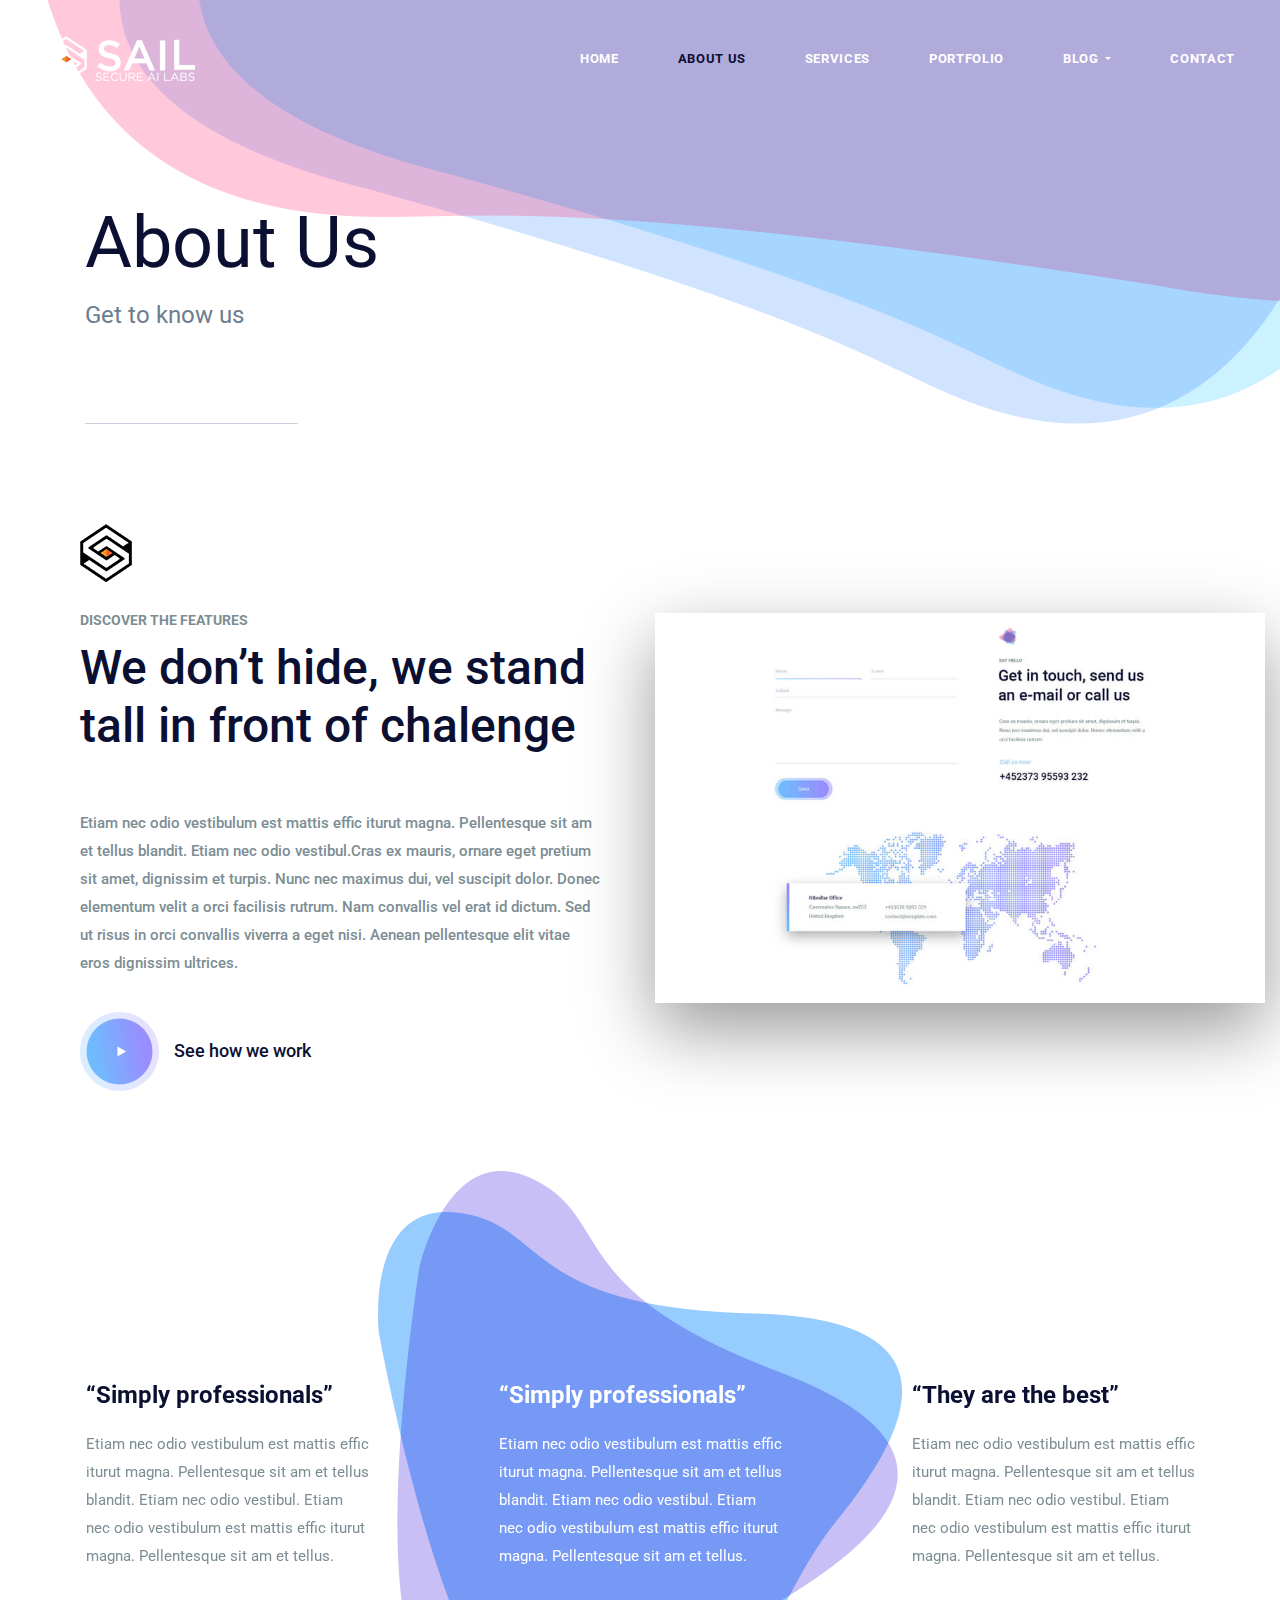
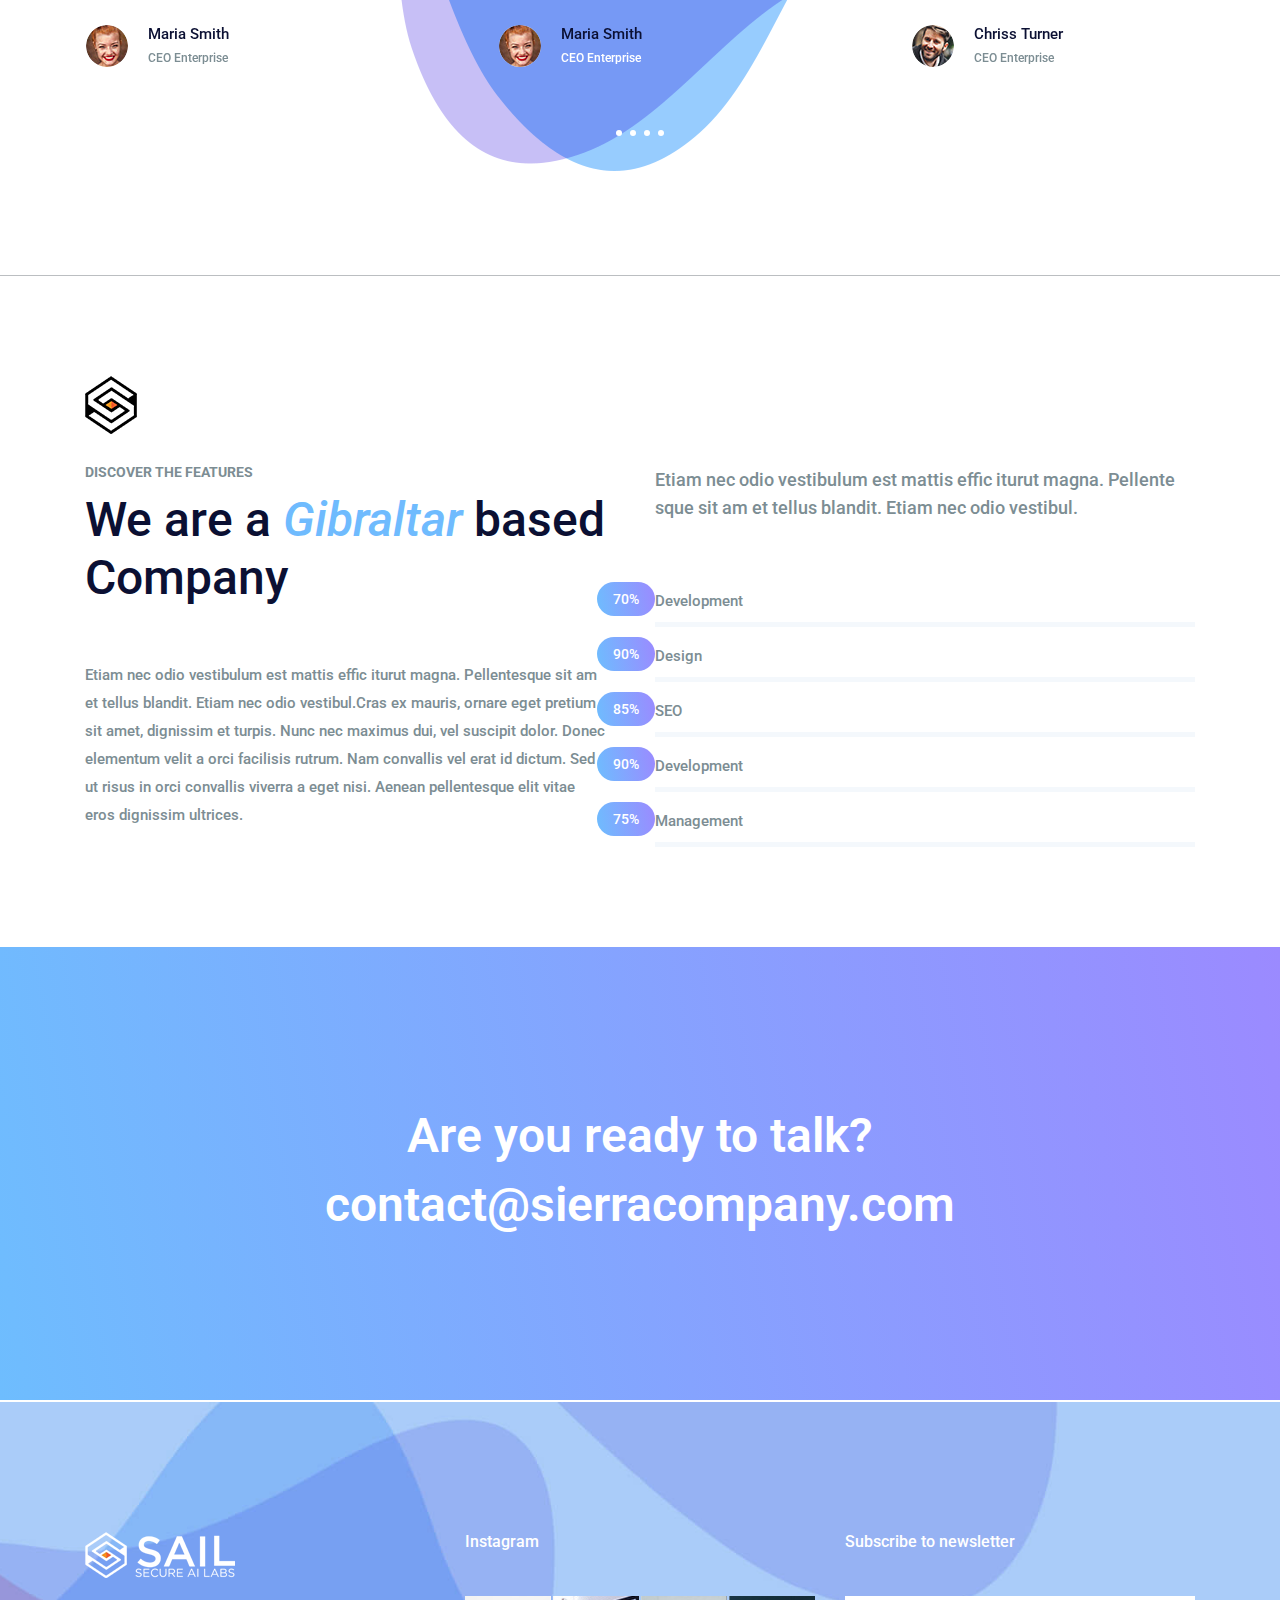
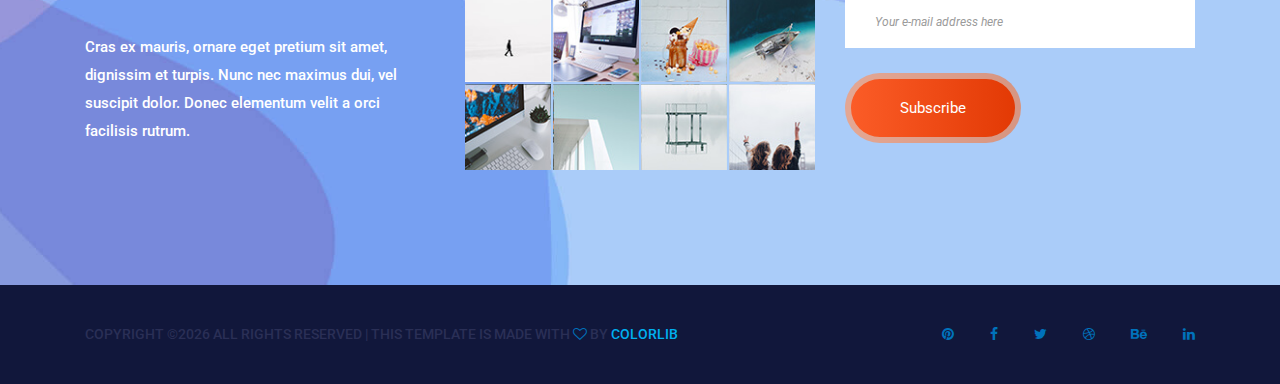
<file: about-us.html>
<!DOCTYPE html>
<html lang="en">
    <head>
        <meta charset="utf-8">
        <meta http-equiv="X-UA-Compatible" content="IE=edge">
        <meta name="viewport" content="width=device-width, initial-scale=1">
        
        <link rel="icon" href="img/fav-icon.png" type="image/x-icon" />
        <!-- The above 3 meta tags *must* come first in the head; any other head content must come *after* these tags -->
        <title>Sierra</title>

        <!-- Icon css link -->
        <link href="css/font-awesome.min.css" rel="stylesheet">
        <!-- Bootstrap -->
        <link href="css/bootstrap.min.css" rel="stylesheet">
        
        <!-- Rev slider css -->
        <link href="vendors/revolution/css/settings.css" rel="stylesheet">
        <link href="vendors/revolution/css/layers.css" rel="stylesheet">
        <link href="vendors/revolution/css/navigation.css" rel="stylesheet">
        
        <!-- Extra plugin css -->
        <link href="vendors/owl-carousel/owl.carousel.min.css" rel="stylesheet">
        <link href="vendors/magnify-popup/magnific-popup.css" rel="stylesheet">
        
        <link href="css/style.css" rel="stylesheet">
        <link href="css/responsive.css" rel="stylesheet">

        <!-- HTML5 shim and Respond.js for IE8 support of HTML5 elements and media queries -->
        <!-- WARNING: Respond.js doesn't work if you view the page via file:// -->
        <!--[if lt IE 9]>
        <script src="https://oss.maxcdn.com/html5shiv/3.7.3/html5shiv.min.js"></script>
        <script src="https://oss.maxcdn.com/respond/1.4.2/respond.min.js"></script>
        <![endif]-->
    </head>
    <body>
        
        <!--================Header Menu Area =================-->
        <header class="main_menu_area">
            <nav class="navbar navbar-expand-lg navbar-light bg-light">
                <a class="navbar-brand" href="#"><img src="img/logo.png" alt=""></a>
                <button class="navbar-toggler" type="button" data-toggle="collapse" data-target="#navbarSupportedContent" aria-controls="navbarSupportedContent" aria-expanded="false" aria-label="Toggle navigation">
                    <span></span>
                    <span></span>
                    <span></span>
                </button>

                <div class="collapse navbar-collapse" id="navbarSupportedContent">
                    <ul class="navbar-nav">
                        <li class="nav-item"><a class="nav-link" href="index.html">Home</a></li>
                        <li class="nav-item active"><a class="nav-link" href="about-us.html">About Us</a></li>
                        <li class="nav-item"><a class="nav-link" href="service.html">Services</a></li>
                        <li class="nav-item"><a class="nav-link" href="portfolio.html">Portfolio</a></li>
                        <li class="nav-item dropdown submenu">
                            <a class="nav-link dropdown-toggle" href="#" id="navbarDropdown" role="button" data-toggle="dropdown" aria-haspopup="true" aria-expanded="false">
                            Blog
                            </a>
                            <ul class="dropdown-menu" aria-labelledby="navbarDropdown">
                                <li class="nav-item"><a class="nav-link" href="blog.html">Blog</a></li>
                                <li class="nav-item"><a class="nav-link" href="single-blog.html">Blog Details</a></li>
                                <li class="nav-item"><a class="nav-link" href="elements.html">Elements</a></li>
                            </ul>
                        </li>
                        <li class="nav-item"><a class="nav-link" href="contact.html">Contact</a></li>
                    </ul>
                </div>
            </nav>
        </header>
        <!--================End Header Menu Area =================-->
        
        <!--================Banner Area =================-->
        <section class="banner_area">
            <div class="container">
                <div class="banner_inner_text">
                    <h2>About Us</h2>
                    <p>Get to know us</p>
                </div>
            </div>
        </section>
        <!--================End Banner Area =================-->
        
        <!--================Challange Area =================-->
        <section class="challange_area p_100">
            <div class="container-fluid">
                <div class="row">
                    <div class="col-lg-6">
                        <div class="challange_text_inner">
                            <div class="l_title">
                                <img src="img/icon/title-icon.png" alt="">
                                <h6>Discover the features</h6>
                                <h2>We don’t hide, we stand tall in front of chalenge</h2>
                            </div>
                            <p>Etiam nec odio vestibulum est mattis effic iturut magna. Pellentesque sit am et tellus blandit. Etiam nec odio vestibul.Cras ex mauris, ornare eget pretium sit amet, dignissim et turpis. Nunc nec maximus dui, vel suscipit dolor. Donec elementum velit a orci facilisis rutrum. Nam convallis vel erat id dictum. Sed ut risus in orci convallis viverra a eget nisi. Aenean pellentesque elit vitae eros dignissim ultrices. </p>
                            <div class="c_video">
                                <a class="popup-youtube" href="https://www.youtube.com/watch?v=62QYQE6k7tg"><img src="img/icon/video-icon.png" alt="">See how we work </a>
                            </div>
                        </div>
                    </div>
                    <div class="col-lg-6 challange_img">
                        <div class="challange_img_inner">
                            <img class="img-fluid" src="img/popup-photo.jpg" alt="">
                        </div>
                    </div>
                </div>
            </div>
        </section>
        <!--================End Challange Area =================-->
        
        <!--================Testimonials Slider Area =================-->
        <section class="testimonials_area">
            <div class="container">
                <div class="testimonials_slider owl-carousel">
                    <div class="item">
                        <div class="testi_item">
                            <h3>“Simply professionals”</h3>
                            <p>Etiam nec odio vestibulum est mattis effic iturut magna. Pellentesque sit am et tellus blandit. Etiam nec odio vestibul. Etiam nec odio vestibulum est mattis effic iturut magna. Pellentesque sit am et tellus.</p>
                            <div class="media">
                                <div class="d-flex">
                                    <img class="rounded-circle" src="img/testimonials/testi-1.jpg" alt="">
                                </div>
                                <div class="media-body">
                                    <h4>Maria Smith</h4>
                                    <h5>CEO Enterprise</h5>
                                </div>
                            </div>
                        </div>
                    </div>
                    <div class="item">
                        <div class="testi_item">
                            <h3>“They are the best”</h3>
                            <p>Etiam nec odio vestibulum est mattis effic iturut magna. Pellentesque sit am et tellus blandit. Etiam nec odio vestibul. Etiam nec odio vestibulum est mattis effic iturut magna. Pellentesque sit am et tellus.</p>
                            <div class="media">
                                <div class="d-flex">
                                    <img class="rounded-circle" src="img/testimonials/testi-2.jpg" alt="">
                                </div>
                                <div class="media-body">
                                    <h4>Chriss Turner</h4>
                                    <h5>CEO Enterprise</h5>
                                </div>
                            </div>
                        </div>
                    </div>
                    <div class="item">
                        <div class="testi_item">
                            <h3>“We just love them”</h3>
                            <p>Etiam nec odio vestibulum est mattis effic iturut magna. Pellentesque sit am et tellus blandit. Etiam nec odio vestibul. Etiam nec odio vestibulum est mattis effic iturut magna. Pellentesque sit am et tellus.</p>
                            <div class="media">
                                <div class="d-flex">
                                    <img class="rounded-circle" src="img/testimonials/testi-3.jpg" alt="">
                                </div>
                                <div class="media-body">
                                    <h4>Julie Smart</h4>
                                    <h5>CEO Enterprise</h5>
                                </div>
                            </div>
                        </div>
                    </div>
                    <div class="item">
                        <div class="testi_item">
                            <h3>“Simply professionals”</h3>
                            <p>Etiam nec odio vestibulum est mattis effic iturut magna. Pellentesque sit am et tellus blandit. Etiam nec odio vestibul. Etiam nec odio vestibulum est mattis effic iturut magna. Pellentesque sit am et tellus.</p>
                            <div class="media">
                                <div class="d-flex">
                                    <img class="rounded-circle" src="img/testimonials/testi-1.jpg" alt="">
                                </div>
                                <div class="media-body">
                                    <h4>Maria Smith</h4>
                                    <h5>CEO Enterprise</h5>
                                </div>
                            </div>
                        </div>
                    </div>
                </div>
            </div>
        </section>
        <!--================End Testimonials Slider Area =================-->
        
        <!--================We Are Company Area =================-->
        <section class="we_company_area p_100">
            <div class="container">
                <div class="row company_inner">
                    <div class="col-lg-6">
                        <div class="left_company_text">
                            <div class="l_title">
                                <img src="img/icon/title-icon.png" alt="">
                                <h6>Discover the features</h6>
                                <h2>We are a <span>Gibraltar</span> based Company</h2>
                            </div>
                            <p>Etiam nec odio vestibulum est mattis effic iturut magna. Pellentesque sit am et tellus blandit. Etiam nec odio vestibul.Cras ex mauris, ornare eget pretium sit amet, dignissim et turpis. Nunc nec maximus dui, vel suscipit dolor. Donec elementum velit a orci facilisis rutrum. Nam convallis vel erat id dictum. Sed ut risus in orci convallis viverra a eget nisi. Aenean pellentesque elit vitae eros dignissim ultrices. </p>
                        </div>
                    </div>
                    <div class="col-lg-6">
                        <div class="company_skill">
                            <p>Etiam nec odio vestibulum est mattis effic iturut magna. Pellente sque sit am et tellus blandit. Etiam nec odio vestibul.</p>
                            <div class="our_skill_inner">
                                <div class="single_skill">
                                    <h3>Development</h3>
                                    <div class="progress" data-value="70">
                                        <div class="progress-bar">
                                            <div class="progress_parcent"><span class="counter">70</span>%</div>
                                        </div>
                                    </div>
                                </div>
                                <div class="single_skill">
                                    <h3>Design</h3>
                                    <div class="progress" data-value="90">
                                        <div class="progress-bar">
                                            <div class="progress_parcent"><span class="counter">90</span>%</div>
                                        </div>
                                    </div>
                                </div>
                                <div class="single_skill">
                                    <h3>SEO</h3>
                                    <div class="progress" data-value="85">
                                        <div class="progress-bar">
                                            <div class="progress_parcent"><span class="counter">85</span>%</div>
                                        </div>
                                    </div>
                                </div>
                                <div class="single_skill">
                                    <h3>Development</h3>
                                    <div class="progress" data-value="90">
                                        <div class="progress-bar">
                                            <div class="progress_parcent"><span class="counter">90</span>%</div>
                                        </div>
                                    </div>
                                </div>
                                <div class="single_skill">
                                    <h3>Management</h3>
                                    <div class="progress" data-value="75">
                                        <div class="progress-bar">
                                            <div class="progress_parcent"><span class="counter">75</span>%</div>
                                        </div>
                                    </div>
                                </div>
                            </div>
                        </div>
                    </div>
                </div>
            </div>
        </section>
        <!--================End We Are Company Area =================-->
        
        <!--================End We Are Company Area =================-->
        <section class="talk_area">
            <div class="container">
                <div class="talk_text">
                    <h4>Are you ready to talk?</h4>
                    <a href="mailto:contact@sierracompany.com">contact@sierracompany.com</a>
                </div>
            </div>
        </section>
        <!--================End We Are Company Area =================-->
        
        <!--================Footer Area =================-->
        <footer class="footr_area">
            <div class="footer_widget_area">
                <div class="container">
                    <div class="row footer_widget_inner">
                        <div class="col-lg-4 col-sm-6">
                            <aside class="f_widget f_about_widget">
                                <img src="img/footer-logo.png" alt="">
                                <p>Cras ex mauris, ornare eget pretium sit amet, dignissim et turpis. Nunc nec maximus dui, vel suscipit dolor. Donec elementum velit a orci facilisis rutrum.</p>
                            </aside>
                        </div>
                        <div class="col-lg-4 col-sm-6">
                            <aside class="f_widget f_insta_widget">
                                <div class="f_title">
                                    <h3>Instagram</h3>
                                </div>
                                <ul>
                                    <li><a href="#"><img src="img/instagram/ins-1.jpg" alt=""></a></li>
                                    <li><a href="#"><img src="img/instagram/ins-2.jpg" alt=""></a></li>
                                    <li><a href="#"><img src="img/instagram/ins-3.jpg" alt=""></a></li>
                                    <li><a href="#"><img src="img/instagram/ins-4.jpg" alt=""></a></li>
                                    <li><a href="#"><img src="img/instagram/ins-5.jpg" alt=""></a></li>
                                    <li><a href="#"><img src="img/instagram/ins-6.jpg" alt=""></a></li>
                                    <li><a href="#"><img src="img/instagram/ins-7.jpg" alt=""></a></li>
                                    <li><a href="#"><img src="img/instagram/ins-8.jpg" alt=""></a></li>
                                </ul>
                            </aside>
                        </div>
                        <div class="col-lg-4 col-sm-6">
                            <aside class="f_widget f_subs_widget">
                                <div class="f_title">
                                    <h3>Subscribe to newsletter</h3>
                                </div>
                                <div class="input-group">
                                    <input type="text" class="form-control" placeholder="Your e-mail address here" aria-label="Your e-mail address here">
                                    <span class="input-group-btn">
                                        <button class="btn btn-secondary submit_btn" type="button">Subscribe</button>
                                    </span>
                                </div>
                            </aside>
                        </div>
                    </div>
                </div>
            </div>
            <div class="footer_copyright">
                <div class="container">
                    <div class="float-sm-left">
                        <h5><!-- Link back to Colorlib can't be removed. Template is licensed under CC BY 3.0. -->
Copyright &copy;<script>document.write(new Date().getFullYear());</script> All rights reserved | This template is made with <i class="fa fa-heart-o" aria-hidden="true"></i> by <a href="https://colorlib.com" target="_blank">Colorlib</a>
<!-- Link back to Colorlib can't be removed. Template is licensed under CC BY 3.0. --></h5>
                    </div>
                    <div class="float-sm-right">
                        <ul>
                            <li><a href="#"><i class="fa fa-pinterest"></i></a></li>
                            <li><a href="#"><i class="fa fa-facebook"></i></a></li>
                            <li><a href="#"><i class="fa fa-twitter"></i></a></li>
                            <li><a href="#"><i class="fa fa-dribbble"></i></a></li>
                            <li><a href="#"><i class="fa fa-behance"></i></a></li>
                            <li><a href="#"><i class="fa fa-linkedin"></i></a></li>
                        </ul>
                    </div>
                </div>
            </div>
        </footer>
        <!--================End Footer Area =================-->
        
        
        
        
        <!-- jQuery (necessary for Bootstrap's JavaScript plugins) -->
        <script src="js/jquery-3.2.1.min.js"></script>
        <!-- Include all compiled plugins (below), or include individual files as needed -->
        <script src="js/popper.min.js"></script>
        <script src="js/bootstrap.min.js"></script>
        <!-- Rev slider js -->
        <script src="vendors/revolution/js/jquery.themepunch.tools.min.js"></script>
        <script src="vendors/revolution/js/jquery.themepunch.revolution.min.js"></script>
        <script src="vendors/revolution/js/extensions/revolution.extension.actions.min.js"></script>
        <script src="vendors/revolution/js/extensions/revolution.extension.video.min.js"></script>
        <script src="vendors/revolution/js/extensions/revolution.extension.slideanims.min.js"></script>
        <script src="vendors/revolution/js/extensions/revolution.extension.layeranimation.min.js"></script>
        <script src="vendors/revolution/js/extensions/revolution.extension.navigation.min.js"></script>
        <script src="vendors/revolution/js/extensions/revolution.extension.slideanims.min.js"></script>
        <!-- Extra plugin css -->
        <script src="vendors/counterup/jquery.waypoints.min.js"></script>
        <script src="vendors/counterup/jquery.counterup.min.js"></script> 
        <script src="vendors/counterup/apear.js"></script>
        <script src="vendors/counterup/countto.js"></script>
        <script src="vendors/owl-carousel/owl.carousel.min.js"></script>
        <script src="vendors/magnify-popup/jquery.magnific-popup.min.js"></script>
        <script src="js/smoothscroll.js"></script>
        
        <script src="js/theme.js"></script>
    </body>
</html>
</file>
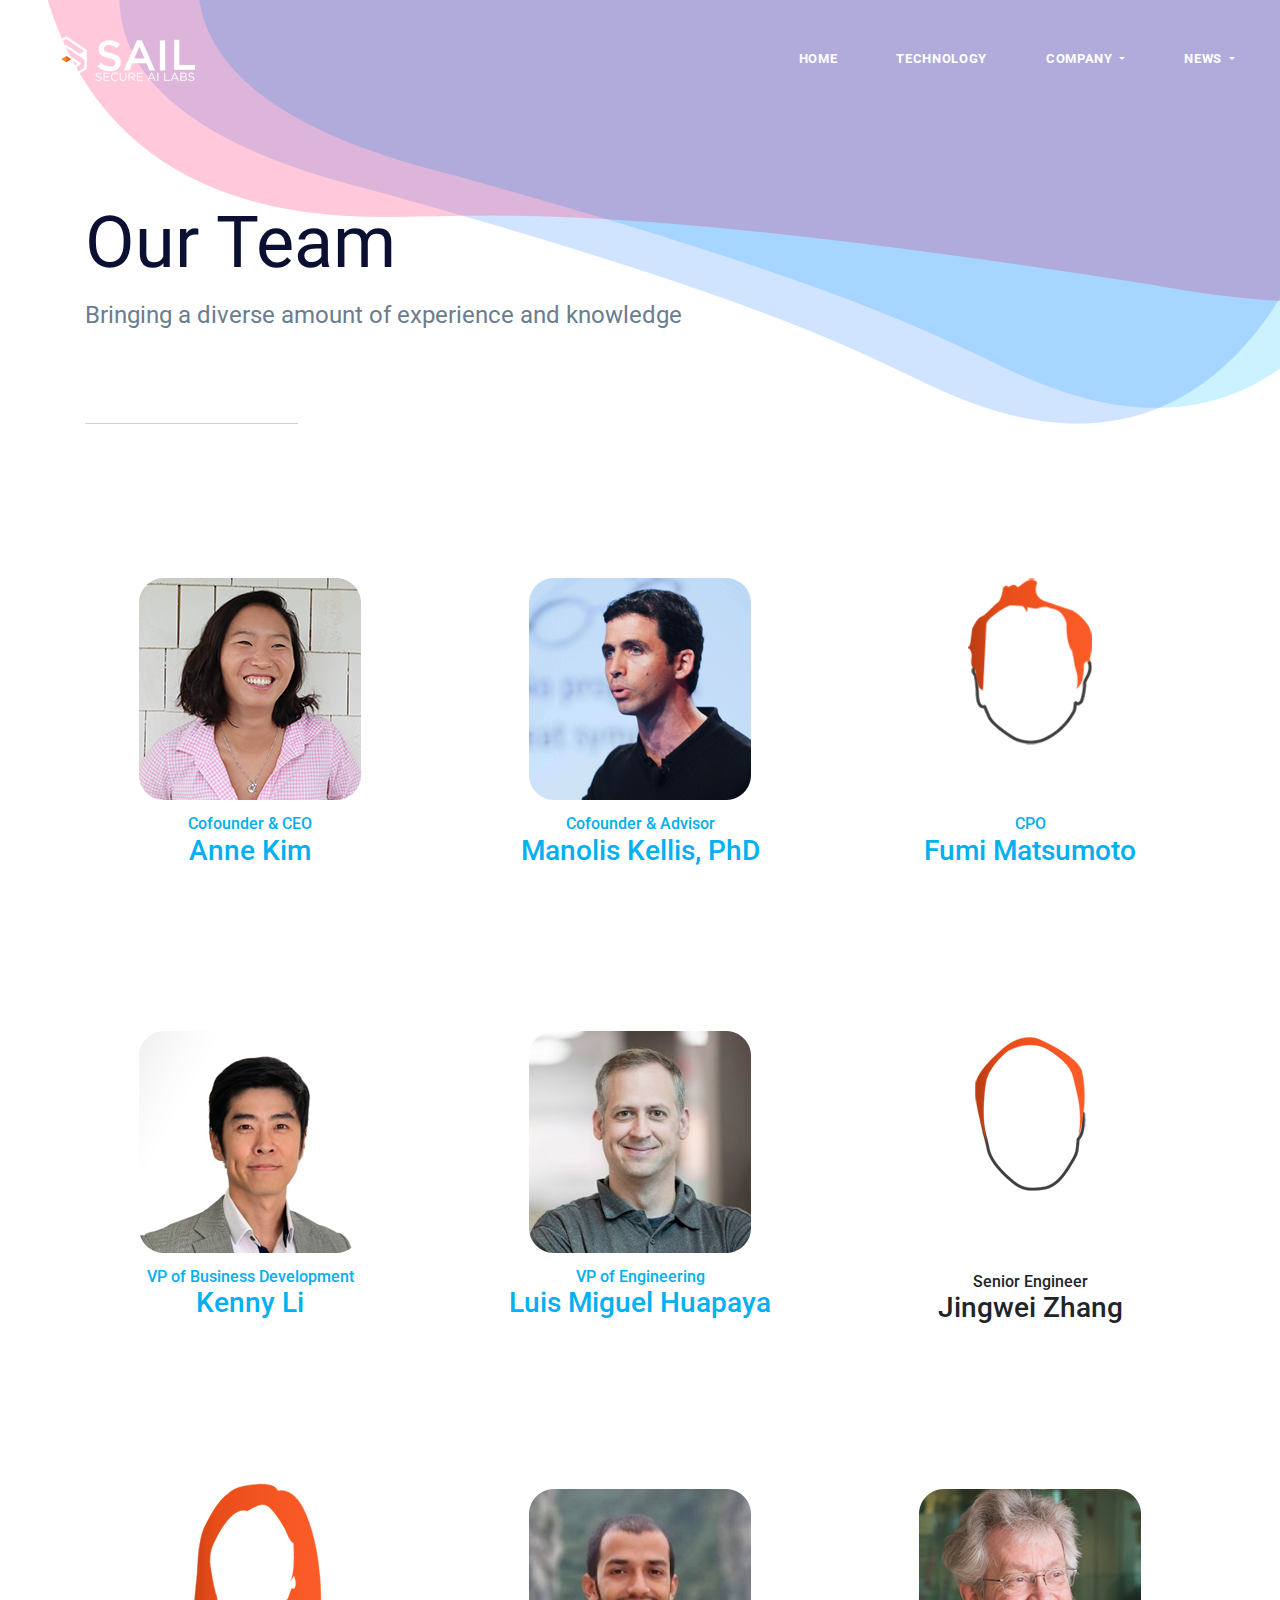
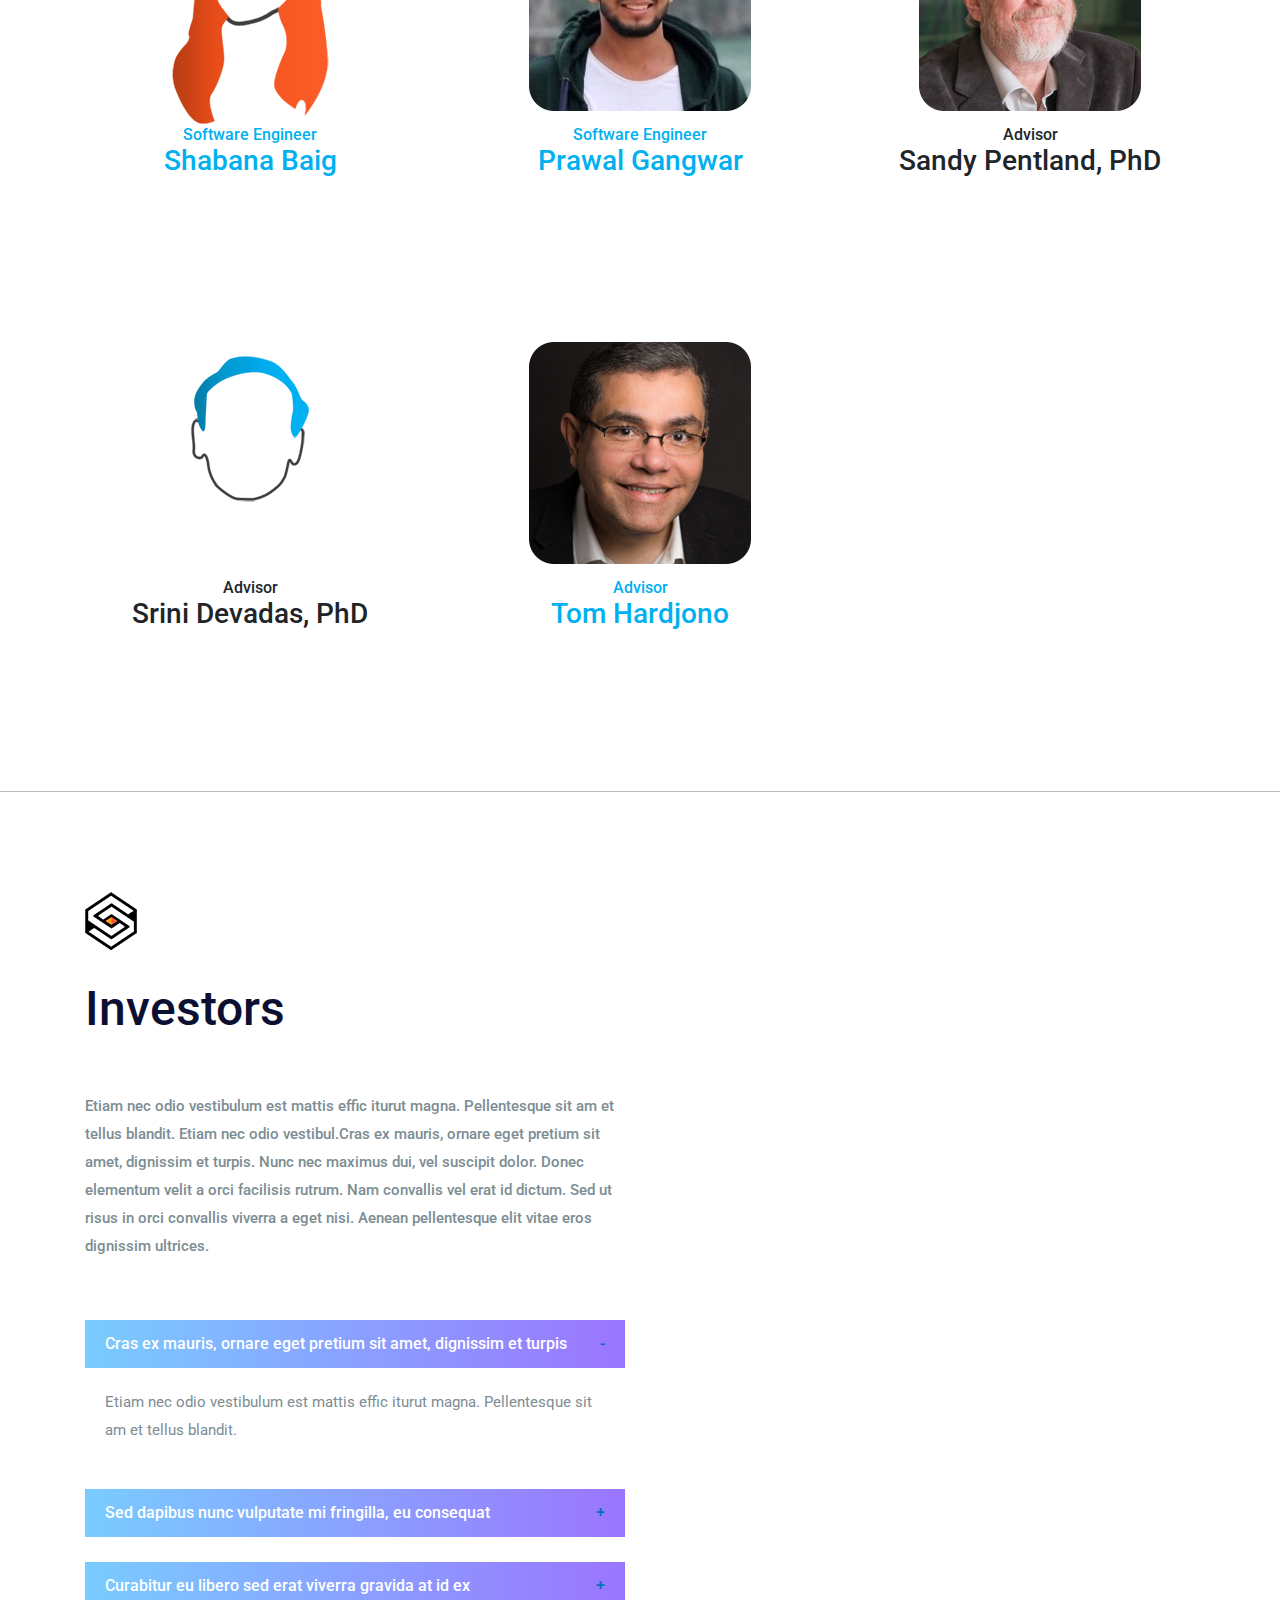
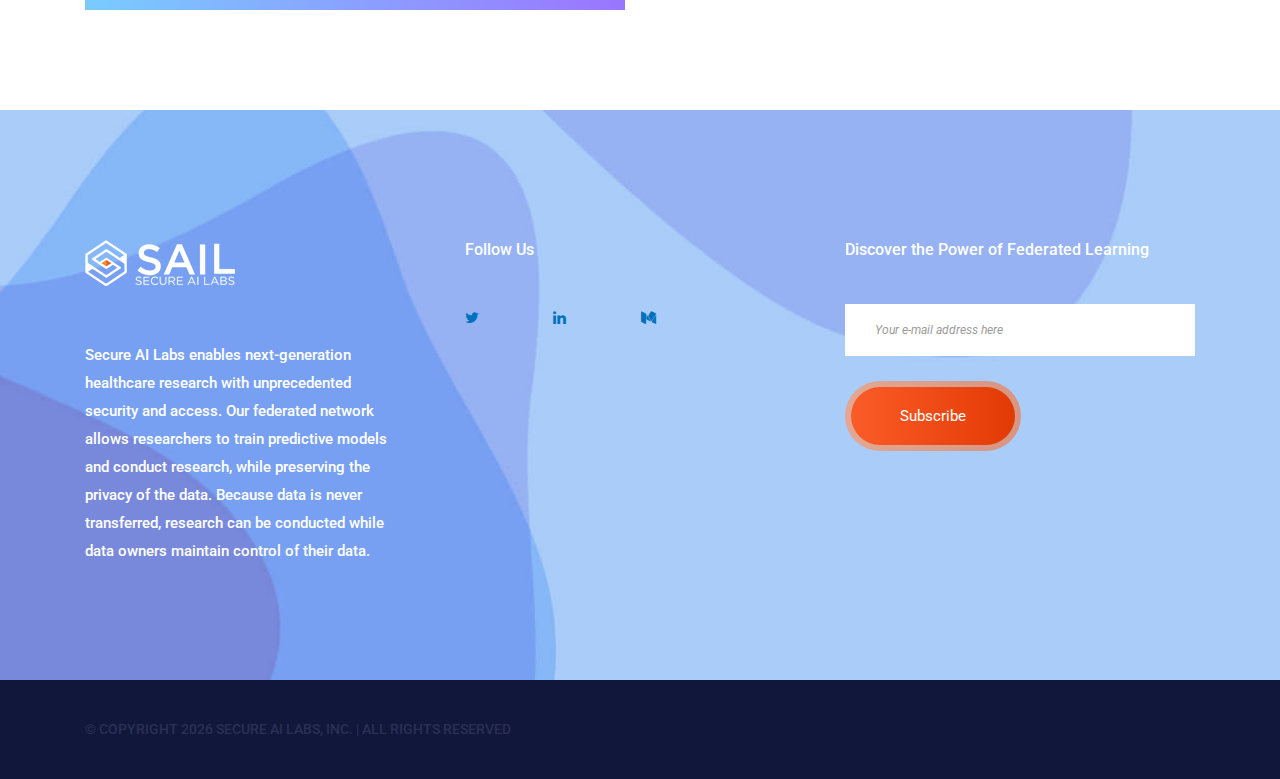
<file: about.html>
<!DOCTYPE html>
<html lang="en">
    <head>
        <meta charset="utf-8">
        <meta http-equiv="X-UA-Compatible" content="IE=edge">
        <meta name="viewport" content="width=device-width, initial-scale=1">
        
        <link rel="icon" href="img/favicon.ico" type="image/x-icon" />
        <!-- The above 3 meta tags *must* come first in the head; any other head content must come *after* these tags -->
        <title>Secure AI Labs | The Secure Healthcare Data Network</title>

        <!-- Icon css link -->
        <link href="css/font-awesome.min.css" rel="stylesheet">
        <!-- Bootstrap -->
        <link href="css/bootstrap.min.css" rel="stylesheet">
        
        <!-- Rev slider css -->
        <link href="vendors/revolution/css/settings.css" rel="stylesheet">
        <link href="vendors/revolution/css/layers.css" rel="stylesheet">
        <link href="vendors/revolution/css/navigation.css" rel="stylesheet">
        
        <!-- Extra plugin css -->
        <link href="vendors/owl-carousel/owl.carousel.min.css" rel="stylesheet">
        
        <link href="css/style.css" rel="stylesheet">
        <link href="css/responsive.css" rel="stylesheet">

        <!-- HTML5 shim and Respond.js for IE8 support of HTML5 elements and media queries -->
        <!-- WARNING: Respond.js doesn't work if you view the page via file:// -->
        <!--[if lt IE 9]>
        <script src="https://oss.maxcdn.com/html5shiv/3.7.3/html5shiv.min.js"></script>
        <script src="https://oss.maxcdn.com/respond/1.4.2/respond.min.js"></script>
        <![endif]-->
    </head>
    <body>
        
        <!--================Header Menu Area =================-->
        <header class="main_menu_area">
            <nav class="navbar navbar-expand-lg navbar-light bg-light">
                <a class="navbar-brand" href="index.html"><img src="img/logo.png" alt=""></a>
                <button class="navbar-toggler" type="button" data-toggle="collapse" data-target="#navbarSupportedContent" aria-controls="navbarSupportedContent" aria-expanded="false" aria-label="Toggle navigation">
                    <span></span>
                    <span></span>
                    <span></span>
                </button>

                <div class="collapse navbar-collapse" id="navbarSupportedContent">
                    <ul class="navbar-nav">
                        <li class="nav-item"><a class="nav-link" href="index.html">Home</a></li>
                        <li class="nav-item"><a class="nav-link" href="technology.html">Technology</a></li>
                        <!--<li class="nav-item"><a class="nav-link" href="portfolio.html">Solutions</a></li>-->
                        <li class="nav-item dropdown submenu">
                            <a class="nav-link dropdown-toggle" href="#" id="navbarDropdown" role="button" data-toggle="dropdown" aria-haspopup="true" aria-expanded="false">
                            Company
                            </a>
                            <ul class="dropdown-menu" aria-labelledby="navbarDropdown">
                                <li class="nav-item active"><a class="nav-link" href="about.html">About</a></li>
                                <li class="nav-item"><a class="nav-link" href="https://angel.co/company/secure-ai-labs/jobs" target="_blank">Careers</a></li>
                                <li class="nav-item"><a class="nav-link" href="index.html#contact">Contact</a></li>
                            </ul>
                        </li>
                        <li class="nav-item dropdown submenu">
                            <a class="nav-link dropdown-toggle" href="#" id="navbarDropdown" role="button" data-toggle="dropdown" aria-haspopup="true" aria-expanded="false">
                            News
                            </a>
                            <ul class="dropdown-menu" aria-labelledby="navbarDropdown">
                                <li class="nav-item"><a class="nav-link" href="https://medium.com/secure-ai-labs" target="_blank">Blog</a></li>
                                <!--<li class="nav-item"><a class="nav-link" href="elements.html">Recent News</a></li>-->
                            </ul>
                        </li>
                    </ul>
                </div>
            </nav>
        </header>
        <!--================End Header Menu Area =================-->
        
        <!--================Banner Area =================-->
        <section class="banner_area">
            <div class="container">
                <div class="banner_inner_text">
                    <h2>Our Team</h2>
                    <p>Bringing a diverse amount of experience and knowledge</p>
                </div>
            </div>
        </section>
        <!--================End Banner Area =================-->
        
        <!--================End Banner Area =================-->
        <section class="service_feature">
            <div class="container padded-bottom">
                <div class="row feature_inner">
                    <div class="col-lg-4 col-sm-6">
                        <a href="https://www.linkedin.com/in/herroannekim/" target="_blank" class="profile" >
                            <div class="feature_item">
                                <img src="img/team/people/anne.png">
                                <h6>Cofounder & CEO</h6>
                                <h3>Anne Kim</h3>
                            </div>
                        </a>
                    </div>
                    <div class="col-lg-4 col-sm-6">
                        <a href="https://www.linkedin.com/in/manolis-kellis-11495622/" target="_blank" class="profile" >
                            <div class="feature_item">
                                    <img src="img/team/people/manolis.png">
                                    <h6>Cofounder & Advisor</h6>
                                    <h3>Manolis Kellis, PhD</h3>
                            </div>
                        </a>
                    </div>
                    <div class="col-lg-4 col-sm-6">
                        <a href="https://www.linkedin.com/in/fumimatsumoto/" target="_blank" class="profile" >
                            <div class="feature_item">
                                <img src="img/team/people/fumi.png">
                                <h6>CPO</h6>
                                <h3>Fumi Matsumoto</h3>
                            </div>
                        </a>
                    </div>
                    <div class="col-lg-4 col-sm-6">
                        <a href="https://www.linkedin.com/in/kennymuli/" target="_blank" class="profile" >
                            <div class="feature_item">
                                <img src="img/team/people/kenny.png">
                                <h6>VP of Business Development</h6>
                                <h3>Kenny Li</h3>
                            </div>
                        </a>
                    </div>
                    <div class="col-lg-4 col-sm-6">
                        <a href="https://www.linkedin.com/in/luis-miguel-huapaya-2ab18a1/" target="_blank" class="profile" >
                            <div class="feature_item">
                                <img src="img/team/people/luis.png">
                                <h6>VP of Engineering</h6>
                                <h3>Luis Miguel Huapaya</h3>
                            </div>
                        </a>
                    </div>
                    <div class="col-lg-4 col-sm-6">
                        <div class="feature_item">
                            <img src="img/team/people/jingwei.png">
                            <h6>Senior Engineer</h6>
                            <h3>Jingwei Zhang</h3>
                        </div>
                    </div>
                    <div class="col-lg-4 col-sm-6">
                        <a href="https://www.linkedin.com/in/shabana-akhtar-baig-518036111/" target="_blank" class="profile" >
                            <div class="feature_item">
                                <img src="img/team/people/shabana.png">
                                <h6>Software Engineer</h6>
                                <h3>Shabana Baig</h3>
                            </div>
                        </a>
                    </div>
                    <div class="col-lg-4 col-sm-6">
                        <a href="https://www.linkedin.com/in/prawalgangwar/" target="_blank" class="profile" >
                            <div class="feature_item">
                                <img src="img/team/people/prawal.png">
                                <h6>Software Engineer</h6>
                                <h3>Prawal Gangwar</h3>
                            </div>
                        </a>
                    </div>
                    <div class="col-lg-4 col-sm-6">
                        <div class="feature_item">
                            <img src="img/team/people/sandy.png">
                            <h6>Advisor</h6>
                            <h3>Sandy Pentland, PhD</h3>
                        </div>
                    </div>
                    <div class="col-lg-4 col-sm-6">
                        <div class="feature_item">
                            <img src="img/team/people/srini.png">
                            <h6>Advisor</h6>
                            <h3>Srini Devadas, PhD</h3>
                        </div>
                    </div>
                    <div class="col-lg-4 col-sm-6">
                        <a href="https://www.linkedin.com/in/hardjono/" target="_blank" class="profile" >
                            <div class="feature_item">
                                <img src="img/team/people/tom.png">
                                <h6>Advisor</h6>
                                <h3>Tom Hardjono</h3>
                            </div>
                        </a>
                    </div>
                </div>
            </div>
        </section>
        <!--================End Banner Area =================-->
        
        <!--================Service Solution Area =================-->
        <section class="service_solution_area p_100">
            <div class="container">
                <div class="row s_solution_inner">
                    <div class="col-lg-6">
                        <div class="s_solution_item">
                            <div class="l_title">
                                <img src="img/icon/title-icon.png" alt="">
                                <h2>Investors</h2>
                            </div>
                            <p>Etiam nec odio vestibulum est mattis effic iturut magna. Pellentesque sit am et tellus blandit. Etiam nec odio vestibul.Cras ex mauris, ornare eget pretium sit amet, dignissim et turpis. Nunc nec maximus dui, vel suscipit dolor. Donec elementum velit a orci facilisis rutrum. Nam convallis vel erat id dictum. Sed ut risus in orci convallis viverra a eget nisi. Aenean pellentesque elit vitae eros dignissim ultrices. </p>
                            <div id="accordion" role="tablist" class="solution_collaps">
                                <div class="card">
                                    <div class="card-header" role="tab" id="headingOne">
                                        <h5 class="mb-0">
                                            <a data-toggle="collapse" href="#collapseOne" aria-expanded="true" aria-controls="collapseOne">
                                            Cras ex mauris, ornare eget pretium sit amet, dignissim et turpis
                                            <i class="minus">-</i>
                                            <i class="plus">+</i>
                                            </a>
                                        </h5>
                                    </div>

                                    <div id="collapseOne" class="collapse show" role="tabpanel" aria-labelledby="headingOne" data-parent="#accordion">
                                        <div class="card-body">
                                            <p>Etiam nec odio vestibulum est mattis effic iturut magna. Pellentesque sit am et tellus blandit. </p>
                                        </div>
                                    </div>
                                </div>
                                <div class="card">
                                    <div class="card-header" role="tab" id="headingTwo">
                                        <h5 class="mb-0">
                                            <a class="collapsed" data-toggle="collapse" href="#collapseTwo" aria-expanded="false" aria-controls="collapseTwo">
                                            Sed dapibus nunc vulputate mi fringilla, eu consequat
                                            <i class="minus">-</i>
                                            <i class="plus">+</i>
                                            </a>
                                        </h5>
                                    </div>
                                    <div id="collapseTwo" class="collapse" role="tabpanel" aria-labelledby="headingTwo" data-parent="#accordion">
                                        <div class="card-body">
                                            <p>Etiam nec odio vestibulum est mattis effic iturut magna. Pellentesque sit am et tellus blandit. </p>
                                        </div>
                                    </div>
                                </div>
                                <div class="card">
                                    <div class="card-header" role="tab" id="headingThree">
                                        <h5 class="mb-0">
                                            <a class="collapsed" data-toggle="collapse" href="#collapseThree" aria-expanded="false" aria-controls="collapseThree">
                                            Curabitur eu libero sed erat viverra gravida at id ex
                                            <i class="minus">-</i>
                                            <i class="plus">+</i>
                                            </a>
                                        </h5>
                                    </div>
                                    <div id="collapseThree" class="collapse" role="tabpanel" aria-labelledby="headingThree" data-parent="#accordion">
                                        <div class="card-body">
                                            <p>Etiam nec odio vestibulum est mattis effic iturut magna. Pellentesque sit am et tellus blandit. </p>
                                        </div>
                                    </div>
                                </div>
                            </div>
                        </div>
                    </div>
                </div>
            </div>
        </section>
        <!--================End Service Solution Area =================-->
        
        <!--================Footer Area =================-->
        <footer class="footr_area">
            <div class="footer_widget_area">
                <div class="container">
                    <div class="row footer_widget_inner">
                        <div class="col-lg-4 col-sm-6">
                            <aside class="f_widget f_about_widget">
                                <img src="img/footer-logo.png" alt="">
                                <p>Secure AI Labs enables next-generation healthcare research with unprecedented security and access. Our federated network allows researchers to train predictive models and conduct research, while preserving the privacy of the data. Because data is never transferred, research can be conducted while data owners maintain control of their data.</p>
                            </aside>
                        </div>
                        <div class="col-lg-4 col-sm-6">
                            <aside class="f_widget f_insta_widget">
                                <div class="f_title">
                                    <h3>Follow Us</h3>
                                </div>
                                
                        <ul>
                            <li><a href="#"><i class="fa fa-twitter"></i></a></li>
                            <li><a href="#"><i class="fa fa-linkedin"></i></a></li>
                            <li><a href="#"><i class="fa fa-medium"></i></a></li>
                        </ul>
                            </aside>
                        </div>
                        <div class="col-lg-4 col-sm-6">
                            <aside class="f_widget f_subs_widget">
                                <div class="f_title">
                                    <h3>Discover the Power of Federated Learning</h3>
                                </div>
                                <div class="input-group">
                                    <input type="text" class="form-control" placeholder="Your e-mail address here" aria-label="Your e-mail address here">
                                    <span class="input-group-btn">
                                        <button class="btn btn-secondary submit_btn" type="button">Subscribe</button>
                                    </span>
                                </div>
                            </aside>
                        </div>
                    </div>
                </div>
            </div>
            <div class="footer_copyright">
                <div class="container">
                    <div class="float-sm-left">
                        <h5>&copy; Copyright <script>document.write(new Date().getFullYear());</script> Secure AI Labs, Inc. | All rights reserved </h5>
                    </div>
                </div>
            </div>
        </footer>
        <!--================End Footer Area =================-->
        
        
        
        
        <!-- jQuery (necessary for Bootstrap's JavaScript plugins) -->
        <script src="js/jquery-3.2.1.min.js"></script>
        <!-- Include all compiled plugins (below), or include individual files as needed -->
        <script src="js/popper.min.js"></script>
        <script src="js/bootstrap.min.js"></script>
        <!-- Rev slider js -->
        <script src="vendors/revolution/js/jquery.themepunch.tools.min.js"></script>
        <script src="vendors/revolution/js/jquery.themepunch.revolution.min.js"></script>
        <script src="vendors/revolution/js/extensions/revolution.extension.actions.min.js"></script>
        <script src="vendors/revolution/js/extensions/revolution.extension.video.min.js"></script>
        <script src="vendors/revolution/js/extensions/revolution.extension.slideanims.min.js"></script>
        <script src="vendors/revolution/js/extensions/revolution.extension.layeranimation.min.js"></script>
        <script src="vendors/revolution/js/extensions/revolution.extension.navigation.min.js"></script>
        <script src="vendors/revolution/js/extensions/revolution.extension.slideanims.min.js"></script>
        <!-- Extra plugin css -->
        <script src="vendors/counterup/jquery.waypoints.min.js"></script>
        <script src="vendors/counterup/jquery.counterup.min.js"></script> 
        <script src="vendors/counterup/apear.js"></script>
        <script src="vendors/counterup/countto.js"></script>
        <script src="vendors/owl-carousel/owl.carousel.min.js"></script>
        <script src="vendors/magnify-popup/jquery.magnific-popup.min.js"></script>
        <script src="js/smoothscroll.js"></script>
        
        <script src="js/theme.js"></script>
    </body>
</html>
</file>
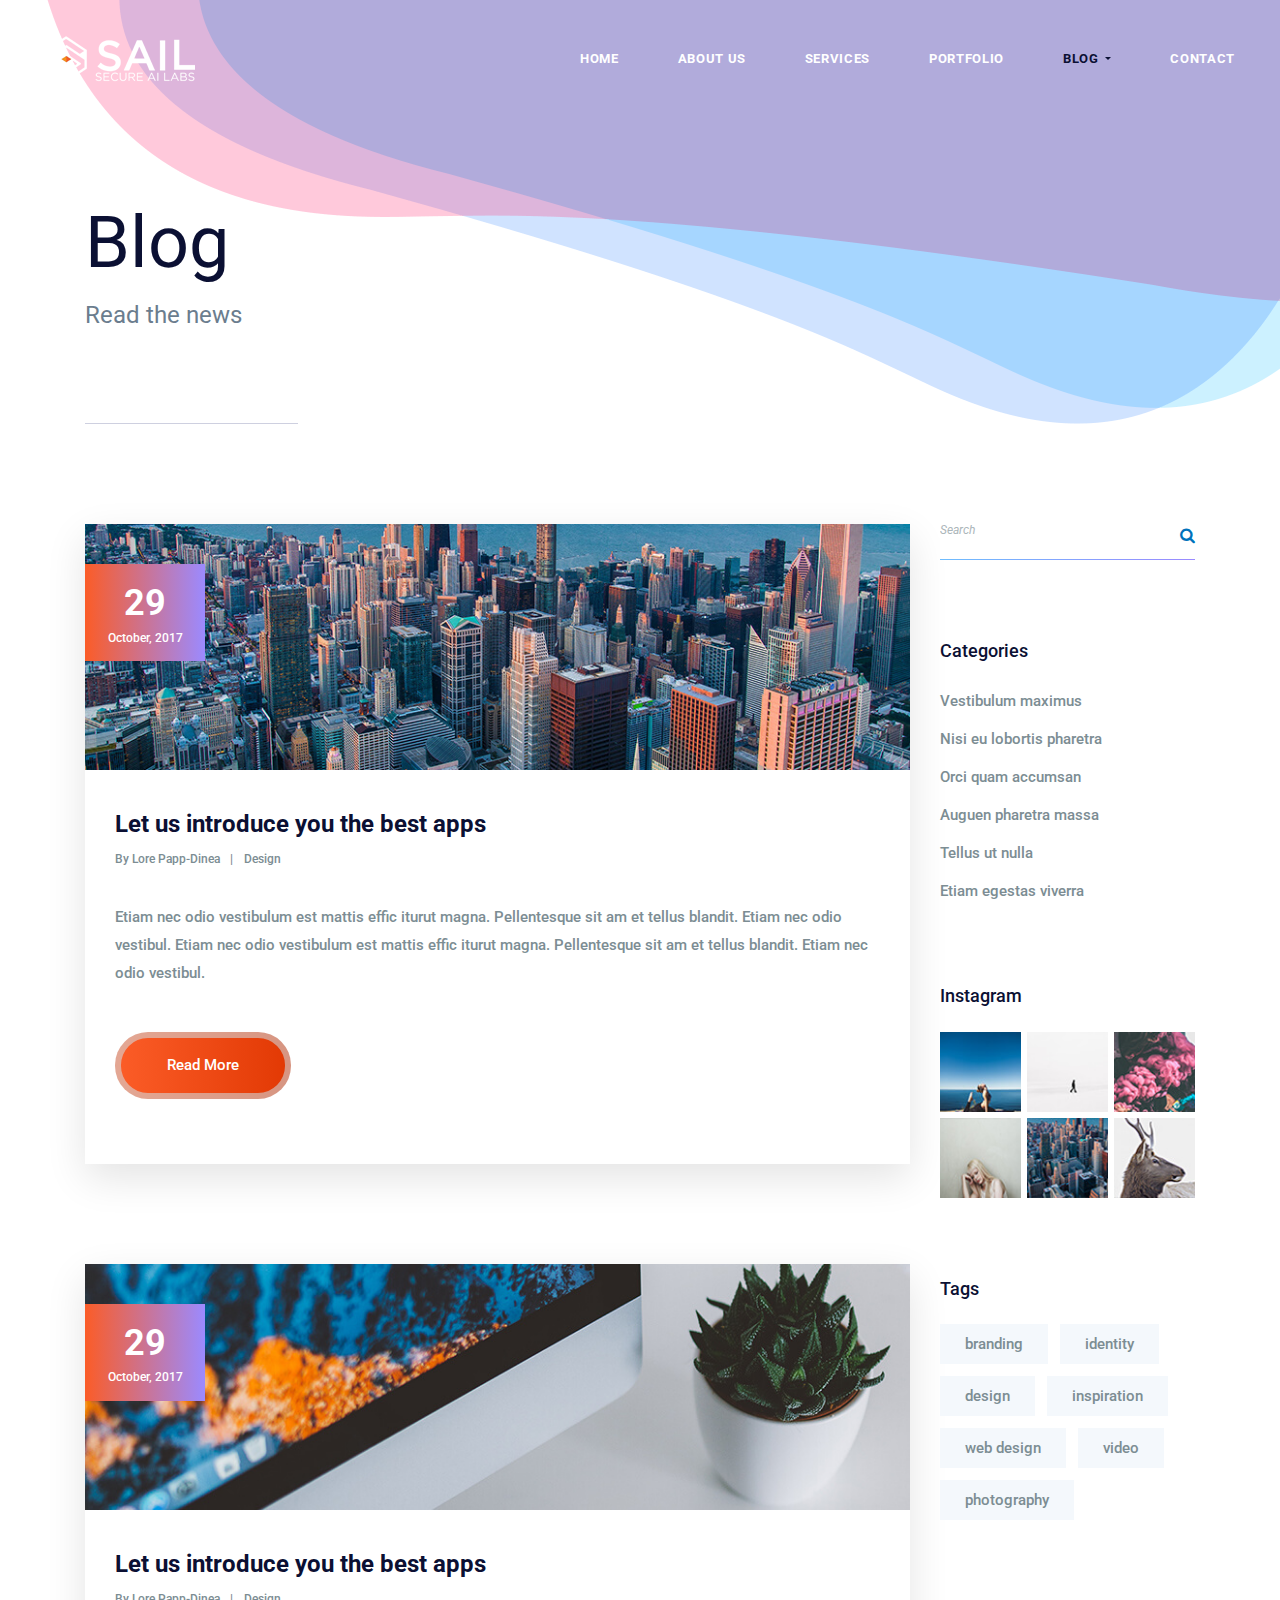
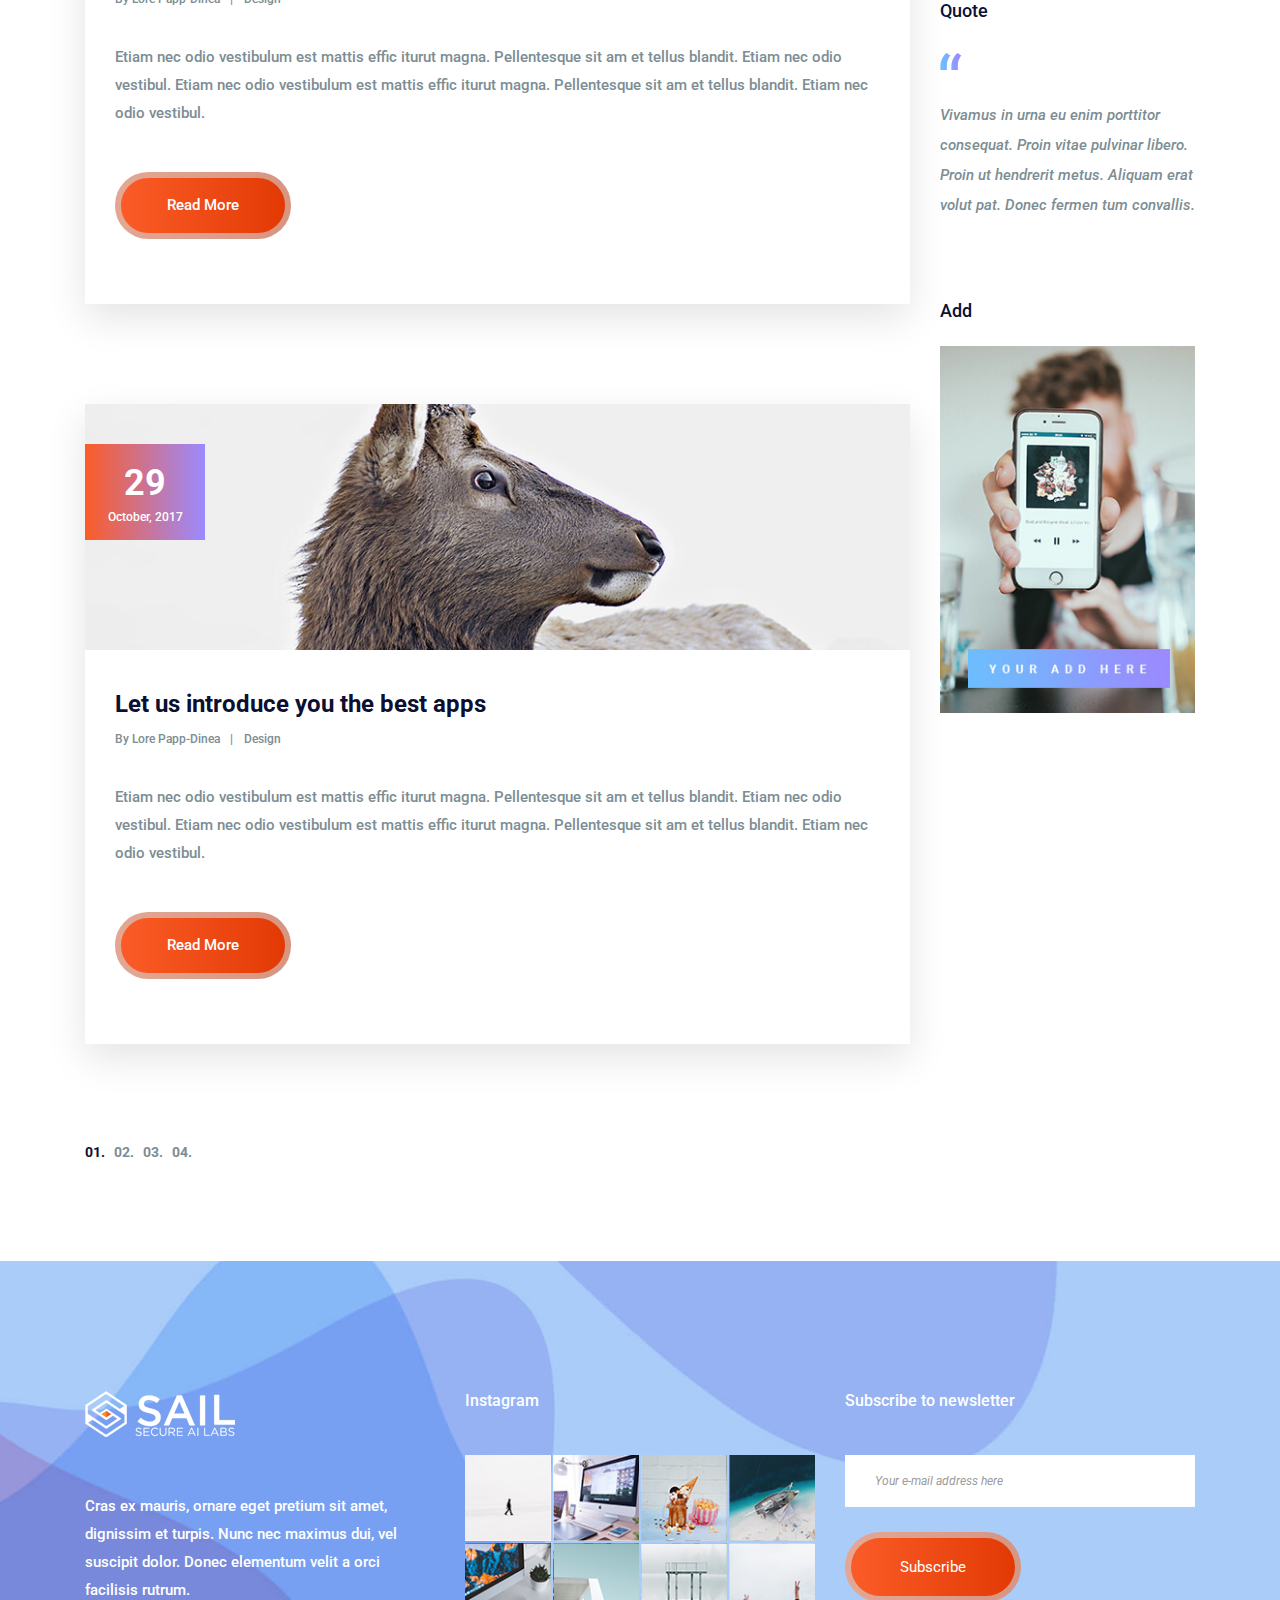
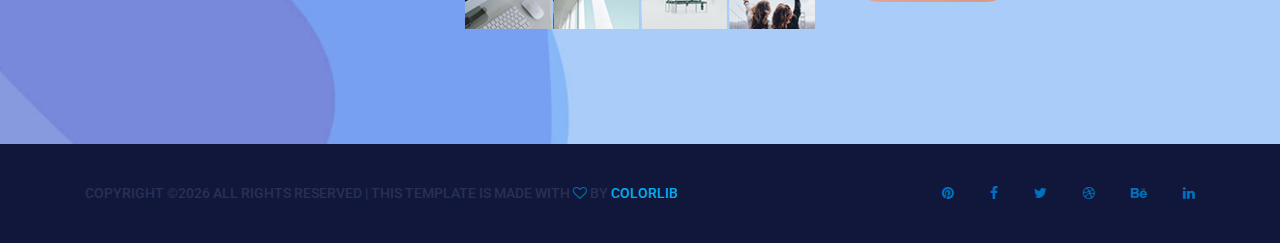
<file: blog.html>
<!DOCTYPE html>
<html lang="en">
    <head>
        <meta charset="utf-8">
        <meta http-equiv="X-UA-Compatible" content="IE=edge">
        <meta name="viewport" content="width=device-width, initial-scale=1">
        
        <link rel="icon" href="img/fav-icon.png" type="image/x-icon" />
        <!-- The above 3 meta tags *must* come first in the head; any other head content must come *after* these tags -->
        <title>Sierra</title>

        <!-- Icon css link -->
        <link href="css/font-awesome.min.css" rel="stylesheet">
        <!-- Bootstrap -->
        <link href="css/bootstrap.min.css" rel="stylesheet">
        
        <!-- Rev slider css -->
        <link href="vendors/revolution/css/settings.css" rel="stylesheet">
        <link href="vendors/revolution/css/layers.css" rel="stylesheet">
        <link href="vendors/revolution/css/navigation.css" rel="stylesheet">
        
        <!-- Extra plugin css -->
        <link href="vendors/owl-carousel/owl.carousel.min.css" rel="stylesheet">
        <link href="vendors/magnify-popup/magnific-popup.css" rel="stylesheet">
        
        
        <link href="css/style.css" rel="stylesheet">
        <link href="css/responsive.css" rel="stylesheet">

        <!-- HTML5 shim and Respond.js for IE8 support of HTML5 elements and media queries -->
        <!-- WARNING: Respond.js doesn't work if you view the page via file:// -->
        <!--[if lt IE 9]>
        <script src="https://oss.maxcdn.com/html5shiv/3.7.3/html5shiv.min.js"></script>
        <script src="https://oss.maxcdn.com/respond/1.4.2/respond.min.js"></script>
        <![endif]-->
    </head>
    <body>
        
        <!--================Header Menu Area =================-->
        <header class="main_menu_area">
            <nav class="navbar navbar-expand-lg navbar-light bg-light">
                <a class="navbar-brand" href="#"><img src="img/logo.png" alt=""></a>
                <button class="navbar-toggler" type="button" data-toggle="collapse" data-target="#navbarSupportedContent" aria-controls="navbarSupportedContent" aria-expanded="false" aria-label="Toggle navigation">
                    <span></span>
                    <span></span>
                    <span></span>
                </button>

                <div class="collapse navbar-collapse" id="navbarSupportedContent">
                    <ul class="navbar-nav">
                        <li class="nav-item"><a class="nav-link" href="index.html">Home</a></li>
                        <li class="nav-item"><a class="nav-link" href="about-us.html">About Us</a></li>
                        <li class="nav-item"><a class="nav-link" href="service.html">Services</a></li>
                        <li class="nav-item"><a class="nav-link" href="portfolio.html">Portfolio</a></li>
                        <li class="nav-item dropdown submenu active">
                            <a class="nav-link dropdown-toggle" href="#" id="navbarDropdown" role="button" data-toggle="dropdown" aria-haspopup="true" aria-expanded="false">
                            Blog
                            </a>
                            <ul class="dropdown-menu" aria-labelledby="navbarDropdown">
                                <li class="nav-item"><a class="nav-link" href="blog.html">Blog</a></li>
                                <li class="nav-item"><a class="nav-link" href="single-blog.html">Blog Details</a></li>
                                <li class="nav-item"><a class="nav-link" href="elements.html">Elements</a></li>
                            </ul>
                        </li>
                        <li class="nav-item"><a class="nav-link" href="contact.html">Contact</a></li>
                    </ul>
                </div>
            </nav>
        </header>
        <!--================End Header Menu Area =================-->
        
        <!--================Banner Area =================-->
        <section class="banner_area">
            <div class="container">
                <div class="banner_inner_text">
                    <h2>Blog</h2>
                    <p>Read the news</p>
                </div>
            </div>
        </section>
        <!--================End Banner Area =================-->
        
        <!--================Blog Main Area =================-->
        <section class="blog_main_area p_100">
            <div class="container">
                <div class="row">
                    <div class="col-lg-9">
                        <div class="blog_main_inner">
                            <div class="blog_main_item">
                                <div class="blog_img">
                                    <img class="img-fluid" src="img/blog/blog-1.jpg" alt="">
                                    <div class="blog_date">
                                        <h4>29</h4>
                                        <h5>October, 2017</h5>
                                    </div>
                                </div>
                                <div class="blog_text">
                                    <a href="#"><h4>Let us introduce you the best apps</h4></a>
                                    <div class="blog_author">
                                        <a href="#">By Lore Papp-Dinea</a>
                                        <a href="#">Design</a>
                                    </div>
                                    <p>Etiam nec odio vestibulum est mattis effic iturut magna. Pellentesque sit am et tellus blandit. Etiam nec odio vestibul. Etiam nec odio vestibulum est mattis effic iturut magna. Pellentesque sit am et tellus blandit. Etiam nec odio vestibul. </p>
                                    <a class="more_btn" href="#">Read More</a>
                                </div>
                            </div>
                            <div class="blog_main_item">
                                <div class="blog_img">
                                    <img class="img-fluid" src="img/blog/blog-2.jpg" alt="">
                                    <div class="blog_date">
                                        <h4>29</h4>
                                        <h5>October, 2017</h5>
                                    </div>
                                </div>
                                <div class="blog_text">
                                    <a href="#"><h4>Let us introduce you the best apps</h4></a>
                                    <div class="blog_author">
                                        <a href="#">By Lore Papp-Dinea</a>
                                        <a href="#">Design</a>
                                    </div>
                                    <p>Etiam nec odio vestibulum est mattis effic iturut magna. Pellentesque sit am et tellus blandit. Etiam nec odio vestibul. Etiam nec odio vestibulum est mattis effic iturut magna. Pellentesque sit am et tellus blandit. Etiam nec odio vestibul. </p>
                                    <a class="more_btn" href="#">Read More</a>
                                </div>
                            </div>
                            <div class="blog_main_item">
                                <div class="blog_img">
                                    <img class="img-fluid" src="img/blog/blog-3.jpg" alt="">
                                    <div class="blog_date">
                                        <h4>29</h4>
                                        <h5>October, 2017</h5>
                                    </div>
                                </div>
                                <div class="blog_text">
                                    <a href="#"><h4>Let us introduce you the best apps</h4></a>
                                    <div class="blog_author">
                                        <a href="#">By Lore Papp-Dinea</a>
                                        <a href="#">Design</a>
                                    </div>
                                    <p>Etiam nec odio vestibulum est mattis effic iturut magna. Pellentesque sit am et tellus blandit. Etiam nec odio vestibul. Etiam nec odio vestibulum est mattis effic iturut magna. Pellentesque sit am et tellus blandit. Etiam nec odio vestibul. </p>
                                    <a class="more_btn" href="#">Read More</a>
                                </div>
                            </div>
                        </div>
                    </div>
                    <div class="col-lg-3">
                        <div class="blog_right_sidebar">
                            <aside class="r_widget search_widget">
                                <div class="input-group">
                                    <input type="text" class="form-control" placeholder="Search" aria-label="Search">
                                    <span class="input-group-btn">
                                        <button class="btn btn-secondary" type="button"><i class="fa fa-search"></i></button>
                                    </span>
                                </div>
                            </aside>
                            <aside class="r_widget categories_widget">
                                <div class="r_w_title">
                                    <h3>Categories</h3>
                                </div>
                                <ul>
                                    <li><a href="#">Vestibulum maximus</a></li>
                                    <li><a href="#">Nisi eu lobortis pharetra</a></li>
                                    <li><a href="#">Orci quam accumsan</a></li>
                                    <li><a href="#">Auguen pharetra massa</a></li>
                                    <li><a href="#">Tellus ut nulla</a></li>
                                    <li><a href="#"> Etiam egestas viverra </a></li>
                                </ul>
                            </aside>
                            <aside class="r_widget insta_widget">
                                <div class="r_w_title">
                                    <h3>Instagram</h3>
                                </div>
                                <ul>
                                    <li><a href="https://www.instagram.com/?hl=en">
                                        <img class="img-fluid" src="img/instagram/right-instagram/r-in-1.jpg" alt="">
                                    </a></li>
                                    <li><a href="https://www.instagram.com/?hl=en">
                                        <img class="img-fluid" src="img/instagram/right-instagram/r-in-2.jpg" alt="">
                                    </a></li>
                                    <li><a href="https://www.instagram.com/?hl=en">
                                        <img class="img-fluid" src="img/instagram/right-instagram/r-in-3.jpg" alt="">
                                    </a></li>
                                    <li><a href="https://www.instagram.com/?hl=en">
                                        <img class="img-fluid" src="img/instagram/right-instagram/r-in-4.jpg" alt="">
                                    </a></li>
                                    <li><a href="https://www.instagram.com/?hl=en">
                                        <img class="img-fluid" src="img/instagram/right-instagram/r-in-5.jpg" alt="">
                                    </a></li>
                                    <li><a href="https://www.instagram.com/?hl=en">
                                        <img class="img-fluid" src="img/instagram/right-instagram/r-in-6.jpg" alt="">
                                    </a></li>
                                </ul>
                            </aside>
                            <aside class="r_widget tag_widget">
                                <div class="r_w_title">
                                    <h3>Tags</h3>
                                </div>
                                <ul>
                                    <li><a href="#">branding</a></li>
                                    <li><a href="#">identity</a></li>
                                    <li><a href="#">design</a></li>
                                    <li><a href="#">inspiration</a></li>
                                    <li><a href="#">web design</a></li>
                                    <li><a href="#">video</a></li>
                                    <li><a href="#">photography</a></li>
                                </ul>
                            </aside>
                            <aside class="r_widget quote_widget">
                                <div class="r_w_title">
                                    <h3>Quote</h3>
                                </div>
                                <img src="img/icon/quote-icon.png" alt="">
                                <p>Vivamus in urna eu enim porttitor consequat. Proin vitae pulvinar libero. Proin ut hendrerit metus. Aliquam erat volut pat. Donec fermen tum convallis.</p>
                            </aside>
                            <aside class="r_widget add_widget">
                                <div class="r_w_title">
                                    <h3>Add</h3>
                                </div>
                                <img class="img-fluid" src="img/add.jpg" alt="">
                            </aside>
                        </div>
                    </div>
                </div>
                <nav aria-label="Page navigation example" class="pagination_area">
                    <ul class="pagination">
                        <li class="page-item active"><a class="page-link" href="#">01.</a></li>
                        <li class="page-item"><a class="page-link" href="#">02.</a></li>
                        <li class="page-item"><a class="page-link" href="#">03.</a></li>
                        <li class="page-item"><a class="page-link" href="#">04.</a></li>
                    </ul>
                </nav>
            </div>
        </section>
        <!--================End Blog Main Area =================-->
        
        <!--================Footer Area =================-->
        <footer class="footr_area">
            <div class="footer_widget_area">
                <div class="container">
                    <div class="row footer_widget_inner">
                        <div class="col-lg-4 col-sm-6">
                            <aside class="f_widget f_about_widget">
                                <img src="img/footer-logo.png" alt="">
                                <p>Cras ex mauris, ornare eget pretium sit amet, dignissim et turpis. Nunc nec maximus dui, vel suscipit dolor. Donec elementum velit a orci facilisis rutrum.</p>
                            </aside>
                        </div>
                        <div class="col-lg-4 col-sm-6">
                            <aside class="f_widget f_insta_widget">
                                <div class="f_title">
                                    <h3>Instagram</h3>
                                </div>
                                <ul>
                                    <li><a href="#"><img src="img/instagram/ins-1.jpg" alt=""></a></li>
                                    <li><a href="#"><img src="img/instagram/ins-2.jpg" alt=""></a></li>
                                    <li><a href="#"><img src="img/instagram/ins-3.jpg" alt=""></a></li>
                                    <li><a href="#"><img src="img/instagram/ins-4.jpg" alt=""></a></li>
                                    <li><a href="#"><img src="img/instagram/ins-5.jpg" alt=""></a></li>
                                    <li><a href="#"><img src="img/instagram/ins-6.jpg" alt=""></a></li>
                                    <li><a href="#"><img src="img/instagram/ins-7.jpg" alt=""></a></li>
                                    <li><a href="#"><img src="img/instagram/ins-8.jpg" alt=""></a></li>
                                </ul>
                            </aside>
                        </div>
                        <div class="col-lg-4 col-sm-6">
                            <aside class="f_widget f_subs_widget">
                                <div class="f_title">
                                    <h3>Subscribe to newsletter</h3>
                                </div>
                                <div class="input-group">
                                    <input type="text" class="form-control" placeholder="Your e-mail address here" aria-label="Your e-mail address here">
                                    <span class="input-group-btn">
                                        <button class="btn btn-secondary submit_btn" type="button">Subscribe</button>
                                    </span>
                                </div>
                            </aside>
                        </div>
                    </div>
                </div>
            </div>
            <div class="footer_copyright">
                <div class="container">
                    <div class="float-sm-left">
                        <h5><!-- Link back to Colorlib can't be removed. Template is licensed under CC BY 3.0. -->
Copyright &copy;<script>document.write(new Date().getFullYear());</script> All rights reserved | This template is made with <i class="fa fa-heart-o" aria-hidden="true"></i> by <a href="https://colorlib.com" target="_blank">Colorlib</a>
<!-- Link back to Colorlib can't be removed. Template is licensed under CC BY 3.0. --></h5>
                    </div>
                    <div class="float-sm-right">
                        <ul>
                            <li><a href="#"><i class="fa fa-pinterest"></i></a></li>
                            <li><a href="#"><i class="fa fa-facebook"></i></a></li>
                            <li><a href="#"><i class="fa fa-twitter"></i></a></li>
                            <li><a href="#"><i class="fa fa-dribbble"></i></a></li>
                            <li><a href="#"><i class="fa fa-behance"></i></a></li>
                            <li><a href="#"><i class="fa fa-linkedin"></i></a></li>
                        </ul>
                    </div>
                </div>
            </div>
        </footer>
        <!--================End Footer Area =================-->
        
        
        
        
        <!-- jQuery (necessary for Bootstrap's JavaScript plugins) -->
        <script src="js/jquery-3.2.1.min.js"></script>
        <!-- Include all compiled plugins (below), or include individual files as needed -->
        <script src="js/popper.min.js"></script>
        <script src="js/bootstrap.min.js"></script>
        <!-- Rev slider js -->
        <script src="vendors/revolution/js/jquery.themepunch.tools.min.js"></script>
        <script src="vendors/revolution/js/jquery.themepunch.revolution.min.js"></script>
        <script src="vendors/revolution/js/extensions/revolution.extension.actions.min.js"></script>
        <script src="vendors/revolution/js/extensions/revolution.extension.video.min.js"></script>
        <script src="vendors/revolution/js/extensions/revolution.extension.slideanims.min.js"></script>
        <script src="vendors/revolution/js/extensions/revolution.extension.layeranimation.min.js"></script>
        <script src="vendors/revolution/js/extensions/revolution.extension.navigation.min.js"></script>
        <script src="vendors/revolution/js/extensions/revolution.extension.slideanims.min.js"></script>
        <!-- Extra plugin css -->
        <script src="vendors/counterup/jquery.waypoints.min.js"></script>
        <script src="vendors/counterup/jquery.counterup.min.js"></script> 
        <script src="vendors/counterup/apear.js"></script>
        <script src="vendors/counterup/countto.js"></script>
        <script src="vendors/owl-carousel/owl.carousel.min.js"></script>
        <script src="vendors/magnify-popup/jquery.magnific-popup.min.js"></script>
        <script src="js/smoothscroll.js"></script>
        <script src="vendors/circle-bar/circle-progress.min.js"></script>
        <script src="vendors/circle-bar/plugins.js"></script>
        <script src="vendors/isotope/imagesloaded.pkgd.min.js"></script>
        <script src="vendors/isotope/isotope.pkgd.min.js"></script>
        
        <script src="js/circle-active.js"></script>
        <script src="js/theme.js"></script>
    </body>
</html>
</file>
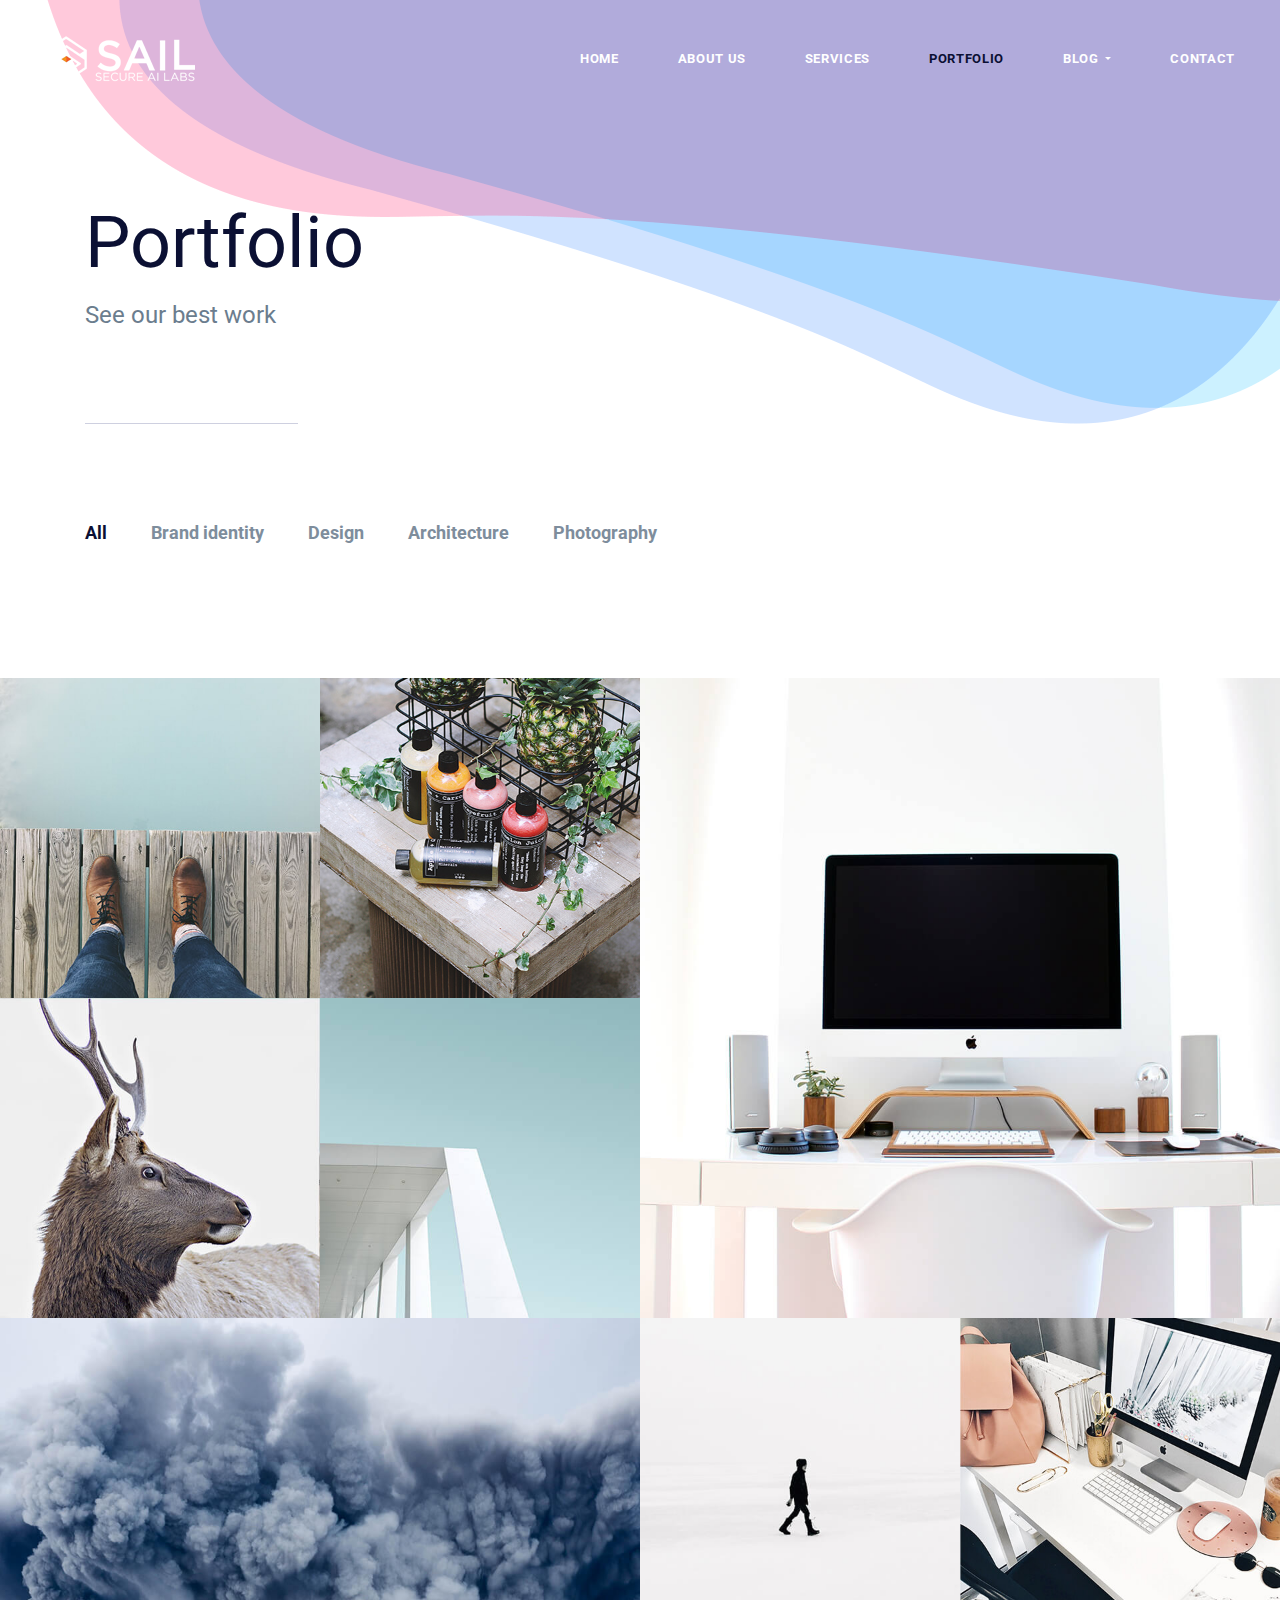
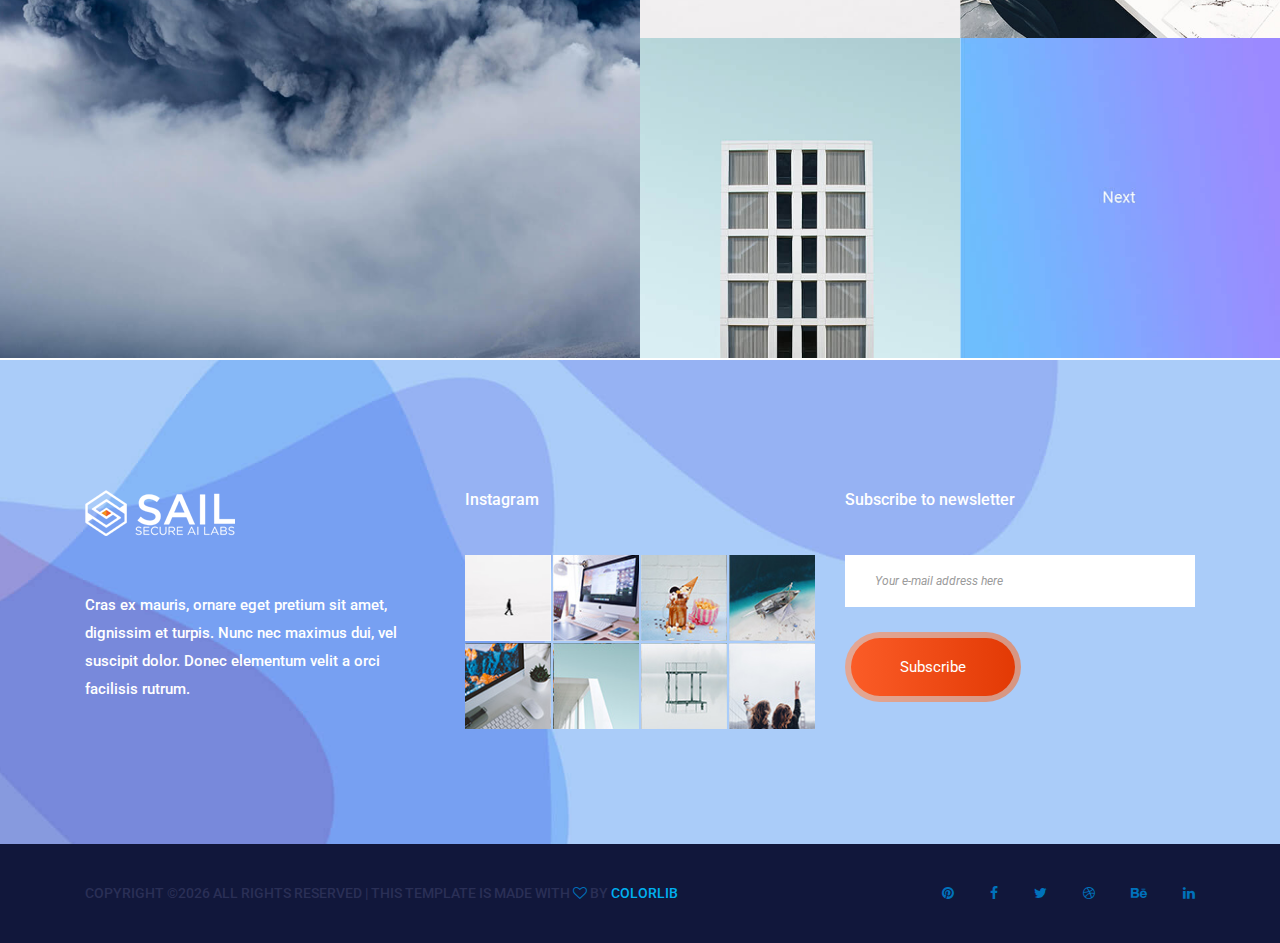
<file: portfolio.html>
<!DOCTYPE html>
<html lang="en">
    <head>
        <meta charset="utf-8">
        <meta http-equiv="X-UA-Compatible" content="IE=edge">
        <meta name="viewport" content="width=device-width, initial-scale=1">
        
        <link rel="icon" href="img/fav-icon.png" type="image/x-icon" />
        <!-- The above 3 meta tags *must* come first in the head; any other head content must come *after* these tags -->
        <title>Sierra</title>

        <!-- Icon css link -->
        <link href="css/font-awesome.min.css" rel="stylesheet">
        <!-- Bootstrap -->
        <link href="css/bootstrap.min.css" rel="stylesheet">
        
        <!-- Rev slider css -->
        <link href="vendors/revolution/css/settings.css" rel="stylesheet">
        <link href="vendors/revolution/css/layers.css" rel="stylesheet">
        <link href="vendors/revolution/css/navigation.css" rel="stylesheet">
        
        <!-- Extra plugin css -->
        <link href="vendors/owl-carousel/owl.carousel.min.css" rel="stylesheet">
        <link href="vendors/magnify-popup/magnific-popup.css" rel="stylesheet">
        
        
        <link href="css/style.css" rel="stylesheet">
        <link href="css/responsive.css" rel="stylesheet">

        <!-- HTML5 shim and Respond.js for IE8 support of HTML5 elements and media queries -->
        <!-- WARNING: Respond.js doesn't work if you view the page via file:// -->
        <!--[if lt IE 9]>
        <script src="https://oss.maxcdn.com/html5shiv/3.7.3/html5shiv.min.js"></script>
        <script src="https://oss.maxcdn.com/respond/1.4.2/respond.min.js"></script>
        <![endif]-->
    </head>
    <body>
        
        <!--================Header Menu Area =================-->
        <header class="main_menu_area">
            <nav class="navbar navbar-expand-lg navbar-light bg-light">
                <a class="navbar-brand" href="#"><img src="img/logo.png" alt=""></a>
                <button class="navbar-toggler" type="button" data-toggle="collapse" data-target="#navbarSupportedContent" aria-controls="navbarSupportedContent" aria-expanded="false" aria-label="Toggle navigation">
                    <span></span>
                    <span></span>
                    <span></span>
                </button>

                <div class="collapse navbar-collapse" id="navbarSupportedContent">
                    <ul class="navbar-nav">
                        <li class="nav-item"><a class="nav-link" href="index.html">Home</a></li>
                        <li class="nav-item"><a class="nav-link" href="about-us.html">About Us</a></li>
                        <li class="nav-item"><a class="nav-link" href="service.html">Services</a></li>
                        <li class="nav-item active"><a class="nav-link" href="portfolio.html">Portfolio</a></li>
                        <li class="nav-item dropdown submenu">
                            <a class="nav-link dropdown-toggle" href="#" id="navbarDropdown" role="button" data-toggle="dropdown" aria-haspopup="true" aria-expanded="false">
                            Blog
                            </a>
                            <ul class="dropdown-menu" aria-labelledby="navbarDropdown">
                                <li class="nav-item"><a class="nav-link" href="blog.html">Blog</a></li>
                                <li class="nav-item"><a class="nav-link" href="single-blog.html">Blog Details</a></li>
                                <li class="nav-item"><a class="nav-link" href="elements.html">Elements</a></li>
                            </ul>
                        </li>
                        <li class="nav-item"><a class="nav-link" href="contact.html">Contact</a></li>
                    </ul>
                </div>
            </nav>
        </header>
        <!--================End Header Menu Area =================-->
        
        <!--================Banner Area =================-->
        <section class="banner_area">
            <div class="container">
                <div class="banner_inner_text">
                    <h2>Portfolio</h2>
                    <p>See our best work</p>
                </div>
            </div>
        </section>
        <!--================End Banner Area =================-->
        
        <!--================Portfolio Area =================-->
        <section class="portfolio_area">
            <div class="container">
                <div class="portfolio_filter">
                    <ul>
                        <li class="active" data-filter="*"><a href="#">All</a></li>
                        <li data-filter=".brand"><a href="#">Brand identity</a></li>
                        <li data-filter=".design"><a href="#">Design</a></li>
                        <li data-filter=".arc"><a href="#">Architecture</a></li>
                        <li data-filter=".photo"><a href="#">Photography</a></li>
                    </ul>
                </div>
            </div>
            <div class="ms_portfolio_inner">
                <div class="ms_p_item wd_25 brand arc photo">
                    <img src="img/portfolio/ms-portfolio/ms-p-1.jpg" alt="">
                </div>
                <div class="ms_p_item wd_25 brand arc photo">
                    <img src="img/portfolio/ms-portfolio/ms-p-2.jpg" alt="">
                </div>
                <div class="ms_p_item wd_50 brand">
                    <img src="img/portfolio/ms-portfolio/ms-p-3.jpg" alt="">
                </div>
                <div class="ms_p_item wd_25 brand arc photo">
                    <img src="img/portfolio/ms-portfolio/ms-p-4.jpg" alt="">
                </div>
                <div class="ms_p_item wd_25 brand arc photo">
                    <img src="img/portfolio/ms-portfolio/ms-p-5.jpg" alt="">
                </div>
                <div class="ms_p_item wd_50">
                    <img src="img/portfolio/ms-portfolio/ms-p-6.jpg" alt="">
                </div>
                <div class="ms_p_item wd_25 design arc">
                    <img src="img/portfolio/ms-portfolio/ms-p-7.jpg" alt="">
                </div>
                <div class="ms_p_item wd_25 design arc">
                    <img src="img/portfolio/ms-portfolio/ms-p-8.jpg" alt="">
                </div>
                <div class="ms_p_item wd_25 design arc">
                    <img src="img/portfolio/ms-portfolio/ms-p-9.jpg" alt="">
                </div>
                <div class="ms_p_item wd_25 design arc">
                    <img src="img/portfolio/ms-portfolio/ms-p-10.jpg" alt="">
                </div>
            </div>
        </section>
        <!--================End Portfolio Area =================-->
        
        <!--================Footer Area =================-->
        <footer class="footr_area">
            <div class="footer_widget_area">
                <div class="container">
                    <div class="row footer_widget_inner">
                        <div class="col-lg-4 col-sm-6">
                            <aside class="f_widget f_about_widget">
                                <img src="img/footer-logo.png" alt="">
                                <p>Cras ex mauris, ornare eget pretium sit amet, dignissim et turpis. Nunc nec maximus dui, vel suscipit dolor. Donec elementum velit a orci facilisis rutrum.</p>
                            </aside>
                        </div>
                        <div class="col-lg-4 col-sm-6">
                            <aside class="f_widget f_insta_widget">
                                <div class="f_title">
                                    <h3>Instagram</h3>
                                </div>
                                <ul>
                                    <li><a href="#"><img src="img/instagram/ins-1.jpg" alt=""></a></li>
                                    <li><a href="#"><img src="img/instagram/ins-2.jpg" alt=""></a></li>
                                    <li><a href="#"><img src="img/instagram/ins-3.jpg" alt=""></a></li>
                                    <li><a href="#"><img src="img/instagram/ins-4.jpg" alt=""></a></li>
                                    <li><a href="#"><img src="img/instagram/ins-5.jpg" alt=""></a></li>
                                    <li><a href="#"><img src="img/instagram/ins-6.jpg" alt=""></a></li>
                                    <li><a href="#"><img src="img/instagram/ins-7.jpg" alt=""></a></li>
                                    <li><a href="#"><img src="img/instagram/ins-8.jpg" alt=""></a></li>
                                </ul>
                            </aside>
                        </div>
                        <div class="col-lg-4 col-sm-6">
                            <aside class="f_widget f_subs_widget">
                                <div class="f_title">
                                    <h3>Subscribe to newsletter</h3>
                                </div>
                                <div class="input-group">
                                    <input type="text" class="form-control" placeholder="Your e-mail address here" aria-label="Your e-mail address here">
                                    <span class="input-group-btn">
                                        <button class="btn btn-secondary submit_btn" type="button">Subscribe</button>
                                    </span>
                                </div>
                            </aside>
                        </div>
                    </div>
                </div>
            </div>
            <div class="footer_copyright">
                <div class="container">
                    <div class="float-sm-left">
                        <h5><!-- Link back to Colorlib can't be removed. Template is licensed under CC BY 3.0. -->
Copyright &copy;<script>document.write(new Date().getFullYear());</script> All rights reserved | This template is made with <i class="fa fa-heart-o" aria-hidden="true"></i> by <a href="https://colorlib.com" target="_blank">Colorlib</a>
<!-- Link back to Colorlib can't be removed. Template is licensed under CC BY 3.0. --></h5>
                    </div>
                    <div class="float-sm-right">
                        <ul>
                            <li><a href="#"><i class="fa fa-pinterest"></i></a></li>
                            <li><a href="#"><i class="fa fa-facebook"></i></a></li>
                            <li><a href="#"><i class="fa fa-twitter"></i></a></li>
                            <li><a href="#"><i class="fa fa-dribbble"></i></a></li>
                            <li><a href="#"><i class="fa fa-behance"></i></a></li>
                            <li><a href="#"><i class="fa fa-linkedin"></i></a></li>
                        </ul>
                    </div>
                </div>
            </div>
        </footer>
        <!--================End Footer Area =================-->
        
        
        
        
        <!-- jQuery (necessary for Bootstrap's JavaScript plugins) -->
        <script src="js/jquery-3.2.1.min.js"></script>
        <!-- Include all compiled plugins (below), or include individual files as needed -->
        <script src="js/popper.min.js"></script>
        <script src="js/bootstrap.min.js"></script>
        <!-- Rev slider js -->
        <script src="vendors/revolution/js/jquery.themepunch.tools.min.js"></script>
        <script src="vendors/revolution/js/jquery.themepunch.revolution.min.js"></script>
        <script src="vendors/revolution/js/extensions/revolution.extension.actions.min.js"></script>
        <script src="vendors/revolution/js/extensions/revolution.extension.video.min.js"></script>
        <script src="vendors/revolution/js/extensions/revolution.extension.slideanims.min.js"></script>
        <script src="vendors/revolution/js/extensions/revolution.extension.layeranimation.min.js"></script>
        <script src="vendors/revolution/js/extensions/revolution.extension.navigation.min.js"></script>
        <script src="vendors/revolution/js/extensions/revolution.extension.slideanims.min.js"></script>
        <!-- Extra plugin css -->
        <script src="vendors/counterup/jquery.waypoints.min.js"></script>
        <script src="vendors/counterup/jquery.counterup.min.js"></script> 
        <script src="vendors/counterup/apear.js"></script>
        <script src="vendors/counterup/countto.js"></script>
        <script src="vendors/owl-carousel/owl.carousel.min.js"></script>
        <script src="vendors/magnify-popup/jquery.magnific-popup.min.js"></script>
        <script src="js/smoothscroll.js"></script>
        <script src="vendors/circle-bar/circle-progress.min.js"></script>
        <script src="vendors/circle-bar/plugins.js"></script>
        <script src="vendors/isotope/imagesloaded.pkgd.min.js"></script>
        <script src="vendors/isotope/isotope.pkgd.min.js"></script>
        
        <script src="js/circle-active.js"></script>
        <script src="js/theme.js"></script>
    </body>
</html>
</file>
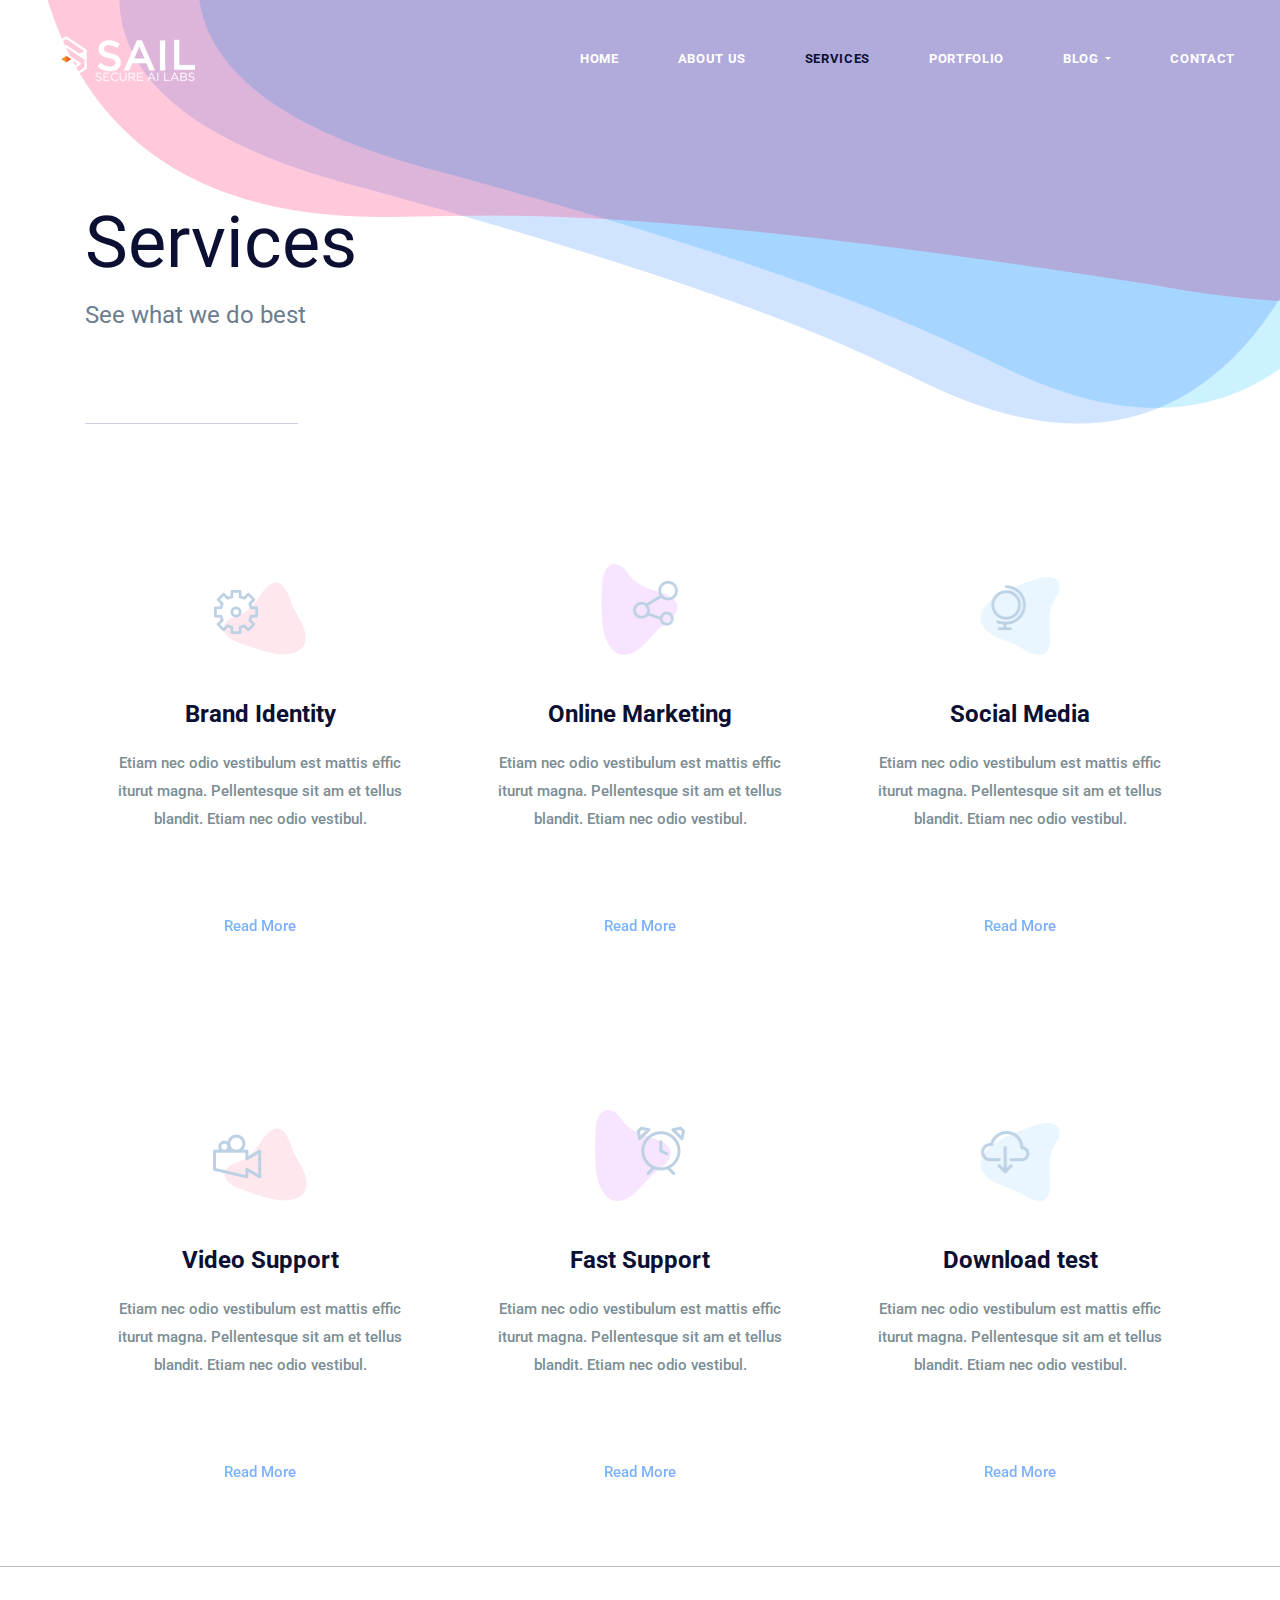
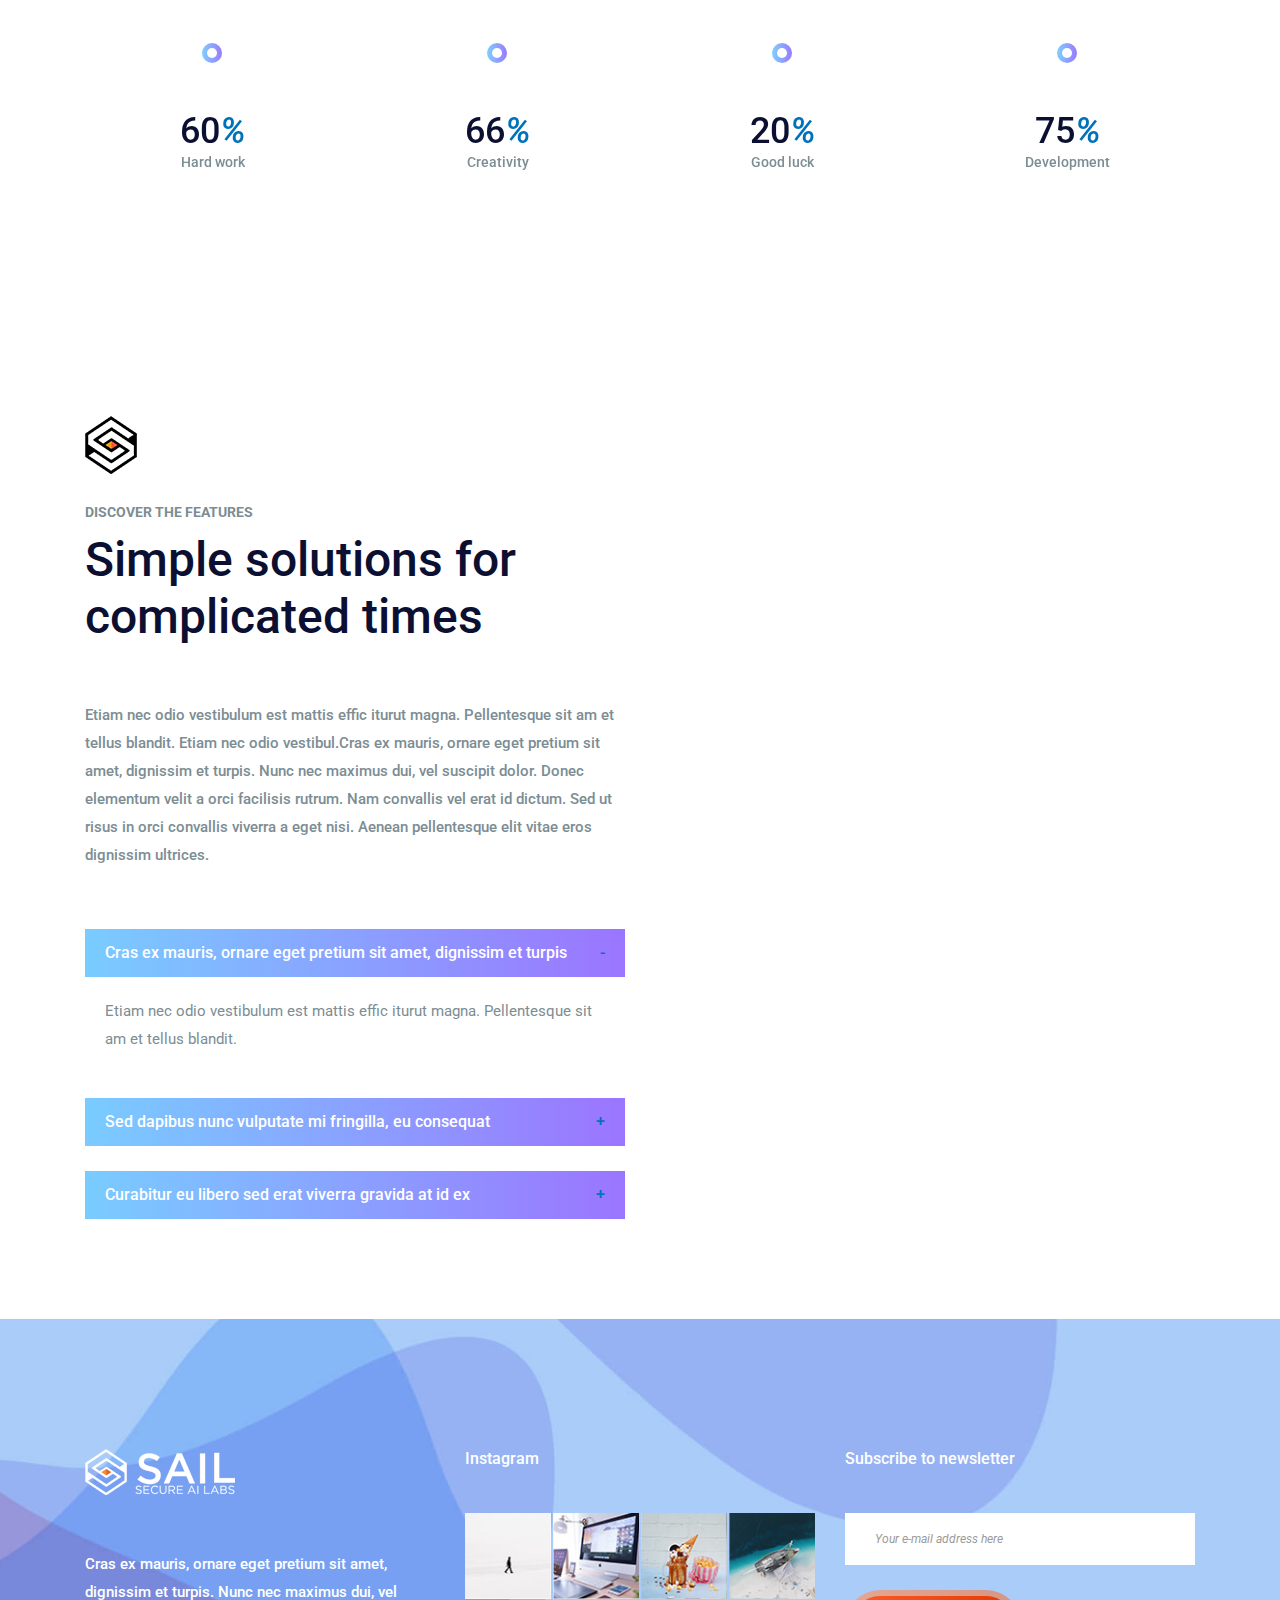
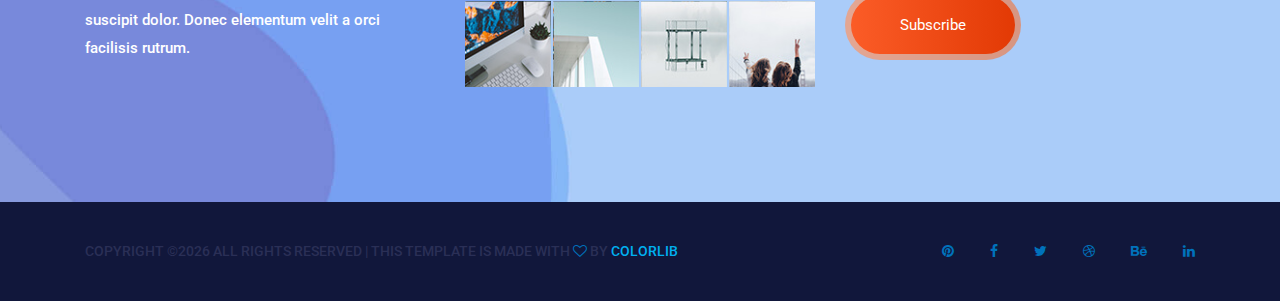
<file: service.html>
<!DOCTYPE html>
<html lang="en">
    <head>
        <meta charset="utf-8">
        <meta http-equiv="X-UA-Compatible" content="IE=edge">
        <meta name="viewport" content="width=device-width, initial-scale=1">
        
        <link rel="icon" href="img/fav-icon.png" type="image/x-icon" />
        <!-- The above 3 meta tags *must* come first in the head; any other head content must come *after* these tags -->
        <title>Sierra</title>

        <!-- Icon css link -->
        <link href="css/font-awesome.min.css" rel="stylesheet">
        <!-- Bootstrap -->
        <link href="css/bootstrap.min.css" rel="stylesheet">
        
        <!-- Rev slider css -->
        <link href="vendors/revolution/css/settings.css" rel="stylesheet">
        <link href="vendors/revolution/css/layers.css" rel="stylesheet">
        <link href="vendors/revolution/css/navigation.css" rel="stylesheet">
        
        <!-- Extra plugin css -->
        <link href="vendors/owl-carousel/owl.carousel.min.css" rel="stylesheet">
        <link href="vendors/magnify-popup/magnific-popup.css" rel="stylesheet">
        
        
        <link href="css/style.css" rel="stylesheet">
        <link href="css/responsive.css" rel="stylesheet">

        <!-- HTML5 shim and Respond.js for IE8 support of HTML5 elements and media queries -->
        <!-- WARNING: Respond.js doesn't work if you view the page via file:// -->
        <!--[if lt IE 9]>
        <script src="https://oss.maxcdn.com/html5shiv/3.7.3/html5shiv.min.js"></script>
        <script src="https://oss.maxcdn.com/respond/1.4.2/respond.min.js"></script>
        <![endif]-->
    </head>
    <body>
        
        <!--================Header Menu Area =================-->
        <header class="main_menu_area">
            <nav class="navbar navbar-expand-lg navbar-light bg-light">
                <a class="navbar-brand" href="#"><img src="img/logo.png" alt=""></a>
                <button class="navbar-toggler" type="button" data-toggle="collapse" data-target="#navbarSupportedContent" aria-controls="navbarSupportedContent" aria-expanded="false" aria-label="Toggle navigation">
                    <span></span>
                    <span></span>
                    <span></span>
                </button>

                <div class="collapse navbar-collapse" id="navbarSupportedContent">
                    <ul class="navbar-nav">
                        <li class="nav-item"><a class="nav-link" href="index.html">Home</a></li>
                        <li class="nav-item"><a class="nav-link" href="about-us.html">About Us</a></li>
                        <li class="nav-item active"><a class="nav-link" href="service.html">Services</a></li>
                        <li class="nav-item"><a class="nav-link" href="portfolio.html">Portfolio</a></li>
                        <li class="nav-item dropdown submenu">
                            <a class="nav-link dropdown-toggle" href="#" id="navbarDropdown" role="button" data-toggle="dropdown" aria-haspopup="true" aria-expanded="false">
                            Blog
                            </a>
                            <ul class="dropdown-menu" aria-labelledby="navbarDropdown">
                                <li class="nav-item"><a class="nav-link" href="blog.html">Blog</a></li>
                                <li class="nav-item"><a class="nav-link" href="single-blog.html">Blog Details</a></li>
                                <li class="nav-item"><a class="nav-link" href="elements.html">Elements</a></li>
                            </ul>
                        </li>
                        <li class="nav-item"><a class="nav-link" href="contact.html">Contact</a></li>
                    </ul>
                </div>
            </nav>
        </header>
        <!--================End Header Menu Area =================-->
        
        <!--================Banner Area =================-->
        <section class="banner_area">
            <div class="container">
                <div class="banner_inner_text">
                    <h2>Services</h2>
                    <p>See what we do best</p>
                </div>
            </div>
        </section>
        <!--================End Banner Area =================-->
        
        <!--================End Banner Area =================-->
        <section class="service_feature">
            <div class="container">
                <div class="row feature_inner">
                    <div class="col-lg-4 col-sm-6">
                        <div class="feature_item">
                            <div class="f_icon">
                                <img src="img/icon/f-icon-1.png" alt="">
                            </div>
                            <h4>Brand Identity</h4>
                            <p>Etiam nec odio vestibulum est mattis effic iturut magna. Pellentesque sit am et tellus blandit. Etiam nec odio vestibul. </p>
                            <a class="more_btn" href="#">Read More</a>
                        </div>
                    </div>
                    <div class="col-lg-4 col-sm-6">
                        <div class="feature_item">
                            <div class="f_icon">
                                <img src="img/icon/f-icon-2.png" alt="">
                            </div>
                            <h4>Online Marketing</h4>
                            <p>Etiam nec odio vestibulum est mattis effic iturut magna. Pellentesque sit am et tellus blandit. Etiam nec odio vestibul. </p>
                            <a class="more_btn" href="#">Read More</a>
                        </div>
                    </div>
                    <div class="col-lg-4 col-sm-6">
                        <div class="feature_item">
                            <div class="f_icon">
                                <img src="img/icon/f-icon-3.png" alt="">
                            </div>
                            <h4>Social Media</h4>
                            <p>Etiam nec odio vestibulum est mattis effic iturut magna. Pellentesque sit am et tellus blandit. Etiam nec odio vestibul. </p>
                            <a class="more_btn" href="#">Read More</a>
                        </div>
                    </div>
                    <div class="col-lg-4 col-sm-6">
                        <div class="feature_item">
                            <div class="f_icon">
                                <img src="img/icon/f-icon-4.png" alt="">
                            </div>
                            <h4>Video Support</h4>
                            <p>Etiam nec odio vestibulum est mattis effic iturut magna. Pellentesque sit am et tellus blandit. Etiam nec odio vestibul. </p>
                            <a class="more_btn" href="#">Read More</a>
                        </div>
                    </div>
                    <div class="col-lg-4 col-sm-6">
                        <div class="feature_item">
                            <div class="f_icon">
                                <img src="img/icon/f-icon-5.png" alt="">
                            </div>
                            <h4>Fast Support</h4>
                            <p>Etiam nec odio vestibulum est mattis effic iturut magna. Pellentesque sit am et tellus blandit. Etiam nec odio vestibul. </p>
                            <a class="more_btn" href="#">Read More</a>
                        </div>
                    </div>
                    <div class="col-lg-4 col-sm-6">
                        <div class="feature_item">
                            <div class="f_icon">
                                <img src="img/icon/f-icon-6.png" alt="">
                            </div>
                            <h4>Download test</h4>
                            <p>Etiam nec odio vestibulum est mattis effic iturut magna. Pellentesque sit am et tellus blandit. Etiam nec odio vestibul. </p>
                            <a class="more_btn" href="#">Read More</a>
                        </div>
                    </div>
                </div>
            </div>
        </section>
        <!--================End Banner Area =================-->
        
        <!--================Circle Chart Area =================-->
        <section class="circle_chart_area">
            <div class="container">
                <div class="row">
                    <div class="col-lg-3 col-sm-6">
                        <div class="circle_progress circular style-polygon" data-percentage="75" data-thickness="3" data-reverse="true" data-empty-fill="transparent" data-start-color="#987dff" data-end-color="#7acaff">
                            <div class="circle_progress_inner">
                                <strong></strong>
                                <span class="percentage"></span>
                                <h4>Hard work</h4>
                            </div> 
                        </div>
                    </div>
                    <div class="col-lg-3 col-sm-6">
                        <div class="circle_progress circular style-polygon" data-percentage="83" data-thickness="3" data-reverse="true" data-empty-fill="transparent" data-start-color="#987dff" data-end-color="#7acaff">
                            <div class="circle_progress_inner">
                                <strong></strong>
                                <span class="percentage"></span>
                                <h4>Creativity</h4>
                            </div> 
                        </div>
                    </div>
                    <div class="col-lg-3 col-sm-6">
                        <div class="circle_progress circular style-polygon" data-percentage="25" data-thickness="3" data-reverse="true" data-empty-fill="transparent" data-start-color="#987dff" data-end-color="#7acaff">
                            <div class="circle_progress_inner">
                                <strong></strong>
                                <span class="percentage"></span>
                                <h4>Good luck</h4>
                            </div> 
                        </div>
                    </div>
                    <div class="col-lg-3 col-sm-6">
                        <div class="circle_progress circular style-polygon" data-percentage="95" data-thickness="3" data-reverse="true" data-empty-fill="transparent" data-start-color="#987dff" data-end-color="#7acaff">
                            <div class="circle_progress_inner">
                                <strong></strong>
                                <span class="percentage"></span>
                                <h4>Development</h4>
                            </div> 
                        </div>
                    </div>
                </div>
            </div>
        </section>
        <!--================End Circle Chart Area =================-->
        
        <!--================Service Solution Area =================-->
        <section class="service_solution_area p_100">
            <div class="container">
                <div class="row s_solution_inner">
                    <div class="col-lg-6">
                        <div class="s_solution_item">
                            <div class="l_title">
                                <img src="img/icon/title-icon.png" alt="">
                                <h6>Discover the features</h6>
                                <h2>Simple solutions for complicated times</h2>
                            </div>
                            <p>Etiam nec odio vestibulum est mattis effic iturut magna. Pellentesque sit am et tellus blandit. Etiam nec odio vestibul.Cras ex mauris, ornare eget pretium sit amet, dignissim et turpis. Nunc nec maximus dui, vel suscipit dolor. Donec elementum velit a orci facilisis rutrum. Nam convallis vel erat id dictum. Sed ut risus in orci convallis viverra a eget nisi. Aenean pellentesque elit vitae eros dignissim ultrices. </p>
                            <div id="accordion" role="tablist" class="solution_collaps">
                                <div class="card">
                                    <div class="card-header" role="tab" id="headingOne">
                                        <h5 class="mb-0">
                                            <a data-toggle="collapse" href="#collapseOne" aria-expanded="true" aria-controls="collapseOne">
                                            Cras ex mauris, ornare eget pretium sit amet, dignissim et turpis
                                            <i class="minus">-</i>
                                            <i class="plus">+</i>
                                            </a>
                                        </h5>
                                    </div>

                                    <div id="collapseOne" class="collapse show" role="tabpanel" aria-labelledby="headingOne" data-parent="#accordion">
                                        <div class="card-body">
                                            <p>Etiam nec odio vestibulum est mattis effic iturut magna. Pellentesque sit am et tellus blandit. </p>
                                        </div>
                                    </div>
                                </div>
                                <div class="card">
                                    <div class="card-header" role="tab" id="headingTwo">
                                        <h5 class="mb-0">
                                            <a class="collapsed" data-toggle="collapse" href="#collapseTwo" aria-expanded="false" aria-controls="collapseTwo">
                                            Sed dapibus nunc vulputate mi fringilla, eu consequat
                                            <i class="minus">-</i>
                                            <i class="plus">+</i>
                                            </a>
                                        </h5>
                                    </div>
                                    <div id="collapseTwo" class="collapse" role="tabpanel" aria-labelledby="headingTwo" data-parent="#accordion">
                                        <div class="card-body">
                                            <p>Etiam nec odio vestibulum est mattis effic iturut magna. Pellentesque sit am et tellus blandit. </p>
                                        </div>
                                    </div>
                                </div>
                                <div class="card">
                                    <div class="card-header" role="tab" id="headingThree">
                                        <h5 class="mb-0">
                                            <a class="collapsed" data-toggle="collapse" href="#collapseThree" aria-expanded="false" aria-controls="collapseThree">
                                            Curabitur eu libero sed erat viverra gravida at id ex
                                            <i class="minus">-</i>
                                            <i class="plus">+</i>
                                            </a>
                                        </h5>
                                    </div>
                                    <div id="collapseThree" class="collapse" role="tabpanel" aria-labelledby="headingThree" data-parent="#accordion">
                                        <div class="card-body">
                                            <p>Etiam nec odio vestibulum est mattis effic iturut magna. Pellentesque sit am et tellus blandit. </p>
                                        </div>
                                    </div>
                                </div>
                            </div>
                        </div>
                    </div>
                </div>
            </div>
        </section>
        <!--================End Service Solution Area =================-->
        
        <!--================Footer Area =================-->
        <footer class="footr_area">
            <div class="footer_widget_area">
                <div class="container">
                    <div class="row footer_widget_inner">
                        <div class="col-lg-4 col-sm-6">
                            <aside class="f_widget f_about_widget">
                                <img src="img/footer-logo.png" alt="">
                                <p>Cras ex mauris, ornare eget pretium sit amet, dignissim et turpis. Nunc nec maximus dui, vel suscipit dolor. Donec elementum velit a orci facilisis rutrum.</p>
                            </aside>
                        </div>
                        <div class="col-lg-4 col-sm-6">
                            <aside class="f_widget f_insta_widget">
                                <div class="f_title">
                                    <h3>Instagram</h3>
                                </div>
                                <ul>
                                    <li><a href="#"><img src="img/instagram/ins-1.jpg" alt=""></a></li>
                                    <li><a href="#"><img src="img/instagram/ins-2.jpg" alt=""></a></li>
                                    <li><a href="#"><img src="img/instagram/ins-3.jpg" alt=""></a></li>
                                    <li><a href="#"><img src="img/instagram/ins-4.jpg" alt=""></a></li>
                                    <li><a href="#"><img src="img/instagram/ins-5.jpg" alt=""></a></li>
                                    <li><a href="#"><img src="img/instagram/ins-6.jpg" alt=""></a></li>
                                    <li><a href="#"><img src="img/instagram/ins-7.jpg" alt=""></a></li>
                                    <li><a href="#"><img src="img/instagram/ins-8.jpg" alt=""></a></li>
                                </ul>
                            </aside>
                        </div>
                        <div class="col-lg-4 col-sm-6">
                            <aside class="f_widget f_subs_widget">
                                <div class="f_title">
                                    <h3>Subscribe to newsletter</h3>
                                </div>
                                <div class="input-group">
                                    <input type="text" class="form-control" placeholder="Your e-mail address here" aria-label="Your e-mail address here">
                                    <span class="input-group-btn">
                                        <button class="btn btn-secondary submit_btn" type="button">Subscribe</button>
                                    </span>
                                </div>
                            </aside>
                        </div>
                    </div>
                </div>
            </div>
            <div class="footer_copyright">
                <div class="container">
                    <div class="float-sm-left">
                        <h5><!-- Link back to Colorlib can't be removed. Template is licensed under CC BY 3.0. -->
Copyright &copy;<script>document.write(new Date().getFullYear());</script> All rights reserved | This template is made with <i class="fa fa-heart-o" aria-hidden="true"></i> by <a href="https://colorlib.com" target="_blank">Colorlib</a>
<!-- Link back to Colorlib can't be removed. Template is licensed under CC BY 3.0. --></h5>
                    </div>
                    <div class="float-sm-right">
                        <ul>
                            <li><a href="#"><i class="fa fa-pinterest"></i></a></li>
                            <li><a href="#"><i class="fa fa-facebook"></i></a></li>
                            <li><a href="#"><i class="fa fa-twitter"></i></a></li>
                            <li><a href="#"><i class="fa fa-dribbble"></i></a></li>
                            <li><a href="#"><i class="fa fa-behance"></i></a></li>
                            <li><a href="#"><i class="fa fa-linkedin"></i></a></li>
                        </ul>
                    </div>
                </div>
            </div>
        </footer>
        <!--================End Footer Area =================-->
        
        
        
        
        <!-- jQuery (necessary for Bootstrap's JavaScript plugins) -->
        <script src="js/jquery-3.2.1.min.js"></script>
        <!-- Include all compiled plugins (below), or include individual files as needed -->
        <script src="js/popper.min.js"></script>
        <script src="js/bootstrap.min.js"></script>
        <!-- Rev slider js -->
        <script src="vendors/revolution/js/jquery.themepunch.tools.min.js"></script>
        <script src="vendors/revolution/js/jquery.themepunch.revolution.min.js"></script>
        <script src="vendors/revolution/js/extensions/revolution.extension.actions.min.js"></script>
        <script src="vendors/revolution/js/extensions/revolution.extension.video.min.js"></script>
        <script src="vendors/revolution/js/extensions/revolution.extension.slideanims.min.js"></script>
        <script src="vendors/revolution/js/extensions/revolution.extension.layeranimation.min.js"></script>
        <script src="vendors/revolution/js/extensions/revolution.extension.navigation.min.js"></script>
        <script src="vendors/revolution/js/extensions/revolution.extension.slideanims.min.js"></script>
        <!-- Extra plugin css -->
        <script src="vendors/counterup/jquery.waypoints.min.js"></script>
        <script src="vendors/counterup/jquery.counterup.min.js"></script> 
        <script src="vendors/counterup/apear.js"></script>
        <script src="vendors/counterup/countto.js"></script>
        <script src="vendors/owl-carousel/owl.carousel.min.js"></script>
        <script src="vendors/magnify-popup/jquery.magnific-popup.min.js"></script>
        <script src="js/smoothscroll.js"></script>
        <script src="vendors/circle-bar/circle-progress.min.js"></script>
        <script src="vendors/circle-bar/plugins.js"></script>
        
        <script src="js/circle-active.js"></script>
        <script src="js/theme.js"></script>
    </body>
</html>
</file>
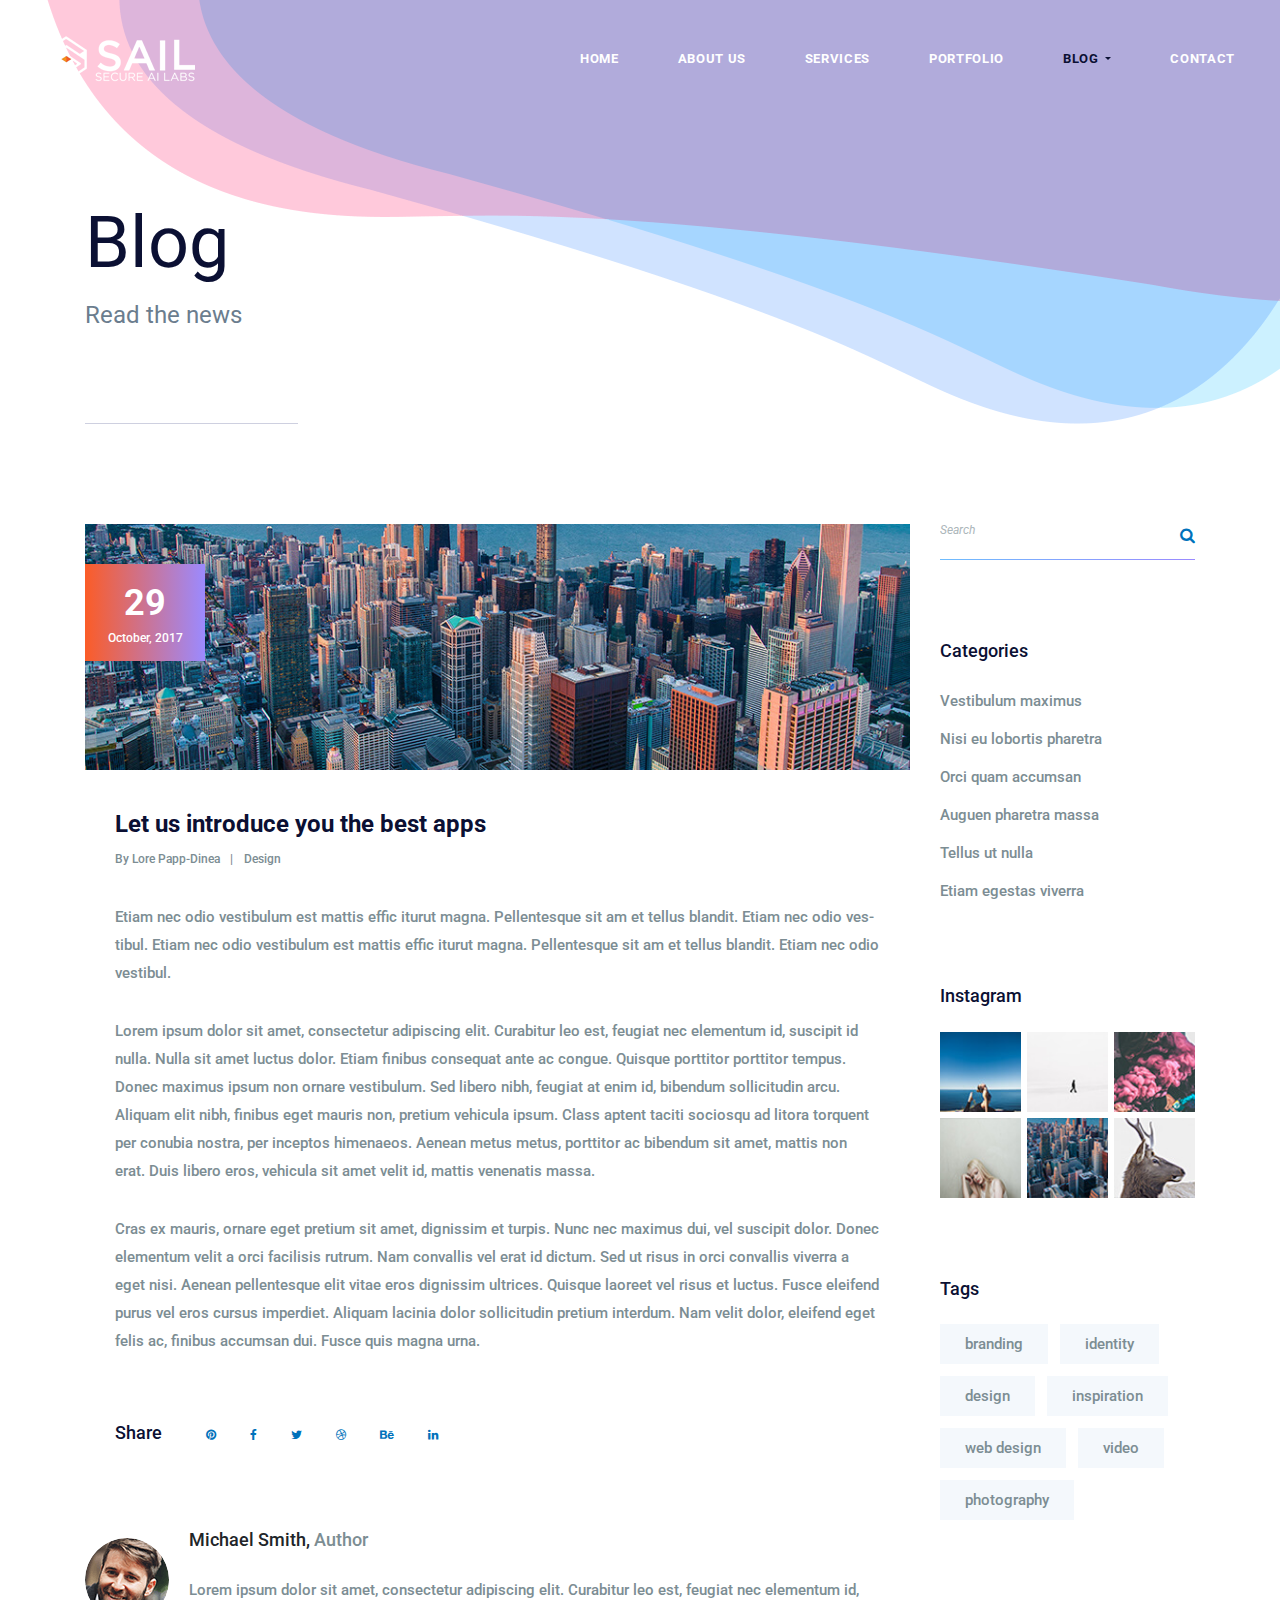
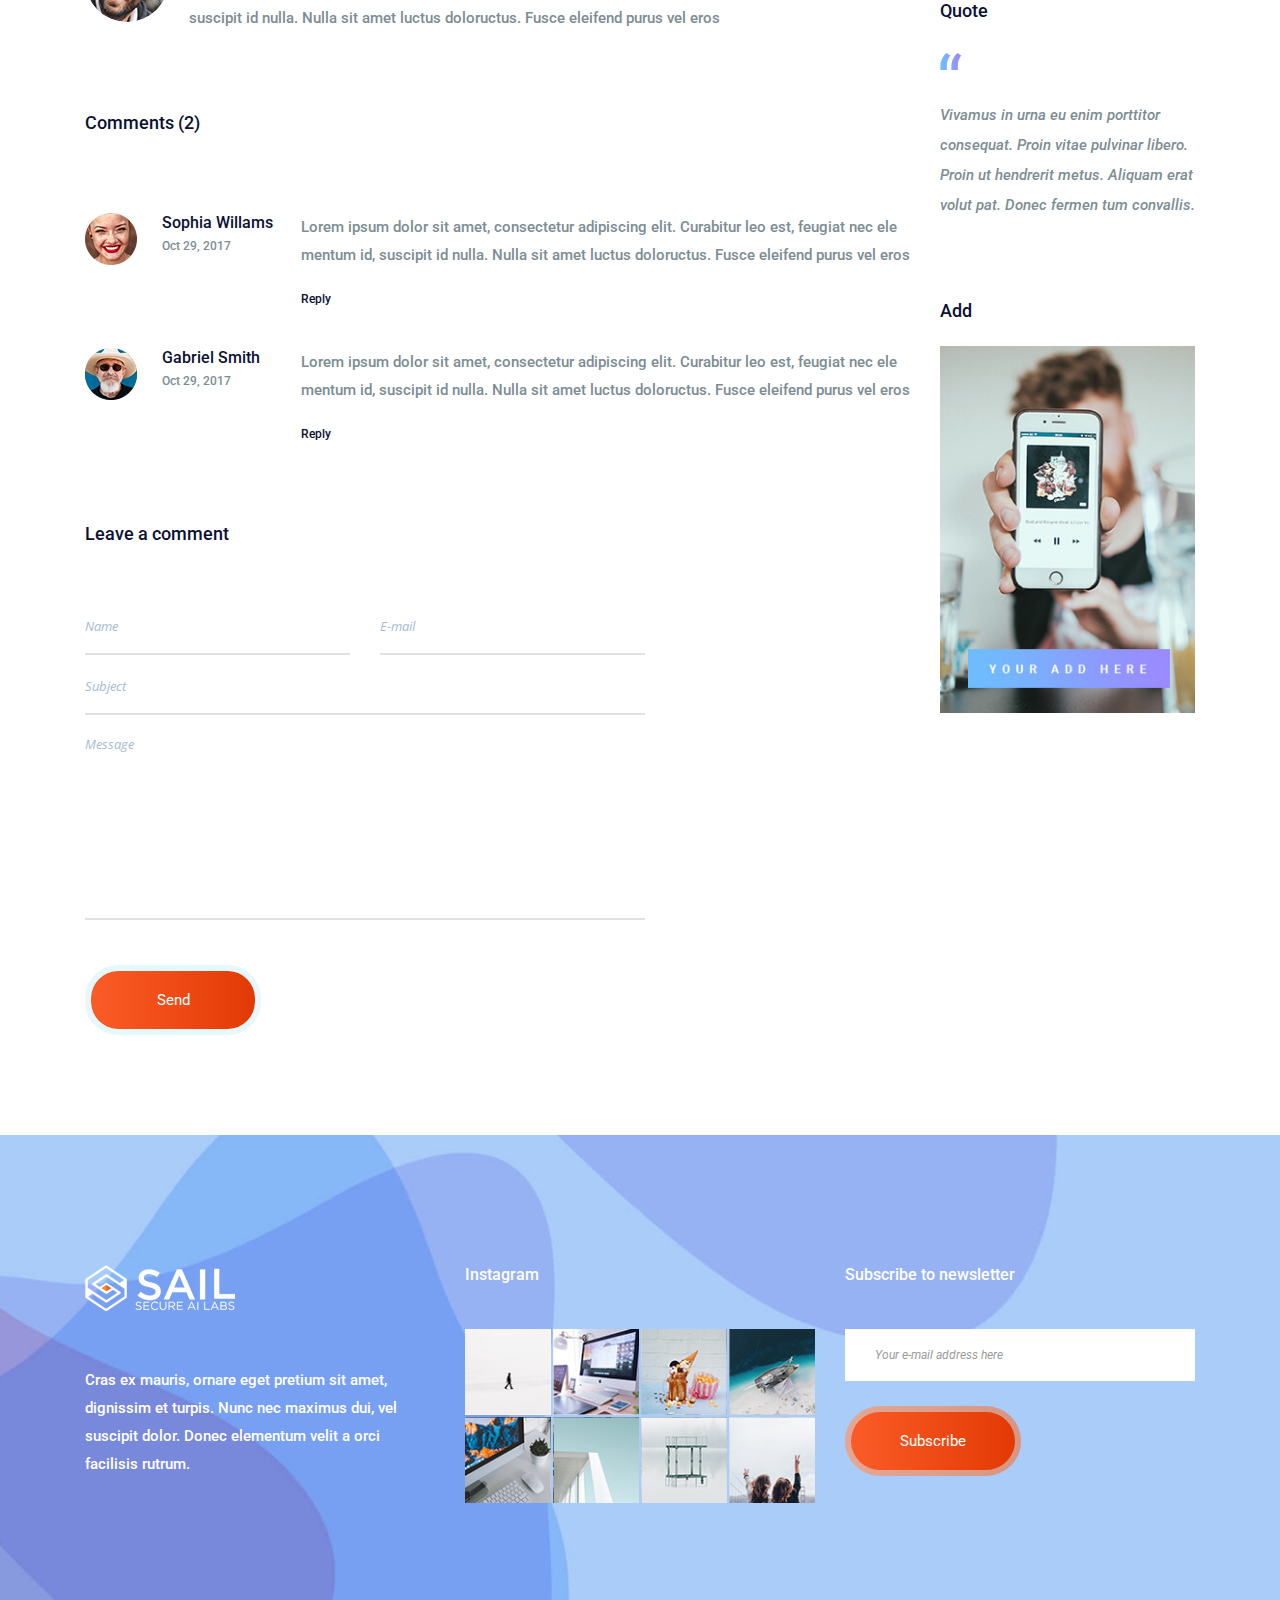
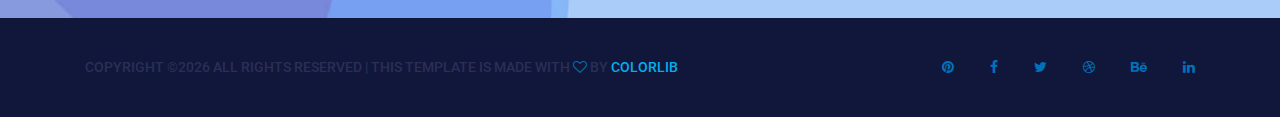
<file: single-blog.html>
<!DOCTYPE html>
<html lang="en">
    <head>
        <meta charset="utf-8">
        <meta http-equiv="X-UA-Compatible" content="IE=edge">
        <meta name="viewport" content="width=device-width, initial-scale=1">
        
        <link rel="icon" href="img/fav-icon.png" type="image/x-icon" />
        <!-- The above 3 meta tags *must* come first in the head; any other head content must come *after* these tags -->
        <title>Sierra</title>

        <!-- Icon css link -->
        <link href="css/font-awesome.min.css" rel="stylesheet">
        <!-- Bootstrap -->
        <link href="css/bootstrap.min.css" rel="stylesheet">
        
        <!-- Rev slider css -->
        <link href="vendors/revolution/css/settings.css" rel="stylesheet">
        <link href="vendors/revolution/css/layers.css" rel="stylesheet">
        <link href="vendors/revolution/css/navigation.css" rel="stylesheet">
        
        <!-- Extra plugin css -->
        <link href="vendors/owl-carousel/owl.carousel.min.css" rel="stylesheet">
        <link href="vendors/magnify-popup/magnific-popup.css" rel="stylesheet">
        
        
        <link href="css/style.css" rel="stylesheet">
        <link href="css/responsive.css" rel="stylesheet">

        <!-- HTML5 shim and Respond.js for IE8 support of HTML5 elements and media queries -->
        <!-- WARNING: Respond.js doesn't work if you view the page via file:// -->
        <!--[if lt IE 9]>
        <script src="https://oss.maxcdn.com/html5shiv/3.7.3/html5shiv.min.js"></script>
        <script src="https://oss.maxcdn.com/respond/1.4.2/respond.min.js"></script>
        <![endif]-->
    </head>
    <body>
        
        <!--================Header Menu Area =================-->
        <header class="main_menu_area">
            <nav class="navbar navbar-expand-lg navbar-light bg-light">
                <a class="navbar-brand" href="#"><img src="img/logo.png" alt=""></a>
                <button class="navbar-toggler" type="button" data-toggle="collapse" data-target="#navbarSupportedContent" aria-controls="navbarSupportedContent" aria-expanded="false" aria-label="Toggle navigation">
                    <span></span>
                    <span></span>
                    <span></span>
                </button>

                <div class="collapse navbar-collapse" id="navbarSupportedContent">
                    <ul class="navbar-nav">
                        <li class="nav-item"><a class="nav-link" href="index.html">Home</a></li>
                        <li class="nav-item"><a class="nav-link" href="about-us.html">About Us</a></li>
                        <li class="nav-item"><a class="nav-link" href="service.html">Services</a></li>
                        <li class="nav-item"><a class="nav-link" href="portfolio.html">Portfolio</a></li>
                        <li class="nav-item dropdown submenu active">
                            <a class="nav-link dropdown-toggle" href="#" id="navbarDropdown" role="button" data-toggle="dropdown" aria-haspopup="true" aria-expanded="false">
                            Blog
                            </a>
                            <ul class="dropdown-menu" aria-labelledby="navbarDropdown">
                                <li class="nav-item"><a class="nav-link" href="blog.html">Blog</a></li>
                                <li class="nav-item"><a class="nav-link" href="single-blog.html">Blog Details</a></li>
                                <li class="nav-item"><a class="nav-link" href="elements.html">Elements</a></li>
                            </ul>
                        </li>
                        <li class="nav-item"><a class="nav-link" href="contact.html">Contact</a></li>
                    </ul>
                </div>
            </nav>
        </header>
        <!--================End Header Menu Area =================-->
        
        <!--================Banner Area =================-->
        <section class="banner_area">
            <div class="container">
                <div class="banner_inner_text">
                    <h2>Blog</h2>
                    <p>Read the news</p>
                </div>
            </div>
        </section>
        <!--================End Banner Area =================-->
        
        <!--================Blog Main Area =================-->
        <section class="blog_main_area p_100">
            <div class="container">
                <div class="row">
                    <div class="col-lg-9">
                        <div class="single_blog_inner">
                            <div class="s_blog_main">
                                <div class="blog_img">
                                    <img class="img-fluid" src="img/blog/blog-1.jpg" alt="">
                                    <div class="blog_date">
                                        <h4>29</h4>
                                        <h5>October, 2017</h5>
                                    </div>
                                </div>
                                <div class="blog_text">
                                    <a href="#"><h4>Let us introduce you the best apps</h4></a>
                                    <div class="blog_author">
                                        <a href="#">By Lore Papp-Dinea</a>
                                        <a href="#">Design</a>
                                    </div>
                                    <p>Etiam nec odio vestibulum est mattis effic iturut magna. Pellentesque sit am et tellus blandit. Etiam nec odio ves-tibul. Etiam nec odio vestibulum est mattis effic iturut magna. Pellentesque sit am et tellus blandit. Etiam nec odio vestibul. </p>
                                    <p> Lorem ipsum dolor sit amet, consectetur adipiscing elit. Curabitur leo est, feugiat nec elementum id, suscipit id nulla. Nulla sit amet luctus dolor. Etiam finibus consequat ante ac congue. Quisque porttitor porttitor tempus. Donec maximus ipsum non ornare vestibulum. Sed libero nibh, feugiat at enim id, bibendum sollicitudin arcu. Aliquam elit nibh, finibus eget mauris non, pretium vehicula ipsum. Class aptent taciti sociosqu ad litora torquent per conubia nostra, per inceptos himenaeos. Aenean metus metus, porttitor ac bibendum sit amet, mattis non erat. Duis libero eros, vehicula sit amet velit id, mattis venenatis massa.</p>
                                    <p>Cras ex mauris, ornare eget pretium sit amet, dignissim et turpis. Nunc nec maximus dui, vel suscipit dolor. Donec elementum velit a orci facilisis rutrum. Nam convallis vel erat id dictum. Sed ut risus in orci convallis viverra a eget nisi. Aenean pellentesque elit vitae eros dignissim ultrices. Quisque laoreet vel risus et luctus. Fusce eleifend purus vel eros cursus imperdiet. Aliquam lacinia dolor sollicitudin pretium interdum. Nam velit dolor, eleifend eget felis ac, finibus accumsan dui. Fusce quis magna urna. </p>
                                </div>
                            </div>
                            <div class="s_blog_social">
                                <h3>Share</h3>
                                <ul>
                                    <li><a href="#"><i class="fa fa-pinterest" aria-hidden="true"></i></a></li>
                                    <li><a href="#"><i class="fa fa-facebook" aria-hidden="true"></i></a></li>
                                    <li><a href="#"><i class="fa fa-twitter" aria-hidden="true"></i></a></li>
                                    <li><a href="#"><i class="fa fa-dribbble" aria-hidden="true"></i></a></li>
                                    <li><a href="#"><i class="fa fa-behance" aria-hidden="true"></i></a></li>
                                    <li><a href="#"><i class="fa fa-linkedin" aria-hidden="true"></i></a></li>
                                </ul>
                            </div>
                            <div class="blog_author">
                                <div class="media">
                                    <div class="d-flex">
                                        <img class="rounded-circle" src="img/blog/blog-author.png" alt="">
                                    </div>
                                    <div class="media-body">
                                        <h4>Michael Smith, <span>Author</span></h4>
                                        <p> Lorem ipsum dolor sit amet, consectetur adipiscing elit. Curabitur leo est, feugiat nec elementum id, suscipit id nulla. Nulla sit amet luctus doloructus. Fusce eleifend purus vel eros </p>
                                    </div>
                                </div>
                            </div>
                            <div class="blog_comment">
                                <h3>Comments (2)</h3>
                                <div class="media">
                                    <img src="img/comment/comment-1.png" alt="">
                                    <div class="d-flex">
                                        <h4>Sophia Willams</h4>
                                        <h5>Oct 29, 2017</h5>
                                    </div>
                                    <div class="media-body">
                                        <p>Lorem ipsum dolor sit amet, consectetur adipiscing elit. Curabitur leo est, feugiat nec ele mentum id, suscipit id nulla. Nulla sit amet luctus doloructus. Fusce eleifend purus vel eros</p>
                                        <a href="#">Reply</a>
                                    </div>
                                </div>
                                <div class="media">
                                    <img src="img/comment/comment-2.png" alt="">
                                    <div class="d-flex">
                                        <h4>Gabriel Smith</h4>
                                        <h5>Oct 29, 2017</h5>
                                    </div>
                                    <div class="media-body">
                                        <p>Lorem ipsum dolor sit amet, consectetur adipiscing elit. Curabitur leo est, feugiat nec ele mentum id, suscipit id nulla. Nulla sit amet luctus doloructus. Fusce eleifend purus vel eros</p>
                                        <a href="#">Reply</a>
                                    </div>
                                </div>
                            </div>
                            <div class="blog_comment_form">
                                <h3>Leave a comment</h3>
                                <form class="row contact_us_form" action="contact_process.php" method="post" id="contactForm" novalidate="novalidate">
                                    <div class="form-group col-sm-6">
                                        <input type="text" class="form-control" id="name" name="name" placeholder="Name">
                                    </div>
                                    <div class="form-group col-sm-6">
                                        <input type="email" class="form-control" id="email" name="email" placeholder="E-mail">
                                    </div>
                                    <div class="form-group col-sm-12">
                                        <input type="text" class="form-control" id="subject" name="subject" placeholder="Subject">
                                    </div>
                                    <div class="form-group col-sm-12">
                                        <textarea class="form-control" name="message" id="message" rows="1" placeholder="Message"></textarea>
                                    </div>
                                    <div class="form-group col-sm-12">
                                        <button type="submit" value="submit" class="btn submit_btn form-control">Send</button>
                                    </div>
                                </form>
                            </div>
                        </div>
                    </div>
                    <div class="col-lg-3">
                        <div class="blog_right_sidebar">
                            <aside class="r_widget search_widget">
                                <div class="input-group">
                                    <input type="text" class="form-control" placeholder="Search" aria-label="Search">
                                    <span class="input-group-btn">
                                        <button class="btn btn-secondary" type="button"><i class="fa fa-search"></i></button>
                                    </span>
                                </div>
                            </aside>
                            <aside class="r_widget categories_widget">
                                <div class="r_w_title">
                                    <h3>Categories</h3>
                                </div>
                                <ul>
                                    <li><a href="#">Vestibulum maximus</a></li>
                                    <li><a href="#">Nisi eu lobortis pharetra</a></li>
                                    <li><a href="#">Orci quam accumsan</a></li>
                                    <li><a href="#">Auguen pharetra massa</a></li>
                                    <li><a href="#">Tellus ut nulla</a></li>
                                    <li><a href="#"> Etiam egestas viverra </a></li>
                                </ul>
                            </aside>
                            <aside class="r_widget insta_widget">
                                <div class="r_w_title">
                                    <h3>Instagram</h3>
                                </div>
                                <ul>
                                    <li><a href="https://www.instagram.com/?hl=en">
                                        <img class="img-fluid" src="img/instagram/right-instagram/r-in-1.jpg" alt="">
                                    </a></li>
                                    <li><a href="https://www.instagram.com/?hl=en">
                                        <img class="img-fluid" src="img/instagram/right-instagram/r-in-2.jpg" alt="">
                                    </a></li>
                                    <li><a href="https://www.instagram.com/?hl=en">
                                        <img class="img-fluid" src="img/instagram/right-instagram/r-in-3.jpg" alt="">
                                    </a></li>
                                    <li><a href="https://www.instagram.com/?hl=en">
                                        <img class="img-fluid" src="img/instagram/right-instagram/r-in-4.jpg" alt="">
                                    </a></li>
                                    <li><a href="https://www.instagram.com/?hl=en">
                                        <img class="img-fluid" src="img/instagram/right-instagram/r-in-5.jpg" alt="">
                                    </a></li>
                                    <li><a href="https://www.instagram.com/?hl=en">
                                        <img class="img-fluid" src="img/instagram/right-instagram/r-in-6.jpg" alt="">
                                    </a></li>
                                </ul>
                            </aside>
                            <aside class="r_widget tag_widget">
                                <div class="r_w_title">
                                    <h3>Tags</h3>
                                </div>
                                <ul>
                                    <li><a href="#">branding</a></li>
                                    <li><a href="#">identity</a></li>
                                    <li><a href="#">design</a></li>
                                    <li><a href="#">inspiration</a></li>
                                    <li><a href="#">web design</a></li>
                                    <li><a href="#">video</a></li>
                                    <li><a href="#">photography</a></li>
                                </ul>
                            </aside>
                            <aside class="r_widget quote_widget">
                                <div class="r_w_title">
                                    <h3>Quote</h3>
                                </div>
                                <img src="img/icon/quote-icon.png" alt="">
                                <p>Vivamus in urna eu enim porttitor consequat. Proin vitae pulvinar libero. Proin ut hendrerit metus. Aliquam erat volut pat. Donec fermen tum convallis.</p>
                            </aside>
                            <aside class="r_widget add_widget">
                                <div class="r_w_title">
                                    <h3>Add</h3>
                                </div>
                                <img class="img-fluid" src="img/add.jpg" alt="">
                            </aside>
                        </div>
                    </div>
                </div>
            </div>
        </section>
        <!--================End Blog Main Area =================-->
        
        <!--================Footer Area =================-->
        <footer class="footr_area">
            <div class="footer_widget_area">
                <div class="container">
                    <div class="row footer_widget_inner">
                        <div class="col-lg-4 col-sm-6">
                            <aside class="f_widget f_about_widget">
                                <img src="img/footer-logo.png" alt="">
                                <p>Cras ex mauris, ornare eget pretium sit amet, dignissim et turpis. Nunc nec maximus dui, vel suscipit dolor. Donec elementum velit a orci facilisis rutrum.</p>
                            </aside>
                        </div>
                        <div class="col-lg-4 col-sm-6">
                            <aside class="f_widget f_insta_widget">
                                <div class="f_title">
                                    <h3>Instagram</h3>
                                </div>
                                <ul>
                                    <li><a href="#"><img src="img/instagram/ins-1.jpg" alt=""></a></li>
                                    <li><a href="#"><img src="img/instagram/ins-2.jpg" alt=""></a></li>
                                    <li><a href="#"><img src="img/instagram/ins-3.jpg" alt=""></a></li>
                                    <li><a href="#"><img src="img/instagram/ins-4.jpg" alt=""></a></li>
                                    <li><a href="#"><img src="img/instagram/ins-5.jpg" alt=""></a></li>
                                    <li><a href="#"><img src="img/instagram/ins-6.jpg" alt=""></a></li>
                                    <li><a href="#"><img src="img/instagram/ins-7.jpg" alt=""></a></li>
                                    <li><a href="#"><img src="img/instagram/ins-8.jpg" alt=""></a></li>
                                </ul>
                            </aside>
                        </div>
                        <div class="col-lg-4 col-sm-6">
                            <aside class="f_widget f_subs_widget">
                                <div class="f_title">
                                    <h3>Subscribe to newsletter</h3>
                                </div>
                                <div class="input-group">
                                    <input type="text" class="form-control" placeholder="Your e-mail address here" aria-label="Your e-mail address here">
                                    <span class="input-group-btn">
                                        <button class="btn btn-secondary submit_btn" type="button">Subscribe</button>
                                    </span>
                                </div>
                            </aside>
                        </div>
                    </div>
                </div>
            </div>
            <div class="footer_copyright">
                <div class="container">
                    <div class="float-sm-left">
                        <h5><!-- Link back to Colorlib can't be removed. Template is licensed under CC BY 3.0. -->
Copyright &copy;<script>document.write(new Date().getFullYear());</script> All rights reserved | This template is made with <i class="fa fa-heart-o" aria-hidden="true"></i> by <a href="https://colorlib.com" target="_blank">Colorlib</a>
<!-- Link back to Colorlib can't be removed. Template is licensed under CC BY 3.0. --></h5>
                    </div>
                    <div class="float-sm-right">
                        <ul>
                            <li><a href="#"><i class="fa fa-pinterest"></i></a></li>
                            <li><a href="#"><i class="fa fa-facebook"></i></a></li>
                            <li><a href="#"><i class="fa fa-twitter"></i></a></li>
                            <li><a href="#"><i class="fa fa-dribbble"></i></a></li>
                            <li><a href="#"><i class="fa fa-behance"></i></a></li>
                            <li><a href="#"><i class="fa fa-linkedin"></i></a></li>
                        </ul>
                    </div>
                </div>
            </div>
        </footer>
        <!--================End Footer Area =================-->
        
        
        
        
        <!-- jQuery (necessary for Bootstrap's JavaScript plugins) -->
        <script src="js/jquery-3.2.1.min.js"></script>
        <!-- Include all compiled plugins (below), or include individual files as needed -->
        <script src="js/popper.min.js"></script>
        <script src="js/bootstrap.min.js"></script>
        <!-- Rev slider js -->
        <script src="vendors/revolution/js/jquery.themepunch.tools.min.js"></script>
        <script src="vendors/revolution/js/jquery.themepunch.revolution.min.js"></script>
        <script src="vendors/revolution/js/extensions/revolution.extension.actions.min.js"></script>
        <script src="vendors/revolution/js/extensions/revolution.extension.video.min.js"></script>
        <script src="vendors/revolution/js/extensions/revolution.extension.slideanims.min.js"></script>
        <script src="vendors/revolution/js/extensions/revolution.extension.layeranimation.min.js"></script>
        <script src="vendors/revolution/js/extensions/revolution.extension.navigation.min.js"></script>
        <script src="vendors/revolution/js/extensions/revolution.extension.slideanims.min.js"></script>
        <!-- Extra plugin css -->
        <script src="vendors/counterup/jquery.waypoints.min.js"></script>
        <script src="vendors/counterup/jquery.counterup.min.js"></script> 
        <script src="vendors/counterup/apear.js"></script>
        <script src="vendors/counterup/countto.js"></script>
        <script src="vendors/owl-carousel/owl.carousel.min.js"></script>
        <script src="vendors/magnify-popup/jquery.magnific-popup.min.js"></script>
        <script src="js/smoothscroll.js"></script>
        <script src="vendors/circle-bar/circle-progress.min.js"></script>
        <script src="vendors/circle-bar/plugins.js"></script>
        <script src="vendors/isotope/imagesloaded.pkgd.min.js"></script>
        <script src="vendors/isotope/isotope.pkgd.min.js"></script>
        
        <script src="js/circle-active.js"></script>
        <script src="js/theme.js"></script>
    </body>
</html>
</file>
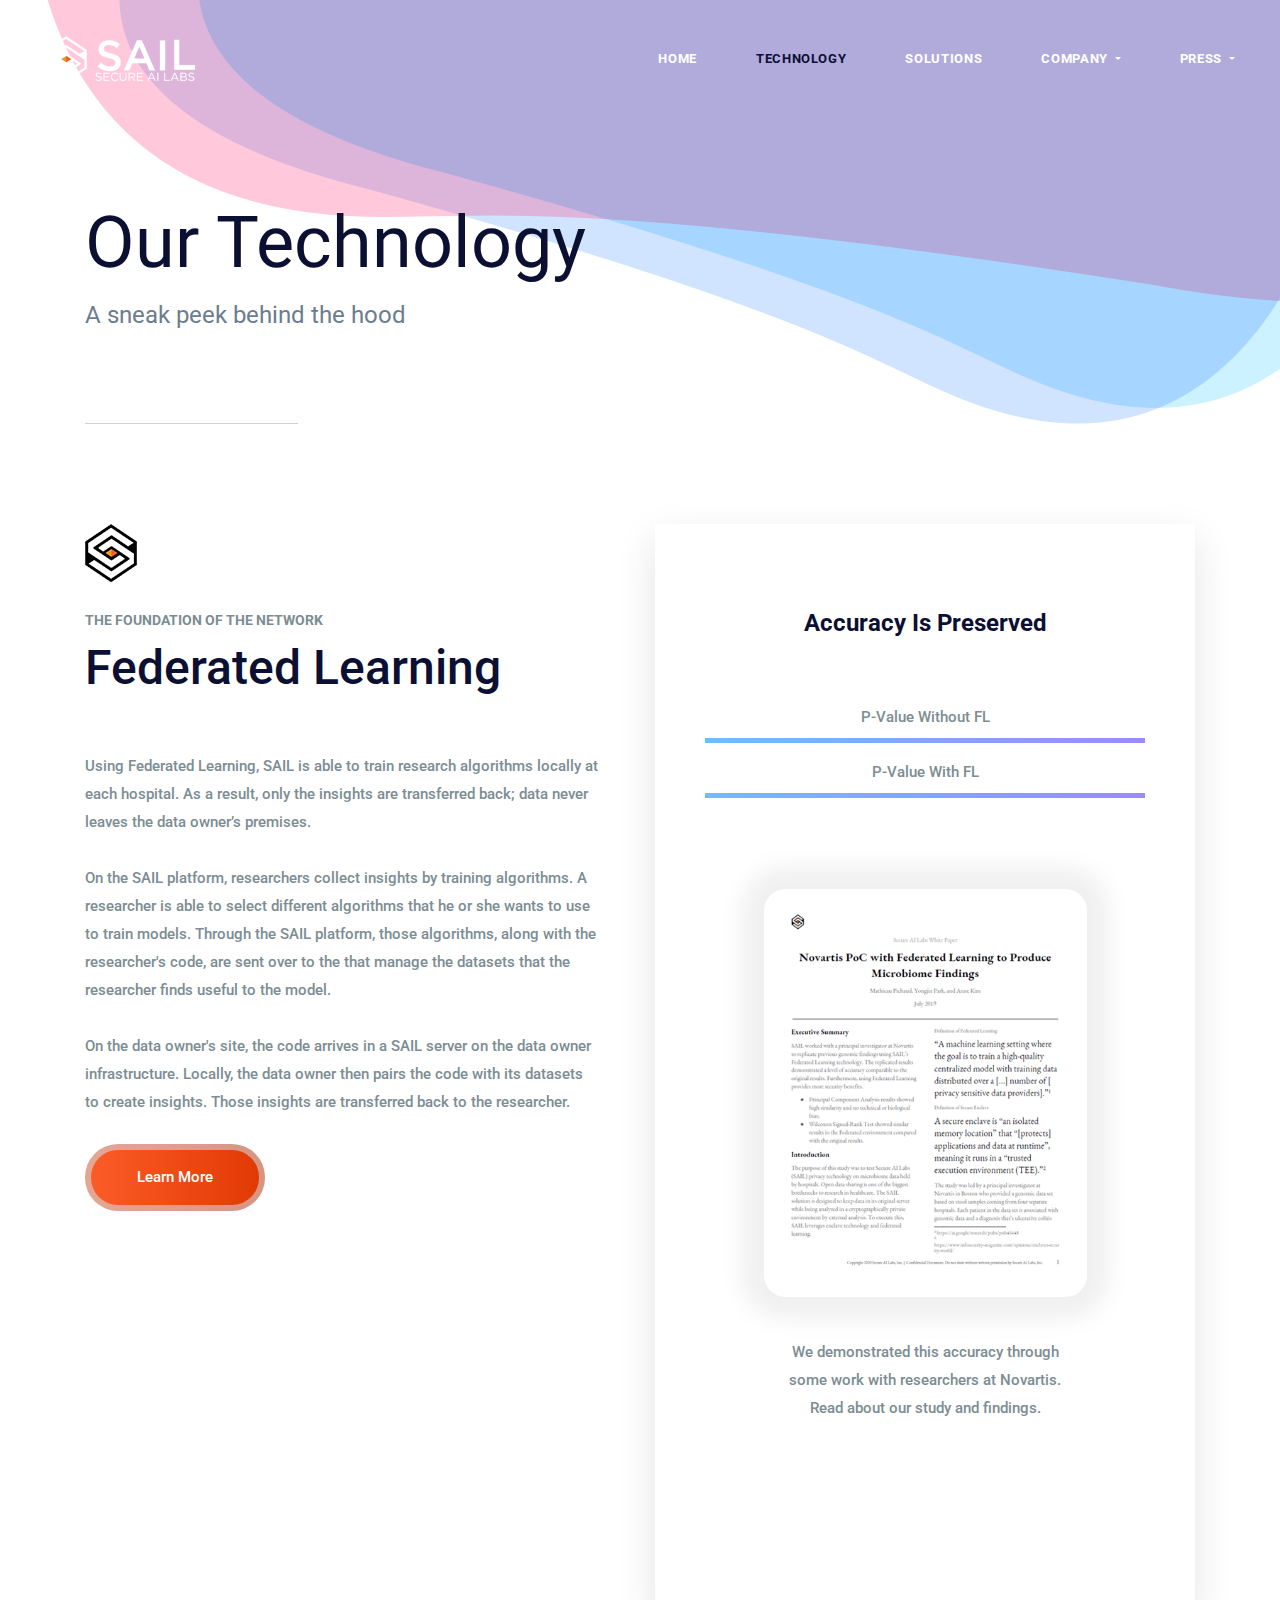
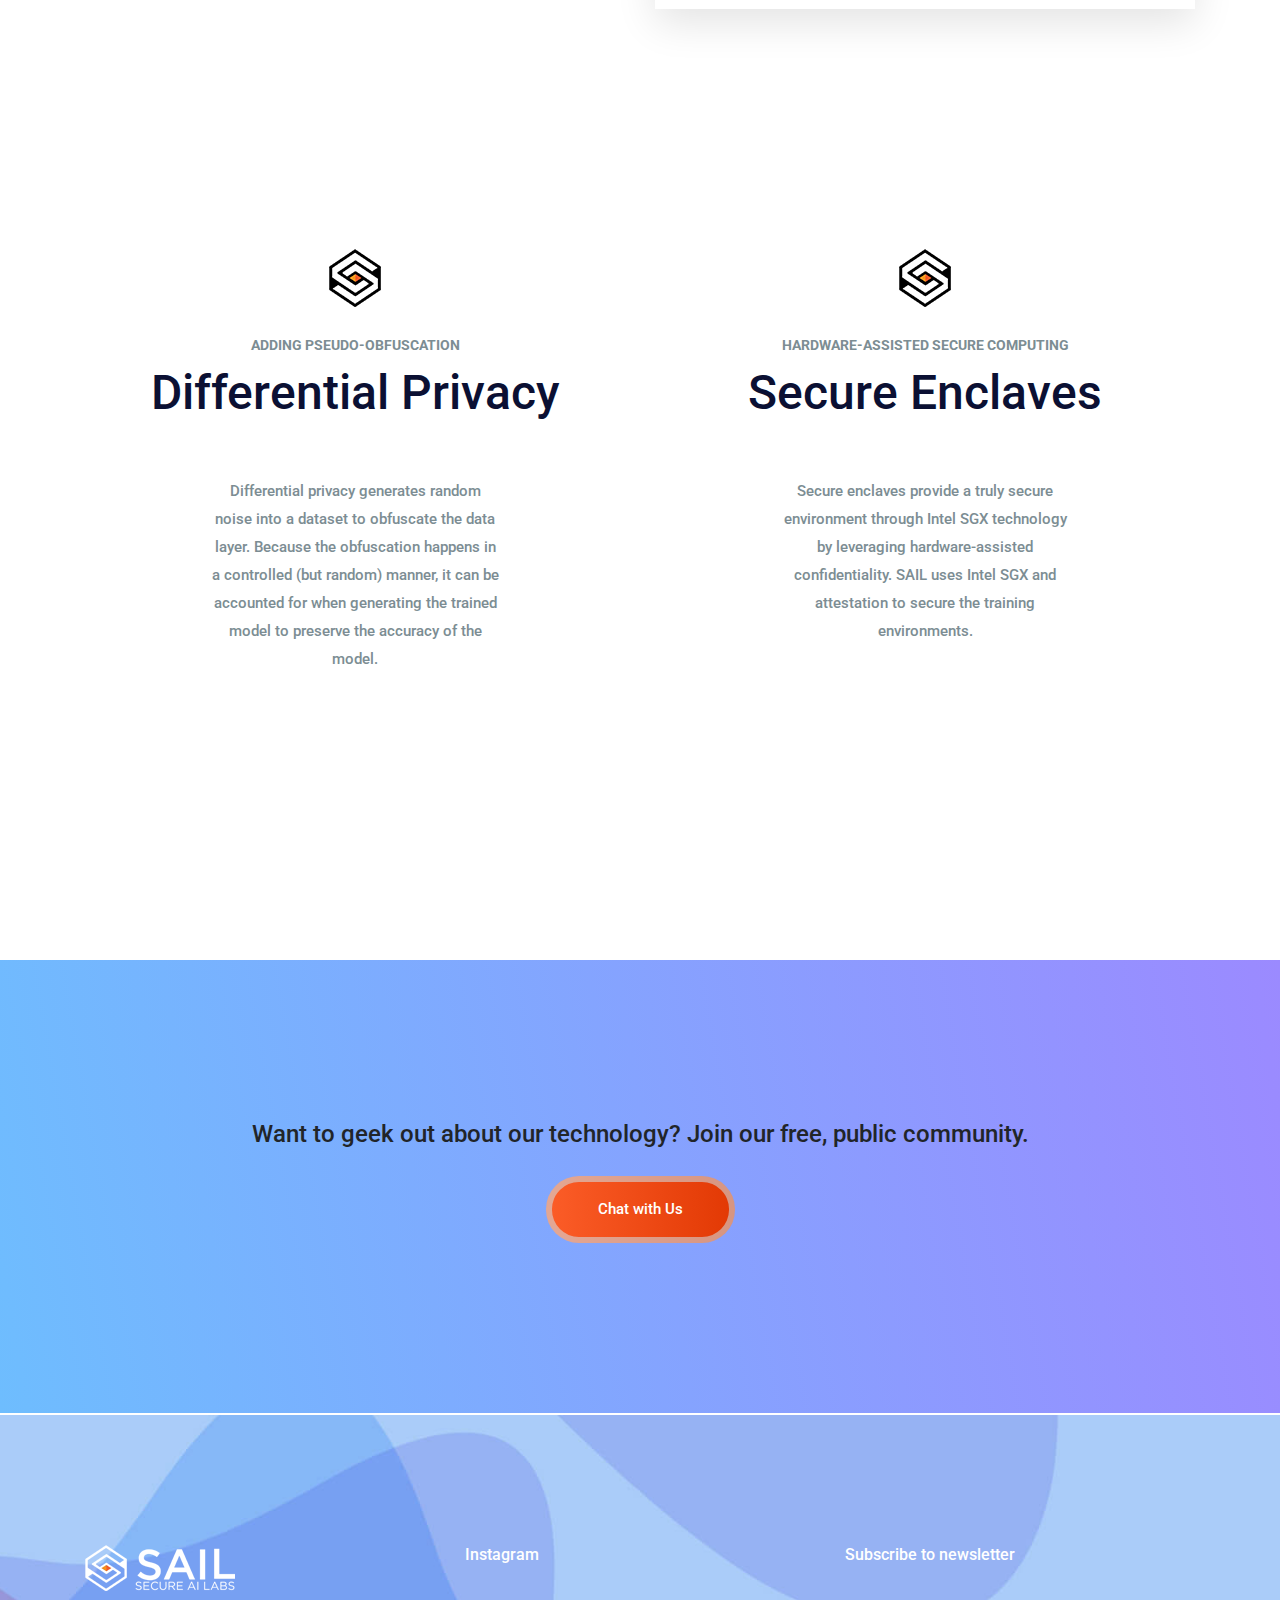
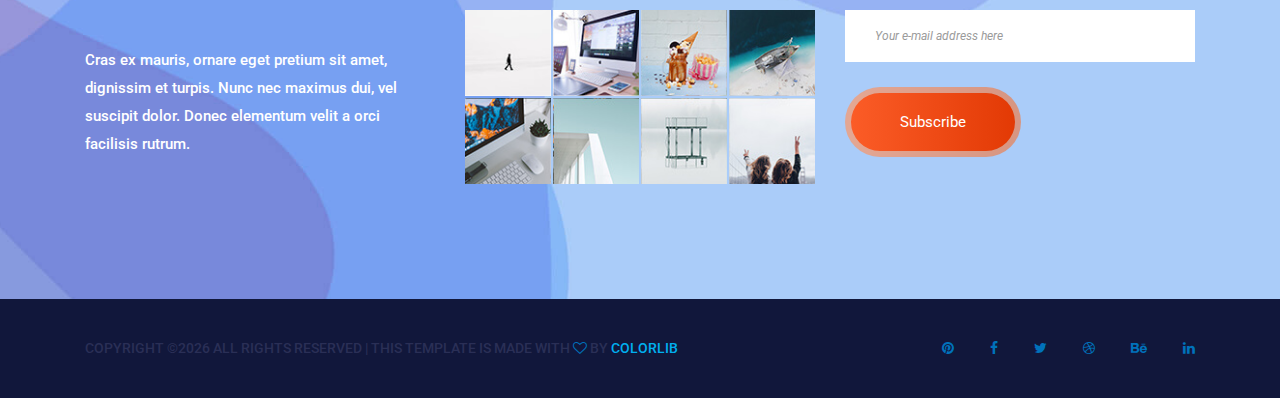
<file: technology.html>
<!DOCTYPE html>
<html lang="en">
    <head>
        <meta charset="utf-8">
        <meta http-equiv="X-UA-Compatible" content="IE=edge">
        <meta name="viewport" content="width=device-width, initial-scale=1">
        
        <link rel="icon" href="img/favicon.ico" type="image/x-icon" />
        <!-- The above 3 meta tags *must* come first in the head; any other head content must come *after* these tags -->
        <title>Secure AI Labs | The Secure Healthcare Data Network</title>

        <!-- Icon css link -->
        <link href="css/font-awesome.min.css" rel="stylesheet">
        <!-- Bootstrap -->
        <link href="css/bootstrap.min.css" rel="stylesheet">
        
        <!-- Rev slider css -->
        <link href="vendors/revolution/css/settings.css" rel="stylesheet">
        <link href="vendors/revolution/css/layers.css" rel="stylesheet">
        <link href="vendors/revolution/css/navigation.css" rel="stylesheet">
        
        <!-- Extra plugin css -->
        <link href="vendors/owl-carousel/owl.carousel.min.css" rel="stylesheet">
        
        <link href="css/style.css" rel="stylesheet">
        <link href="css/responsive.css" rel="stylesheet">

        <!-- HTML5 shim and Respond.js for IE8 support of HTML5 elements and media queries -->
        <!-- WARNING: Respond.js doesn't work if you view the page via file:// -->
        <!--[if lt IE 9]>
        <script src="https://oss.maxcdn.com/html5shiv/3.7.3/html5shiv.min.js"></script>
        <script src="https://oss.maxcdn.com/respond/1.4.2/respond.min.js"></script>
        <![endif]-->
    </head>
    <body>
        
        <!--================Header Menu Area =================-->
        <header class="main_menu_area">
            <nav class="navbar navbar-expand-lg navbar-light bg-light">
                <a class="navbar-brand" href="#"><img src="img/logo.png" alt=""></a>
                <button class="navbar-toggler" type="button" data-toggle="collapse" data-target="#navbarSupportedContent" aria-controls="navbarSupportedContent" aria-expanded="false" aria-label="Toggle navigation">
                    <span></span>
                    <span></span>
                    <span></span>
                </button>

                <div class="collapse navbar-collapse" id="navbarSupportedContent">
                    <ul class="navbar-nav">
                        <li class="nav-item"><a class="nav-link" href="index.html">Home</a></li>
                        <li class="nav-item active"><a class="nav-link" href="technology.html">Technology</a></li>
                        <li class="nav-item"><a class="nav-link" href="portfolio.html">Solutions</a></li>
                        <li class="nav-item dropdown submenu">
                            <a class="nav-link dropdown-toggle" href="#" id="navbarDropdown" role="button" data-toggle="dropdown" aria-haspopup="true" aria-expanded="false">
                            Company
                            </a>
                            <ul class="dropdown-menu" aria-labelledby="navbarDropdown">
                                <li class="nav-item"><a class="nav-link" href="medium.com/secure-ai-labs">About</a></li>
                                <li class="nav-item"><a class="nav-link" href="https://angel.co/company/secure-ai-labs/jobs" target="_blank">Careers</a></li>
                                <li class="nav-item"><a class="nav-link" href="#contact">Contact</a></li>
                            </ul>
                        </li>
                        <li class="nav-item dropdown submenu">
                            <a class="nav-link dropdown-toggle" href="#" id="navbarDropdown" role="button" data-toggle="dropdown" aria-haspopup="true" aria-expanded="false">
                            Press
                            </a>
                            <ul class="dropdown-menu" aria-labelledby="navbarDropdown">
                                <li class="nav-item"><a class="nav-link" href="medium.com/secure-ai-labs">Blog</a></li>
                                <li class="nav-item"><a class="nav-link" href="elements.html">Recent News</a></li>
                            </ul>
                        </li>
                    </ul>
                </div>
            </nav>
        </header>
        <!--================End Header Menu Area =================-->
        
        <!--================Banner Area =================-->
        <section class="banner_area">
            <div class="container">
                <div class="banner_inner_text">
                    <h2>Our Technology</h2>
                    <p>A sneak peek behind the hood</p>
                </div>
            </div>
        </section>
        <!--================End Banner Area =================-->
        
        <!--================Challange Area =================-->
        <section class="challange_area p_100">
            <div class="container">
                <div class="row">
                    <div class="col-lg-6">
                        <div class="challange_text_inner">
                            <div class="l_title">
                                <img src="img/icon/title-icon.png" alt="">
                                <h6>The Foundation of the Network</h6>
                                <h2>Federated Learning</h2>
                            </div>
                            <p>Using Federated Learning, SAIL is able to train research algorithms locally at each hospital. As a result, only the insights are transferred back; data never leaves the data owner’s premises.</p>
                            <br>

                            <p>On the SAIL platform, researchers collect insights by training algorithms. A researcher is able to select different algorithms that he or she wants to use to train models. Through the SAIL platform, those algorithms, along with the researcher's code, are sent over to the that manage the datasets that the researcher finds useful to the model. </p>
                            <br>

                            <p>On the data owner's site, the code arrives in a SAIL server on the data owner infrastructure. Locally, the data owner then pairs the code with its datasets to create insights. Those insights are transferred back to the researcher.</p>
                            <br>
                            <a class="more_btn" href="#">Learn More</a>
                        </div>
                    </div>
                    <div class="col-lg-6 col-sm-6">
                        <div class="feature_item feature_item_on">
                            <h4>Accuracy Is Preserved</h4>
                            <div class="padded-sides">
                                <div class="our_skill_inner">
                                    <div class="single_skill">
                                        <h3>P-Value Without FL</h3>
                                        <div class="progress" data-value="90">
                                            <div class="progress-bar" style="width: 80%;">
                                                <div class="progress_parcent"><span class="counter">0.88</span></div>
                                            </div>
                                        </div>
                                    </div>
                                    <div class="single_skill">
                                        <h3>P-Value With FL</h3>
                                        <div class="progress" data-value="90">
                                            <div class="progress-bar" style="width: 80%;">
                                                <div class="progress_parcent"><span class="counter">0.88</span></div>
                                            </div>
                                        </div>
                                    </div>
                                </div>
                            </div>
                            <div>
                                <center><img src="img/whitepaper.png" width="75%"></center>
                                <p>We demonstrated this accuracy through some work with researchers at Novartis. Read about our study and findings.</p>
                                <a class="more_btn on" href="#">Read the White Paper</a>
                            </div>
                        </div>
                    </div>
                </div>
            </div>
        </section>

        <section class="challange_area p_100">
            <div class="container">
                <div class="row">
                    <div class="col-lg-6 col-sm-6">
                        <div class="feature_item">
                            <div class="l_title">
                                <img src="img/icon/title-icon.png" alt="">
                                <h6>Adding Pseudo-Obfuscation</h6>
                                <h2>Differential Privacy</h2>
                            </div>
                            <p>Differential privacy generates random noise into a dataset to obfuscate the data layer. Because the obfuscation happens in a controlled (but random) manner, it can be accounted for when generating the trained model to preserve the accuracy of the model. </p>
                            <a class="more_btn" href="#">Learn More</a>
                        </div>
                    </div>
                    <div class="col-lg-6 col-sm-6">
                        <div class="feature_item">
                            <div class="l_title">
                                <img src="img/icon/title-icon.png" alt="">
                                <h6>Hardware-Assisted Secure Computing</h6>
                                <h2>Secure Enclaves</h2>
                            </div>
                            <p>Secure enclaves provide a truly secure environment through Intel SGX technology by leveraging hardware-assisted confidentiality. SAIL uses Intel SGX and attestation to secure the training environments.</p>
                            <a class="more_btn" href="#">Learn More</a>
                        </div>
                    </div>
                </div>
            </div>
        </section>
        <!--================End Challange Area =================-->
        
        <!--================End We Are Company Area =================-->
        <section class="talk_area">
            <div class="container">
                <div class="">
                    <center>
                    <h4>Want to geek out about our technology? Join our free, public community.</h4>
                    <br><a class="more_btn" href="#">Chat with Us</a>
                    </center>
                </div>
            </div>
        </section>
        <!--================End We Are Company Area =================-->
        
        <!--================Footer Area =================-->
        <footer class="footr_area">
            <div class="footer_widget_area">
                <div class="container">
                    <div class="row footer_widget_inner">
                        <div class="col-lg-4 col-sm-6">
                            <aside class="f_widget f_about_widget">
                                <img src="img/footer-logo.png" alt="">
                                <p>Cras ex mauris, ornare eget pretium sit amet, dignissim et turpis. Nunc nec maximus dui, vel suscipit dolor. Donec elementum velit a orci facilisis rutrum.</p>
                            </aside>
                        </div>
                        <div class="col-lg-4 col-sm-6">
                            <aside class="f_widget f_insta_widget">
                                <div class="f_title">
                                    <h3>Instagram</h3>
                                </div>
                                <ul>
                                    <li><a href="#"><img src="img/instagram/ins-1.jpg" alt=""></a></li>
                                    <li><a href="#"><img src="img/instagram/ins-2.jpg" alt=""></a></li>
                                    <li><a href="#"><img src="img/instagram/ins-3.jpg" alt=""></a></li>
                                    <li><a href="#"><img src="img/instagram/ins-4.jpg" alt=""></a></li>
                                    <li><a href="#"><img src="img/instagram/ins-5.jpg" alt=""></a></li>
                                    <li><a href="#"><img src="img/instagram/ins-6.jpg" alt=""></a></li>
                                    <li><a href="#"><img src="img/instagram/ins-7.jpg" alt=""></a></li>
                                    <li><a href="#"><img src="img/instagram/ins-8.jpg" alt=""></a></li>
                                </ul>
                            </aside>
                        </div>
                        <div class="col-lg-4 col-sm-6">
                            <aside class="f_widget f_subs_widget">
                                <div class="f_title">
                                    <h3>Subscribe to newsletter</h3>
                                </div>
                                <div class="input-group">
                                    <input type="text" class="form-control" placeholder="Your e-mail address here" aria-label="Your e-mail address here">
                                    <span class="input-group-btn">
                                        <button class="btn btn-secondary submit_btn" type="button">Subscribe</button>
                                    </span>
                                </div>
                            </aside>
                        </div>
                    </div>
                </div>
            </div>
            <div class="footer_copyright">
                <div class="container">
                    <div class="float-sm-left">
                        <h5><!-- Link back to Colorlib can't be removed. Template is licensed under CC BY 3.0. -->
Copyright &copy;<script>document.write(new Date().getFullYear());</script> All rights reserved | This template is made with <i class="fa fa-heart-o" aria-hidden="true"></i> by <a href="https://colorlib.com" target="_blank">Colorlib</a>
<!-- Link back to Colorlib can't be removed. Template is licensed under CC BY 3.0. --></h5>
                    </div>
                    <div class="float-sm-right">
                        <ul>
                            <li><a href="#"><i class="fa fa-pinterest"></i></a></li>
                            <li><a href="#"><i class="fa fa-facebook"></i></a></li>
                            <li><a href="#"><i class="fa fa-twitter"></i></a></li>
                            <li><a href="#"><i class="fa fa-dribbble"></i></a></li>
                            <li><a href="#"><i class="fa fa-behance"></i></a></li>
                            <li><a href="#"><i class="fa fa-linkedin"></i></a></li>
                        </ul>
                    </div>
                </div>
            </div>
        </footer>
        <!--================End Footer Area =================-->
        
        
        
        
        <!-- jQuery (necessary for Bootstrap's JavaScript plugins) -->
        <script src="js/jquery-3.2.1.min.js"></script>
        <!-- Include all compiled plugins (below), or include individual files as needed -->
        <script src="js/popper.min.js"></script>
        <script src="js/bootstrap.min.js"></script>
        <!-- Rev slider js -->
        <script src="vendors/revolution/js/jquery.themepunch.tools.min.js"></script>
        <script src="vendors/revolution/js/jquery.themepunch.revolution.min.js"></script>
        <script src="vendors/revolution/js/extensions/revolution.extension.actions.min.js"></script>
        <script src="vendors/revolution/js/extensions/revolution.extension.video.min.js"></script>
        <script src="vendors/revolution/js/extensions/revolution.extension.slideanims.min.js"></script>
        <script src="vendors/revolution/js/extensions/revolution.extension.layeranimation.min.js"></script>
        <script src="vendors/revolution/js/extensions/revolution.extension.navigation.min.js"></script>
        <script src="vendors/revolution/js/extensions/revolution.extension.slideanims.min.js"></script>
        <!-- Extra plugin css -->
        <script src="vendors/counterup/jquery.waypoints.min.js"></script>
        <script src="vendors/counterup/jquery.counterup.min.js"></script> 
        <script src="vendors/counterup/apear.js"></script>
        <script src="vendors/counterup/countto.js"></script>
        <script src="vendors/owl-carousel/owl.carousel.min.js"></script>
        <script src="vendors/magnify-popup/jquery.magnific-popup.min.js"></script>
        <script src="js/smoothscroll.js"></script>
        
        <script src="js/theme.js"></script>
    </body>
</html>
</file>
<file: vendors/revolution/css/settings.css>
/*-----------------------------------------------------------------------------

-	Revolution Slider 5.0 Default Style Settings -

Screen Stylesheet

version:   	5.3.1
date:      	07/12/15
author:		themepunch
email:     	info@themepunch.com
website:   	http://www.themepunch.com
-----------------------------------------------------------------------------*/

#debungcontrolls,.debugtimeline{width:100%;box-sizing:border-box}.rev_column,.rev_column .tp-parallax-wrap,.tp-svg-layer svg{vertical-align:top}#debungcontrolls{z-index:100000;position:fixed;bottom:0;height:auto;background:rgba(0,0,0,.6);padding:10px}.debugtimeline{height:10px;position:relative;margin-bottom:3px;display:none;white-space:nowrap}.debugtimeline:hover{height:15px}.the_timeline_tester{background:#e74c3c;position:absolute;top:0;left:0;height:100%;width:0}.debugtimeline.tl_slide .the_timeline_tester{background:#f39c12}.debugtimeline.tl_frame .the_timeline_tester{background:#3498db}.debugtimline_txt{color:#fff;font-weight:400;font-size:7px;position:absolute;left:10px;top:0;white-space:nowrap;line-height:10px}.rtl{direction:rtl}@font-face{font-family:revicons;src:url(../fonts/revicons/revicons.eot?5510888);src:url(../fonts/revicons/revicons.eot?5510888#iefix) format('embedded-opentype'),url(../fonts/revicons/revicons.woff?5510888) format('woff'),url(../fonts/revicons/revicons.ttf?5510888) format('truetype'),url(../fonts/revicons/revicons.svg?5510888#revicons) format('svg');font-weight:400;font-style:normal}[class*=" revicon-"]:before,[class^=revicon-]:before{font-family:revicons;font-style:normal;font-weight:400;speak:none;display:inline-block;text-decoration:inherit;width:1em;margin-right:.2em;text-align:center;font-variant:normal;text-transform:none;line-height:1em;margin-left:.2em}.revicon-search-1:before{content:'\e802'}.revicon-pencil-1:before{content:'\e831'}.revicon-picture-1:before{content:'\e803'}.revicon-cancel:before{content:'\e80a'}.revicon-info-circled:before{content:'\e80f'}.revicon-trash:before{content:'\e801'}.revicon-left-dir:before{content:'\e817'}.revicon-right-dir:before{content:'\e818'}.revicon-down-open:before{content:'\e83b'}.revicon-left-open:before{content:'\e819'}.revicon-right-open:before{content:'\e81a'}.revicon-angle-left:before{content:'\e820'}.revicon-angle-right:before{content:'\e81d'}.revicon-left-big:before{content:'\e81f'}.revicon-right-big:before{content:'\e81e'}.revicon-magic:before{content:'\e807'}.revicon-picture:before{content:'\e800'}.revicon-export:before{content:'\e80b'}.revicon-cog:before{content:'\e832'}.revicon-login:before{content:'\e833'}.revicon-logout:before{content:'\e834'}.revicon-video:before{content:'\e805'}.revicon-arrow-combo:before{content:'\e827'}.revicon-left-open-1:before{content:'\e82a'}.revicon-right-open-1:before{content:'\e82b'}.revicon-left-open-mini:before{content:'\e822'}.revicon-right-open-mini:before{content:'\e823'}.revicon-left-open-big:before{content:'\e824'}.revicon-right-open-big:before{content:'\e825'}.revicon-left:before{content:'\e836'}.revicon-right:before{content:'\e826'}.revicon-ccw:before{content:'\e808'}.revicon-arrows-ccw:before{content:'\e806'}.revicon-palette:before{content:'\e829'}.revicon-list-add:before{content:'\e80c'}.revicon-doc:before{content:'\e809'}.revicon-left-open-outline:before{content:'\e82e'}.revicon-left-open-2:before{content:'\e82c'}.revicon-right-open-outline:before{content:'\e82f'}.revicon-right-open-2:before{content:'\e82d'}.revicon-equalizer:before{content:'\e83a'}.revicon-layers-alt:before{content:'\e804'}.revicon-popup:before{content:'\e828'}.rev_slider_wrapper{position:relative;z-index:0;width:100%}.rev_slider{position:relative;overflow:visible}.entry-content .rev_slider a,.rev_slider a{box-shadow:none}.tp-overflow-hidden{overflow:hidden!important}.group_ov_hidden{overflow:hidden}.rev_slider img,.tp-simpleresponsive img{max-width:none!important;transition:none;margin:0;padding:0;border:none}.rev_slider .no-slides-text{font-weight:700;text-align:center;padding-top:80px}.rev_slider>ul,.rev_slider>ul>li,.rev_slider>ul>li:before,.rev_slider_wrapper>ul,.tp-revslider-mainul>li,.tp-revslider-mainul>li:before,.tp-simpleresponsive>ul,.tp-simpleresponsive>ul>li,.tp-simpleresponsive>ul>li:before{list-style:none!important;position:absolute;margin:0!important;padding:0!important;overflow-x:visible;overflow-y:visible;background-image:none;background-position:0 0;text-indent:0;top:0;left:0}.rev_slider>ul>li,.rev_slider>ul>li:before,.tp-revslider-mainul>li,.tp-revslider-mainul>li:before,.tp-simpleresponsive>ul>li,.tp-simpleresponsive>ul>li:before{visibility:hidden}.tp-revslider-mainul,.tp-revslider-slidesli{padding:0!important;margin:0!important;list-style:none!important}.fullscreen-container,.fullwidthbanner-container{padding:0;position:relative}.rev_slider li.tp-revslider-slidesli{position:absolute!important}.tp-caption .rs-untoggled-content{display:block}.tp-caption .rs-toggled-content{display:none}.rs-toggle-content-active.tp-caption .rs-toggled-content{display:block}.rs-toggle-content-active.tp-caption .rs-untoggled-content{display:none}.rev_slider .caption,.rev_slider .tp-caption{position:relative;visibility:hidden;white-space:nowrap;display:block;-webkit-font-smoothing:antialiased!important;z-index:1}.rev_slider .caption,.rev_slider .tp-caption,.tp-simpleresponsive img{-moz-user-select:none;-khtml-user-select:none;-webkit-user-select:none;-o-user-select:none}.rev_slider .tp-mask-wrap .tp-caption,.rev_slider .tp-mask-wrap :last-child,.wpb_text_column .rev_slider .tp-mask-wrap .tp-caption,.wpb_text_column .rev_slider .tp-mask-wrap :last-child{margin-bottom:0}.tp-svg-layer svg{width:100%;height:100%;position:relative}.tp-carousel-wrapper{cursor:url(openhand.cur),move}.tp-carousel-wrapper.dragged{cursor:url(closedhand.cur),move}.tp_inner_padding{box-sizing:border-box;max-height:none!important}.tp-caption.tp-layer-selectable{-moz-user-select:all;-khtml-user-select:all;-webkit-user-select:all;-o-user-select:all}.tp-caption.tp-hidden-caption,.tp-forcenotvisible,.tp-hide-revslider,.tp-parallax-wrap.tp-hidden-caption{visibility:hidden!important;display:none!important}.rev_slider audio,.rev_slider embed,.rev_slider iframe,.rev_slider object,.rev_slider video{max-width:none!important}.tp-element-background{position:absolute;top:0;left:0;width:100%;height:100%;z-index:0}.rev_row_zone{position:absolute;width:100%;left:0;box-sizing:border-box;min-height:50px;font-size:0}.rev_column_inner,.rev_slider .tp-caption.rev_row{position:relative;width:100%!important;box-sizing:border-box}.rev_row_zone_top{top:0}.rev_row_zone_middle{top:50%;transform:translateY(-50%)}.rev_row_zone_bottom{bottom:0}.rev_slider .tp-caption.rev_row{display:table;table-layout:fixed;vertical-align:top;height:auto!important;font-size:0}.rev_column{display:table-cell;position:relative;height:auto;box-sizing:border-box;font-size:0}.rev_column_inner{display:block;height:auto!important;white-space:normal!important}.rev_column_bg{width:100%;height:100%;position:absolute;top:0;left:0;z-index:0;box-sizing:border-box;background-clip:content-box;border:0 solid transparent}.tp-caption .backcorner,.tp-caption .backcornertop,.tp-caption .frontcorner,.tp-caption .frontcornertop{height:0;top:0;width:0;position:absolute}.rev_column_inner .tp-loop-wrap,.rev_column_inner .tp-mask-wrap,.rev_column_inner .tp-parallax-wrap{text-align:inherit}.rev_column_inner .tp-mask-wrap{display:inline-block}.rev_column_inner .tp-parallax-wrap,.rev_column_inner .tp-parallax-wrap .tp-loop-wrap,.rev_column_inner .tp-parallax-wrap .tp-mask-wrap{position:relative!important;left:auto!important;top:auto!important;line-height:0}.tp-video-play-button,.tp-video-play-button i{line-height:50px!important;vertical-align:top;text-align:center}.rev_column_inner .rev_layer_in_column,.rev_column_inner .tp-parallax-wrap,.rev_column_inner .tp-parallax-wrap .tp-loop-wrap,.rev_column_inner .tp-parallax-wrap .tp-mask-wrap{vertical-align:top}.rev_break_columns{display:block!important}.rev_break_columns .tp-parallax-wrap.rev_column{display:block!important;width:100%!important}.fullwidthbanner-container{overflow:hidden}.fullwidthbanner-container .fullwidthabanner{width:100%;position:relative}.tp-static-layers{position:absolute;z-index:101;top:0;left:0}.tp-caption .frontcorner{border-left:40px solid transparent;border-right:0 solid transparent;border-top:40px solid #00A8FF;left:-40px}.tp-caption .backcorner{border-left:0 solid transparent;border-right:40px solid transparent;border-bottom:40px solid #00A8FF;right:0}.tp-caption .frontcornertop{border-left:40px solid transparent;border-right:0 solid transparent;border-bottom:40px solid #00A8FF;left:-40px}.tp-caption .backcornertop{border-left:0 solid transparent;border-right:40px solid transparent;border-top:40px solid #00A8FF;right:0}.tp-layer-inner-rotation{position:relative!important}img.tp-slider-alternative-image{width:100%;height:auto}.caption.fullscreenvideo,.rs-background-video-layer,.tp-caption.coverscreenvideo,.tp-caption.fullscreenvideo{width:100%;height:100%;top:0;left:0;position:absolute}.noFilterClass{filter:none!important}.rs-background-video-layer{visibility:hidden;z-index:0}.caption.fullscreenvideo audio,.caption.fullscreenvideo iframe,.caption.fullscreenvideo video,.tp-caption.fullscreenvideo iframe,.tp-caption.fullscreenvideo iframe audio,.tp-caption.fullscreenvideo iframe video{width:100%!important;height:100%!important;display:none}.fullcoveredvideo audio,.fullscreenvideo audio .fullcoveredvideo video,.fullscreenvideo video{background:#000}.fullcoveredvideo .tp-poster{background-position:center center;background-size:cover;width:100%;height:100%;top:0;left:0}.videoisplaying .html5vid .tp-poster{display:none}.tp-video-play-button{background:#000;background:rgba(0,0,0,.3);border-radius:5px;position:absolute;top:50%;left:50%;color:#FFF;margin-top:-25px;margin-left:-25px;cursor:pointer;width:50px;height:50px;box-sizing:border-box;display:inline-block;z-index:4;opacity:0;transition:opacity .3s ease-out!important}.tp-audio-html5 .tp-video-play-button,.tp-hiddenaudio{display:none!important}.tp-caption .html5vid{width:100%!important;height:100%!important}.tp-video-play-button i{width:50px;height:50px;display:inline-block;font-size:40px!important}.rs-fullvideo-cover,.tp-dottedoverlay,.tp-shadowcover{height:100%;top:0;left:0;position:absolute}.tp-caption:hover .tp-video-play-button{opacity:1;display:block}.tp-caption .tp-revstop{display:none;border-left:5px solid #fff!important;border-right:5px solid #fff!important;margin-top:15px!important;line-height:20px!important;vertical-align:top;font-size:25px!important}.tp-seek-bar,.tp-video-button,.tp-volume-bar{outline:0;line-height:12px;margin:0;cursor:pointer}.videoisplaying .revicon-right-dir{display:none}.videoisplaying .tp-revstop{display:inline-block}.videoisplaying .tp-video-play-button{display:none}.fullcoveredvideo .tp-video-play-button{display:none!important}.fullscreenvideo .fullscreenvideo audio,.fullscreenvideo .fullscreenvideo video{object-fit:contain!important}.fullscreenvideo .fullcoveredvideo audio,.fullscreenvideo .fullcoveredvideo video{object-fit:cover!important}.tp-video-controls{position:absolute;bottom:0;left:0;right:0;padding:5px;opacity:0;transition:opacity .3s;background-image:linear-gradient(to bottom,#000 13%,#323232 100%);display:table;max-width:100%;overflow:hidden;box-sizing:border-box}.rev-btn.rev-hiddenicon i,.rev-btn.rev-withicon i{transition:all .2s ease-out!important;font-size:15px}.tp-caption:hover .tp-video-controls{opacity:.9}.tp-video-button{background:rgba(0,0,0,.5);border:0;border-radius:3px;font-size:12px;color:#fff;padding:0}.tp-video-button:hover{cursor:pointer}.tp-video-button-wrap,.tp-video-seek-bar-wrap,.tp-video-vol-bar-wrap{padding:0 5px;display:table-cell;vertical-align:middle}.tp-video-seek-bar-wrap{width:80%}.tp-video-vol-bar-wrap{width:20%}.tp-seek-bar,.tp-volume-bar{width:100%;padding:0}.rs-fullvideo-cover{width:100%;background:0 0;z-index:5}.disabled_lc .tp-video-play-button,.rs-background-video-layer audio::-webkit-media-controls,.rs-background-video-layer video::-webkit-media-controls,.rs-background-video-layer video::-webkit-media-controls-start-playback-button{display:none!important}.tp-audio-html5 .tp-video-controls{opacity:1!important;visibility:visible!important}.tp-dottedoverlay{background-repeat:repeat;width:100%;z-index:3}.tp-dottedoverlay.twoxtwo{background:url(../assets/gridtile.png)}.tp-dottedoverlay.twoxtwowhite{background:url(../assets/gridtile_white.png)}.tp-dottedoverlay.threexthree{background:url(../assets/gridtile_3x3.png)}.tp-dottedoverlay.threexthreewhite{background:url(../assets/gridtile_3x3_white.png)}.tp-shadowcover{width:100%;background:#fff;z-index:-1}.tp-shadow1{box-shadow:0 10px 6px -6px rgba(0,0,0,.8)}.tp-shadow2:after,.tp-shadow2:before,.tp-shadow3:before,.tp-shadow4:after{z-index:-2;position:absolute;content:"";bottom:10px;left:10px;width:50%;top:85%;max-width:300px;background:0 0;box-shadow:0 15px 10px rgba(0,0,0,.8);transform:rotate(-3deg)}.tp-shadow2:after,.tp-shadow4:after{transform:rotate(3deg);right:10px;left:auto}.tp-shadow5{position:relative;box-shadow:0 1px 4px rgba(0,0,0,.3),0 0 40px rgba(0,0,0,.1) inset}.tp-shadow5:after,.tp-shadow5:before{content:"";position:absolute;z-index:-2;box-shadow:0 0 25px 0 rgba(0,0,0,.6);top:30%;bottom:0;left:20px;right:20px;border-radius:100px/20px}.tp-button{padding:6px 13px 5px;border-radius:3px;height:30px;cursor:pointer;color:#fff!important;text-shadow:0 1px 1px rgba(0,0,0,.6)!important;font-size:15px;line-height:45px!important;font-family:arial,sans-serif;font-weight:700;letter-spacing:-1px;text-decoration:none}.tp-button.big{color:#fff;text-shadow:0 1px 1px rgba(0,0,0,.6);font-weight:700;padding:9px 20px;font-size:19px;line-height:57px!important}.purchase:hover,.tp-button.big:hover,.tp-button:hover{background-position:bottom,15px 11px}.purchase.green,.purchase:hover.green,.tp-button.green,.tp-button:hover.green{background-color:#21a117;box-shadow:0 3px 0 0 #104d0b}.purchase.blue,.purchase:hover.blue,.tp-button.blue,.tp-button:hover.blue{background-color:#1d78cb;box-shadow:0 3px 0 0 #0f3e68}.purchase.red,.purchase:hover.red,.tp-button.red,.tp-button:hover.red{background-color:#cb1d1d;box-shadow:0 3px 0 0 #7c1212}.purchase.orange,.purchase:hover.orange,.tp-button.orange,.tp-button:hover.orange{background-color:#f70;box-shadow:0 3px 0 0 #a34c00}.purchase.darkgrey,.purchase:hover.darkgrey,.tp-button.darkgrey,.tp-button.grey,.tp-button:hover.darkgrey,.tp-button:hover.grey{background-color:#555;box-shadow:0 3px 0 0 #222}.purchase.lightgrey,.purchase:hover.lightgrey,.tp-button.lightgrey,.tp-button:hover.lightgrey{background-color:#888;box-shadow:0 3px 0 0 #555}.rev-btn,.rev-btn:visited{outline:0!important;box-shadow:none!important;text-decoration:none!important;line-height:44px;font-size:17px;font-weight:500;padding:12px 35px;box-sizing:border-box;font-family:Roboto,sans-serif;cursor:pointer}.rev-btn.rev-uppercase,.rev-btn.rev-uppercase:visited{text-transform:uppercase;letter-spacing:1px;font-size:15px;font-weight:900}.rev-btn.rev-withicon i{font-weight:400;position:relative;top:0;margin-left:10px!important}.rev-btn.rev-hiddenicon i{font-weight:400;position:relative;top:0;opacity:0;margin-left:0!important;width:0!important}.rev-btn.rev-hiddenicon:hover i{opacity:1!important;margin-left:10px!important;width:auto!important}.rev-btn.rev-medium,.rev-btn.rev-medium:visited{line-height:36px;font-size:14px;padding:10px 30px}.rev-btn.rev-medium.rev-hiddenicon i,.rev-btn.rev-medium.rev-withicon i{font-size:14px;top:0}.rev-btn.rev-small,.rev-btn.rev-small:visited{line-height:28px;font-size:12px;padding:7px 20px}.rev-btn.rev-small.rev-hiddenicon i,.rev-btn.rev-small.rev-withicon i{font-size:12px;top:0}.rev-maxround{border-radius:30px}.rev-minround{border-radius:3px}.rev-burger{position:relative;width:60px;height:60px;box-sizing:border-box;padding:22px 0 0 14px;border-radius:50%;border:1px solid rgba(51,51,51,.25);-webkit-tap-highlight-color:transparent;cursor:pointer}.rev-burger span{display:block;width:30px;height:3px;background:#333;transition:.7s;pointer-events:none;transform-style:flat!important}.rev-burger.revb-white span,.rev-burger.revb-whitenoborder span{background:#fff}.rev-burger span:nth-child(2){margin:3px 0}#dialog_addbutton .rev-burger:hover :first-child,.open .rev-burger :first-child,.open.rev-burger :first-child{transform:translateY(6px) rotate(-45deg)}#dialog_addbutton .rev-burger:hover :nth-child(2),.open .rev-burger :nth-child(2),.open.rev-burger :nth-child(2){transform:rotate(-45deg);opacity:0}#dialog_addbutton .rev-burger:hover :last-child,.open .rev-burger :last-child,.open.rev-burger :last-child{transform:translateY(-6px) rotate(-135deg)}.rev-burger.revb-white{border:2px solid rgba(255,255,255,.2)}.rev-burger.revb-darknoborder,.rev-burger.revb-whitenoborder{border:0}.rev-burger.revb-darknoborder span{background:#333}.rev-burger.revb-whitefull{background:#fff;border:none}.rev-burger.revb-whitefull span{background:#333}.rev-burger.revb-darkfull{background:#333;border:none}.rev-burger.revb-darkfull span,.rev-scroll-btn.revs-fullwhite{background:#fff}@keyframes rev-ani-mouse{0%{opacity:1;top:29%}15%{opacity:1;top:50%}50%{opacity:0;top:50%}100%{opacity:0;top:29%}}.rev-scroll-btn{display:inline-block;position:relative;left:0;right:0;text-align:center;cursor:pointer;width:35px;height:55px;box-sizing:border-box;border:3px solid #fff;border-radius:23px}.rev-scroll-btn>*{display:inline-block;line-height:18px;font-size:13px;font-weight:400;color:#fff;font-family:proxima-nova,"Helvetica Neue",Helvetica,Arial,sans-serif;letter-spacing:2px}.rev-scroll-btn>.active,.rev-scroll-btn>:focus,.rev-scroll-btn>:hover{color:#fff}.rev-scroll-btn>.active,.rev-scroll-btn>:active,.rev-scroll-btn>:focus,.rev-scroll-btn>:hover{opacity:.8}.rev-scroll-btn.revs-fullwhite span{background:#333}.rev-scroll-btn.revs-fulldark{background:#333;border:none}.rev-scroll-btn.revs-fulldark span,.tp-bullet{background:#fff}.rev-scroll-btn span{position:absolute;display:block;top:29%;left:50%;width:8px;height:8px;margin:-4px 0 0 -4px;background:#fff;border-radius:50%;animation:rev-ani-mouse 2.5s linear infinite}.rev-scroll-btn.revs-dark{border-color:#333}.rev-scroll-btn.revs-dark span{background:#333}.rev-control-btn{position:relative;display:inline-block;z-index:5;color:#FFF;font-size:20px;line-height:60px;font-weight:400;font-style:normal;font-family:Raleway;text-decoration:none;text-align:center;background-color:#000;border-radius:50px;text-shadow:none;background-color:rgba(0,0,0,.5);width:60px;height:60px;box-sizing:border-box;cursor:pointer}.rev-cbutton-dark-sr,.rev-cbutton-light-sr{border-radius:3px}.rev-cbutton-light,.rev-cbutton-light-sr{color:#333;background-color:rgba(255,255,255,.75)}.rev-sbutton{line-height:37px;width:37px;height:37px}.rev-sbutton-blue{background-color:#3B5998}.rev-sbutton-lightblue{background-color:#00A0D1}.rev-sbutton-red{background-color:#DD4B39}.tp-bannertimer{visibility:hidden;width:100%;height:5px;background:#000;background:rgba(0,0,0,.15);position:absolute;z-index:200;top:0}.tp-bannertimer.tp-bottom{top:auto;bottom:0!important;height:5px}.tp-caption img{background:0 0;-ms-filter:"progid:DXImageTransform.Microsoft.gradient(startColorstr=#00FFFFFF,endColorstr=#00FFFFFF)";filter:progid:DXImageTransform.Microsoft.gradient(startColorstr=#00FFFFFF, endColorstr=#00FFFFFF);zoom:1}.caption.slidelink a div,.tp-caption.slidelink a div{width:3000px;height:1500px;background:url(../assets/coloredbg.png)}.tp-caption.slidelink a span{background:url(../assets/coloredbg.png)}.tp-loader.spinner0,.tp-loader.spinner5{background-image:url(../assets/loader.gif);background-repeat:no-repeat}.tp-shape{width:100%;height:100%}.tp-caption .rs-starring{display:inline-block}.tp-caption .rs-starring .star-rating{float:none;display:inline-block;vertical-align:top;color:#FFC321!important}.tp-caption .rs-starring .star-rating,.tp-caption .rs-starring-page .star-rating{position:relative;height:1em;width:5.4em;font-family:star;font-size:1em!important}.tp-loader.spinner0,.tp-loader.spinner1{width:40px;height:40px;margin-top:-20px;margin-left:-20px;animation:tp-rotateplane 1.2s infinite ease-in-out;background-color:#fff;border-radius:3px;box-shadow:0 0 20px 0 rgba(0,0,0,.15)}.tp-caption .rs-starring .star-rating:before,.tp-caption .rs-starring-page .star-rating:before{content:"\73\73\73\73\73";color:#E0DADF;float:left;top:0;left:0;position:absolute}.tp-caption .rs-starring .star-rating span{overflow:hidden;float:left;top:0;left:0;position:absolute;padding-top:1.5em;font-size:1em!important}.tp-caption .rs-starring .star-rating span:before{content:"\53\53\53\53\53";top:0;position:absolute;left:0}.tp-loader{top:50%;left:50%;z-index:10000;position:absolute}.tp-loader.spinner0{background-position:center center}.tp-loader.spinner5{background-position:10px 10px;background-color:#fff;margin:-22px;width:44px;height:44px;border-radius:3px}@keyframes tp-rotateplane{0%{transform:perspective(120px) rotateX(0) rotateY(0)}50%{transform:perspective(120px) rotateX(-180.1deg) rotateY(0)}100%{transform:perspective(120px) rotateX(-180deg) rotateY(-179.9deg)}}.tp-loader.spinner2{width:40px;height:40px;margin-top:-20px;margin-left:-20px;background-color:red;box-shadow:0 0 20px 0 rgba(0,0,0,.15);border-radius:100%;animation:tp-scaleout 1s infinite ease-in-out}@keyframes tp-scaleout{0%{transform:scale(0)}100%{transform:scale(1);opacity:0}}.tp-loader.spinner3{margin:-9px 0 0 -35px;width:70px;text-align:center}.tp-loader.spinner3 .bounce1,.tp-loader.spinner3 .bounce2,.tp-loader.spinner3 .bounce3{width:18px;height:18px;background-color:#fff;box-shadow:0 0 20px 0 rgba(0,0,0,.15);border-radius:100%;display:inline-block;animation:tp-bouncedelay 1.4s infinite ease-in-out;animation-fill-mode:both}.tp-loader.spinner3 .bounce1{animation-delay:-.32s}.tp-loader.spinner3 .bounce2{animation-delay:-.16s}@keyframes tp-bouncedelay{0%,100%,80%{transform:scale(0)}40%{transform:scale(1)}}.tp-loader.spinner4{margin:-20px 0 0 -20px;width:40px;height:40px;text-align:center;animation:tp-rotate 2s infinite linear}.tp-loader.spinner4 .dot1,.tp-loader.spinner4 .dot2{width:60%;height:60%;display:inline-block;position:absolute;top:0;background-color:#fff;border-radius:100%;animation:tp-bounce 2s infinite ease-in-out;box-shadow:0 0 20px 0 rgba(0,0,0,.15)}.tp-loader.spinner4 .dot2{top:auto;bottom:0;animation-delay:-1s}@keyframes tp-rotate{100%{transform:rotate(360deg)}}@keyframes tp-bounce{0%,100%{transform:scale(0)}50%{transform:scale(1)}}.tp-bullets.navbar,.tp-tabs.navbar,.tp-thumbs.navbar{border:none;min-height:0;margin:0;border-radius:0}.tp-bullets,.tp-tabs,.tp-thumbs{position:absolute;display:block;z-index:1000;top:0;left:0}.tp-tab,.tp-thumb{cursor:pointer;position:absolute;opacity:.5;box-sizing:border-box}.tp-arr-imgholder,.tp-tab-image,.tp-thumb-image,.tp-videoposter{background-position:center center;background-size:cover;width:100%;height:100%;display:block;position:absolute;top:0;left:0}.tp-tab.selected,.tp-tab:hover,.tp-thumb.selected,.tp-thumb:hover{opacity:1}.tp-tab-mask,.tp-thumb-mask{box-sizing:border-box!important}.tp-tabs,.tp-thumbs{box-sizing:content-box!important}.tp-bullet{width:15px;height:15px;position:absolute;background:rgba(255,255,255,.3);cursor:pointer}.tp-bullet.selected,.tp-bullet:hover{background:#fff}.tparrows{cursor:pointer;background:#000;background:rgba(0,0,0,.5);width:40px;height:40px;position:absolute;display:block;z-index:1000}.tparrows:hover{background:#000}.tparrows:before{font-family:revicons;font-size:15px;color:#fff;display:block;line-height:40px;text-align:center}.hginfo,.hglayerinfo{font-size:12px;font-weight:600}.tparrows.tp-leftarrow:before{content:'\e824'}.tparrows.tp-rightarrow:before{content:'\e825'}body.rtl .tp-kbimg{left:0!important}.dddwrappershadow{box-shadow:0 45px 100px rgba(0,0,0,.4)}.hglayerinfo{position:fixed;bottom:0;left:0;color:#FFF;line-height:20px;background:rgba(0,0,0,.75);padding:5px 10px;z-index:2000;white-space:normal}.helpgrid,.hginfo{position:absolute}.hginfo{top:-2px;left:-2px;color:#e74c3c;background:#000;padding:2px 5px}.indebugmode .tp-caption:hover{border:1px dashed #c0392b!important}.helpgrid{border:2px dashed #c0392b;top:0;left:0;z-index:0}#revsliderlogloglog{padding:15px;color:#fff;position:fixed;top:0;left:0;width:200px;height:150px;background:rgba(0,0,0,.7);z-index:100000;font-size:10px;overflow:scroll}.aden{filter:hue-rotate(-20deg) contrast(.9) saturate(.85) brightness(1.2)}.aden::after{background:linear-gradient(to right,rgba(66,10,14,.2),transparent);mix-blend-mode:darken}.perpetua::after,.reyes::after{mix-blend-mode:soft-light;opacity:.5}.inkwell{filter:sepia(.3) contrast(1.1) brightness(1.1) grayscale(1)}.perpetua::after{background:linear-gradient(to bottom,#005b9a,#e6c13d)}.reyes{filter:sepia(.22) brightness(1.1) contrast(.85) saturate(.75)}.reyes::after{background:#efcdad}.gingham{filter:brightness(1.05) hue-rotate(-10deg)}.gingham::after{background:linear-gradient(to right,rgba(66,10,14,.2),transparent);mix-blend-mode:darken}.toaster{filter:contrast(1.5) brightness(.9)}.toaster::after{background:radial-gradient(circle,#804e0f,#3b003b);mix-blend-mode:screen}.walden{filter:brightness(1.1) hue-rotate(-10deg) sepia(.3) saturate(1.6)}.walden::after{background:#04c;mix-blend-mode:screen;opacity:.3}.hudson{filter:brightness(1.2) contrast(.9) saturate(1.1)}.hudson::after{background:radial-gradient(circle,#a6b1ff 50%,#342134);mix-blend-mode:multiply;opacity:.5}.earlybird{filter:contrast(.9) sepia(.2)}.earlybird::after{background:radial-gradient(circle,#d0ba8e 20%,#360309 85%,#1d0210 100%);mix-blend-mode:overlay}.mayfair{filter:contrast(1.1) saturate(1.1)}.mayfair::after{background:radial-gradient(circle at 40% 40%,rgba(255,255,255,.8),rgba(255,200,200,.6),#111 60%);mix-blend-mode:overlay;opacity:.4}.lofi{filter:saturate(1.1) contrast(1.5)}.lofi::after{background:radial-gradient(circle,transparent 70%,#222 150%);mix-blend-mode:multiply}._1977{filter:contrast(1.1) brightness(1.1) saturate(1.3)}._1977:after{background:rgba(243,106,188,.3);mix-blend-mode:screen}.brooklyn{filter:contrast(.9) brightness(1.1)}.brooklyn::after{background:radial-gradient(circle,rgba(168,223,193,.4) 70%,#c4b7c8);mix-blend-mode:overlay}.xpro2{filter:sepia(.3)}.xpro2::after{background:radial-gradient(circle,#e6e7e0 40%,rgba(43,42,161,.6) 110%);mix-blend-mode:color-burn}.nashville{filter:sepia(.2) contrast(1.2) brightness(1.05) saturate(1.2)}.nashville::after{background:rgba(0,70,150,.4);mix-blend-mode:lighten}.nashville::before{background:rgba(247,176,153,.56);mix-blend-mode:darken}.lark{filter:contrast(.9)}.lark::after{background:rgba(242,242,242,.8);mix-blend-mode:darken}.lark::before{background:#22253f;mix-blend-mode:color-dodge}.moon{filter:grayscale(1) contrast(1.1) brightness(1.1)}.moon::before{background:#a0a0a0;mix-blend-mode:soft-light}.moon::after{background:#383838;mix-blend-mode:lighten}.clarendon{filter:contrast(1.2) saturate(1.35)}.clarendon:before{background:rgba(127,187,227,.2);mix-blend-mode:overlay}.willow{filter:grayscale(.5) contrast(.95) brightness(.9)}.willow::before{background-color:radial-gradient(40%,circle,#d4a9af 55%,#000 150%);mix-blend-mode:overlay}.willow::after{background-color:#d8cdcb;mix-blend-mode:color}.rise{filter:brightness(1.05) sepia(.2) contrast(.9) saturate(.9)}.rise::after{background:radial-gradient(circle,rgba(232,197,152,.8),transparent 90%);mix-blend-mode:overlay;opacity:.6}.rise::before{background:radial-gradient(circle,rgba(236,205,169,.15) 55%,rgba(50,30,7,.4));mix-blend-mode:multiply}._1977:after,._1977:before,.aden:after,.aden:before,.brooklyn:after,.brooklyn:before,.clarendon:after,.clarendon:before,.earlybird:after,.earlybird:before,.gingham:after,.gingham:before,.hudson:after,.hudson:before,.inkwell:after,.inkwell:before,.lark:after,.lark:before,.lofi:after,.lofi:before,.mayfair:after,.mayfair:before,.moon:after,.moon:before,.nashville:after,.nashville:before,.perpetua:after,.perpetua:before,.reyes:after,.reyes:before,.rise:after,.rise:before,.slumber:after,.slumber:before,.toaster:after,.toaster:before,.walden:after,.walden:before,.willow:after,.willow:before,.xpro2:after,.xpro2:before{content:'';display:block;height:100%;width:100%;top:0;left:0;position:absolute;pointer-events:none}._1977,.aden,.brooklyn,.clarendon,.earlybird,.gingham,.hudson,.inkwell,.lark,.lofi,.mayfair,.moon,.nashville,.perpetua,.reyes,.rise,.slumber,.toaster,.walden,.willow,.xpro2{position:relative}._1977 img,.aden img,.brooklyn img,.clarendon img,.earlybird img,.gingham img,.hudson img,.inkwell img,.lark img,.lofi img,.mayfair img,.moon img,.nashville img,.perpetua img,.reyes img,.rise img,.slumber img,.toaster img,.walden img,.willow img,.xpro2 img{width:100%;z-index:1}._1977:before,.aden:before,.brooklyn:before,.clarendon:before,.earlybird:before,.gingham:before,.hudson:before,.inkwell:before,.lark:before,.lofi:before,.mayfair:before,.moon:before,.nashville:before,.perpetua:before,.reyes:before,.rise:before,.slumber:before,.toaster:before,.walden:before,.willow:before,.xpro2:before{z-index:2}._1977:after,.aden:after,.brooklyn:after,.clarendon:after,.earlybird:after,.gingham:after,.hudson:after,.inkwell:after,.lark:after,.lofi:after,.mayfair:after,.moon:after,.nashville:after,.perpetua:after,.reyes:after,.rise:after,.slumber:after,.toaster:after,.walden:after,.willow:after,.xpro2:after{z-index:3}.slumber{filter:saturate(.66) brightness(1.05)}.slumber::after{background:rgba(125,105,24,.5);mix-blend-mode:soft-light}.slumber::before{background:rgba(69,41,12,.4);mix-blend-mode:lighten}
</file>
<file: vendors/revolution/css/layers.css>
/*-----------------------------------------------------------------------------

-	Revolution Slider 5.0 Layer Style Settings -

Screen Stylesheet

version:   	5.0.0
date:      	18/03/15
author:		themepunch
email:     	info@themepunch.com
website:   	http://www.themepunch.com
-----------------------------------------------------------------------------*/

* {
    -webkit-box-sizing: border-box;
    -moz-box-sizing: border-box;
    box-sizing: border-box;
}

.tp-caption.Twitter-Content a,.tp-caption.Twitter-Content a:visited
{
	color:#0084B4!important;
}

.tp-caption.Twitter-Content a:hover
{
	color:#0084B4!important;
	text-decoration:underline!important;
}

.tp-caption.medium_grey,.medium_grey
{
	background-color:#888;
	border-style:none;
	border-width:0;
	color:#fff;
	font-family:Arial;
	font-size:20px;
	font-weight:700;
	line-height:20px;
	margin:0;
	padding:2px 4px;
	position:absolute;
	text-shadow:0 2px 5px rgba(0,0,0,0.5);
	white-space:nowrap;
}

.tp-caption.small_text,.small_text
{
	border-style:none;
	border-width:0;
	color:#fff;
	font-family:Arial;
	font-size:14px;
	font-weight:700;
	line-height:20px;
	margin:0;
	position:absolute;
	text-shadow:0 2px 5px rgba(0,0,0,0.5);
	white-space:nowrap;
}

.tp-caption.medium_text,.medium_text
{
	border-style:none;
	border-width:0;
	color:#fff;
	font-family:Arial;
	font-size:20px;
	font-weight:700;
	line-height:20px;
	margin:0;
	position:absolute;
	text-shadow:0 2px 5px rgba(0,0,0,0.5);
	white-space:nowrap;
}

.tp-caption.large_text,.large_text
{
	border-style:none;
	border-width:0;
	color:#fff;
	font-family:Arial;
	font-size:40px;
	font-weight:700;
	line-height:40px;
	margin:0;
	position:absolute;
	text-shadow:0 2px 5px rgba(0,0,0,0.5);
	white-space:nowrap;
}

.tp-caption.very_large_text,.very_large_text
{
	border-style:none;
	border-width:0;
	color:#fff;
	font-family:Arial;
	font-size:60px;
	font-weight:700;
	letter-spacing:-2px;
	line-height:60px;
	margin:0;
	position:absolute;
	text-shadow:0 2px 5px rgba(0,0,0,0.5);
	white-space:nowrap;
}

.tp-caption.very_big_white,.very_big_white
{
	background-color:#000;
	border-style:none;
	border-width:0;
	color:#fff;
	font-family:Arial;
	font-size:60px;
	font-weight:800;
	line-height:60px;
	margin:0;
	padding:1px 4px 0;
	position:absolute;
	text-shadow:none;
	white-space:nowrap;
}

.tp-caption.very_big_black,.very_big_black
{
	background-color:#fff;
	border-style:none;
	border-width:0;
	color:#000;
	font-family:Arial;
	font-size:60px;
	font-weight:700;
	line-height:60px;
	margin:0;
	padding:1px 4px 0;
	position:absolute;
	text-shadow:none;
	white-space:nowrap;
}

.tp-caption.modern_medium_fat,.modern_medium_fat
{
	border-style:none;
	border-width:0;
	color:#000;
	font-family:"Open Sans", sans-serif;
	font-size:24px;
	font-weight:800;
	line-height:20px;
	margin:0;
	position:absolute;
	text-shadow:none;
	white-space:nowrap;
}

.tp-caption.modern_medium_fat_white,.modern_medium_fat_white
{
	border-style:none;
	border-width:0;
	color:#fff;
	font-family:"Open Sans", sans-serif;
	font-size:24px;
	font-weight:800;
	line-height:20px;
	margin:0;
	position:absolute;
	text-shadow:none;
	white-space:nowrap;
}

.tp-caption.modern_medium_light,.modern_medium_light
{
	border-style:none;
	border-width:0;
	color:#000;
	font-family:"Open Sans", sans-serif;
	font-size:24px;
	font-weight:300;
	line-height:20px;
	margin:0;
	position:absolute;
	text-shadow:none;
	white-space:nowrap;
}

.tp-caption.modern_big_bluebg,.modern_big_bluebg
{
	background-color:#4e5b6c;
	border-style:none;
	border-width:0;
	color:#fff;
	font-family:"Open Sans", sans-serif;
	font-size:30px;
	font-weight:800;
	letter-spacing:0;
	line-height:36px;
	margin:0;
	padding:3px 10px;
	position:absolute;
	text-shadow:none;
}

.tp-caption.modern_big_redbg,.modern_big_redbg
{
	background-color:#de543e;
	border-style:none;
	border-width:0;
	color:#fff;
	font-family:"Open Sans", sans-serif;
	font-size:30px;
	font-weight:300;
	letter-spacing:0;
	line-height:36px;
	margin:0;
	padding:1px 10px 3px;
	position:absolute;
	text-shadow:none;
}

.tp-caption.modern_small_text_dark,.modern_small_text_dark
{
	border-style:none;
	border-width:0;
	color:#555;
	font-family:Arial;
	font-size:14px;
	line-height:22px;
	margin:0;
	position:absolute;
	text-shadow:none;
	white-space:nowrap;
}

.tp-caption.boxshadow,.boxshadow
{		
	box-shadow:0 0 20px rgba(0,0,0,0.5);
}

.tp-caption.black,.black
{
	color:#000;
	text-shadow:none;
}

.tp-caption.noshadow,.noshadow
{
	text-shadow:none;
}

.tp-caption.thinheadline_dark,.thinheadline_dark
{
	background-color:transparent;
	color:rgba(0,0,0,0.85);
	font-family:"Open Sans";
	font-size:30px;
	font-weight:300;
	line-height:30px;
	position:absolute;
	text-shadow:none;
}

.tp-caption.thintext_dark,.thintext_dark
{
	background-color:transparent;
	color:rgba(0,0,0,0.85);
	font-family:"Open Sans";
	font-size:16px;
	font-weight:300;
	line-height:26px;
	position:absolute;
	text-shadow:none;
}

.tp-caption.largeblackbg,.largeblackbg
{
	
	
	background-color:#000;
	border-radius:0;
	color:#fff;
	font-family:"Open Sans";
	font-size:50px;
	font-weight:300;
	line-height:70px;
	padding:0 20px;
	position:absolute;
	text-shadow:none;
}

.tp-caption.largepinkbg,.largepinkbg
{
	
	
	background-color:#db4360;
	border-radius:0;
	color:#fff;
	font-family:"Open Sans";
	font-size:50px;
	font-weight:300;
	line-height:70px;
	padding:0 20px;
	position:absolute;
	text-shadow:none;
}

.tp-caption.largewhitebg,.largewhitebg
{
	
	
	background-color:#fff;
	border-radius:0;
	color:#000;
	font-family:"Open Sans";
	font-size:50px;
	font-weight:300;
	line-height:70px;
	padding:0 20px;
	position:absolute;
	text-shadow:none;
}

.tp-caption.largegreenbg,.largegreenbg
{
	
	
	background-color:#67ae73;
	border-radius:0;
	color:#fff;
	font-family:"Open Sans";
	font-size:50px;
	font-weight:300;
	line-height:70px;
	padding:0 20px;
	position:absolute;
	text-shadow:none;
}

.tp-caption.excerpt,.excerpt
{
	background-color:rgba(0,0,0,1);
	border-color:#fff;
	border-style:none;
	border-width:0;
	color:#fff;
	font-family:Arial;
	font-size:36px;
	font-weight:700;
	height:auto;
	letter-spacing:-1.5px;
	line-height:36px;
	margin:0;
	padding:1px 4px 0;
	text-decoration:none;
	text-shadow:none;
	white-space:normal!important;
	width:150px;
}

.tp-caption.large_bold_grey,.large_bold_grey
{
	background-color:transparent;
	border-color:#ffd658;
	border-style:none;
	border-width:0;
	color:#666;
	font-family:"Open Sans";
	font-size:60px;
	font-weight:800;
	line-height:60px;
	margin:0;
	padding:1px 4px 0;
	text-decoration:none;
	text-shadow:none;
}

.tp-caption.medium_thin_grey,.medium_thin_grey
{
	background-color:transparent;
	border-color:#ffd658;
	border-style:none;
	border-width:0;
	color:#666;
	font-family:"Open Sans";
	font-size:34px;
	font-weight:300;
	line-height:30px;
	margin:0;
	padding:1px 4px 0;
	text-decoration:none;
	text-shadow:none;
}

.tp-caption.small_thin_grey,.small_thin_grey
{
	background-color:transparent;
	border-color:#ffd658;
	border-style:none;
	border-width:0;
	color:#757575;
	font-family:"Open Sans";
	font-size:18px;
	font-weight:300;
	line-height:26px;
	margin:0;
	padding:1px 4px 0;
	text-decoration:none;
	text-shadow:none;
}

.tp-caption.lightgrey_divider,.lightgrey_divider
{
	background-color:rgba(235,235,235,1);
	background-position:initial;
	background-repeat:initial;
	border-color:#222;
	border-style:none;
	border-width:0;
	height:3px;
	text-decoration:none;
	width:370px;
}

.tp-caption.large_bold_darkblue,.large_bold_darkblue
{
	background-color:transparent;
	border-color:#ffd658;
	border-style:none;
	border-width:0;
	color:#34495e;
	font-family:"Open Sans";
	font-size:58px;
	font-weight:800;
	line-height:60px;
	text-decoration:none;
}

.tp-caption.medium_bg_darkblue,.medium_bg_darkblue
{
	background-color:#34495e;
	border-color:#ffd658;
	border-style:none;
	border-width:0;
	color:#fff;
	font-family:"Open Sans";
	font-size:20px;
	font-weight:800;
	line-height:20px;
	padding:10px;
	text-decoration:none;
}

.tp-caption.medium_bold_red,.medium_bold_red
{
	background-color:transparent;
	border-color:#ffd658;
	border-style:none;
	border-width:0;
	color:#e33a0c;
	font-family:"Open Sans";
	font-size:24px;
	font-weight:800;
	line-height:30px;
	padding:0;
	text-decoration:none;
}

.tp-caption.medium_light_red,.medium_light_red
{
	background-color:transparent;
	border-color:#ffd658;
	border-style:none;
	border-width:0;
	color:#e33a0c;
	font-family:"Open Sans";
	font-size:21px;
	font-weight:300;
	line-height:26px;
	padding:0;
	text-decoration:none;
}

.tp-caption.medium_bg_red,.medium_bg_red
{
	background-color:#e33a0c;
	border-color:#ffd658;
	border-style:none;
	border-width:0;
	color:#fff;
	font-family:"Open Sans";
	font-size:20px;
	font-weight:800;
	line-height:20px;
	padding:10px;
	text-decoration:none;
}

.tp-caption.medium_bold_orange,.medium_bold_orange
{
	background-color:transparent;
	border-color:#ffd658;
	border-style:none;
	border-width:0;
	color:#f39c12;
	font-family:"Open Sans";
	font-size:24px;
	font-weight:800;
	line-height:30px;
	text-decoration:none;
}

.tp-caption.medium_bg_orange,.medium_bg_orange
{
	background-color:#f39c12;
	border-color:#ffd658;
	border-style:none;
	border-width:0;
	color:#fff;
	font-family:"Open Sans";
	font-size:20px;
	font-weight:800;
	line-height:20px;
	padding:10px;
	text-decoration:none;
}

.tp-caption.grassfloor,.grassfloor
{
	background-color:rgba(160,179,151,1);
	border-color:#222;
	border-style:none;
	border-width:0;
	height:150px;
	text-decoration:none;
	width:4000px;
}

.tp-caption.large_bold_white,.large_bold_white
{
	background-color:transparent;
	border-color:#ffd658;
	border-style:none;
	border-width:0;
	color:#fff;
	font-family:"Open Sans";
	font-size:58px;
	font-weight:800;
	line-height:60px;
	text-decoration:none;
}

.tp-caption.medium_light_white,.medium_light_white
{
	background-color:transparent;
	border-color:#ffd658;
	border-style:none;
	border-width:0;
	color:#fff;
	font-family:"Open Sans";
	font-size:30px;
	font-weight:300;
	line-height:36px;
	padding:0;
	text-decoration:none;
}

.tp-caption.mediumlarge_light_white,.mediumlarge_light_white
{
	background-color:transparent;
	border-color:#ffd658;
	border-style:none;
	border-width:0;
	color:#fff;
	font-family:"Open Sans";
	font-size:34px;
	font-weight:300;
	line-height:40px;
	padding:0;
	text-decoration:none;
}

.tp-caption.mediumlarge_light_white_center,.mediumlarge_light_white_center
{
	background-color:transparent;
	border-color:#ffd658;
	border-style:none;
	border-width:0;
	color:#fff;
	font-family:"Open Sans";
	font-size:34px;
	font-weight:300;
	line-height:40px;
	padding:0;
	text-align:center;
	text-decoration:none;
}

.tp-caption.medium_bg_asbestos,.medium_bg_asbestos
{
	background-color:#7f8c8d;
	border-color:#ffd658;
	border-style:none;
	border-width:0;
	color:#fff;
	font-family:"Open Sans";
	font-size:20px;
	font-weight:800;
	line-height:20px;
	padding:10px;
	text-decoration:none;
}

.tp-caption.medium_light_black,.medium_light_black
{
	background-color:transparent;
	border-color:#ffd658;
	border-style:none;
	border-width:0;
	color:#000;
	font-family:"Open Sans";
	font-size:30px;
	font-weight:300;
	line-height:36px;
	padding:0;
	text-decoration:none;
}

.tp-caption.large_bold_black,.large_bold_black
{
	background-color:transparent;
	border-color:#ffd658;
	border-style:none;
	border-width:0;
	color:#000;
	font-family:"Open Sans";
	font-size:58px;
	font-weight:800;
	line-height:60px;
	text-decoration:none;
}

.tp-caption.mediumlarge_light_darkblue,.mediumlarge_light_darkblue
{
	background-color:transparent;
	border-color:#ffd658;
	border-style:none;
	border-width:0;
	color:#34495e;
	font-family:"Open Sans";
	font-size:34px;
	font-weight:300;
	line-height:40px;
	padding:0;
	text-decoration:none;
}

.tp-caption.small_light_white,.small_light_white
{
	background-color:transparent;
	border-color:#ffd658;
	border-style:none;
	border-width:0;
	color:#fff;
	font-family:"Open Sans";
	font-size:17px;
	font-weight:300;
	line-height:28px;
	padding:0;
	text-decoration:none;
}

.tp-caption.roundedimage,.roundedimage
{
	border-color:#222;
	border-style:none;
	border-width:0;
}

.tp-caption.large_bg_black,.large_bg_black
{
	background-color:#000;
	border-color:#ffd658;
	border-style:none;
	border-width:0;
	color:#fff;
	font-family:"Open Sans";
	font-size:40px;
	font-weight:800;
	line-height:40px;
	padding:10px 20px 15px;
	text-decoration:none;
}

.tp-caption.mediumwhitebg,.mediumwhitebg
{
	background-color:#fff;
	border-color:#000;
	border-style:none;
	border-width:0;
	color:#000;
	font-family:"Open Sans";
	font-size:30px;
	font-weight:300;
	line-height:30px;
	padding:5px 15px 10px;
	text-decoration:none;
	text-shadow:none;
}

.tp-caption.maincaption,.maincaption
{
	background-color:transparent;
	border-color:#000;
	border-style:none;
	border-width:0;
	color:#212a40;
	font-family:roboto;
	font-size:33px;
	font-weight:500;
	line-height:43px;
	text-decoration:none;
	text-shadow:none;
}

.tp-caption.miami_title_60px,.miami_title_60px
{
	background-color:transparent;
	border-color:#000;
	border-style:none;
	border-width:0;
	color:#fff;
	font-family:"Source Sans Pro";
	font-size:60px;
	font-weight:700;
	letter-spacing:1px;
	line-height:60px;
	text-decoration:none;
	text-shadow:none;
}

.tp-caption.miami_subtitle,.miami_subtitle
{
	background-color:transparent;
	border-color:#000;
	border-style:none;
	border-width:0;
	color:rgba(255,255,255,0.65);
	font-family:"Source Sans Pro";
	font-size:17px;
	font-weight:400;
	letter-spacing:2px;
	line-height:24px;
	text-decoration:none;
	text-shadow:none;
}

.tp-caption.divideline30px,.divideline30px
{
	background:#fff;
	background-color:#fff;
	border-color:#222;
	border-style:none;
	border-width:0;
	height:2px;
	min-width:30px;
	text-decoration:none;
}

.tp-caption.Miami_nostyle,.Miami_nostyle
{
	border-color:#222;
	border-style:none;
	border-width:0;
}

.tp-caption.miami_content_light,.miami_content_light
{
	background-color:transparent;
	border-color:#000;
	border-style:none;
	border-width:0;
	color:#fff;
	font-family:"Source Sans Pro";
	font-size:22px;
	font-weight:400;
	letter-spacing:0;
	line-height:28px;
	text-decoration:none;
	text-shadow:none;
}

.tp-caption.miami_title_60px_dark,.miami_title_60px_dark
{
	background-color:transparent;
	border-color:#000;
	border-style:none;
	border-width:0;
	color:#333;
	font-family:"Source Sans Pro";
	font-size:60px;
	font-weight:700;
	letter-spacing:1px;
	line-height:60px;
	text-decoration:none;
	text-shadow:none;
}

.tp-caption.miami_content_dark,.miami_content_dark
{
	background-color:transparent;
	border-color:#000;
	border-style:none;
	border-width:0;
	color:#666;
	font-family:"Source Sans Pro";
	font-size:22px;
	font-weight:400;
	letter-spacing:0;
	line-height:28px;
	text-decoration:none;
	text-shadow:none;
}

.tp-caption.divideline30px_dark,.divideline30px_dark
{
	background-color:#333;
	border-color:#222;
	border-style:none;
	border-width:0;
	height:2px;
	min-width:30px;
	text-decoration:none;
}

.tp-caption.ellipse70px,.ellipse70px
{
	background-color:rgba(0,0,0,0.14902);
	border-color:#222;
	border-radius:50px 50px 50px 50px;
	border-style:none;
	border-width:0;
	cursor:pointer;
	line-height:1px;
	min-height:70px;
	min-width:70px;
	text-decoration:none;
}

.tp-caption.arrowicon,.arrowicon
{
	border-color:#222;
	border-style:none;
	border-width:0;
	line-height:1px;
}

.tp-caption.MarkerDisplay,.MarkerDisplay
{
	background-color:transparent;
	border-color:#000;
	border-radius:0 0 0 0;
	border-style:none;
	border-width:0;
	font-family:"Permanent Marker";
	font-style:normal;
	padding:0;
	text-decoration:none;
	text-shadow:none;
}

.tp-caption.Restaurant-Display,.Restaurant-Display
{
	background-color:transparent;
	border-color:transparent;
	border-radius:0 0 0 0;
	border-style:none;
	border-width:0;
	color:#fff;
	font-family:Roboto;
	font-size:120px;
	font-style:normal;
	font-weight:700;
	line-height:120px;
	padding:0;
	text-decoration:none;
}

.tp-caption.Restaurant-Cursive,.Restaurant-Cursive
{
	background-color:transparent;
	border-color:transparent;
	border-radius:0 0 0 0;
	border-style:none;
	border-width:0;
	color:#fff;
	font-family:"Nothing you could do";
	font-size:30px;
	font-style:normal;
	font-weight:400;
	letter-spacing:2px;
	line-height:30px;
	padding:0;
	text-decoration:none;
}

.tp-caption.Restaurant-ScrollDownText,.Restaurant-ScrollDownText
{
	background-color:transparent;
	border-color:transparent;
	border-radius:0 0 0 0;
	border-style:none;
	border-width:0;
	color:#fff;
	font-family:Roboto;
	font-size:17px;
	font-style:normal;
	font-weight:400;
	letter-spacing:2px;
	line-height:17px;
	padding:0;
	text-decoration:none;
}

.tp-caption.Restaurant-Description,.Restaurant-Description
{
	background-color:transparent;
	border-color:transparent;
	border-radius:0 0 0 0;
	border-style:none;
	border-width:0;
	color:#fff;
	font-family:Roboto;
	font-size:20px;
	font-style:normal;
	font-weight:300;
	letter-spacing:3px;
	line-height:30px;
	padding:0;
	text-decoration:none;
}

.tp-caption.Restaurant-Price,.Restaurant-Price
{
	background-color:transparent;
	border-color:transparent;
	border-radius:0 0 0 0;
	border-style:none;
	border-width:0;
	color:#fff;
	font-family:Roboto;
	font-size:30px;
	font-style:normal;
	font-weight:300;
	letter-spacing:3px;
	line-height:30px;
	padding:0;
	text-decoration:none;
}

.tp-caption.Restaurant-Menuitem,.Restaurant-Menuitem
{
	background-color:rgba(0,0,0,1.00);
	border-color:transparent;
	border-radius:0 0 0 0;
	border-style:none;
	border-width:0;
	color:rgba(255,255,255,1.00);
	font-family:Roboto;
	font-size:17px;
	font-style:normal;
	font-weight:400;
	letter-spacing:2px;
	line-height:17px;
	padding:10px 30px;
	text-align:left;
	text-decoration:none;
}

.tp-caption.Furniture-LogoText,.Furniture-LogoText
{
	background-color:transparent;
	border-color:transparent;
	border-radius:0 0 0 0;
	border-style:none;
	border-width:0;
	color:rgba(230,207,163,1.00);
	font-family:Raleway;
	font-size:160px;
	font-style:normal;
	font-weight:300;
	line-height:150px;
	padding:0;
	text-decoration:none;
	text-shadow:none;
}

.tp-caption.Furniture-Plus,.Furniture-Plus
{
	background-color:rgba(255,255,255,1.00);
	border-color:transparent;
	border-radius:30px 30px 30px 30px;
	border-style:none;
	border-width:0;
	box-shadow:rgba(0,0,0,0.1) 0 1px 3px;
	color:rgba(230,207,163,1.00);
	font-family:Raleway;
	font-size:20px;
	font-style:normal;
	font-weight:400;
	line-height:20px;
	padding:6px 7px 4px;
	text-decoration:none;
	text-shadow:none;
}

.tp-caption.Furniture-Title,.Furniture-Title
{
	background-color:transparent;
	border-color:transparent;
	border-radius:0 0 0 0;
	border-style:none;
	border-width:0;
	color:rgba(0,0,0,1.00);
	font-family:Raleway;
	font-size:20px;
	font-style:normal;
	font-weight:700;
	letter-spacing:3px;
	line-height:20px;
	padding:0;
	text-decoration:none;
	text-shadow:none;
}

.tp-caption.Furniture-Subtitle,.Furniture-Subtitle
{
	background-color:transparent;
	border-color:transparent;
	border-radius:0 0 0 0;
	border-style:none;
	border-width:0;
	color:rgba(0,0,0,1.00);
	font-family:Raleway;
	font-size:17px;
	font-style:normal;
	font-weight:300;
	line-height:20px;
	padding:0;
	text-decoration:none;
	text-shadow:none;
}

.tp-caption.Gym-Display,.Gym-Display
{
	background-color:transparent;
	border-color:transparent;
	border-radius:0 0 0 0;
	border-style:none;
	border-width:0;
	color:rgba(255,255,255,1.00);
	font-family:Raleway;
	font-size:80px;
	font-style:normal;
	font-weight:900;
	line-height:70px;
	padding:0;
	text-decoration:none;
}

.tp-caption.Gym-Subline,.Gym-Subline
{
	background-color:transparent;
	border-color:transparent;
	border-radius:0 0 0 0;
	border-style:none;
	border-width:0;
	color:rgba(255,255,255,1.00);
	font-family:Raleway;
	font-size:30px;
	font-style:normal;
	font-weight:100;
	letter-spacing:5px;
	line-height:30px;
	padding:0;
	text-decoration:none;
}

.tp-caption.Gym-SmallText,.Gym-SmallText
{
	background-color:transparent;
	border-color:transparent;
	border-radius:0 0 0 0;
	border-style:none;
	border-width:0;
	color:rgba(255,255,255,1.00);
	font-family:Raleway;
	font-size:17px;
	font-style:normal;
	font-weight:300;
	line-height:22;
	padding:0;
	text-decoration:none;
	text-shadow:none;
}

.tp-caption.Fashion-SmallText,.Fashion-SmallText
{
	background-color:transparent;
	border-color:transparent;
	border-radius:0 0 0 0;
	border-style:none;
	border-width:0;
	color:rgba(255,255,255,1.00);
	font-family:Raleway;
	font-size:12px;
	font-style:normal;
	font-weight:600;
	letter-spacing:2px;
	line-height:20px;
	padding:0;
	text-decoration:none;
}

.tp-caption.Fashion-BigDisplay,.Fashion-BigDisplay
{
	background-color:transparent;
	border-color:transparent;
	border-radius:0 0 0 0;
	border-style:none;
	border-width:0;
	color:rgba(0,0,0,1.00);
	font-family:Raleway;
	font-size:60px;
	font-style:normal;
	font-weight:900;
	letter-spacing:2px;
	line-height:60px;
	padding:0;
	text-decoration:none;
}

.tp-caption.Fashion-TextBlock,.Fashion-TextBlock
{
	background-color:transparent;
	border-color:transparent;
	border-radius:0 0 0 0;
	border-style:none;
	border-width:0;
	color:rgba(0,0,0,1.00);
	font-family:Raleway;
	font-size:20px;
	font-style:normal;
	font-weight:400;
	letter-spacing:2px;
	line-height:40px;
	padding:0;
	text-decoration:none;
}

.tp-caption.Sports-Display,.Sports-Display
{
	background-color:transparent;
	border-color:transparent;
	border-radius:0 0 0 0;
	border-style:none;
	border-width:0;
	color:rgba(255,255,255,1.00);
	font-family:Raleway;
	font-size:130px;
	font-style:normal;
	font-weight:100;
	letter-spacing:13px;
	line-height:130px;
	padding:0;
	text-decoration:none;
}

.tp-caption.Sports-DisplayFat,.Sports-DisplayFat
{
	background-color:transparent;
	border-color:transparent;
	border-radius:0 0 0 0;
	border-style:none;
	border-width:0;
	color:rgba(255,255,255,1.00);
	font-family:Raleway;
	font-size:130px;
	font-style:normal;
	font-weight:900;
	line-height:130px;
	padding:0;
	text-decoration:none;
}

.tp-caption.Sports-Subline,.Sports-Subline
{
	background-color:transparent;
	border-color:transparent;
	border-radius:0 0 0 0;
	border-style:none;
	border-width:0;
	color:rgba(0,0,0,1.00);
	font-family:Raleway;
	font-size:32px;
	font-style:normal;
	font-weight:400;
	letter-spacing:4px;
	line-height:32px;
	padding:0;
	text-decoration:none;
}

.tp-caption.Instagram-Caption,.Instagram-Caption
{
	background-color:transparent;
	border-color:transparent;
	border-radius:0 0 0 0;
	border-style:none;
	border-width:0;
	color:rgba(255,255,255,1.00);
	font-family:Roboto;
	font-size:20px;
	font-style:normal;
	font-weight:900;
	line-height:20px;
	padding:0;
	text-decoration:none;
}

.tp-caption.News-Title,.News-Title
{
	background-color:transparent;
	border-color:transparent;
	border-radius:0 0 0 0;
	border-style:none;
	border-width:0;
	color:rgba(255,255,255,1.00);
	font-family:"Roboto Slab";
	font-size:70px;
	font-style:normal;
	font-weight:400;
	line-height:60px;
	padding:0;
	text-decoration:none;
}

.tp-caption.News-Subtitle,.News-Subtitle
{
	background-color:rgba(255,255,255,0);
	border-color:transparent;
	border-radius:0 0 0 0;
	border-style:none;
	border-width:0;
	color:rgba(255,255,255,1.00);
	font-family:"Roboto Slab";
	font-size:15px;
	font-style:normal;
	font-weight:300;
	line-height:24px;
	padding:0;
	text-decoration:none;
}

.tp-caption.News-Subtitle:hover,.News-Subtitle:hover
{
	background-color:rgba(255,255,255,0);
	border-color:transparent;
	border-radius:0 0 0 0;
	border-style:solid;
	border-width:0;
	color:rgba(255,255,255,0.65);
	text-decoration:none;
}

.tp-caption.Photography-Display,.Photography-Display
{
	background-color:transparent;
	border-color:transparent;
	border-radius:0 0 0 0;
	border-style:none;
	border-width:0;
	color:rgba(255,255,255,1.00);
	font-family:Raleway;
	font-size:80px;
	font-style:normal;
	font-weight:100;
	letter-spacing:5px;
	line-height:70px;
	padding:0;
	text-decoration:none;
}

.tp-caption.Photography-Subline,.Photography-Subline
{
	background-color:transparent;
	border-color:transparent;
	border-radius:0 0 0 0;
	border-style:none;
	border-width:0;
	color:rgba(119,119,119,1.00);
	font-family:Raleway;
	font-size:20px;
	font-style:normal;
	font-weight:300;
	letter-spacing:3px;
	line-height:30px;
	padding:0;
	text-decoration:none;
}

.tp-caption.Photography-ImageHover,.Photography-ImageHover
{
	background-color:transparent;
	border-color:rgba(255,255,255,0);
	border-radius:0 0 0 0;
	border-style:none;
	border-width:0;
	color:rgba(255,255,255,1.00);
	font-size:20px;
	font-style:normal;
	font-weight:400;
	line-height:22;
	padding:0;
	text-decoration:none;
}

.tp-caption.Photography-ImageHover:hover,.Photography-ImageHover:hover
{
	background-color:transparent;
	border-color:transparent;
	border-radius:0 0 0 0;
	border-style:none;
	border-width:0;
	color:rgba(255,255,255,1.00);
	text-decoration:none;
}

.tp-caption.Photography-Menuitem,.Photography-Menuitem
{
	background-color:rgba(0,0,0,0.65);
	border-color:transparent;
	border-radius:0 0 0 0;
	border-style:none;
	border-width:0;
	color:rgba(255,255,255,1.00);
	font-family:Raleway;
	font-size:20px;
	font-style:normal;
	font-weight:300;
	letter-spacing:2px;
	line-height:20px;
	padding:3px 5px 3px 8px;
	text-decoration:none;
}

.tp-caption.Photography-Menuitem:hover,.Photography-Menuitem:hover
{
	background-color:rgba(0,255,222,0.65);
	border-color:transparent;
	border-radius:0 0 0 0;
	border-style:none;
	border-width:0;
	color:rgba(255,255,255,1.00);
	text-decoration:none;
}

.tp-caption.Photography-Textblock,.Photography-Textblock
{
	background-color:transparent;
	border-color:transparent;
	border-radius:0 0 0 0;
	border-style:none;
	border-width:0;
	color:rgba(255,255,255,1.00);
	font-family:Raleway;
	font-size:17px;
	font-style:normal;
	font-weight:300;
	letter-spacing:2px;
	line-height:30px;
	padding:0;
	text-decoration:none;
}

.tp-caption.Photography-Subline-2,.Photography-Subline-2
{
	background-color:transparent;
	border-color:transparent;
	border-radius:0 0 0 0;
	border-style:none;
	border-width:0;
	color:rgba(255,255,255,0.35);
	font-family:Raleway;
	font-size:20px;
	font-style:normal;
	font-weight:300;
	letter-spacing:3px;
	line-height:30px;
	padding:0;
	text-decoration:none;
}

.tp-caption.Photography-ImageHover2,.Photography-ImageHover2
{
	background-color:transparent;
	border-color:rgba(255,255,255,0);
	border-radius:0 0 0 0;
	border-style:none;
	border-width:0;
	color:rgba(255,255,255,1.00);
	font-family:Arial;
	font-size:20px;
	font-style:normal;
	font-weight:400;
	line-height:22;
	padding:0;
	text-decoration:none;
}

.tp-caption.Photography-ImageHover2:hover,.Photography-ImageHover2:hover
{
	background-color:transparent;
	border-color:transparent;
	border-radius:0 0 0 0;
	border-style:none;
	border-width:0;
	color:rgba(255,255,255,1.00);
	text-decoration:none;
}

.tp-caption.WebProduct-Title,.WebProduct-Title
{
	background-color:transparent;
	border-color:transparent;
	border-radius:0 0 0 0;
	border-style:none;
	border-width:0;
	color:rgba(51,51,51,1.00);
	font-family:Raleway;
	font-size:90px;
	font-style:normal;
	font-weight:100;
	line-height:90px;
	padding:0;
	text-decoration:none;
}

.tp-caption.WebProduct-SubTitle,.WebProduct-SubTitle
{
	background-color:transparent;
	border-color:transparent;
	border-radius:0 0 0 0;
	border-style:none;
	border-width:0;
	color:rgba(153,153,153,1.00);
	font-family:Raleway;
	font-size:15px;
	font-style:normal;
	font-weight:400;
	line-height:20px;
	padding:0;
	text-decoration:none;
}

.tp-caption.WebProduct-Content,.WebProduct-Content
{
	background-color:transparent;
	border-color:transparent;
	border-radius:0 0 0 0;
	border-style:none;
	border-width:0;
	color:rgba(153,153,153,1.00);
	font-family:Raleway;
	font-size:16px;
	font-style:normal;
	font-weight:600;
	line-height:24px;
	padding:0;
	text-decoration:none;
}

.tp-caption.WebProduct-Menuitem,.WebProduct-Menuitem
{
	background-color:rgba(51,51,51,1.00);
	border-color:transparent;
	border-radius:0 0 0 0;
	border-style:none;
	border-width:0;
	color:rgba(255,255,255,1.00);
	font-family:Raleway;
	font-size:15px;
	font-style:normal;
	font-weight:500;
	letter-spacing:2px;
	line-height:20px;
	padding:3px 5px 3px 8px;
	text-align:left;
	text-decoration:none;
}

.tp-caption.WebProduct-Menuitem:hover,.WebProduct-Menuitem:hover
{
	background-color:rgba(255,255,255,1.00);
	border-color:transparent;
	border-radius:0 0 0 0;
	border-style:none;
	border-width:0;
	color:rgba(153,153,153,1.00);
	text-decoration:none;
}

.tp-caption.WebProduct-Title-Light,.WebProduct-Title-Light
{
	background-color:transparent;
	border-color:transparent;
	border-radius:0 0 0 0;
	border-style:none;
	border-width:0;
	color:rgba(255,255,255,1.00);
	font-family:Raleway;
	font-size:90px;
	font-style:normal;
	font-weight:100;
	line-height:90px;
	padding:0;
	text-align:left;
	text-decoration:none;
}

.tp-caption.WebProduct-SubTitle-Light,.WebProduct-SubTitle-Light
{
	background-color:transparent;
	border-color:transparent;
	border-radius:0 0 0 0;
	border-style:none;
	border-width:0;
	color:rgba(255,255,255,0.35);
	font-family:Raleway;
	font-size:15px;
	font-style:normal;
	font-weight:400;
	line-height:20px;
	padding:0;
	text-align:left;
	text-decoration:none;
}

.tp-caption.WebProduct-Content-Light,.WebProduct-Content-Light
{
	background-color:transparent;
	border-color:transparent;
	border-radius:0 0 0 0;
	border-style:none;
	border-width:0;
	color:rgba(255,255,255,0.65);
	font-family:Raleway;
	font-size:16px;
	font-style:normal;
	font-weight:600;
	line-height:24px;
	padding:0;
	text-align:left;
	text-decoration:none;
}

.tp-caption.FatRounded,.FatRounded
{
	background-color:rgba(0,0,0,0.50);
	border-color:rgba(211,211,211,1.00);
	border-radius:50px 50px 50px 50px;
	border-style:none;
	border-width:0;
	color:rgba(255,255,255,1.00);
	font-family:Raleway;
	font-size:30px;
	font-style:normal;
	font-weight:900;
	line-height:30px;
	padding:20px 22px 20px 25px;
	text-align:left;
	text-decoration:none;
	text-shadow:none;
}

.tp-caption.FatRounded:hover,.FatRounded:hover
{
	background-color:rgba(0,0,0,1.00);
	border-color:rgba(211,211,211,1.00);
	border-radius:50px 50px 50px 50px;
	border-style:none;
	border-width:0;
	color:rgba(255,255,255,1.00);
	text-decoration:none;
}

.tp-caption.NotGeneric-Title,.NotGeneric-Title
{
	background-color:transparent;
	border-color:transparent;
	border-radius:0 0 0 0;
	border-style:none;
	border-width:0;
	color:rgba(255,255,255,1.00);
	font-family:Raleway;
	font-size:70px;
	font-style:normal;
	font-weight:800;
	line-height:70px;
	padding:10px 0;
	text-decoration:none;
}

.tp-caption.NotGeneric-SubTitle,.NotGeneric-SubTitle
{
	background-color:transparent;
	border-color:transparent;
	border-radius:0 0 0 0;
	border-style:none;
	border-width:0;
	color:rgba(255,255,255,1.00);
	font-family:Raleway;
	font-size:13px;
	font-style:normal;
	font-weight:500;
	letter-spacing:4px;
	line-height:20px;
	padding:0;
	text-align:left;
	text-decoration:none;
}

.tp-caption.NotGeneric-CallToAction,.NotGeneric-CallToAction
{
	background-color:rgba(0,0,0,0);
	border-color:rgba(255,255,255,0.50);
	border-radius:0 0 0 0;
	border-style:solid;
	border-width:1px;
	color:rgba(255,255,255,1.00);
	font-family:Raleway;
	font-size:14px;
	font-style:normal;
	font-weight:500;
	letter-spacing:3px;
	line-height:14px;
	padding:10px 30px;
	text-align:left;
	text-decoration:none;
}

.tp-caption.NotGeneric-CallToAction:hover,.NotGeneric-CallToAction:hover
{
	background-color:transparent;
	border-color:rgba(255,255,255,1.00);
	border-radius:0 0 0 0;
	border-style:solid;
	border-width:1px;
	color:rgba(255,255,255,1.00);
	text-decoration:none;
}

.tp-caption.NotGeneric-Icon,.NotGeneric-Icon
{
	background-color:rgba(0,0,0,0);
	border-color:rgba(255,255,255,0);
	border-radius:0 0 0 0;
	border-style:solid;
	border-width:0;
	color:rgba(255,255,255,1.00);
	font-family:Raleway;
	font-size:30px;
	font-style:normal;
	font-weight:400;
	letter-spacing:3px;
	line-height:30px;
	padding:0;
	text-align:left;
	text-decoration:none;
}

.tp-caption.NotGeneric-Menuitem,.NotGeneric-Menuitem
{
	background-color:rgba(0,0,0,0);
	border-color:rgba(255,255,255,0.15);
	border-radius:0 0 0 0;
	border-style:solid;
	border-width:1px;
	color:rgba(255,255,255,1.00);
	font-family:Raleway;
	font-size:14px;
	font-style:normal;
	font-weight:500;
	letter-spacing:3px;
	line-height:14px;
	padding:27px 30px;
	text-align:left;
	text-decoration:none;
}

.tp-caption.NotGeneric-Menuitem:hover,.NotGeneric-Menuitem:hover
{
	background-color:rgba(0,0,0,0);
	border-color:rgba(255,255,255,1.00);
	border-radius:0 0 0 0;
	border-style:solid;
	border-width:1px;
	color:rgba(255,255,255,1.00);
	text-decoration:none;
}

.tp-caption.MarkerStyle,.MarkerStyle
{
	background-color:transparent;
	border-color:transparent;
	border-radius:0 0 0 0;
	border-style:none;
	border-width:0;
	color:rgba(255,255,255,1.00);
	font-family:"Permanent Marker";
	font-size:17px;
	font-style:normal;
	font-weight:100;
	line-height:30px;
	padding:0;
	text-align:left;
	text-decoration:none;
}

.tp-caption.Gym-Menuitem,.Gym-Menuitem
{
	background-color:rgba(0,0,0,1.00);
	border-color:rgba(255,255,255,0);
	border-radius:3px 3px 3px 3px;
	border-style:solid;
	border-width:2px;
	color:rgba(255,255,255,1.00);
	font-family:Raleway;
	font-size:20px;
	font-style:normal;
	font-weight:300;
	letter-spacing:2px;
	line-height:20px;
	padding:3px 5px 3px 8px;
	text-align:left;
	text-decoration:none;
}

.tp-caption.Gym-Menuitem:hover,.Gym-Menuitem:hover
{
	background-color:rgba(0,0,0,1.00);
	border-color:rgba(255,255,255,0.25);
	border-radius:3px 3px 3px 3px;
	border-style:solid;
	border-width:2px;
	color:rgba(255,255,255,1.00);
	text-decoration:none;
}

.tp-caption.Newspaper-Button,.Newspaper-Button
{
	background-color:rgba(255,255,255,0);
	border-color:rgba(255,255,255,0.25);
	border-radius:0 0 0 0;
	border-style:solid;
	border-width:1px;
	color:rgba(255,255,255,1.00);
	font-family:Roboto;
	font-size:13px;
	font-style:normal;
	font-weight:700;
	letter-spacing:2px;
	line-height:17px;
	padding:12px 35px;
	text-align:left;
	text-decoration:none;
}

.tp-caption.Newspaper-Button:hover,.Newspaper-Button:hover
{
	background-color:rgba(255,255,255,1.00);
	border-color:rgba(255,255,255,1.00);
	border-radius:0 0 0 0;
	border-style:solid;
	border-width:1px;
	color:rgba(0,0,0,1.00);
	text-decoration:none;
}

.tp-caption.Newspaper-Subtitle,.Newspaper-Subtitle
{
	background-color:transparent;
	border-color:transparent;
	border-radius:0 0 0 0;
	border-style:none;
	border-width:0;
	color:rgba(168,216,238,1.00);
	font-family:Roboto;
	font-size:15px;
	font-style:normal;
	font-weight:900;
	line-height:20px;
	padding:0;
	text-align:left;
	text-decoration:none;
}

.tp-caption.Newspaper-Title,.Newspaper-Title
{
	background-color:transparent;
	border-color:transparent;
	border-radius:0 0 0 0;
	border-style:none;
	border-width:0;
	color:rgba(255,255,255,1.00);
	font-family:"Roboto Slab";
	font-size:50px;
	font-style:normal;
	font-weight:400;
	line-height:55px;
	padding:0 0 10px;
	text-align:left;
	text-decoration:none;
}

.tp-caption.Newspaper-Title-Centered,.Newspaper-Title-Centered
{
	background-color:transparent;
	border-color:transparent;
	border-radius:0 0 0 0;
	border-style:none;
	border-width:0;
	color:rgba(255,255,255,1.00);
	font-family:"Roboto Slab";
	font-size:50px;
	font-style:normal;
	font-weight:400;
	line-height:55px;
	padding:0 0 10px;
	text-align:center;
	text-decoration:none;
}

.tp-caption.Hero-Button,.Hero-Button
{
	background-color:rgba(0,0,0,0);
	border-color:rgba(255,255,255,0.50);
	border-radius:0 0 0 0;
	border-style:solid;
	border-width:1px;
	color:rgba(255,255,255,1.00);
	font-family:Raleway;
	font-size:14px;
	font-style:normal;
	font-weight:500;
	letter-spacing:3px;
	line-height:14px;
	padding:10px 30px;
	text-align:left;
	text-decoration:none;
}

.tp-caption.Hero-Button:hover,.Hero-Button:hover
{
	background-color:rgba(255,255,255,1.00);
	border-color:rgba(255,255,255,1.00);
	border-radius:0 0 0 0;
	border-style:solid;
	border-width:1px;
	color:rgba(0,0,0,1.00);
	text-decoration:none;
}

.tp-caption.Video-Title,.Video-Title
{
	background-color:rgba(0,0,0,1.00);
	border-color:transparent;
	border-radius:0 0 0 0;
	border-style:none;
	border-width:0;
	color:rgba(255,255,255,1.00);
	font-family:Raleway;
	font-size:30px;
	font-style:normal;
	font-weight:900;
	line-height:30px;
	padding:5px;
	text-align:left;
	text-decoration:none;
}

.tp-caption.Video-SubTitle,.Video-SubTitle
{
	background-color:rgba(0,0,0,0.35);
	border-color:transparent;
	border-radius:0 0 0 0;
	border-style:none;
	border-width:0;
	color:rgba(255,255,255,1.00);
	font-family:Raleway;
	font-size:12px;
	font-style:normal;
	font-weight:600;
	letter-spacing:2px;
	line-height:12px;
	padding:5px;
	text-align:left;
	text-decoration:none;
}

.tp-caption.NotGeneric-Button,.NotGeneric-Button
{
	background-color:rgba(0,0,0,0);
	border-color:rgba(255,255,255,0.50);
	border-radius:0 0 0 0;
	border-style:solid;
	border-width:1px;
	color:rgba(255,255,255,1.00);
	font-family:Raleway;
	font-size:14px;
	font-style:normal;
	font-weight:500;
	letter-spacing:3px;
	line-height:14px;
	padding:10px 30px;
	text-align:left;
	text-decoration:none;
}

.tp-caption.NotGeneric-Button:hover,.NotGeneric-Button:hover
{
	background-color:transparent;
	border-color:rgba(255,255,255,1.00);
	border-radius:0 0 0 0;
	border-style:solid;
	border-width:1px;
	color:rgba(255,255,255,1.00);
	text-decoration:none;
}

.tp-caption.NotGeneric-BigButton,.NotGeneric-BigButton
{
	background-color:rgba(0,0,0,0);
	border-color:rgba(255,255,255,0.15);
	border-radius:0 0 0 0;
	border-style:solid;
	border-width:1px;
	color:rgba(255,255,255,1.00);
	font-family:Raleway;
	font-size:14px;
	font-style:normal;
	font-weight:500;
	letter-spacing:3px;
	line-height:14px;
	padding:27px 30px;
	text-align:left;
	text-decoration:none;
}

.tp-caption.NotGeneric-BigButton:hover,.NotGeneric-BigButton:hover
{
	background-color:rgba(0,0,0,0);
	border-color:rgba(255,255,255,1.00);
	border-radius:0 0 0 0;
	border-style:solid;
	border-width:1px;
	color:rgba(255,255,255,1.00);
	text-decoration:none;
}

.tp-caption.WebProduct-Button,.WebProduct-Button
{
	background-color:rgba(51,51,51,1.00);
	border-color:rgba(0,0,0,1.00);
	border-radius:0 0 0 0;
	border-style:none;
	border-width:2px;
	color:rgba(255,255,255,1.00);
	font-family:Raleway;
	font-size:16px;
	font-style:normal;
	font-weight:600;
	letter-spacing:1px;
	line-height:48px;
	padding:0 40px;
	text-align:left;
	text-decoration:none;
}

.tp-caption.WebProduct-Button:hover,.WebProduct-Button:hover
{
	background-color:rgba(255,255,255,1.00);
	border-color:rgba(0,0,0,1.00);
	border-radius:0 0 0 0;
	border-style:none;
	border-width:2px;
	color:rgba(51,51,51,1.00);
	text-decoration:none;
}

.tp-caption.Restaurant-Button,.Restaurant-Button
{
	background-color:rgba(10,10,10,0);
	border-color:rgba(255,255,255,0.50);
	border-radius:0 0 0 0;
	border-style:solid;
	border-width:2px;
	color:rgba(255,255,255,1.00);
	font-family:Roboto;
	font-size:17px;
	font-style:normal;
	font-weight:500;
	letter-spacing:3px;
	line-height:17px;
	padding:12px 35px;
	text-align:left;
	text-decoration:none;
}

.tp-caption.Restaurant-Button:hover,.Restaurant-Button:hover
{
	background-color:rgba(0,0,0,0);
	border-color:rgba(255,224,129,1.00);
	border-radius:0 0 0 0;
	border-style:solid;
	border-width:2px;
	color:rgba(255,255,255,1.00);
	text-decoration:none;
}

.tp-caption.Gym-Button,.Gym-Button
{
	background-color:rgba(139,192,39,1.00);
	border-color:rgba(0,0,0,0);
	border-radius:30px 30px 30px 30px;
	border-style:solid;
	border-width:0;
	color:rgba(255,255,255,1.00);
	font-family:Raleway;
	font-size:15px;
	font-style:normal;
	font-weight:600;
	letter-spacing:1px;
	line-height:15px;
	padding:13px 35px;
	text-align:left;
	text-decoration:none;
}

.tp-caption.Gym-Button:hover,.Gym-Button:hover
{
	background-color:rgba(114,168,0,1.00);
	border-color:rgba(0,0,0,0);
	border-radius:30px 30px 30px 30px;
	border-style:solid;
	border-width:0;
	color:rgba(255,255,255,1.00);
	text-decoration:none;
}

.tp-caption.Gym-Button-Light,.Gym-Button-Light
{
	background-color:transparent;
	border-color:rgba(255,255,255,0.25);
	border-radius:30px 30px 30px 30px;
	border-style:solid;
	border-width:2px;
	color:rgba(255,255,255,1.00);
	font-family:Raleway;
	font-size:15px;
	font-style:normal;
	font-weight:600;
	line-height:15px;
	padding:12px 35px;
	text-align:left;
	text-decoration:none;
}

.tp-caption.Gym-Button-Light:hover,.Gym-Button-Light:hover
{
	background-color:rgba(114,168,0,0);
	border-color:rgba(139,192,39,1.00);
	border-radius:30px 30px 30px 30px;
	border-style:solid;
	border-width:2px;
	color:rgba(255,255,255,1.00);
	text-decoration:none;
}

.tp-caption.Sports-Button-Light,.Sports-Button-Light
{
	background-color:rgba(0,0,0,0);
	border-color:rgba(255,255,255,0.50);
	border-radius:0 0 0 0;
	border-style:solid;
	border-width:2px;
	color:rgba(255,255,255,1.00);
	font-family:Raleway;
	font-size:17px;
	font-style:normal;
	font-weight:600;
	letter-spacing:2px;
	line-height:17px;
	padding:12px 35px;
	text-align:left;
	text-decoration:none;
}

.tp-caption.Sports-Button-Light:hover,.Sports-Button-Light:hover
{
	background-color:rgba(0,0,0,0);
	border-color:rgba(255,255,255,1.00);
	border-radius:0 0 0 0;
	border-style:solid;
	border-width:2px;
	color:rgba(255,255,255,1.00);
	text-decoration:none;
}

.tp-caption.Sports-Button-Red,.Sports-Button-Red
{
	background-color:rgba(219,28,34,1.00);
	border-color:rgba(219,28,34,0);
	border-radius:0 0 0 0;
	border-style:solid;
	border-width:2px;
	color:rgba(255,255,255,1.00);
	font-family:Raleway;
	font-size:17px;
	font-style:normal;
	font-weight:600;
	letter-spacing:2px;
	line-height:17px;
	padding:12px 35px;
	text-align:left;
	text-decoration:none;
}

.tp-caption.Sports-Button-Red:hover,.Sports-Button-Red:hover
{
	background-color:rgba(0,0,0,1.00);
	border-color:rgba(0,0,0,1.00);
	border-radius:0 0 0 0;
	border-style:solid;
	border-width:2px;
	color:rgba(255,255,255,1.00);
	text-decoration:none;
}

.tp-caption.Photography-Button,.Photography-Button
{
	background-color:rgba(0,0,0,0);
	border-color:rgba(255,255,255,0.25);
	border-radius:30px 30px 30px 30px;
	border-style:solid;
	border-width:1px;
	color:rgba(255,255,255,1.00);
	font-family:Raleway;
	font-size:15px;
	font-style:normal;
	font-weight:600;
	letter-spacing:1px;
	line-height:15px;
	padding:13px 35px;
	text-align:left;
	text-decoration:none;
}

.tp-caption.Photography-Button:hover,.Photography-Button:hover
{
	background-color:rgba(0,0,0,0);
	border-color:rgba(255,255,255,1.00);
	border-radius:30px 30px 30px 30px;
	border-style:solid;
	border-width:1px;
	color:rgba(255,255,255,1.00);
	text-decoration:none;
}

.tp-caption.Newspaper-Button-2,.Newspaper-Button-2
{
	background-color:rgba(0,0,0,0);
	border-color:rgba(255,255,255,0.50);
	border-radius:3px 3px 3px 3px;
	border-style:solid;
	border-width:2px;
	color:rgba(255,255,255,1.00);
	font-family:Roboto;
	font-size:15px;
	font-style:normal;
	font-weight:900;
	line-height:15px;
	padding:10px 30px;
	text-align:left;
	text-decoration:none;
}

.tp-caption.Newspaper-Button-2:hover,.Newspaper-Button-2:hover
{
	background-color:rgba(0,0,0,0);
	border-color:rgba(255,255,255,1.00);
	border-radius:3px 3px 3px 3px;
	border-style:solid;
	border-width:2px;
	color:rgba(255,255,255,1.00);
	text-decoration:none;
}

.tp-caption.Feature-Tour,.Feature-Tour
{
	background-color:rgba(139,192,39,1.00);
	border-color:rgba(0,0,0,0);
	border-radius:30px 30px 30px 30px;
	border-style:solid;
	border-width:0;
	color:rgba(255,255,255,1.00);
	font-family:Roboto;
	font-size:17px;
	font-style:normal;
	font-weight:700;
	line-height:17px;
	padding:17px 35px;
	text-align:left;
	text-decoration:none;
}

.tp-caption.Feature-Tour:hover,.Feature-Tour:hover
{
	background-color:rgba(114,168,0,1.00);
	border-color:rgba(0,0,0,0);
	border-radius:30px 30px 30px 30px;
	border-style:solid;
	border-width:0;
	color:rgba(255,255,255,1.00);
	text-decoration:none;
}

.tp-caption.Feature-Examples,.Feature-Examples
{
	background-color:transparent;
	border-color:rgba(33,42,64,0.15);
	border-radius:30px 30px 30px 30px;
	border-style:solid;
	border-width:2px;
	color:rgba(33,42,64,0.50);
	font-family:Roboto;
	font-size:17px;
	font-style:normal;
	font-weight:700;
	line-height:17px;
	padding:15px 35px;
	text-align:left;
	text-decoration:none;
}

.tp-caption.Feature-Examples:hover,.Feature-Examples:hover
{
	background-color:transparent;
	border-color:rgba(139,192,39,1.00);
	border-radius:30px 30px 30px 30px;
	border-style:solid;
	border-width:2px;
	color:rgba(139,192,39,1.00);
	text-decoration:none;
}

.tp-caption.subcaption,.subcaption
{
	background-color:transparent;
	border-color:rgba(0,0,0,1.00);
	border-radius:0 0 0 0;
	border-style:none;
	border-width:0;
	color:rgba(111,124,130,1.00);
	font-family:roboto;
	font-size:19px;
	font-style:normal;
	font-weight:400;
	line-height:24px;
	padding:0;
	text-align:left;
	text-decoration:none;
	text-shadow:none;
}

.tp-caption.menutab,.menutab
{
	background-color:transparent;
	border-color:rgba(0,0,0,1.00);
	border-radius:0 0 0 0;
	border-style:none;
	border-width:0;
	color:rgba(41,46,49,1.00);
	font-family:roboto;
	font-size:25px;
	font-style:normal;
	font-weight:300;
	line-height:30px;
	padding:0;
	text-align:left;
	text-decoration:none;
	text-shadow:none;
}

.tp-caption.menutab:hover,.menutab:hover
{
	background-color:transparent;
	border-color:transparent;
	border-radius:0 0 0 0;
	border-style:none;
	border-width:0;
	color:rgba(213,0,0,1.00);
	text-decoration:none;
}

.tp-caption.maincontent,.maincontent
{
	background-color:transparent;
	border-color:rgba(0,0,0,1.00);
	border-radius:0 0 0 0;
	border-style:none;
	border-width:0;
	color:rgba(41,46,49,1.00);
	font-family:roboto;
	font-size:21px;
	font-style:normal;
	font-weight:300;
	line-height:26px;
	padding:0;
	text-align:left;
	text-decoration:none;
	text-shadow:none;
}

.tp-caption.minitext,.minitext
{
	background-color:transparent;
	border-color:rgba(0,0,0,1.00);
	border-radius:0 0 0 0;
	border-style:none;
	border-width:0;
	color:rgba(185,186,187,1.00);
	font-family:roboto;
	font-size:15px;
	font-style:normal;
	font-weight:400;
	line-height:20px;
	padding:0;
	text-align:left;
	text-decoration:none;
	text-shadow:none;
}

.tp-caption.Feature-Buy,.Feature-Buy
{
	background-color:rgba(0,154,238,1.00);
	border-color:rgba(0,0,0,0);
	border-radius:30px 30px 30px 30px;
	border-style:solid;
	border-width:0;
	color:rgba(255,255,255,1.00);
	font-family:Roboto;
	font-size:17px;
	font-style:normal;
	font-weight:700;
	line-height:17px;
	padding:17px 35px;
	text-align:left;
	text-decoration:none;
}

.tp-caption.Feature-Buy:hover,.Feature-Buy:hover
{
	background-color:rgba(0,133,214,1.00);
	border-color:rgba(0,0,0,0);
	border-radius:30px 30px 30px 30px;
	border-style:solid;
	border-width:0;
	color:rgba(255,255,255,1.00);
	text-decoration:none;
}

.tp-caption.Feature-Examples-Light,.Feature-Examples-Light
{
	background-color:transparent;
	border-color:rgba(255,255,255,0.15);
	border-radius:30px 30px 30px 30px;
	border-style:solid;
	border-width:2px;
	color:rgba(255,255,255,1.00);
	font-family:Roboto;
	font-size:17px;
	font-style:normal;
	font-weight:700;
	line-height:17px;
	padding:15px 35px;
	text-align:left;
	text-decoration:none;
}

.tp-caption.Feature-Examples-Light:hover,.Feature-Examples-Light:hover
{
	background-color:transparent;
	border-color:rgba(255,255,255,1.00);
	border-radius:30px 30px 30px 30px;
	border-style:solid;
	border-width:2px;
	color:rgba(255,255,255,1.00);
	text-decoration:none;
}

.tp-caption.Facebook-Likes,.Facebook-Likes
{
	background-color:rgba(59,89,153,1.00);
	border-color:transparent;
	border-radius:0 0 0 0;
	border-style:none;
	border-width:0;
	color:rgba(255,255,255,1.00);
	font-family:Roboto;
	font-size:15px;
	font-style:normal;
	font-weight:500;
	line-height:22px;
	padding:5px 15px;
	text-align:left;
	text-decoration:none;
}

.tp-caption.Twitter-Favorites,.Twitter-Favorites
{
	background-color:rgba(255,255,255,0);
	border-color:transparent;
	border-radius:0 0 0 0;
	border-style:none;
	border-width:0;
	color:rgba(136,153,166,1.00);
	font-family:Roboto;
	font-size:15px;
	font-style:normal;
	font-weight:500;
	line-height:22px;
	padding:0;
	text-align:left;
	text-decoration:none;
}

.tp-caption.Twitter-Link,.Twitter-Link
{
	background-color:rgba(255,255,255,1.00);
	border-color:transparent;
	border-radius:30px 30px 30px 30px;
	border-style:none;
	border-width:0;
	color:rgba(135,153,165,1.00);
	font-family:Roboto;
	font-size:15px;
	font-style:normal;
	font-weight:500;
	line-height:15px;
	padding:11px 11px 9px;
	text-align:left;
	text-decoration:none;
}

.tp-caption.Twitter-Link:hover,.Twitter-Link:hover
{
	background-color:rgba(0,132,180,1.00);
	border-color:transparent;
	border-radius:30px 30px 30px 30px;
	border-style:none;
	border-width:0;
	color:rgba(255,255,255,1.00);
	text-decoration:none;
}

.tp-caption.Twitter-Retweet,.Twitter-Retweet
{
	background-color:rgba(255,255,255,0);
	border-color:transparent;
	border-radius:0 0 0 0;
	border-style:none;
	border-width:0;
	color:rgba(136,153,166,1.00);
	font-family:Roboto;
	font-size:15px;
	font-style:normal;
	font-weight:500;
	line-height:22px;
	padding:0;
	text-align:left;
	text-decoration:none;
}

.tp-caption.Twitter-Content,.Twitter-Content
{
	background-color:rgba(255,255,255,1.00);
	border-color:transparent;
	border-radius:0 0 0 0;
	border-style:none;
	border-width:0;
	color:rgba(41,47,51,1.00);
	font-family:Roboto;
	font-size:20px;
	font-style:normal;
	font-weight:500;
	line-height:28px;
	padding:30px 30px 70px;
	text-align:left;
	text-decoration:none;
}

.revtp-searchform input[type="text"],
.revtp-searchform input[type="email"],
.revtp-form input[type="text"],
.revtp-form input[type="email"]{ 	
	font-family: "Arial", sans-serif;
    font-size: 15px;
    color: #000;
    background-color: #fff;
    line-height: 46px;
    padding: 0 20px;
    cursor: text;
    border: 0;
    width: 400px;
    margin-bottom: 0px;
    -webkit-transition: background-color 0.5s;
    -moz-transition: background-color 0.5s;
    -o-transition: background-color 0.5s;
    -ms-transition: background-color 0.5s;
    transition: background-color 0.5s;
    
    
    border-radius: 0px;
}


.tp-caption.BigBold-Title,
.BigBold-Title {
    color: rgba(255, 255, 255, 1.00);
    font-size: 110px;
    line-height: 100px;
    font-weight: 800;
    font-style: normal;
    font-family: Raleway;
    padding: 10px 0px 10px 0;
    text-decoration: none;
    background-color: transparent;
    border-color: transparent;
    border-style: none;
    border-width: 0px;
    border-radius: 0 0 0 0px;
    text-align: left
}
.tp-caption.BigBold-SubTitle,
.BigBold-SubTitle {
    color: rgba(255, 255, 255, 0.50);
    font-size: 15px;
    line-height: 24px;
    font-weight: 500;
    font-style: normal;
    font-family: Raleway;
    padding: 0 0 0 0px;
    text-decoration: none;
    background-color: transparent;
    border-color: transparent;
    border-style: none;
    border-width: 0px;
    border-radius: 0 0 0 0px;
    text-align: left;
    letter-spacing: 1px
}
.tp-caption.BigBold-Button,
.BigBold-Button {
    color: rgba(255, 255, 255, 1.00);
    font-size: 13px;
    line-height: 13px;
    font-weight: 500;
    font-style: normal;
    font-family: Raleway;
    padding: 15px 50px 15px 50px;
    text-decoration: none;
    background-color: rgba(0, 0, 0, 0);
    border-color: rgba(255, 255, 255, 0.50);
    border-style: solid;
    border-width: 1px;
    border-radius: 0px 0px 0px 0px;
    text-align: left;
    letter-spacing: 1px
}
.tp-caption.BigBold-Button:hover,
.BigBold-Button:hover {
    color: rgba(255, 255, 255, 1.00);
    text-decoration: none;
    background-color: transparent;
    border-color: rgba(255, 255, 255, 1.00);
    border-style: solid;
    border-width: 1px;
    border-radius: 0px 0px 0px 0px
}
.tp-caption.FoodCarousel-Content,
.FoodCarousel-Content {
    color: rgba(41, 46, 49, 1.00);
    font-size: 17px;
    line-height: 28px;
    font-weight: 500;
    font-style: normal;
    font-family: Raleway;
    padding: 30px 30px 30px 30px;
    text-decoration: none;
    background-color: rgba(255, 255, 255, 1.00);
    border-color: rgba(41, 46, 49, 1.00);
    border-style: solid;
    border-width: 1px;
    border-radius: 0 0 0 0px;
    text-align: left
}
.tp-caption.FoodCarousel-Button,
.FoodCarousel-Button {
    color: rgba(41, 46, 49, 1.00);
    font-size: 13px;
    line-height: 13px;
    font-weight: 700;
    font-style: normal;
    font-family: Raleway;
    padding: 15px 70px 15px 50px;
    text-decoration: none;
    background-color: rgba(255, 255, 255, 1.00);
    border-color: rgba(41, 46, 49, 1.00);
    border-style: solid;
    border-width: 1px;
    border-radius: 0px 0px 0px 0px;
    text-align: left;
    letter-spacing: 1px
}
.tp-caption.FoodCarousel-Button:hover,
.FoodCarousel-Button:hover {
    color: rgba(255, 255, 255, 1.00);
    text-decoration: none;
    background-color: rgba(41, 46, 49, 1.00);
    border-color: rgba(41, 46, 49, 1.00);
    border-style: solid;
    border-width: 1px;
    border-radius: 0px 0px 0px 0px
}
.tp-caption.FoodCarousel-CloseButton,
.FoodCarousel-CloseButton {
    color: rgba(41, 46, 49, 1.00);
    font-size: 20px;
    line-height: 20px;
    font-weight: 700;
    font-style: normal;
    font-family: Raleway;
    padding: 14px 14px 14px 16px;
    text-decoration: none;
    background-color: rgba(0, 0, 0, 0);
    border-color: rgba(41, 46, 49, 0);
    border-style: solid;
    border-width: 1px;
    border-radius: 30px 30px 30px 30px;
    text-align: left;
    letter-spacing: 1px
}
.tp-caption.FoodCarousel-CloseButton:hover,
.FoodCarousel-CloseButton:hover {
    color: rgba(255, 255, 255, 1.00);
    text-decoration: none;
    background-color: rgba(41, 46, 49, 1.00);
    border-color: rgba(41, 46, 49, 0);
    border-style: solid;
    border-width: 1px;
    border-radius: 30px 30px 30px 30px
}
.tp-caption.Video-SubTitle,
.Video-SubTitle {
    color: rgba(255, 255, 255, 1.00);
    font-size: 12px;
    line-height: 12px;
    font-weight: 600;
    font-style: normal;
    font-family: Raleway;
    padding: 5px 5px 5px 5px;
    text-decoration: none;
    background-color: rgba(0, 0, 0, 0.35);
    border-color: transparent;
    border-style: none;
    border-width: 0px;
    border-radius: 0 0 0 0px;
    letter-spacing: 2px;
    text-align: left
}
.tp-caption.Video-Title,
.Video-Title {
    color: rgba(255, 255, 255, 1.00);
    font-size: 30px;
    line-height: 30px;
    font-weight: 900;
    font-style: normal;
    font-family: Raleway;
    padding: 5px 5px 5px 5px;
    text-decoration: none;
    background-color: rgba(0, 0, 0, 1.00);
    border-color: transparent;
    border-style: none;
    border-width: 0px;
    border-radius: 0 0 0 0px;
    text-align: left
}
.tp-caption.Travel-BigCaption,
.Travel-BigCaption {
    color: rgba(255, 255, 255, 1.00);
    font-size: 50px;
    line-height: 50px;
    font-weight: 400;
    font-style: normal;
    font-family: Roboto;
    padding: 0 0 0 0px;
    text-decoration: none;
    background-color: transparent;
    border-color: transparent;
    border-style: none;
    border-width: 0px;
    border-radius: 0 0 0 0px;
    text-align: left
}
.tp-caption.Travel-SmallCaption,
.Travel-SmallCaption {
    color: rgba(255, 255, 255, 1.00);
    font-size: 25px;
    line-height: 30px;
    font-weight: 300;
    font-style: normal;
    font-family: Roboto;
    padding: 0 0 0 0px;
    text-decoration: none;
    background-color: transparent;
    border-color: transparent;
    border-style: none;
    border-width: 0px;
    border-radius: 0 0 0 0px;
    text-align: left
}
.tp-caption.Travel-CallToAction,
.Travel-CallToAction {
    color: rgba(255, 255, 255, 1.00);
    font-size: 25px;
    line-height: 25px;
    font-weight: 500;
    font-style: normal;
    font-family: Roboto;
    padding: 12px 20px 12px 20px;
    text-decoration: none;
    background-color: rgba(255, 255, 255, 0.05);
    border-color: rgba(255, 255, 255, 1.00);
    border-style: solid;
    border-width: 2px;
    border-radius: 5px 5px 5px 5px;
    text-align: left;
    letter-spacing: 1px
}
.tp-caption.Travel-CallToAction:hover,
.Travel-CallToAction:hover {
    color: rgba(255, 255, 255, 1.00);
    text-decoration: none;
    background-color: rgba(255, 255, 255, 0.15);
    border-color: rgba(255, 255, 255, 1.00);
    border-style: solid;
    border-width: 2px;
    border-radius: 5px 5px 5px 5px
}


.tp-caption.RotatingWords-TitleWhite,
.RotatingWords-TitleWhite {
    color: rgba(255, 255, 255, 1.00);
    font-size: 70px;
    line-height: 70px;
    font-weight: 800;
    font-style: normal;
    font-family: Raleway;
    padding: 0px 0px 0px 0;
    text-decoration: none;
    background-color: transparent;
    border-color: transparent;
    border-style: none;
    border-width: 0px;
    border-radius: 0 0 0 0px;
    text-align: left
}
.tp-caption.RotatingWords-Button,
.RotatingWords-Button {
    color: rgba(255, 255, 255, 1.00);
    font-size: 20px;
    line-height: 20px;
    font-weight: 700;
    font-style: normal;
    font-family: Raleway;
    padding: 20px 50px 20px 50px;
    text-decoration: none;
    background-color: rgba(0, 0, 0, 0);
    border-color: rgba(255, 255, 255, 0.15);
    border-style: solid;
    border-width: 2px;
    border-radius: 0px 0px 0px 0px;
    text-align: left;
    letter-spacing: 3px
}
.tp-caption.RotatingWords-Button:hover,
.RotatingWords-Button:hover {
    color: rgba(255, 255, 255, 1.00);
    text-decoration: none;
    background-color: transparent;
    border-color: rgba(255, 255, 255, 1.00);
    border-style: solid;
    border-width: 2px;
    border-radius: 0px 0px 0px 0px
}
.tp-caption.RotatingWords-SmallText,
.RotatingWords-SmallText {
    color: rgba(255, 255, 255, 1.00);
    font-size: 14px;
    line-height: 20px;
    font-weight: 400;
    font-style: normal;
    font-family: Raleway;
    padding: 0 0 0 0px;
    text-decoration: none;
    background-color: transparent;
    border-color: transparent;
    border-style: none;
    border-width: 0px;
    border-radius: 0 0 0 0px;
    text-align: left;
    text-shadow: none
}




.tp-caption.ContentZoom-SmallTitle,
.ContentZoom-SmallTitle {
    color: rgba(41, 46, 49, 1.00);
    font-size: 33px;
    line-height: 45px;
    font-weight: 600;
    font-style: normal;
    font-family: Raleway;
    padding: 0 0 0 0px;
    text-decoration: none;
    background-color: transparent;
    border-color: transparent;
    border-style: none;
    border-width: 0px;
    border-radius: 0 0 0 0px;
    text-align: left
}
.tp-caption.ContentZoom-SmallSubtitle,
.ContentZoom-SmallSubtitle {
    color: rgba(111, 124, 130, 1.00);
    font-size: 16px;
    line-height: 24px;
    font-weight: 600;
    font-style: normal;
    font-family: Raleway;
    padding: 0 0 0 0px;
    text-decoration: none;
    background-color: transparent;
    border-color: transparent;
    border-style: none;
    border-width: 0px;
    border-radius: 0 0 0 0px;
    text-align: left
}
.tp-caption.ContentZoom-SmallIcon,
.ContentZoom-SmallIcon {
    color: rgba(41, 46, 49, 1.00);
    font-size: 20px;
    line-height: 20px;
    font-weight: 400;
    font-style: normal;
    font-family: Raleway;
    padding: 10px 10px 10px 10px;
    text-decoration: none;
    background-color: transparent;
    border-color: transparent;
    border-style: none;
    border-width: 0px;
    border-radius: 0 0 0 0px;
    text-align: left
}
.tp-caption.ContentZoom-SmallIcon:hover,
.ContentZoom-SmallIcon:hover {
    color: rgba(111, 124, 130, 1.00);
    text-decoration: none;
    background-color: transparent;
    border-color: transparent;
    border-style: none;
    border-width: 0px;
    border-radius: 0 0 0 0px
}
.tp-caption.ContentZoom-DetailTitle,
.ContentZoom-DetailTitle {
    color: rgba(41, 46, 49, 1.00);
    font-size: 70px;
    line-height: 70px;
    font-weight: 500;
    font-style: normal;
    font-family: Raleway;
    padding: 0 0 0 0px;
    text-decoration: none;
    background-color: transparent;
    border-color: transparent;
    border-style: none;
    border-width: 0px;
    border-radius: 0 0 0 0px;
    text-align: left
}
.tp-caption.ContentZoom-DetailSubTitle,
.ContentZoom-DetailSubTitle {
    color: rgba(111, 124, 130, 1.00);
    font-size: 25px;
    line-height: 25px;
    font-weight: 500;
    font-style: normal;
    font-family: Raleway;
    padding: 0 0 0 0px;
    text-decoration: none;
    background-color: transparent;
    border-color: transparent;
    border-style: none;
    border-width: 0px;
    border-radius: 0 0 0 0px;
    text-align: left
}
.tp-caption.ContentZoom-DetailContent,
.ContentZoom-DetailContent {
    color: rgba(111, 124, 130, 1.00);
    font-size: 17px;
    line-height: 28px;
    font-weight: 500;
    font-style: normal;
    font-family: Raleway;
    padding: 0 0 0 0px;
    text-decoration: none;
    background-color: transparent;
    border-color: transparent;
    border-style: none;
    border-width: 0px;
    border-radius: 0 0 0 0px;
    text-align: left
}
.tp-caption.ContentZoom-Button,
.ContentZoom-Button {
    color: rgba(41, 46, 49, 1.00);
    font-size: 13px;
    line-height: 13px;
    font-weight: 700;
    font-style: normal;
    font-family: Raleway;
    padding: 15px 50px 15px 50px;
    text-decoration: none;
    background-color: rgba(0, 0, 0, 0);
    border-color: rgba(41, 46, 49, 0.50);
    border-style: solid;
    border-width: 1px;
    border-radius: 0px 0px 0px 0px;
    text-align: left;
    letter-spacing: 1px
}
.tp-caption.ContentZoom-Button:hover,
.ContentZoom-Button:hover {
    color: rgba(255, 255, 255, 1.00);
    text-decoration: none;
    background-color: rgba(41, 46, 49, 1.00);
    border-color: rgba(41, 46, 49, 1.00);
    border-style: solid;
    border-width: 1px;
    border-radius: 0px 0px 0px 0px
}
.tp-caption.ContentZoom-ButtonClose,
.ContentZoom-ButtonClose {
    color: rgba(41, 46, 49, 1.00);
    font-size: 13px;
    line-height: 13px;
    font-weight: 700;
    font-style: normal;
    font-family: Raleway;
    padding: 14px 14px 14px 16px;
    text-decoration: none;
    background-color: rgba(0, 0, 0, 0);
    border-color: rgba(41, 46, 49, 0.50);
    border-style: solid;
    border-width: 1px;
    border-radius: 30px 30px 30px 30px;
    text-align: left;
    letter-spacing: 1px
}
.tp-caption.ContentZoom-ButtonClose:hover,
.ContentZoom-ButtonClose:hover {
    color: rgba(255, 255, 255, 1.00);
    text-decoration: none;
    background-color: rgba(41, 46, 49, 1.00);
    border-color: rgba(41, 46, 49, 1.00);
    border-style: solid;
    border-width: 1px;
    border-radius: 30px 30px 30px 30px
}
.tp-caption.Newspaper-Title,
.Newspaper-Title {
    color: rgba(255, 255, 255, 1.00);
    font-size: 50px;
    line-height: 55px;
    font-weight: 400;
    font-style: normal;
    font-family: "Roboto Slab";
    padding: 0 0 10px 0;
    text-decoration: none;
    background-color: transparent;
    border-color: transparent;
    border-style: none;
    border-width: 0px;
    border-radius: 0 0 0 0px;
    text-align: left
}
.tp-caption.Newspaper-Subtitle,
.Newspaper-Subtitle {
    color: rgba(168, 216, 238, 1.00);
    font-size: 15px;
    line-height: 20px;
    font-weight: 900;
    font-style: normal;
    font-family: Roboto;
    padding: 0 0 0 0px;
    text-decoration: none;
    background-color: transparent;
    border-color: transparent;
    border-style: none;
    border-width: 0px;
    border-radius: 0 0 0 0px;
    text-align: left
}
.tp-caption.Newspaper-Button,
.Newspaper-Button {
    color: rgba(255, 255, 255, 1.00);
    font-size: 13px;
    line-height: 17px;
    font-weight: 700;
    font-style: normal;
    font-family: Roboto;
    padding: 12px 35px 12px 35px;
    text-decoration: none;
    background-color: rgba(255, 255, 255, 0);
    border-color: rgba(255, 255, 255, 0.25);
    border-style: solid;
    border-width: 1px;
    border-radius: 0px 0px 0px 0px;
    letter-spacing: 2px;
    text-align: left
}
.tp-caption.Newspaper-Button:hover,
.Newspaper-Button:hover {
    color: rgba(0, 0, 0, 1.00);
    text-decoration: none;
    background-color: rgba(255, 255, 255, 1.00);
    border-color: rgba(255, 255, 255, 1.00);
    border-style: solid;
    border-width: 1px;
    border-radius: 0px 0px 0px 0px
}
.tp-caption.rtwhitemedium,
.rtwhitemedium {
    font-size: 22px;
    line-height: 26px;
    color: rgb(255, 255, 255);
    text-decoration: none;
    background-color: transparent;
    border-width: 0px;
    border-color: rgb(0, 0, 0);
    border-style: none;
    text-shadow: none
}

@media only screen and (max-width: 767px) {
	.revtp-searchform input[type="text"],
	.revtp-searchform input[type="email"],
	.revtp-form input[type="text"],
	.revtp-form input[type="email"] { width: 200px !important; }
}

.revtp-searchform input[type="submit"],
.revtp-form input[type="submit"] {	
	font-family: "Arial", sans-serif;
    line-height: 46px;
    letter-spacing: 1px;
    text-transform: uppercase;
    font-size: 15px;
    font-weight: 700;
    padding: 0 20px;
    border: 0;
    background: #009aee;
    color: #fff;
    
    
    border-radius: 0px;
}

.tp-caption.Twitter-Content a,
    .tp-caption.Twitter-Content a:visited {
        color: #0084B4 !important
    }
    .tp-caption.Twitter-Content a:hover {
        color: #0084B4 !important;
        text-decoration: underline !important
    }
    .tp-caption.Concept-Title,
    .Concept-Title {
        color: rgba(255, 255, 255, 1.00);
        font-size: 70px;
        line-height: 70px;
        font-weight: 700;
        font-style: normal;
        font-family: "Roboto Condensed";
        padding: 0px 0px 10px 0px;
        text-decoration: none;
        text-align: left;
        background-color: transparent;
        border-color: transparent;
        border-style: none;
        border-width: 0px;
        border-radius: 0px 0px 0px 0px;
        letter-spacing: 5px
    }
    .tp-caption.Concept-SubTitle,
    .Concept-SubTitle {
        color: rgba(255, 255, 255, 0.65);
        font-size: 25px;
        line-height: 25px;
        font-weight: 700;
        font-style: italic;
        font-family: ""Playfair Display"";
        padding: 0px 0px 10px 0px;
        text-decoration: none;
        text-align: left;
        background-color: transparent;
        border-color: transparent;
        border-style: none;
        border-width: 0px;
        border-radius: 0px 0px 0px 0px
    }
    .tp-caption.Concept-Content,
    .Concept-Content {
        color: rgba(255, 255, 255, 1.00);
        font-size: 20px;
        line-height: 30px;
        font-weight: 400;
        font-style: normal;
        font-family: "Roboto Condensed";
        padding: 0px 0px 0px 0px;
        text-decoration: none;
        text-align: center;
        background-color: rgba(0, 0, 0, 0);
        border-color: rgba(255, 255, 255, 1.00);
        border-style: none;
        border-width: 2px;
        border-radius: 0px 0px 0px 0px
    }
    .tp-caption.Concept-MoreBtn,
    .Concept-MoreBtn {
        color: rgba(255, 255, 255, 1.00);
        font-size: 30px;
        line-height: 30px;
        font-weight: 300;
        font-style: normal;
        font-family: Roboto;
        padding: 10px 8px 7px 10px;
        text-decoration: none;
        text-align: left;
        background-color: transparent;
        border-color: rgba(255, 255, 255, 0);
        border-style: solid;
        border-width: 0px;
        border-radius: 50px 50px 50px 50px;
        letter-spacing: 1px;
        text-align: left
    }
    .tp-caption.Concept-MoreBtn:hover,
    .Concept-MoreBtn:hover {
        color: rgba(255, 255, 255, 1.00);
        text-decoration: none;
        background-color: rgba(255, 255, 255, 0.15);
        border-color: rgba(255, 255, 255, 0);
        border-style: solid;
        border-width: 0px;
        border-radius: 50px 50px 50px 50px
    }
    .tp-caption.Concept-LessBtn,
    .Concept-LessBtn {
        color: rgba(255, 255, 255, 1.00);
        font-size: 30px;
        line-height: 30px;
        font-weight: 300;
        font-style: normal;
        font-family: Roboto;
        padding: 10px 8px 7px 10px;
        text-decoration: none;
        text-align: left;
        background-color: rgba(0, 0, 0, 1.00);
        border-color: rgba(255, 255, 255, 0);
        border-style: solid;
        border-width: 0px;
        border-radius: 50px 50px 50px 50px;
        letter-spacing: 1px;
        text-align: left
    }
    .tp-caption.Concept-LessBtn:hover,
    .Concept-LessBtn:hover {
        color: rgba(0, 0, 0, 1.00);
        text-decoration: none;
        background-color: rgba(255, 255, 255, 1.00);
        border-color: rgba(255, 255, 255, 0);
        border-style: solid;
        border-width: 0px;
        border-radius: 50px 50px 50px 50px
    }
    .tp-caption.Concept-SubTitle-Dark,
    .Concept-SubTitle-Dark {
        color: rgba(0, 0, 0, 0.65);
        font-size: 25px;
        line-height: 25px;
        font-weight: 700;
        font-style: italic;
        font-family: "Playfair Display";
        padding: 0px 0px 10px 0px;
        text-decoration: none;
        text-align: left;
        background-color: transparent;
        border-color: transparent;
        border-style: none;
        border-width: 0px;
        border-radius: 0px 0px 0px 0px
    }
    .tp-caption.Concept-Title-Dark,
    .Concept-Title-Dark {
        color: rgba(0, 0, 0, 1.00);
        font-size: 70px;
        line-height: 70px;
        font-weight: 700;
        font-style: normal;
        font-family: "Roboto Condensed";
        padding: 0px 0px 10px 0px;
        text-decoration: none;
        text-align: center;
        background-color: transparent;
        border-color: transparent;
        border-style: none;
        border-width: 0px;
        border-radius: 0px 0px 0px 0px;
        letter-spacing: 5px
    }
    .tp-caption.Concept-MoreBtn-Dark,
    .Concept-MoreBtn-Dark {
        color: rgba(0, 0, 0, 1.00);
        font-size: 30px;
        line-height: 30px;
        font-weight: 300;
        font-style: normal;
        font-family: Roboto;
        padding: 10px 8px 7px 10px;
        text-decoration: none;
        text-align: left;
        background-color: transparent;
        border-color: rgba(255, 255, 255, 0);
        border-style: solid;
        border-width: 0px;
        border-radius: 50px 50px 50px 50px;
        letter-spacing: 1px;
        text-align: left
    }
    .tp-caption.Concept-MoreBtn-Dark:hover,
    .Concept-MoreBtn-Dark:hover {
        color: rgba(255, 255, 255, 1.00);
        text-decoration: none;
        background-color: rgba(0, 0, 0, 1.00);
        border-color: rgba(255, 255, 255, 0);
        border-style: solid;
        border-width: 0px;
        border-radius: 50px 50px 50px 50px
    }
    .tp-caption.Concept-Content-Dark,
    .Concept-Content-Dark {
        color: rgba(0, 0, 0, 1.00);
        font-size: 20px;
        line-height: 30px;
        font-weight: 400;
        font-style: normal;
        font-family: "Roboto Condensed";
        padding: 0px 0px 0px 0px;
        text-decoration: none;
        text-align: center;
        background-color: rgba(0, 0, 0, 0);
        border-color: rgba(255, 255, 255, 1.00);
        border-style: none;
        border-width: 2px;
        border-radius: 0px 0px 0px 0px
    }
    .tp-caption.Concept-Notice,
    .Concept-Notice {
        color: rgba(255, 255, 255, 1.00);
        font-size: 15px;
        line-height: 15px;
        font-weight: 400;
        font-style: normal;
        font-family: "Roboto Condensed";
        padding: 0px 0px 0px 0px;
        text-decoration: none;
        text-align: center;
        background-color: rgba(0, 0, 0, 0);
        border-color: rgba(255, 255, 255, 1.00);
        border-style: none;
        border-width: 2px;
        border-radius: 0px 0px 0px 0px;
        letter-spacing: 2px
    }
    .tp-caption.Concept-Content a,
    .tp-caption.Concept-Content a:visited {
        color: #fff !important;
        border-bottom: 1px solid #fff !important;
        font-weight: 700 !important;
    }
    .tp-caption.Concept-Content a:hover {
        border-bottom: 1px solid transparent !important;
    }
    .tp-caption.Concept-Content-Dark a,
    .tp-caption.Concept-Content-Dark a:visited {
        color: #000 !important;
        border-bottom: 1px solid #000 !important;
        font-weight: 700 !important;
    }
    .tp-caption.Concept-Content-Dark a:hover {
        border-bottom: 1px solid transparent !important;
    }

    .tp-caption.Twitter-Content a,
    .tp-caption.Twitter-Content a:visited {
        color: #0084B4 !important
    }
    .tp-caption.Twitter-Content a:hover {
        color: #0084B4 !important;
        text-decoration: underline !important
    }
    .tp-caption.Creative-Title,
    .Creative-Title {
        color: rgba(255, 255, 255, 1.00);
        font-size: 70px;
        line-height: 70px;
        font-weight: 400;
        font-style: normal;
        font-family: "Playfair Display";
        padding: 0px 0px 0px 0px;
        text-decoration: none;
        text-align: center;
        background-color: transparent;
        border-color: transparent;
        border-style: none;
        border-width: 0px;
        border-radius: 0px 0px 0px 0px
    }
    .tp-caption.Creative-SubTitle,
    .Creative-SubTitle {
        color: rgba(205, 176, 131, 1.00);
        font-size: 14px;
        line-height: 14px;
        font-weight: 400;
        font-style: normal;
        font-family: Lato;
        padding: 0px 0px 0px 0px;
        text-decoration: none;
        text-align: center;
        background-color: transparent;
        border-color: transparent;
        border-style: none;
        border-width: 0px;
        border-radius: 0px 0px 0px 0px;
        letter-spacing: 2px
    }
    .tp-caption.Creative-Button,
    .Creative-Button {
        color: rgba(205, 176, 131, 1.00);
        font-size: 13px;
        line-height: 13px;
        font-weight: 400;
        font-style: normal;
        font-family: Lato;
        padding: 15px 50px 15px 50px;
        text-decoration: none;
        text-align: left;
        background-color: rgba(0, 0, 0, 0);
        border-color: rgba(205, 176, 131, 0.25);
        border-style: solid;
        border-width: 1px;
        border-radius: 0px 0px 0px 0px;
        letter-spacing: 2px
    }
    .tp-caption.Creative-Button:hover,
    .Creative-Button:hover {
        color: rgba(205, 176, 131, 1.00);
        text-decoration: none;
        background-color: rgba(0, 0, 0, 0);
        border-color: rgba(205, 176, 131, 1.00);
        border-style: solid;
        border-width: 1px;
        border-radius: 0px 0px 0px 0px
    }

.tp-caption.subcaption,
    .subcaption {
        color: rgba(111, 124, 130, 1.00);
        font-size: 19px;
        line-height: 24px;
        font-weight: 400;
        font-style: normal;
        font-family: roboto;
        padding: 0 0 0 0px;
        text-decoration: none;
        background-color: transparent;
        border-color: rgba(0, 0, 0, 1.00);
        border-style: none;
        border-width: 0px;
        border-radius: 0 0 0 0px;
        text-shadow: none;
        text-align: left
    }
    .tp-caption.RedDot,
    .RedDot {
        color: rgba(0, 0, 0, 1.00);        
        font-weight: 400;
        font-style: normal;        
        padding: 0px 0px 0px 0px;
        text-decoration: none;
        text-align: left;
        background-color: rgba(213, 0, 0, 1.00);
        border-color: rgba(255, 255, 255, 1.00);
        border-style: solid;
        border-width: 5px;
        border-radius: 50px 50px 50px 50px
    }
    .tp-caption.RedDot:hover,
    .RedDot:hover {
        color: rgba(0, 0, 0, 1.00);
        text-decoration: none;
        background-color: rgba(255, 255, 255, 0.75);
        border-color: rgba(213, 0, 0, 1.00);
        border-style: solid;
        border-width: 5px;
        border-radius: 50px 50px 50px 50px
    }

    .tp-caption.SlidingOverlays-Title,
    .SlidingOverlays-Title {
        color: rgba(255, 255, 255, 1.00);
        font-size: 50px;
        line-height: 50px;
        font-weight: 400;
        font-style: normal;
        font-family: "Playfair Display";
        padding: 0px 0px 0px 0px;
        text-decoration: none;
        text-align: left;
        background-color: transparent;
        border-color: transparent;
        border-style: none;
        border-width: 0px;
        border-radius: 0px 0px 0px 0px
    }
    .tp-caption.SlidingOverlays-Title,
    .SlidingOverlays-Title {
        color: rgba(255, 255, 255, 1.00);
        font-size: 50px;
        line-height: 50px;
        font-weight: 400;
        font-style: normal;
        font-family: "Playfair Display";
        padding: 0px 0px 0px 0px;
        text-decoration: none;
        text-align: left;
        background-color: transparent;
        border-color: transparent;
        border-style: none;
        border-width: 0px;
        border-radius: 0px 0px 0px 0px
    }

     .tp-caption.Woo-TitleLarge,
    .Woo-TitleLarge {
        color: rgba(0, 0, 0, 1.00);
        font-size: 40px;
        line-height: 40px;
        font-weight: 400;
        font-style: normal;
        font-family: "Playfair Display";
        padding: 0 0 0 0px;
        text-decoration: none;
        background-color: transparent;
        border-color: transparent;
        border-style: none;
        border-width: 0px;
        border-radius: 0 0 0 0px;
        text-align: center;
        
    }
    .tp-caption.Woo-Rating,
    .Woo-Rating {
        color: rgba(0, 0, 0, 1.00);
        font-size: 14px;
        line-height: 30px;
        font-weight: 300;
        font-style: normal;
        font-family: Roboto;
        padding: 0 0 0 0px;
        text-decoration: none;
        background-color: transparent;
        border-color: transparent;
        border-style: none;
        border-width: 0px;
        border-radius: 0 0 0 0px;
        text-align: left;
        
    }
    .tp-caption.Woo-SubTitle,
    .Woo-SubTitle {
        color: rgba(0, 0, 0, 1.00);
        font-size: 18px;
        line-height: 18px;
        font-weight: 300;
        font-style: normal;
        font-family: Roboto;
        padding: 0 0 0 0px;
        text-decoration: none;
        background-color: transparent;
        border-color: transparent;
        border-style: none;
        border-width: 0px;
        border-radius: 0 0 0 0px;
        text-align: center;
        letter-spacing: 2px;
        
    }
    .tp-caption.Woo-PriceLarge,
    .Woo-PriceLarge {
        color: rgba(0, 0, 0, 1.00);
        font-size: 60px;
        line-height: 60px;
        font-weight: 700;
        font-style: normal;
        font-family: Roboto;
        padding: 0 0 0 0px;
        text-decoration: none;
        background-color: transparent;
        border-color: transparent;
        border-style: none;
        border-width: 0px;
        border-radius: 0 0 0 0px;
        text-align: center;
        
    }
    .tp-caption.Woo-ProductInfo,
    .Woo-ProductInfo {
        color: rgba(0, 0, 0, 1.00);
        font-size: 15px;
        line-height: 15px;
        font-weight: 500;
        font-style: normal;
        font-family: Roboto;
        padding: 12px 75px 12px 50px;
        text-decoration: none;
        background-color: rgba(254, 207, 114, 1.00);
        border-color: rgba(0, 0, 0, 1.00);
        border-style: solid;
        border-width: 1px;
        border-radius: 4px 4px 4px 4px;
        text-align: left;
        
    }
    .tp-caption.Woo-ProductInfo:hover,
    .Woo-ProductInfo:hover {
        color: rgba(0, 0, 0, 1.00);
        text-decoration: none;
        background-color: rgba(243, 168, 71, 1.00);
        border-color: rgba(0, 0, 0, 1.00);
        border-style: solid;
        border-width: 1px;
        border-radius: 4px 4px 4px 4px
    }
    .tp-caption.Woo-AddToCart,
    .Woo-AddToCart {
        color: rgba(0, 0, 0, 1.00);
        font-size: 15px;
        line-height: 15px;
        font-weight: 500;
        font-style: normal;
        font-family: Roboto;
        padding: 12px 35px 12px 35px;
        text-decoration: none;
        background-color: rgba(254, 207, 114, 1.00);
        border-color: rgba(0, 0, 0, 1.00);
        border-style: solid;
        border-width: 1px;
        border-radius: 4px 4px 4px 4px;
        text-align: left;
        
    }
    .tp-caption.Woo-AddToCart:hover,
    .Woo-AddToCart:hover {
        color: rgba(0, 0, 0, 1.00);
        text-decoration: none;
        background-color: rgba(243, 168, 71, 1.00);
        border-color: rgba(0, 0, 0, 1.00);
        border-style: solid;
        border-width: 1px;
        border-radius: 4px 4px 4px 4px
    }
    .tp-caption.Woo-TitleLarge,
    .Woo-TitleLarge {
        color: rgba(0, 0, 0, 1.00);
        font-size: 40px;
        line-height: 40px;
        font-weight: 400;
        font-style: normal;
        font-family: "Playfair Display";
        padding: 0 0 0 0px;
        text-decoration: none;
        background-color: transparent;
        border-color: transparent;
        border-style: none;
        border-width: 0px;
        border-radius: 0 0 0 0px;
        text-align: center;
        
    }
    .tp-caption.Woo-SubTitle,
    .Woo-SubTitle {
        color: rgba(0, 0, 0, 1.00);
        font-size: 18px;
        line-height: 18px;
        font-weight: 300;
        font-style: normal;
        font-family: Roboto;
        padding: 0 0 0 0px;
        text-decoration: none;
        background-color: transparent;
        border-color: transparent;
        border-style: none;
        border-width: 0px;
        border-radius: 0 0 0 0px;
        text-align: center;
        letter-spacing: 2px;
        
    }
    .tp-caption.Woo-PriceLarge,
    .Woo-PriceLarge {
        color: rgba(0, 0, 0, 1.00);
        font-size: 60px;
        line-height: 60px;
        font-weight: 700;
        font-style: normal;
        font-family: Roboto;
        padding: 0 0 0 0px;
        text-decoration: none;
        background-color: transparent;
        border-color: transparent;
        border-style: none;
        border-width: 0px;
        border-radius: 0 0 0 0px;
        text-align: center;
        
    }
    .tp-caption.Woo-ProductInfo,
    .Woo-ProductInfo {
        color: rgba(0, 0, 0, 1.00);
        font-size: 15px;
        line-height: 15px;
        font-weight: 500;
        font-style: normal;
        font-family: Roboto;
        padding: 12px 75px 12px 50px;
        text-decoration: none;
        background-color: rgba(254, 207, 114, 1.00);
        border-color: rgba(0, 0, 0, 1.00);
        border-style: solid;
        border-width: 1px;
        border-radius: 4px 4px 4px 4px;
        text-align: left;
        
    }
    .tp-caption.Woo-ProductInfo:hover,
    .Woo-ProductInfo:hover {
        color: rgba(0, 0, 0, 1.00);
        text-decoration: none;
        background-color: rgba(243, 168, 71, 1.00);
        border-color: rgba(0, 0, 0, 1.00);
        border-style: solid;
        border-width: 1px;
        border-radius: 4px 4px 4px 4px
    }
    .tp-caption.Woo-AddToCart,
    .Woo-AddToCart {
        color: rgba(0, 0, 0, 1.00);
        font-size: 15px;
        line-height: 15px;
        font-weight: 500;
        font-style: normal;
        font-family: Roboto;
        padding: 12px 35px 12px 35px;
        text-decoration: none;
        background-color: rgba(254, 207, 114, 1.00);
        border-color: rgba(0, 0, 0, 1.00);
        border-style: solid;
        border-width: 1px;
        border-radius: 4px 4px 4px 4px;
        text-align: left;
        
    }
    .tp-caption.Woo-AddToCart:hover,
    .Woo-AddToCart:hover {
        color: rgba(0, 0, 0, 1.00);
        text-decoration: none;
        background-color: rgba(243, 168, 71, 1.00);
        border-color: rgba(0, 0, 0, 1.00);
        border-style: solid;
        border-width: 1px;
        border-radius: 4px 4px 4px 4px
    }

    .tp-caption.FullScreen-Toggle,
    .FullScreen-Toggle {
        color: rgba(255, 255, 255, 1.00);
        font-size: 20px;
        line-height: 20px;
        font-weight: 400;
        font-style: normal;
        font-family: Raleway;
        padding: 11px 8px 11px 12px;
        text-decoration: none;
        text-align: left;
        background-color: rgba(0, 0, 0, 0.50);
        border-color: rgba(255, 255, 255, 0);
        border-style: solid;
        border-width: 0px;
        border-radius: 0px 0px 0px 0px;
        letter-spacing: 3px;
        text-align: left
    }
    .tp-caption.FullScreen-Toggle:hover,
    .FullScreen-Toggle:hover {
        color: rgba(255, 255, 255, 1.00);
        text-decoration: none;
        background-color: rgba(0, 0, 0, 1.00);
        border-color: rgba(255, 255, 255, 0);
        border-style: solid;
        border-width: 0px;
        border-radius: 0px 0px 0px 0px
    }

    .tp-caption.Agency-Title,
.Agency-Title {
    color: rgba(255, 255, 255, 1.00);
    font-size: 70px;
    line-height: 70px;
    font-weight: 900;
    font-style: normal;
    font-family: lato;
    padding: 0 0 0 0px;
    text-decoration: none;
    background-color: transparent;
    border-color: transparent;
    border-style: none;
    border-width: 0px;
    border-radius: 0 0 0 0px;
    text-align: left;
    letter-spacing: 10px
}
.tp-caption.Agency-SubTitle,
.Agency-SubTitle {
    color: rgba(255, 255, 255, 1.00);
    font-size: 20px;
    line-height: 20px;
    font-weight: 400;
    font-style: italic;
    font-family: Georgia, serif;
    padding: 0 0 0 0px;
    text-decoration: none;
    background-color: transparent;
    border-color: transparent;
    border-style: none;
    border-width: 0px;
    border-radius: 0 0 0 0px;
    text-align: center
}
.tp-caption.Agency-PlayBtn,
.Agency-PlayBtn {
    color: rgba(255, 255, 255, 1.00);
    font-size: 30px;
    line-height: 71px;
    font-weight: 500;
    font-style: normal;
    font-family: Roboto;
    padding: 0px 0px 0px 0px;
    text-decoration: none;
    background-color: transparent;
    border-color: rgba(255, 255, 255, 1.00);
    border-style: solid;
    border-width: 2px;
    border-radius: 100px 100px 100px 100px;
    text-align: center
}
.tp-caption.Agency-PlayBtn:hover,
.Agency-PlayBtn:hover {
    color: rgba(255, 255, 255, 1.00);
    text-decoration: none;
    background-color: transparent;
    border-color: rgba(255, 255, 255, 1.00);
    border-style: solid;
    border-width: 2px;
    border-radius: 100px 100px 100px 100px;
    cursor: pointer
}
.tp-caption.Agency-SmallText,
.Agency-SmallText {
    color: rgba(255, 255, 255, 1.00);
    font-size: 12px;
    line-height: 12px;
    font-weight: 900;
    font-style: normal;
    font-family: lato;
    padding: 0 0 0 0px;
    text-decoration: none;
    background-color: transparent;
    border-color: transparent;
    border-style: none;
    border-width: 0px;
    border-radius: 0 0 0 0px;
    text-align: left;
    letter-spacing: 5px
}
.tp-caption.Agency-Social,
.Agency-Social {
    color: rgba(51, 51, 51, 1.00);
    font-size: 25px;
    line-height: 50px;
    font-weight: 400;
    font-style: normal;
    font-family: Georgia, serif;
    padding: 0 0 0 0px;
    text-decoration: none;
    background-color: transparent;
    border-color: rgba(51, 51, 51, 1.00);
    border-style: solid;
    border-width: 2px;
    border-radius: 30px 30px 30px 30px;
    text-align: center
}
.tp-caption.Agency-Social:hover,
.Agency-Social:hover {
    color: rgba(255, 255, 255, 1.00);
    text-decoration: none;
    background-color: rgba(51, 51, 51, 1.00);
    border-color: rgba(51, 51, 51, 1.00);
    border-style: solid;
    border-width: 2px;
    border-radius: 30px 30px 30px 30px;
    cursor: pointer
}
.tp-caption.Agency-CloseBtn,
.Agency-CloseBtn {
    color: rgba(255, 255, 255, 1.00);
    font-size: 50px;
    line-height: 50px;
    font-weight: 500;
    font-style: normal;
    font-family: Roboto;
    padding: 0px 0px 0px 0px;
    text-decoration: none;
    background-color: transparent;
    border-color: rgba(255, 255, 255, 0);
    border-style: none;
    border-width: 0px;
    border-radius: 100px 100px 100px 100px;
    text-align: center
}
.tp-caption.Agency-CloseBtn:hover,
.Agency-CloseBtn:hover {
    color: rgba(255, 255, 255, 1.00);
    text-decoration: none;
    background-color: transparent;
    border-color: rgba(255, 255, 255, 0);
    border-style: none;
    border-width: 0px;
    border-radius: 100px 100px 100px 100px;
    cursor: pointer
}

.tp-caption.Dining-Title,
.Dining-Title {
    color: rgba(255, 255, 255, 1.00);
    font-size: 70px;
    line-height: 70px;
    font-weight: 400;
    font-style: normal;
    font-family: Georgia, serif;
    padding: 0 0 0 0px;
    text-decoration: none;
    background-color: transparent;
    border-color: transparent;
    border-style: none;
    border-width: 0px;
    border-radius: 0 0 0 0px;
    text-align: left;
    letter-spacing: 10px
}
.tp-caption.Dining-SubTitle,
.Dining-SubTitle {
    color: rgba(255, 255, 255, 1.00);
    font-size: 20px;
    line-height: 20px;
    font-weight: 400;
    font-style: normal;
    font-family: Georgia, serif;
    padding: 0 0 0 0px;
    text-decoration: none;
    background-color: transparent;
    border-color: transparent;
    border-style: none;
    border-width: 0px;
    border-radius: 0 0 0 0px;
    text-align: left
}
.tp-caption.Dining-BtnLight,
.Dining-BtnLight {
    color: rgba(255, 255, 255, 0.50);
    font-size: 15px;
    line-height: 15px;
    font-weight: 700;
    font-style: normal;
    font-family: Lato;
    padding: 17px 73px 17px 50px;
    text-decoration: none;
    background-color: rgba(0, 0, 0, 0);
    border-color: rgba(255, 255, 255, 0.25);
    border-style: solid;
    border-width: 1px;
    border-radius: 0px 0px 0px 0px;
    text-align: left;
    letter-spacing: 2px
}
.tp-caption.Dining-BtnLight:hover,
.Dining-BtnLight:hover {
    color: rgba(255, 255, 255, 1.00);
    text-decoration: none;
    background-color: rgba(0, 0, 0, 0);
    border-color: rgba(255, 255, 255, 1.00);
    border-style: solid;
    border-width: 1px;
    border-radius: 0px 0px 0px 0px
}
.tp-caption.Dining-Social,
.Dining-Social {
    color: rgba(255, 255, 255, 1.00);
    font-size: 25px;
    line-height: 50px;
    font-weight: 400;
    font-style: normal;
    font-family: Georgia, serif;
    padding: 0 0 0 0px;
    text-decoration: none;
    background-color: transparent;
    border-color: rgba(255, 255, 255, 0.25);
    border-style: solid;
    border-width: 1px;
    border-radius: 30px 30px 30px 30px;
    text-align: center
}
.tp-caption.Dining-Social:hover,
.Dining-Social:hover {
    color: rgba(255, 255, 255, 1.00);
    text-decoration: none;
    background-color: transparent;
    border-color: rgba(255, 255, 255, 1.00);
    border-style: solid;
    border-width: 1px;
    border-radius: 30px 30px 30px 30px;
    cursor: pointer
}
tp-caption.Team-Thumb,
.Team-Thumb {
    color: rgba(255, 255, 255, 1.00);
    font-size: 20px;
    line-height: 22px;
    font-weight: 400;
    font-style: normal;
    font-family: Arial;
    padding: 0 0 0 0px;
    text-decoration: none;
    background-color: transparent;
    border-color: transparent;
    border-style: none;
    border-width: 0px;
    border-radius: 0 0 0 0px;
    text-align: left
}
.tp-caption.Team-Thumb:hover,
.Team-Thumb:hover {
    color: rgba(255, 255, 255, 1.00);
    text-decoration: none;
    background-color: transparent;
    border-color: transparent;
    border-style: none;
    border-width: 0px;
    border-radius: 0 0 0 0px;
    cursor: pointer
}
.tp-caption.Team-Name,
.Team-Name {
    color: rgba(255, 255, 255, 1.00);
    font-size: 70px;
    line-height: 70px;
    font-weight: 900;
    font-style: normal;
    font-family: Roboto;
    padding: 0 0 0 0px;
    text-decoration: none;
    background-color: transparent;
    border-color: transparent;
    border-style: none;
    border-width: 0px;
    border-radius: 0 0 0 0px;
    text-align: left
}
.tp-caption.Team-Position,
.Team-Position {
    color: rgba(255, 255, 255, 1.00);
    font-size: 30px;
    line-height: 30px;
    font-weight: 400;
    font-style: normal;
    font-family: Georgia, serif;
    padding: 0 0 0 0px;
    text-decoration: none;
    background-color: transparent;
    border-color: transparent;
    border-style: none;
    border-width: 0px;
    border-radius: 0 0 0 0px;
    text-align: left
}
.tp-caption.Team-Description,
.Team-Description {
    color: rgba(255, 255, 255, 1.00);
    font-size: 18px;
    line-height: 28px;
    font-weight: 400;
    font-style: normal;
    font-family: Roboto;
    padding: 0 0 0 0px;
    text-decoration: none;
    background-color: transparent;
    border-color: transparent;
    border-style: none;
    border-width: 0px;
    border-radius: 0 0 0 0px;
    text-align: left
}
.tp-caption.Team-Social,
.Team-Social {
    color: rgba(255, 255, 255, 1.00);
    font-size: 50px;
    line-height: 50px;
    font-weight: 400;
    font-style: normal;
    font-family: Arial;
    padding: 0 0 0 0px;
    text-decoration: none;
    background-color: transparent;
    border-color: transparent;
    border-style: none;
    border-width: 0px;
    border-radius: 0 0 0 0px;
    text-align: center
}
.tp-caption.Team-Social:hover,
.Team-Social:hover {
    color: rgba(255, 255, 255, 1.00);
    text-decoration: none;
    background-color: transparent;
    border-color: transparent;
    border-style: none;
    border-width: 0px;
    border-radius: 0px 0px 0px 0px;
    cursor: pointer
}

.tp-caption.VideoControls-Play,
.VideoControls-Play {
    color: rgba(0, 0, 0, 1.00);
    font-size: 50px;
    line-height: 120px;
    font-weight: 500;
    font-style: normal;
    font-family: Roboto;
    padding: 0px 0px 0px 7px;
    text-decoration: none;
    background-color: rgba(255, 255, 255, 1.00);
    border-color: rgba(0, 0, 0, 1.00);
    border-style: solid;
    border-width: 0px;
    border-radius: 100px 100px 100px 100px;
    text-align: center
}
.tp-caption.VideoControls-Play:hover,
.VideoControls-Play:hover {
    color: rgba(0, 0, 0, 1.00);
    text-decoration: none;
    background-color: rgba(255, 255, 255, 1.00);
    border-color: rgba(0, 0, 0, 1.00);
    border-style: solid;
    border-width: 0px;
    border-radius: 100px 100px 100px 100px;
    cursor: pointer
}
.tp-caption.VideoPlayer-Title,
.VideoPlayer-Title {
    color: rgba(255, 255, 255, 1.00);
    font-size: 40px;
    line-height: 40px;
    font-weight: 900;
    font-style: normal;
    font-family: Lato;
    padding: 0 0 0 0px;
    text-decoration: none;
    background-color: transparent;
    border-color: transparent;
    border-style: none;
    border-width: 0px;
    border-radius: 0 0 0 0px;
    text-align: left;
    letter-spacing: 10px
}
.tp-caption.VideoPlayer-SubTitle,
.VideoPlayer-SubTitle {
    color: rgba(255, 255, 255, 1.00);
    font-size: 20px;
    line-height: 20px;
    font-weight: 400;
    font-style: italic;
    font-family: Georgia, serif;
    padding: 0 0 0 0px;
    text-decoration: none;
    background-color: transparent;
    border-color: transparent;
    border-style: none;
    border-width: 0px;
    border-radius: 0 0 0 0px;
    text-align: center
}
.tp-caption.VideoPlayer-Social,
.VideoPlayer-Social {
    color: rgba(255, 255, 255, 1.00);
    font-size: 50px;
    line-height: 50px;
    font-weight: 400;
    font-style: normal;
    font-family: Arial;
    padding: 0 0 0 0px;
    text-decoration: none;
    background-color: transparent;
    border-color: transparent;
    border-style: none;
    border-width: 0px;
    border-radius: 0 0 0 0px;
    text-align: center
}
.tp-caption.VideoPlayer-Social:hover,
.VideoPlayer-Social:hover {
    color: rgba(255, 255, 255, 1.00);
    text-decoration: none;
    background-color: transparent;
    border-color: transparent;
    border-style: none;
    border-width: 0px;
    border-radius: 0px 0px 0px 0px;
    cursor: pointer
}
.tp-caption.VideoControls-Mute,
.VideoControls-Mute {
    color: rgba(0, 0, 0, 1.00);
    font-size: 20px;
    line-height: 50px;
    font-weight: 500;
    font-style: normal;
    font-family: Roboto;
    padding: 0px 0px 0px 0px;
    text-decoration: none;
    background-color: rgba(255, 255, 255, 1.00);
    border-color: rgba(0, 0, 0, 1.00);
    border-style: solid;
    border-width: 0px;
    border-radius: 100px 100px 100px 100px;
    text-align: center
}
.tp-caption.VideoControls-Mute:hover,
.VideoControls-Mute:hover {
    color: rgba(0, 0, 0, 1.00);
    text-decoration: none;
    background-color: rgba(255, 255, 255, 1.00);
    border-color: rgba(0, 0, 0, 1.00);
    border-style: solid;
    border-width: 0px;
    border-radius: 100px 100px 100px 100px;
    cursor: pointer
}
.tp-caption.VideoControls-Pause,
.VideoControls-Pause {
    color: rgba(0, 0, 0, 1.00);
    font-size: 20px;
    line-height: 50px;
    font-weight: 500;
    font-style: normal;
    font-family: Roboto;
    padding: 0px 0px 0px 0px;
    text-decoration: none;
    background-color: rgba(255, 255, 255, 1.00);
    border-color: rgba(0, 0, 0, 1.00);
    border-style: solid;
    border-width: 0px;
    border-radius: 100px 100px 100px 100px;
    text-align: center
}
.tp-caption.VideoControls-Pause:hover,
.VideoControls-Pause:hover {
    color: rgba(0, 0, 0, 1.00);
    text-decoration: none;
    background-color: rgba(255, 255, 255, 1.00);
    border-color: rgba(0, 0, 0, 1.00);
    border-style: solid;
    border-width: 0px;
    border-radius: 100px 100px 100px 100px;
    cursor: pointer
 }

.soundcloudwrapper iframe {
    width: 100% !important
}
.tp-caption.SleekLanding-Title,
.SleekLanding-Title {
    color: rgba(255, 255, 255, 1.00);
    font-size: 35px;
    line-height: 40px;
    font-weight: 400;
    font-style: normal;
    font-family: Lato;
    padding: 0 0 0 0px;
    text-decoration: none;
    text-align: left;
    background-color: transparent;
    border-color: transparent;
    border-style: none;
    border-width: 0px;
    border-radius: 0 0 0 0px;
    text-align: left;
    letter-spacing: 5px
}
.tp-caption.SleekLanding-ButtonBG,
.SleekLanding-ButtonBG {
    color: rgba(0, 0, 0, 1.00);
        
    font-weight: 700;
    font-style: normal;    
    padding: 0 0 0 0px;
    text-decoration: none;
    text-align: left;
    background-color: rgba(255, 255, 255, 0.10);
    border-color: rgba(0, 0, 0, 0);
    border-style: solid;
    border-width: 0px;
    border-radius: 5px 5px 5px 5px;
    text-align: left;    
    box-shadow: inset 0px 2px 0px 0px rgba(0, 0, 0, 0.15)
}
.tp-caption.SleekLanding-SmallTitle,
.SleekLanding-SmallTitle {
    color: rgba(255, 255, 255, 1.00);
    font-size: 13px;
    line-height: 50px;
    font-weight: 900;
    font-style: normal;
    font-family: Lato;
    padding: 0 0 0 0px;
    text-decoration: none;
    text-align: left;
    background-color: transparent;
    border-color: transparent;
    border-style: none;
    border-width: 0px;
    border-radius: 0 0 0 0px;
    text-align: left;
    letter-spacing: 2px
}
.tp-caption.SleekLanding-BottomText,
.SleekLanding-BottomText {
    color: rgba(255, 255, 255, 1.00);
    font-size: 15px;
    line-height: 24px;
    font-weight: 400;
    font-style: normal;
    font-family: Lato;
    padding: 0 0 0 0px;
    text-decoration: none;
    text-align: left;
    background-color: transparent;
    border-color: transparent;
    border-style: none;
    border-width: 0px;
    border-radius: 0 0 0 0px;
    text-align: left
}
.tp-caption.SleekLanding-Social,
.SleekLanding-Social {
    color: rgba(255, 255, 255, 1.00);
    font-size: 22px;
    line-height: 30px;
    font-weight: 400;
    font-style: normal;
    font-family: Arial;
    padding: 0 0 0 0px;
    text-decoration: none;
    text-align: center;
    background-color: transparent;
    border-color: transparent;
    border-style: none;
    border-width: 0px;
    border-radius: 0 0 0 0px;
    text-align: center
}
.tp-caption.SleekLanding-Social:hover,
.SleekLanding-Social:hover {
    color: rgba(0, 0, 0, 0.25);
    text-decoration: none;
    background-color: transparent;
    border-color: transparent;
    border-style: none;
    border-width: 0px;
    border-radius: 0 0 0 0px;
    cursor: pointer
}
#rev_slider_429_1_wrapper .tp-loader.spinner2 {
    background-color: #555555 !important;
}
.tp-fat {
    font-weight: 900 !important;
}

.tp-caption.PostSlider-Category,
.PostSlider-Category {
    color: rgba(0, 0, 0, 1.00);
    font-size: 15px;
    line-height: 15px;
    font-weight: 300;
    font-style: normal;
    font-family: Roboto;
    padding: 0 0 0 0px;
    text-decoration: none;
    background-color: transparent;
    border-color: transparent;
    border-style: none;
    border-width: 0px;
    border-radius: 0 0 0 0px;
    letter-spacing: 3px;
    text-align: left
}
.tp-caption.PostSlider-Title,
.PostSlider-Title {
    color: rgba(0, 0, 0, 1.00);
    font-size: 40px;
    line-height: 40px;
    font-weight: 400;
    font-style: normal;
    font-family: "Playfair Display";
    padding: 0 0 0 0px;
    text-decoration: none;
    background-color: transparent;
    border-color: transparent;
    border-style: none;
    border-width: 0px;
    border-radius: 0 0 0 0px;
    text-align: left
}
.tp-caption.PostSlider-Content,
.PostSlider-Content {
    color: rgba(119, 119, 119, 1.00);
    font-size: 15px;
    line-height: 23px;
    font-weight: 400;
    font-style: normal;
    font-family: Roboto;
    padding: 0 0 0 0px;
    text-decoration: none;
    background-color: transparent;
    border-color: transparent;
    border-style: none;
    border-width: 0px;
    border-radius: 0 0 0 0px;
    text-align: left
}
.tp-caption.PostSlider-Button,
.PostSlider-Button {
    color: rgba(0, 0, 0, 1.00);
    font-size: 15px;
    line-height: 40px;
    font-weight: 500;
    font-style: normal;
    font-family: Roboto;
    padding: 1px 56px 1px 32px;
    text-decoration: none;
    background-color: rgba(255, 255, 255, 1.00);
    border-color: rgba(0, 0, 0, 1.00);
    border-style: solid;
    border-width: 1px;
    border-radius: 0px 0px 0px 0px;
    text-align: left
}
.tp-caption.PostSlider-Button:hover,
.PostSlider-Button:hover {
    color: rgba(0, 0, 0, 1.00);
    text-decoration: none;
    background-color: rgba(238, 238, 238, 1.00);
    border-color: rgba(0, 0, 0, 1.00);
    border-style: solid;
    border-width: 1px;
    border-radius: 0px 0px 0px 0px;
    cursor: pointer
}

/* media queries */

@media only screen and (max-width: 960px) {} @media only screen and (max-width: 768px) {} .tp-caption.LandingPage-Title,
.LandingPage-Title {
    color:rgba(255,
    255,
    255,
    1.00);
    font-size:70px;
    line-height:80px;
    font-weight:900;
    font-style:normal;
    font-family:Lato;
    padding:0 0 0 0px;
    text-decoration:none;
    background-color:transparent;
    border-color:transparent;
    border-style:none;
    border-width:0px;
    border-radius:0 0 0 0px;
    text-align:left;
    letter-spacing:10px
}
.tp-caption.LandingPage-SubTitle,
.LandingPage-SubTitle {
    color: rgba(255, 255, 255, 1.00);
    font-size: 20px;
    line-height: 30px;
    font-weight: 400;
    font-style: italic;
    font-family: Georgia, serif;
    padding: 0 0 0 0px;
    text-decoration: none;
    background-color: transparent;
    border-color: transparent;
    border-style: none;
    border-width: 0px;
    border-radius: 0 0 0 0px;
    text-align: left
}
.tp-caption.LandingPage-Button,
.LandingPage-Button {
    color: rgba(0, 0, 0, 1.00);
    font-size: 15px;
    line-height: 54px;
    font-weight: 500;
    font-style: normal;
    font-family: Roboto;
    padding: 0px 35px 0px 35px;
    text-decoration: none;
    background-color: rgba(255, 255, 255, 1.00);
    border-color: rgba(0, 0, 0, 1.00);
    border-style: solid;
    border-width: 0px;
    border-radius: 0px 0px 0px 0px;
    text-align: left;
    letter-spacing: 3px
}
.tp-caption.LandingPage-Button:hover,
.LandingPage-Button:hover {
    color: rgba(0, 0, 0, 1.00);
    text-decoration: none;
    background-color: rgba(255, 255, 255, 1.00);
    border-color: rgba(0, 0, 0, 1.00);
    border-style: solid;
    border-width: 0px;
    border-radius: 0px 0px 0px 0px;
    cursor: pointer
}
.tp-caption.App-Content a,
.tp-caption.App-Content a:visited {
    color: #89124e !important;
    border-bottom: 1px solid transparent !important;
    font-weight: bold !important;
}
.tp-caption.App-Content a:hover {
    border-bottom: 1px solid #89124e !important;
}
.tp-caption.RockBand-LogoText,
.RockBand-LogoText {
    color: rgba(255, 255, 255, 1.00);
    font-size: 60px;
    line-height: 60px;
    font-weight: 700;
    font-style: normal;
    font-family: Oswald;
    padding: 0 0 0 0px;
    text-decoration: none;
    text-align: left;
    background-color: transparent;
    border-color: transparent;
    border-style: none;
    border-width: 0px;
    border-radius: 0 0 0 0px;
    text-align: left
}
.tp-caption.Twitter-Content a,
.tp-caption.Twitter-Content a:visited {
    color: #fff !important;
    text-decoration: underline !important;
}
.tp-caption.Twitter-Content a:hover {
    color: #fff !important;
    text-decoration: none !important;
}
.soundcloudwrapper iframe {
    width: 100% !important
}

.tp-caption.Agency-LogoText,
.Agency-LogoText {
    color: rgba(255, 255, 255, 1.00);
    font-size: 12px;
    line-height: 20px;
    font-weight: 400;
    font-style: normal;
    font-family: Lato;
    padding: 0 0 0 0px;
    text-decoration: none;
    text-align: center;
    background-color: transparent;
    border-color: transparent;
    border-style: none;
    border-width: 0px;
    border-radius: 0 0 0 0px;
    text-align: center;
    letter-spacing: 1px
}
.tp-caption.ComingSoon-Highlight,
.ComingSoon-Highlight {
    color: rgba(255, 255, 255, 1.00);
    font-size: 20px;
    line-height: 37px;
    font-weight: 400;
    font-style: normal;
    font-family: Lato;
    padding: 0 20px 3px 20px;
    text-decoration: none;
    text-align: left;
    background-color: rgba(0, 154, 238, 1.00);
    border-color: transparent;
    border-style: none;
    border-width: 0px;
    border-radius: 0 0 0 0px;
    text-align: left
}
.tp-caption.ComingSoon-Count,
.ComingSoon-Count {
    color: rgba(255, 255, 255, 1.00);
    font-size: 50px;
    line-height: 50px;
    font-weight: 900;
    font-style: normal;
    font-family: Lato;
    padding: 0 0 0 0px;
    text-decoration: none;
    text-align: left;
    background-color: transparent;
    border-color: transparent;
    border-style: none;
    border-width: 0px;
    border-radius: 0 0 0 0px;
    text-align: left
}
.tp-caption.ComingSoon-CountUnit,
.ComingSoon-CountUnit {
    color: rgba(255, 255, 255, 1.00);
    font-size: 20px;
    line-height: 20px;
    font-weight: 400;
    font-style: normal;
    font-family: Lato;
    padding: 0 0 0 0px;
    text-decoration: none;
    text-align: center;
    background-color: transparent;
    border-color: transparent;
    border-style: none;
    border-width: 0px;
    border-radius: 0 0 0 0px;
    text-align: center
}
.tp-caption.ComingSoon-NotifyMe,
.ComingSoon-NotifyMe {
    color: rgba(164, 157, 143, 1.00);
    font-size: 27px;
    line-height: 35px;
    font-weight: 600;
    font-style: normal;
    font-family: Lato;
    padding: 0 0 0 0px;
    text-decoration: none;
    text-align: center;
    background-color: transparent;
    border-color: transparent;
    border-style: none;
    border-width: 0px;
    border-radius: 0 0 0 0px;
    text-align: center
}

#mc_embed_signup input#mce-EMAIL {
    font-family: "Lato", sans-serif;
    font-size: 15px;
    color: #000;
    background-color: #fff;
    line-height: 46px;
    padding: 0 20px;
    cursor: text;
    border: 1px solid #fff;
    width: 400px;
    margin-bottom: 0px;
    -webkit-transition: background-color 0.5s;
    -moz-transition: background-color 0.5s;
    -o-transition: background-color 0.5s;
    -ms-transition: background-color 0.5s;
    transition: background-color 0.5s;
    
    
    border-radius: 0px;
}
#mc_embed_signup input#mce-EMAIL[type="email"]:focus {
    background-color: #fff;
    border: 1px solid #666;
    border-right: 0;
}
#mc_embed_signup input#mc-embedded-subscribe,
#mc_embed_signup input#mc-embedded-subscribe:focus {
    font-family: "Lato", sans-serif;
    line-height: 46px;
    letter-spacing: 1px;
    text-transform: uppercase;
    font-size: 13px;
    font-weight: 900;
    padding: 0 20px;
    border: 1px solid #009aee;
    background: #009aee;
    color: #fff;
    
    
    border-radius: 0px;
}
#mc_embed_signup input#mc-embedded-subscribe:hover {
    background: #0083d4;
}
@media only screen and (max-width: 767px) {
    #mc_embed_signup input#mce-EMAIL {
        width: 200px;
    }
}
.tp-caption.Agency-SmallTitle,
.Agency-SmallTitle {
    color: rgba(255, 255, 255, 1.00);
    font-size: 15px;
    line-height: 22px;
    font-weight: 400;
    font-style: normal;
    font-family: lato;
    padding: 0 0 0 0px;
    text-decoration: none;
    text-align: center;
    background-color: transparent;
    border-color: transparent;
    border-style: none;
    border-width: 0px;
    border-radius: 0 0 0 0px;
    text-align: center;
    letter-spacing: 6px
}
.tp-caption.Agency-SmallContent,
.Agency-SmallContent {
    color: rgba(255, 255, 255, 1.00);
    font-size: 15px;
    line-height: 24px;
    font-weight: 400;
    font-style: normal;
    font-family: lato;
    padding: 0 0 0 0px;
    text-decoration: none;
    text-align: center;
    background-color: transparent;
    border-color: transparent;
    border-style: none;
    border-width: 0px;
    border-radius: 0 0 0 0px;
    text-align: center
}
.tp-caption.Agency-SmallLink,
.Agency-SmallLink {
    color: rgba(248, 124, 9, 1.00);
    font-size: 12px;
    line-height: 22px;
    font-weight: 700;
    font-style: normal;
    font-family: lato;
    padding: 0 0 0px 0;
    text-decoration: none;
    text-align: center;
    background-color: transparent;
    border-color: transparent;
    border-style: none;
    border-width: 0px;
    border-radius: 0 0 0 0px;
    text-align: center;
    letter-spacing: 2px;
    border-bottom: 1px solid #f87c09 !important
}
.tp-caption.Agency-SmallLink:hover,
.Agency-SmallLink:hover {
    color: rgba(255, 255, 255, 1.00);
    text-decoration: none;
    background-color: transparent;
    border-color: transparent;
    border-style: none;
    border-width: 0px;
    border-radius: 0 0 0 0px;
    cursor: pointer
}
.tp-caption.Agency-NavButton,
.Agency-NavButton {
    color: rgba(51, 51, 51, 1.00);
    font-size: 17px;
    line-height: 50px;
    font-weight: 500;
    font-style: normal;
    font-family: Roboto;
    padding: 0px 0px 0px 0px;
    text-decoration: none;
    text-align: center;
    background-color: rgba(255, 255, 255, 1.00);
    border-color: rgba(0, 0, 0, 1.00);
    border-style: solid;
    border-width: 0px;
    border-radius: 0px 0px 0px 0px;
    text-align: center
}
.tp-caption.Agency-NavButton:hover,
.Agency-NavButton:hover {
    color: rgba(255, 255, 255, 1.00);
    text-decoration: none;
    background-color: rgba(51, 51, 51, 1.00);
    border-color: rgba(0, 0, 0, 1.00);
    border-style: solid;
    border-width: 0px;
    border-radius: 0px 0px 0px 0px;
    cursor: pointer
}
.tp-caption.Agency-SmallLinkGreen,
.Agency-SmallLinkGreen {
    color: rgba(109, 177, 155, 1.00);
    font-size: 12px;
    line-height: 22px;
    font-weight: 700;
    font-style: normal;
    font-family: lato;
    padding: 0 0 0px 0;
    text-decoration: none;
    text-align: center;
    background-color: transparent;
    border-color: transparent;
    border-style: none;
    border-width: 0px;
    border-radius: 0 0 0 0px;
    text-align: center;
    letter-spacing: 2px;
    border-bottom: 1px solid #6db19b !important
}
.tp-caption.Agency-SmallLinkGreen:hover,
.Agency-SmallLinkGreen:hover {
    color: rgba(255, 255, 255, 1.00);
    text-decoration: none;
    background-color: transparent;
    border-color: transparent;
    border-style: none;
    border-width: 0px;
    border-radius: 0 0 0 0px;
    cursor: pointer
}
.tp-caption.Agency-SmallLinkBlue,
.Agency-SmallLinkBlue {
    color: rgba(153, 153, 153, 1.00);
    font-size: 12px;
    line-height: 22px;
    font-weight: 700;
    font-style: normal;
    font-family: lato;
    padding: 0 0 0px 0;
    text-decoration: none;
    text-align: center;
    background-color: transparent;
    border-color: transparent;
    border-style: none;
    border-width: 0px;
    border-radius: 0 0 0 0px;
    text-align: center;
    letter-spacing: 2px;
    border-bottom: 1px solid #999 !important
}
.tp-caption.Agency-SmallLinkBlue:hover,
.Agency-SmallLinkBlue:hover {
    color: rgba(255, 255, 255, 1.00);
    text-decoration: none;
    background-color: transparent;
    border-color: transparent;
    border-style: none;
    border-width: 0px;
    border-radius: 0 0 0 0px;
    cursor: pointer
}
.tp-caption.Agency-LogoText,
.Agency-LogoText {
    color: rgba(255, 255, 255, 1.00);
    font-size: 12px;
    line-height: 20px;
    font-weight: 400;
    font-style: normal;
    font-family: Lato;
    padding: 0 0 0 0px;
    text-decoration: none;
    text-align: center;
    background-color: transparent;
    border-color: transparent;
    border-style: none;
    border-width: 0px;
    border-radius: 0 0 0 0px;
    text-align: center;
    letter-spacing: 1px
}
.tp-caption.Agency-ArrowTooltip,
.Agency-ArrowTooltip {
    color: rgba(51, 51, 51, 1.00);
    font-size: 15px;
    line-height: 20px;
    font-weight: 400;
    font-style: normal;
    font-family: "Permanent Marker";
    padding: 0 0 0 0px;
    text-decoration: none;
    text-align: left;
    background-color: transparent;
    border-color: transparent;
    border-style: none;
    border-width: 0px;
    border-radius: 0 0 0 0px;
    text-align: left
}
.tp-caption.Agency-SmallSocial,
.Agency-SmallSocial {
    color: rgba(255, 255, 255, 1.00);
    font-size: 30px;
    line-height: 30px;
    font-weight: 400;
    font-style: normal;
    font-family: Arial;
    padding: 0 0 0 0px;
    text-decoration: none;
    text-align: center;
    background-color: transparent;
    border-color: transparent;
    border-style: none;
    border-width: 0px;
    border-radius: 0 0 0 0px;
    text-align: center
}
.tp-caption.Agency-SmallSocial:hover,
.Agency-SmallSocial:hover {
    color: rgba(51, 51, 51, 1.00);
    text-decoration: none;
    background-color: transparent;
    border-color: transparent;
    border-style: none;
    border-width: 0px;
    border-radius: 0px 0px 0px 0px;
    cursor: pointer
}
.tp-caption.Twitter-Content a,
.tp-caption.Twitter-Content a:visited {
    color: #0084B4 !important
}
.tp-caption.Twitter-Content a:hover {
    color: #0084B4 !important;
    text-decoration: underline !important
}
.tp-caption.CreativeFrontPage-Btn,
.CreativeFrontPage-Btn {
    color: rgba(255, 255, 255, 1.00);
    font-size: 14px;
    line-height: 60px;
    font-weight: 900;
    font-style: normal;
    font-family: Roboto;
    padding: 0px 50px 0px 50px;
    text-decoration: none;
    text-align: left;
    background-color: rgba(0, 104, 92, 1.00);
    border-color: rgba(0, 0, 0, 1.00);
    border-style: solid;
    border-width: 0px;
    border-radius: 4px 4px 4px 4px;
    letter-spacing: 2px
}
.tp-caption.CreativeFrontPage-Btn:hover,
.CreativeFrontPage-Btn:hover {
    color: rgba(255, 255, 255, 1.00);
    text-decoration: none;
    background-color: rgba(0, 0, 0, 0.25);
    border-color: rgba(0, 0, 0, 1.00);
    border-style: solid;
    border-width: 0px;
    border-radius: 4px 4px 4px 4px;
    cursor: pointer
}
.tp-caption.CreativeFrontPage-Menu,
.CreativeFrontPage-Menu {
    color: rgba(255, 255, 255, 1.00);
    font-size: 14px;
    line-height: 14px;
    font-weight: 500;
    font-style: normal;
    font-family: roboto;
    padding: 0 0 0 0px;
    text-decoration: none;
    text-align: left;
    background-color: transparent;
    border-color: transparent;
    border-style: none;
    border-width: 0px;
    border-radius: 0 0 0 0px;
    letter-spacing: 2px
}
.tp-flip-index {
    z-index: 1000 !important;
}
.tp-caption.Twitter-Content a,
.tp-caption.Twitter-Content a:visited {
    color: #0084B4 !important
}
.tp-caption.Twitter-Content a:hover {
    color: #0084B4 !important;
    text-decoration: underline !important
}
.tp-caption.FullScreenMenu-Category,
.FullScreenMenu-Category {
    color: rgba(17, 17, 17, 1.00);
    font-size: 20px;
    line-height: 20px;
    font-weight: 700;
    font-style: normal;
    font-family: BenchNine;
    padding: 21px 30px 16px 30px;
    text-decoration: none;
    text-align: left;
    background-color: rgba(255, 255, 255, 0.90);
    border-color: transparent;
    border-style: none;
    border-width: 0px;
    border-radius: 0 0 0 0px;
    letter-spacing: 3px
}
.tp-caption.FullScreenMenu-Title,
.FullScreenMenu-Title {
    color: rgba(255, 255, 255, 1.00);
    font-size: 65px;
    line-height: 70px;
    font-weight: 700;
    font-style: normal;
    font-family: BenchNine;
    padding: 21px 30px 16px 30px;
    text-decoration: none;
    text-align: left;
    background-color: rgba(17, 17, 17, 0.90);
    border-color: transparent;
    border-style: none;
    border-width: 0px;
    border-radius: 0 0 0 0px
}
.tp-caption.Twitter-Content a,
.tp-caption.Twitter-Content a:visited {
    color: #0084B4 !important
}
.tp-caption.Twitter-Content a:hover {
    color: #0084B4 !important;
    text-decoration: underline !important
}
.tp-caption.TechJournal-Button,
.TechJournal-Button {
    color: rgba(255, 255, 255, 1.00);
    font-size: 13px;
    line-height: 40px;
    font-weight: 900;
    font-style: normal;
    font-family: Raleway;
    padding: 1px 30px 1px 30px;
    text-decoration: none;
    text-align: left;
    background-color: rgba(138, 0, 255, 1.00);
    border-color: rgba(0, 0, 0, 1.00);
    border-style: solid;
    border-width: 0px;
    border-radius: 0px 0px 0px 0px;
    letter-spacing: 3px
}
.tp-caption.TechJournal-Button:hover,
.TechJournal-Button:hover {
    color: rgba(0, 0, 0, 1.00);
    text-decoration: none;
    background-color: rgba(255, 255, 255, 1.00);
    border-color: rgba(0, 0, 0, 1.00);
    border-style: solid;
    border-width: 0px;
    border-radius: 0px 0px 0px 0px;
    cursor: pointer
}
.tp-caption.TechJournal-Big,
.TechJournal-Big {
    color: rgba(255, 255, 255, 1.00);
    font-size: 120px;
    line-height: 120px;
    font-weight: 900;
    font-style: normal;
    font-family: Raleway;
    padding: 0 0 0 0px;
    text-decoration: none;
    text-align: left;
    background-color: transparent;
    border-color: transparent;
    border-style: none;
    border-width: 0px;
    border-radius: 0 0 0 0px;
    letter-spacing: 0px
}
.rev_slider {
    overflow: hidden;
}
.effect_layer {
    position: absolute;
    top: 0px;
    left: 0px;
    width: 100%;
    height: 100%;
}

.tp-caption.Twitter-Content a,
    .tp-caption.Twitter-Content a:visited {
        color: #0084B4 !important
    }
    .tp-caption.Twitter-Content a:hover {
        color: #0084B4 !important;
        text-decoration: underline !important
    }
    #menu_forcefullwidth {
        z-index: 5000;
        position: fixed !important;
        top: 0px;
        left: 0px;
        width: 100%
    }
    .tp-caption.FullSiteBlock-Title,
    .FullSiteBlock-Title {
        color: rgba(51, 51, 51, 1.00);
        font-size: 55px;
        line-height: 65px;
        font-weight: 300;
        font-style: normal;
        font-family: Lato;
        padding: 0 0 0 0px;
        text-decoration: none;
        text-align: center;
        background-color: transparent;
        border-color: transparent;
        border-style: none;
        border-width: 0px;
        border-radius: 0 0 0 0px;
        text-align: center
    }
    .tp-caption.FullSiteBlock-SubTitle,
    .FullSiteBlock-SubTitle {
        color: rgba(51, 51, 51, 1.00);
        font-size: 25px;
        line-height: 34px;
        font-weight: 300;
        font-style: normal;
        font-family: Lato;
        padding: 0 0 0 0px;
        text-decoration: none;
        text-align: center;
        background-color: transparent;
        border-color: transparent;
        border-style: none;
        border-width: 0px;
        border-radius: 0 0 0 0px;
        text-align: center
    }
    .tp-caption.FullSiteBlock-Link,
    .FullSiteBlock-Link {
        color: rgba(0, 150, 255, 1.00);
        font-size: 25px;
        line-height: 24px;
        font-weight: 300;
        font-style: normal;
        font-family: Lato;
        padding: 0 0 0 0px;
        text-decoration: none;
        text-align: center;
        background-color: transparent;
        border-color: transparent;
        border-style: none;
        border-width: 0px;
        border-radius: 0 0 0 0px;
        text-align: center
    }
    .tp-caption.FullSiteBlock-Link:hover,
    .FullSiteBlock-Link:hover {
        color: rgba(51, 51, 51, 1.00);
        text-decoration: none;
        background-color: transparent;
        border-color: transparent;
        border-style: none;
        border-width: 0px;
        border-radius: 0 0 0 0px;
        cursor: pointer
    }
    .tp-caption.FullSiteBlock-DownButton,
    .FullSiteBlock-DownButton {
        color: rgba(51, 51, 51, 1.00);
        font-size: 25px;
        line-height: 32px;
        font-weight: 500;
        font-style: normal;
        font-family: Roboto;
        padding: 1px 1px 1px 1px;
        text-decoration: none;
        text-align: center;
        background-color: transparent;
        border-color: rgba(51, 51, 51, 1.00);
        border-style: solid;
        border-width: 1px;
        border-radius: 30px 30px 30px 30px;
        text-align: center
    }
    .tp-caption.FullSiteBlock-DownButton:hover,
    .FullSiteBlock-DownButton:hover {
        color: rgba(0, 150, 255, 1.00);
        text-decoration: none;
        background-color: transparent;
        border-color: rgba(0, 150, 255, 1.00);
        border-style: solid;
        border-width: 1px;
        border-radius: 30px 30px 30px 30px;
        cursor: pointer
    }
    .tp-caption.FullSiteBlock-Title,
    .FullSiteBlock-Title {
        color: rgba(51, 51, 51, 1.00);
        font-size: 55px;
        line-height: 65px;
        font-weight: 300;
        font-style: normal;
        font-family: Lato;
        padding: 0 0 0 0px;
        text-decoration: none;
        text-align: center;
        background-color: transparent;
        border-color: transparent;
        border-style: none;
        border-width: 0px;
        border-radius: 0 0 0 0px;
        text-align: center
    }
    .tp-caption.FullSiteBlock-SubTitle,
    .FullSiteBlock-SubTitle {
        color: rgba(51, 51, 51, 1.00);
        font-size: 25px;
        line-height: 34px;
        font-weight: 300;
        font-style: normal;
        font-family: Lato;
        padding: 0 0 0 0px;
        text-decoration: none;
        text-align: center;
        background-color: transparent;
        border-color: transparent;
        border-style: none;
        border-width: 0px;
        border-radius: 0 0 0 0px;
        text-align: center
    }
    .tp-caption.FullSiteBlock-Link,
    .FullSiteBlock-Link {
        color: rgba(0, 150, 255, 1.00);
        font-size: 25px;
        line-height: 24px;
        font-weight: 300;
        font-style: normal;
        font-family: Lato;
        padding: 0 0 0 0px;
        text-decoration: none;
        text-align: center;
        background-color: transparent;
        border-color: transparent;
        border-style: none;
        border-width: 0px;
        border-radius: 0 0 0 0px;
        text-align: center
    }
    .tp-caption.FullSiteBlock-Link:hover,
    .FullSiteBlock-Link:hover {
        color: rgba(51, 51, 51, 1.00);
        text-decoration: none;
        background-color: transparent;
        border-color: transparent;
        border-style: none;
        border-width: 0px;
        border-radius: 0 0 0 0px;
        cursor: pointer
    }
    .tp-caption.FullSiteBlock-DownButton,
    .FullSiteBlock-DownButton {
        color: rgba(51, 51, 51, 1.00);
        font-size: 25px;
        line-height: 32px;
        font-weight: 500;
        font-style: normal;
        font-family: Roboto;
        padding: 1px 1px 1px 1px;
        text-decoration: none;
        text-align: center;
        background-color: transparent;
        border-color: rgba(51, 51, 51, 1.00);
        border-style: solid;
        border-width: 1px;
        border-radius: 30px 30px 30px 30px;
        text-align: center
    }
    .tp-caption.FullSiteBlock-DownButton:hover,
    .FullSiteBlock-DownButton:hover {
        color: rgba(0, 150, 255, 1.00);
        text-decoration: none;
        background-color: transparent;
        border-color: rgba(0, 150, 255, 1.00);
        border-style: solid;
        border-width: 1px;
        border-radius: 30px 30px 30px 30px;
        cursor: pointer
    }
    .tp-caption.FullSiteBlock-Title,
    .FullSiteBlock-Title {
        color: rgba(51, 51, 51, 1.00);
        font-size: 55px;
        line-height: 65px;
        font-weight: 300;
        font-style: normal;
        font-family: Lato;
        padding: 0 0 0 0px;
        text-decoration: none;
        text-align: center;
        background-color: transparent;
        border-color: transparent;
        border-style: none;
        border-width: 0px;
        border-radius: 0 0 0 0px;
        text-align: center
    }
    .tp-caption.FullSiteBlock-SubTitle,
    .FullSiteBlock-SubTitle {
        color: rgba(51, 51, 51, 1.00);
        font-size: 25px;
        line-height: 34px;
        font-weight: 300;
        font-style: normal;
        font-family: Lato;
        padding: 0 0 0 0px;
        text-decoration: none;
        text-align: center;
        background-color: transparent;
        border-color: transparent;
        border-style: none;
        border-width: 0px;
        border-radius: 0 0 0 0px;
        text-align: center
    }
    .tp-caption.FullSiteBlock-DownButton,
    .FullSiteBlock-DownButton {
        color: rgba(51, 51, 51, 1.00);
        font-size: 25px;
        line-height: 32px;
        font-weight: 500;
        font-style: normal;
        font-family: Roboto;
        padding: 1px 1px 1px 1px;
        text-decoration: none;
        text-align: center;
        background-color: transparent;
        border-color: rgba(51, 51, 51, 1.00);
        border-style: solid;
        border-width: 1px;
        border-radius: 30px 30px 30px 30px;
        text-align: center
    }
    .tp-caption.FullSiteBlock-DownButton:hover,
    .FullSiteBlock-DownButton:hover {
        color: rgba(0, 150, 255, 1.00);
        text-decoration: none;
        background-color: transparent;
        border-color: rgba(0, 150, 255, 1.00);
        border-style: solid;
        border-width: 1px;
        border-radius: 30px 30px 30px 30px;
        cursor: pointer
    }
    .tp-caption.FullSiteBlock-Title,
    .FullSiteBlock-Title {
        color: rgba(51, 51, 51, 1.00);
        font-size: 55px;
        line-height: 65px;
        font-weight: 300;
        font-style: normal;
        font-family: Lato;
        padding: 0 0 0 0px;
        text-decoration: none;
        text-align: center;
        background-color: transparent;
        border-color: transparent;
        border-style: none;
        border-width: 0px;
        border-radius: 0 0 0 0px;
        text-align: center
    }
    .tp-caption.FullSiteBlock-SubTitle,
    .FullSiteBlock-SubTitle {
        color: rgba(51, 51, 51, 1.00);
        font-size: 25px;
        line-height: 34px;
        font-weight: 300;
        font-style: normal;
        font-family: Lato;
        padding: 0 0 0 0px;
        text-decoration: none;
        text-align: center;
        background-color: transparent;
        border-color: transparent;
        border-style: none;
        border-width: 0px;
        border-radius: 0 0 0 0px;
        text-align: center
    }
    .tp-caption.FullSiteBlock-Link,
    .FullSiteBlock-Link {
        color: rgba(0, 150, 255, 1.00);
        font-size: 25px;
        line-height: 24px;
        font-weight: 300;
        font-style: normal;
        font-family: Lato;
        padding: 0 0 0 0px;
        text-decoration: none;
        text-align: center;
        background-color: transparent;
        border-color: transparent;
        border-style: none;
        border-width: 0px;
        border-radius: 0 0 0 0px;
        text-align: center
    }
    .tp-caption.FullSiteBlock-Link:hover,
    .FullSiteBlock-Link:hover {
        color: rgba(51, 51, 51, 1.00);
        text-decoration: none;
        background-color: transparent;
        border-color: transparent;
        border-style: none;
        border-width: 0px;
        border-radius: 0 0 0 0px;
        cursor: pointer
    }
    .tp-caption.FullSiteBlock-DownButton,
    .FullSiteBlock-DownButton {
        color: rgba(51, 51, 51, 1.00);
        font-size: 25px;
        line-height: 32px;
        font-weight: 500;
        font-style: normal;
        font-family: Roboto;
        padding: 1px 1px 1px 1px;
        text-decoration: none;
        text-align: center;
        background-color: transparent;
        border-color: rgba(51, 51, 51, 1.00);
        border-style: solid;
        border-width: 1px;
        border-radius: 30px 30px 30px 30px;
        text-align: center
    }
    .tp-caption.FullSiteBlock-DownButton:hover,
    .FullSiteBlock-DownButton:hover {
        color: rgba(0, 150, 255, 1.00);
        text-decoration: none;
        background-color: transparent;
        border-color: rgba(0, 150, 255, 1.00);
        border-style: solid;
        border-width: 1px;
        border-radius: 30px 30px 30px 30px;
        cursor: pointer
    }
    .rev_slider {
        overflow: hidden;
    }
    .effect_layer {
        position: absolute;
        top: 0px;
        left: 0px;
        width: 100%;
        height: 100%;
    }
    .gyges .tp-thumb {
        opacity: 1
    }
    .gyges .tp-thumb-img-wrap {
        padding: 3px;
        background-color: rgba(0, 0, 0, 0.25);
        display: inline-block;
        width: 100%;
        height: 100%;
        position: relative;
        margin: 0px;
        box-sizing: border-box;
        transition: all 0.3s;
        -webkit-transition: all 0.3s;
    }
    .gyges .tp-thumb-image {
        padding: 3px;
        display: block;
        box-sizing: border-box;
        position: relative;
        -webkit-box-shadow: inset 5px 5px 10px 0px rgba(0, 0, 0, 0.25);
        -moz-box-shadow: inset 5px 5px 10px 0px rgba(0, 0, 0, 0.25);
        box-shadow: inset 5px 5px 10px 0px rgba(0, 0, 0, 0.25);
    }
    .gyges .tp-thumb:hover .tp-thumb-img-wrap,
    .gyges .tp-thumb.selected .tp-thumb-img-wrap {
        background: -moz-linear-gradient(top, rgba(255, 255, 255, 1) 0%, rgba(255, 255, 255, 1) 100%);
        background: -webkit-gradient(left top, left bottom, color-stop(0%, rgba(255, 255, 255, 1)), color-stop(100%, rgba(255, 255, 255, 1)));
        background: -webkit-linear-gradient(top, rgba(255, 255, 255, 1) 0%, rgba(255, 255, 255, 1) 100%);
        background: -o-linear-gradient(top, rgba(255, 255, 255, 1) 0%, rgba(255, 255, 255, 1) 100%);
        background: -ms-linear-gradient(top, rgba(255, 255, 255, 1) 0%, rgba(255, 255, 255, 1) 100%);
        background: linear-gradient(to bottom, rgba(255, 255, 255, 1) 0%, rgba(255, 255, 255, 1) 100%);
    }
    .tp-caption.FullSiteBlock-Title,
    .FullSiteBlock-Title {
        color: rgba(51, 51, 51, 1.00);
        font-size: 55px;
        line-height: 65px;
        font-weight: 300;
        font-style: normal;
        font-family: Lato;
        padding: 0 0 0 0px;
        text-decoration: none;
        text-align: center;
        background-color: transparent;
        border-color: transparent;
        border-style: none;
        border-width: 0px;
        border-radius: 0 0 0 0px;
        text-align: center
    }
    .tp-caption.FullSiteBlock-SubTitle,
    .FullSiteBlock-SubTitle {
        color: rgba(51, 51, 51, 1.00);
        font-size: 25px;
        line-height: 34px;
        font-weight: 300;
        font-style: normal;
        font-family: Lato;
        padding: 0 0 0 0px;
        text-decoration: none;
        text-align: center;
        background-color: transparent;
        border-color: transparent;
        border-style: none;
        border-width: 0px;
        border-radius: 0 0 0 0px;
        text-align: center
    }
    .tp-caption.FullSiteBlock-Link,
    .FullSiteBlock-Link {
        color: rgba(0, 150, 255, 1.00);
        font-size: 25px;
        line-height: 24px;
        font-weight: 300;
        font-style: normal;
        font-family: Lato;
        padding: 0 0 0 0px;
        text-decoration: none;
        text-align: center;
        background-color: transparent;
        border-color: transparent;
        border-style: none;
        border-width: 0px;
        border-radius: 0 0 0 0px;
        text-align: center
    }
    .tp-caption.FullSiteBlock-Link:hover,
    .FullSiteBlock-Link:hover {
        color: rgba(51, 51, 51, 1.00);
        text-decoration: none;
        background-color: transparent;
        border-color: transparent;
        border-style: none;
        border-width: 0px;
        border-radius: 0 0 0 0px;
        cursor: pointer
    }
    .tp-caption.FullSiteBlock-SubTitle,
    .FullSiteBlock-SubTitle {
        color: rgba(51, 51, 51, 1.00);
        font-size: 25px;
        line-height: 34px;
        font-weight: 300;
        font-style: normal;
        font-family: Lato;
        padding: 0 0 0 0px;
        text-decoration: none;
        text-align: center;
        background-color: transparent;
        border-color: transparent;
        border-style: none;
        border-width: 0px;
        border-radius: 0 0 0 0px;
        text-align: center
    }
    .tp-caption.FullSiteBlock-SubTitle,
    .FullSiteBlock-SubTitle {
        color: rgba(51, 51, 51, 1.00);
        font-size: 25px;
        line-height: 34px;
        font-weight: 300;
        font-style: normal;
        font-family: Lato;
        padding: 0 0 0 0px;
        text-decoration: none;
        text-align: center;
        background-color: transparent;
        border-color: transparent;
        border-style: none;
        border-width: 0px;
        border-radius: 0 0 0 0px;
        text-align: center
    }
    .tp-caption.FullSiteBlock-FooterLink,
    .FullSiteBlock-FooterLink {
        color: rgba(85, 85, 85, 1.00);
        font-size: 15px;
        line-height: 20px;
        font-weight: 300;
        font-style: normal;
        font-family: Lato;
        padding: 0 0 0 0px;
        text-decoration: none;
        text-align: left;
        background-color: transparent;
        border-color: transparent;
        border-style: none;
        border-width: 0px;
        border-radius: 0 0 0 0px;
        text-align: left
    }
    .tp-caption.FullSiteBlock-FooterLink:hover,
    .FullSiteBlock-FooterLink:hover {
        color: rgba(0, 150, 255, 1.00);
        text-decoration: none;
        background-color: transparent;
        border-color: transparent;
        border-style: none;
        border-width: 0px;
        border-radius: 0 0 0 0px;
        cursor: pointer
    }
    .fb-share-button.fb_iframe_widget iframe {
        width: 115px!important;
    }
    #tp-socialwrapper {
        opacity: 0;
    }

        .tp-caption.Twitter-Content a,
    .tp-caption.Twitter-Content a:visited {
        color: #0084B4 !important
    }
    .tp-caption.Twitter-Content a:hover {
        color: #0084B4 !important;
        text-decoration: underline !important
    }
    #menu_forcefullwidth {
        z-index: 5000;
        position: fixed !important;
        top: 0px;
        left: 0px;
        width: 100%
    }
    #tp-menubg {
        background: -moz-linear-gradient(top, rgba(0, 0, 0, 0.75) 0%, rgba(0, 0, 0, 0) 100%);
        /* FF3.6-15 */
        
        background: -webkit-linear-gradient(top, rgba(0, 0, 0, 0.75) 0%, rgba(0, 0, 0, 0) 100%);
        /* Chrome10-25,Safari5.1-6 */
        
        background: linear-gradient(to bottom, rgba(0, 0, 0, 0.75) 0%, rgba(0, 0, 0, 0) 100%);
        /* W3C, IE10+, FF16+, Chrome26+, Opera12+, Safari7+ */
        
        filter: progid: DXImageTransform.Microsoft.gradient( startColorstr='#d9000000', endColorstr='#00000000', GradientType=0);
        /* IE6-9 */
    }
    #mc_embed_signup input[type="email"] {
        font-family: "Lato", sans-serif;
        font-size: 16px;
        font-weight: 400;
        background-color: #fff;
        color: #888 !important;
        line-height: 46px;
        padding: 0 20px;
        cursor: text;
        border: 0;
        width: 400px;
        margin-bottom: 0px;
        -webkit-transition: background-color 0.5s;
        -moz-transition: background-color 0.5s;
        -o-transition: background-color 0.5s;
        -ms-transition: background-color 0.5s;
        transition: background-color 0.5s;
        -webkit-border-radius: 3px;
        -moz-border-radius: 3px;
        border-radius: 3px;
    }
    #mc_embed_signup input[type="email"]::-webkit-input-placeholder {
        color: #888 !important;
    }
    #mc_embed_signup input[type="email"]::-moz-placeholder {
        color: #888 !important;
    }
    #mc_embed_signup input[type="email"]:-ms-input-placeholder {
        color: #888 !important;
    }
    #mc_embed_signup input[type="email"]:focus {
        background-color: #f5f5f5;
        color: #454545;
    }
    #mc_embed_signup input#mc-embedded-subscribe,
    #mc_embed_signup input#mc-embedded-subscribe:focus {
        font-family: "Lato", sans-serif;
        line-height: 46px;
        font-size: 16px;
        font-weight: 700;
        padding: 0 30px;
        border: 0;
        background: #f04531;
        text-transform: none;
        color: #fff;
        -webkit-border-radius: 3px;
        -moz-border-radius: 3px;
        border-radius: 3px;
    }
    #mc_embed_signup input#mc-embedded-subscribe:hover {
        background: #e03727;
    }
    @media only screen and (max-width: 767px) {
        #mc_embed_signup input[type="email"] {
            width: 260px;
        }
    }
    @media only screen and (max-width: 480px) {
        #mc_embed_signup input[type="email"] {
            width: 160px;
        }
    }
    #rev_slider_167_6 .uranus.tparrows {
        width: 50px;
        height: 50px;
        background: rgba(255, 255, 255, 0);
    }
    #rev_slider_167_6 .uranus.tparrows:before {
        width: 50px;
        height: 50px;
        line-height: 50px;
        font-size: 40px;
        transition: all 0.3s;
        -webkit-transition: all 0.3s;
    }
    #rev_slider_167_6 .uranus.tparrows:hover:before {
        opacity: 0.75;
    }
    .tp-caption.FullSiteBlock-SubTitle,
    .FullSiteBlock-SubTitle {
        color: rgba(51, 51, 51, 1.00);
        font-size: 25px;
        line-height: 34px;
        font-weight: 300;
        font-style: normal;
        font-family: Lato;
        padding: 0 0 0 0px;
        text-decoration: none;
        text-align: center;
        background-color: transparent;
        border-color: transparent;
        border-style: none;
        border-width: 0px;
        border-radius: 0 0 0 0px;
        text-align: center
    }
    .tp-caption.ParallaxWebsite-FooterItem,
    .ParallaxWebsite-FooterItem {
        color: rgba(255, 255, 255, 0.50);
        font-size: 16px;
        line-height: 24px;
        font-weight: 400;
        font-style: normal;
        font-family: Lato;
        padding: 0 0 0 0px;
        text-decoration: none;
        text-align: left;
        background-color: transparent;
        border-color: transparent;
        border-style: none;
        border-width: 0px;
        border-radius: 0 0 0 0px
    }
    .tp-caption.ParallaxWebsite-FooterItem:hover,
    .ParallaxWebsite-FooterItem:hover {
        color: rgba(255, 255, 255, 1.00);
        text-decoration: none;
        background-color: transparent;
        border-color: transparent;
        border-style: none;
        border-width: 0px;
        border-radius: 0 0 0 0px;
        cursor: pointer
    }
    .fb-share-button.fb_iframe_widget iframe {
        width: 115px!important;
    }
    iframe.twitter-share-button {
        display: none;
    }
    .fb-share-button.fb_iframe_widget iframe {
        display: none;
    }

    .tp-caption.FullSiteBlock-Link, 
    .FullSiteBlock-Link {
    color: rgba(0,150,255,1.00);
    font-size: 25px;
    line-height: 24px;
    font-weight: 300;
    font-style: normal;
    font-family: Lato;
    padding: 0 0 0 0px;
    text-decoration: none;
    text-align: center;
    background-color: transparent;
    border-color: transparent;
    border-style: none;
    border-width: 0px;
    border-radius: 0 0 0 0px;
    text-align: center;
}
</file>
<file: vendors/revolution/css/navigation.css>
/*-----------------------------------------------------------------------------

- Revolution Slider 5.0 Navigatin Skin Style  -

 ARES SKIN

author:  ThemePunch
email:      info@themepunch.com
website:    http://www.themepunch.com
-----------------------------------------------------------------------------*/
.ares.tparrows {
  cursor:pointer;
  background:#fff;
  min-width:60px;
    min-height:60px;
  position:absolute;
  display:block;
  z-index:100;
    border-radius:50%;
}
.ares.tparrows:hover {
}
.ares.tparrows:before {
  font-family: "revicons";
  font-size:25px;
  color:#aaa;
  display:block;
  line-height: 60px;
  text-align: center;
    -webkit-transition: color 0.3s;
    -moz-transition: color 0.3s;
    transition: color 0.3s;
    z-index:2;
    position:relative;
}
.ares.tparrows.tp-leftarrow:before {
  content: "\e81f";
}
.ares.tparrows.tp-rightarrow:before {
  content: "\e81e";
}
.ares.tparrows:hover:before {
 color:#000;
      }
.ares .tp-title-wrap { 
  position:absolute;
  z-index:1;
  display:inline-block;
  background:#fff;
  min-height:60px;
  line-height:60px;
  top:0px;
  margin-left:30px;
  border-radius:0px 30px 30px 0px;
  overflow:hidden;
  -webkit-transition: -webkit-transform 0.3s;
  transition: transform 0.3s;
  transform:scaleX(0);  
  -webkit-transform:scaleX(0);  
  transform-origin:0% 50%; 
   -webkit-transform-origin:0% 50%;
}
 .ares.tp-rightarrow .tp-title-wrap { 
   right:0px;
   margin-right:30px;margin-left:0px;
   -webkit-transform-origin:100% 50%;
border-radius:30px 0px 0px 30px;
 }
.ares.tparrows:hover .tp-title-wrap {
  transform:scaleX(1) scaleY(1);
    -webkit-transform:scaleX(1) scaleY(1);
}
.ares .tp-arr-titleholder {
  position:relative;
  -webkit-transition: -webkit-transform 0.3s;
  transition: transform 0.3s;
  transform:translateX(200px);  
  text-transform:uppercase;
  color:#000;
  font-weight:400;
  font-size:14px;
  line-height:60px;
  white-space:nowrap;
  padding:0px 20px;
  margin-left:10px;
  opacity:0;
}

.ares.tp-rightarrow .tp-arr-titleholder {
   transform:translateX(-200px); 
   margin-left:0px; margin-right:10px;
      }

.ares.tparrows:hover .tp-arr-titleholder {
   transform:translateX(0px);
   -webkit-transform:translateX(0px);
  transition-delay: 0.1s;
  opacity:1;
}

/* BULLETS */
.ares.tp-bullets {
}
.ares.tp-bullets:before {
	content:" ";
	position:absolute;
	width:100%;
	height:100%;
	background:transparent;
	padding:10px;
	margin-left:-10px;margin-top:-10px;
	box-sizing:content-box;
}
.ares .tp-bullet {
	width:13px;
	height:13px;
	position:absolute;
	background:#e5e5e5;
	border-radius:50%;
	cursor: pointer;
	box-sizing:content-box;
}
.ares .tp-bullet:hover,
.ares .tp-bullet.selected {
	background:#fff;
}
.ares .tp-bullet-title {
  position:absolute;
  color:#888;
  font-size:12px;
  padding:0px 10px;
  font-weight:600;
  right:27px;
  top:-4px;
  background:#fff;
  background:rgba(255,255,255,0.75);
  visibility:hidden;
  transform:translateX(-20px);
  -webkit-transform:translateX(-20px);
  transition:transform 0.3s;
  -webkit-transition:transform 0.3s;
  line-height:20px;
  white-space:nowrap;
}     

.ares .tp-bullet-title:after {
    width: 0px;
	height: 0px;
	border-style: solid;
	border-width: 10px 0 10px 10px;
	border-color: transparent transparent transparent rgba(255,255,255,0.75);
	content:" ";
    position:absolute;
    right:-10px;
	top:0px;
}
    
.ares .tp-bullet:hover .tp-bullet-title{
  visibility:visible;
   transform:translateX(0px);
  -webkit-transform:translateX(0px);
}

.ares .tp-bullet.selected:hover .tp-bullet-title {
    background:#fff;
        }
.ares .tp-bullet.selected:hover .tp-bullet-title:after {
  border-color:transparent transparent transparent #fff;
}
.ares.tp-bullets:hover .tp-bullet-title {
        visibility:hidden;
}
.ares.tp-bullets:hover .tp-bullet:hover .tp-bullet-title {
    visibility:visible;
      }

/* TABS */
.ares .tp-tab { 
  opacity:1;      
  padding:10px;
  box-sizing:border-box;
  font-family: "Roboto", sans-serif;
  border-bottom: 1px solid #e5e5e5;
 }
.ares .tp-tab-image 
{ 
  width:60px;
  height:60px; max-height:100%; max-width:100%;
  position:relative;
  display:inline-block;
  float:left;

}
.ares .tp-tab-content 
{
    background:rgba(0,0,0,0); 
    position:relative;
    padding:15px 15px 15px 85px;
 left:0px;
 overflow:hidden;
 margin-top:-15px;
    box-sizing:border-box;
    color:#333;
    display: inline-block;
    width:100%;
    height:100%;
 position:absolute; }
.ares .tp-tab-date
  {
  display:block;
  color: #aaa;
  font-weight:500;
  font-size:12px;
  margin-bottom:0px;
  }
.ares .tp-tab-title 
{
    display:block;	
    text-align:left;
    color:#333;
    font-size:14px;
    font-weight:500;
    text-transform:none;
    line-height:17px;
}
.ares .tp-tab:hover,
.ares .tp-tab.selected {
	background:#eee; 
}

.ares .tp-tab-mask {
}

/* MEDIA QUERIES */
@media only screen and (max-width: 960px) {

}
@media only screen and (max-width: 768px) {

}

/*-----------------------------------------------------------------------------

- Revolution Slider 5.0 Navigatin Skin Style  -

 CUSTOM SKIN

author:  ThemePunch
email:      info@themepunch.com
website:    http://www.themepunch.com
-----------------------------------------------------------------------------*/
/* ARROWS */
.custom.tparrows {
	cursor:pointer;
	background:#000;
	background:rgba(0,0,0,0.5);
	width:40px;
	height:40px;
	position:absolute;
	display:block;
	z-index:10000;
}
.custom.tparrows:hover {
	background:#000;
}
.custom.tparrows:before {
	font-family: "revicons";
	font-size:15px;
	color:#fff;
	display:block;
	line-height: 40px;
	text-align: center;
}
.custom.tparrows.tp-leftarrow:before {
	content: "\e824";
}
.custom.tparrows.tp-rightarrow:before {
	content: "\e825";
}



/* BULLETS */
.custom.tp-bullets {
}
.custom.tp-bullets:before {
	content:" ";
	position:absolute;
	width:100%;
	height:100%;
	background:transparent;
	padding:10px;
	margin-left:-10px;margin-top:-10px;
	box-sizing:content-box;
}
.custom .tp-bullet {
	width:12px;
	height:12px;
	position:absolute;
	background:#aaa;
    background:rgba(125,125,125,0.5);
	cursor: pointer;
	box-sizing:content-box;
}
.custom .tp-bullet:hover,
.custom .tp-bullet.selected {
	background:rgb(125,125,125);
}
.custom .tp-bullet-image {
}
.custom .tp-bullet-title {
}


/* THUMBS */


/* TABS */


/*-----------------------------------------------------------------------------

- Revolution Slider 5.0 Navigatin Skin Style  -

 DIONE SKIN

author:  ThemePunch
email:      info@themepunch.com
website:    http://www.themepunch.com
-----------------------------------------------------------------------------*/
/* ARROWS */
.dione.tparrows {
  height:100%;
  width:100px;
  background:transparent;
  background:rgba(0,0,0,0);
  line-height:100%;
  transition:all 0.3s;
-webkit-transition:all 0.3s;
}

.dione.tparrows:hover {
 background:rgba(0,0,0,0.45);
 }
.dione .tp-arr-imgwrapper {
 width:100px;
 left:0px;
 position:absolute;
 height:100%;
 top:0px;
 overflow:hidden;
 }
.dione.tp-rightarrow .tp-arr-imgwrapper {
left:auto;
right:0px;
}

.dione .tp-arr-imgholder {
background-position:center center;
background-size:cover;
width:100px;
height:100%;
top:0px;
visibility:hidden;
transform:translateX(-50px);
-webkit-transform:translateX(-50px);
transition:all 0.3s;
-webkit-transition:all 0.3s;
opacity:0;
left:0px;
}

.dione.tparrows.tp-rightarrow .tp-arr-imgholder {
  right:0px;
  left:auto;
  transform:translateX(50px);
 -webkit-transform:translateX(50px);
}

.dione.tparrows:before {
position:absolute;
line-height:30px;
margin-left:-22px;
top:50%;
left:50%;
font-size:30px;
margin-top:-15px;
transition:all 0.3s;
-webkit-transition:all 0.3s;
}

.dione.tparrows.tp-rightarrow:before {
margin-left:6px;
}

.dione.tparrows:hover:before {
  transform:translateX(-20px);
-webkit-transform:translateX(-20px);
opacity:0;
}

.dione.tparrows.tp-rightarrow:hover:before {
  transform:translateX(20px);
-webkit-transform:translateX(20px);
}

.dione.tparrows:hover .tp-arr-imgholder {
 transform:translateX(0px);
-webkit-transform:translateX(0px);
opacity:1;
visibility:visible;
}



/* BULLETS */
.dione .tp-bullet { 
    opacity:1;
    width:50px;
    height:50px;    
    padding:3px;
    background:#000;
    background-color:rgba(0,0,0,0.25);
    margin:0px;
    box-sizing:border-box;
    transition:all 0.3s;
    -webkit-transition:all 0.3s;

  }

.dione .tp-bullet-image {
   display:block;
   box-sizing:border-box;
   position:relative;
    -webkit-box-shadow: inset 5px 5px 10px 0px rgba(0,0,0,0.25);
  -moz-box-shadow: inset 5px 5px 10px 0px rgba(0,0,0,0.25);
  box-shadow: inset 5px 5px 10px 0px rgba(0,0,0,0.25);
  width:44px;
  height:44px;
  background-size:cover;
  background-position:center center;
 }  
.dione .tp-bullet-title { 
     position:absolute; 
   bottom:65px;
     display:inline-block;
     left:50%;
     background:#000;
     background:rgba(0,0,0,0.75);
     color:#fff;
     padding:10px 30px;
     border-radius:4px;
   -webkit-border-radius:4px;
     opacity:0;
      transition:all 0.3s;
    -webkit-transition:all 0.3s;
    transform: translateZ(0.001px) translateX(-50%) translateY(14px);
    transform-origin:50% 100%;
    -webkit-transform: translateZ(0.001px) translateX(-50%) translateY(14px);
    -webkit-transform-origin:50% 100%;
    opacity:0;
    white-space:nowrap;
 }

.dione .tp-bullet:hover .tp-bullet-title {
     transform:rotateX(0deg) translateX(-50%);
    -webkit-transform:rotateX(0deg) translateX(-50%);
    opacity:1;
}

.dione .tp-bullet.selected,
.dione .tp-bullet:hover  {
  
   background: rgba(255,255,255,1);
  background: -moz-linear-gradient(top, rgba(255,255,255,1) 0%, rgba(119,119,119,1) 100%);
  background: -webkit-gradient(left top, left bottom, color-stop(0%, rgba(255,255,255,1)), color-stop(100%, rgba(119,119,119,1)));
  background: -webkit-linear-gradient(top, rgba(255,255,255,1) 0%, rgba(119,119,119,1) 100%);
  background: -o-linear-gradient(top, rgba(255,255,255,1) 0%, rgba(119,119,119,1) 100%);
  background: -ms-linear-gradient(top, rgba(255,255,255,1) 0%, rgba(119,119,119,1) 100%);
  background: linear-gradient(to bottom, rgba(255,255,255,1) 0%, rgba(119,119,119,1) 100%);
  filter: progid:DXImageTransform.Microsoft.gradient( startColorstr="#ffffff", endColorstr="#777777", GradientType=0 );
 
      }
.dione .tp-bullet-title:after {
        content:" ";
        position:absolute;
        left:50%;
        margin-left:-8px;
        width: 0;
    height: 0;
    border-style: solid;
    border-width: 8px 8px 0 8px;
    border-color: rgba(0,0,0,0.75) transparent transparent transparent;
        bottom:-8px;
   }


/*-----------------------------------------------------------------------------

- Revolution Slider 5.0 Navigatin Skin Style  -

 ERINYEN SKIN

author:  ThemePunch
email:      info@themepunch.com
website:    http://www.themepunch.com
-----------------------------------------------------------------------------*/
/* ARROWS */
.erinyen.tparrows {
  cursor:pointer;
  background:#000;
  background:rgba(0,0,0,0.5);
  min-width:70px;
  min-height:70px;
  position:absolute;
  display:block;
  z-index:1000;
  border-radius:35px;   
}

.erinyen.tparrows:before {
  font-family: "revicons";
  font-size:20px;
  color:#fff;
  display:block;
  line-height: 70px;
  text-align: center;    
  z-index:2;
  position:relative;
}
.erinyen.tparrows.tp-leftarrow:before {
  content: "\e824";
}
.erinyen.tparrows.tp-rightarrow:before {
  content: "\e825";
}

.erinyen .tp-title-wrap { 
  position:absolute;
  z-index:1;
  display:inline-block;
  background:#000;
  background:rgba(0,0,0,0.5);
  min-height:70px;
  line-height:70px;
  top:0px;
  margin-left:0px;
  border-radius:35px;
  overflow:hidden; 
  transition: opacity 0.3s;
  -webkit-transition:opacity 0.3s;
  -moz-transition:opacity 0.3s;
  -webkit-transform: scale(0);
  -moz-transform: scale(0);
  transform: scale(0);  
  visibility:hidden;
  opacity:0;
}

.erinyen.tparrows:hover .tp-title-wrap{
  -webkit-transform: scale(1);
  -moz-transform: scale(1);
  transform: scale(1);
  opacity:1;
  visibility:visible;
}
        
 .erinyen.tp-rightarrow .tp-title-wrap { 
   right:0px;
   margin-right:0px;margin-left:0px;
   -webkit-transform-origin:100% 50%;
  border-radius:35px;
  padding-right:20px;
  padding-left:10px;
 }


.erinyen.tp-leftarrow .tp-title-wrap { 
   padding-left:20px;
  padding-right:10px;
}

.erinyen .tp-arr-titleholder {
  letter-spacing: 3px;
   position:relative;
  -webkit-transition: -webkit-transform 0.3s;
  transition: transform 0.3s;
  transform:translateX(200px);  
  text-transform:uppercase;
  color:#fff;
  font-weight:600;
  font-size:13px;
  line-height:70px;
  white-space:nowrap;
  padding:0px 20px;
  margin-left:11px;
  opacity:0;  
}

.erinyen .tp-arr-imgholder {
  width:100%;
  height:100%;
  position:absolute;
  top:0px;
  left:0px;
  background-position:center center;
  background-size:cover;
    }
 .erinyen .tp-arr-img-over {
   width:100%;
  height:100%;
  position:absolute;
  top:0px;
  left:0px;
   background:#000;
   background:rgba(0,0,0,0.5);
        }
.erinyen.tp-rightarrow .tp-arr-titleholder {
   transform:translateX(-200px); 
   margin-left:0px; margin-right:11px;
      }

.erinyen.tparrows:hover .tp-arr-titleholder {
   transform:translateX(0px);
   -webkit-transform:translateX(0px);
  transition-delay: 0.1s;
  opacity:1;
}

/* BULLETS */
.erinyen.tp-bullets {
}
.erinyen.tp-bullets:before {
	content:" ";
	position:absolute;
	width:100%;
	height:100%;
	background: #555555; /* old browsers */
    background: -moz-linear-gradient(top,  #555555 0%, #222222 100%); /* ff3.6+ */
    background: -webkit-gradient(linear, left top, left bottom, color-stop(0%,#555555), color-stop(100%,#222222)); /* chrome,safari4+ */
    background: -webkit-linear-gradient(top,  #555555 0%,#222222 100%); /* chrome10+,safari5.1+ */
    background: -o-linear-gradient(top,  #555555 0%,#222222 100%); /* opera 11.10+ */
    background: -ms-linear-gradient(top,  #555555 0%,#222222 100%); /* ie10+ */
    background: linear-gradient(to bottom,  #555555 0%,#222222 100%); /* w3c */
    filter: progid:dximagetransform.microsoft.gradient( startcolorstr="#555555", endcolorstr="#222222",gradienttype=0 ); /* ie6-9 */
	padding:10px 15px;
	margin-left:-15px;margin-top:-10px;
	box-sizing:content-box;
   border-radius:10px;
   box-shadow:0px 0px 2px 1px rgba(33,33,33,0.3);
}
.erinyen .tp-bullet {
	width:13px;
	height:13px;
	position:absolute;
	background:#111;	
	border-radius:50%;
	cursor: pointer;
	box-sizing:content-box;
}
.erinyen .tp-bullet:hover,
.erinyen .tp-bullet.selected {
	background: #e5e5e5; /* old browsers */
background: -moz-linear-gradient(top,  #e5e5e5 0%, #999999 100%); /* ff3.6+ */
background: -webkit-gradient(linear, left top, left bottom, color-stop(0%,#e5e5e5), color-stop(100%,#999999)); /* chrome,safari4+ */
background: -webkit-linear-gradient(top,  #e5e5e5 0%,#999999 100%); /* chrome10+,safari5.1+ */
background: -o-linear-gradient(top,  #e5e5e5 0%,#999999 100%); /* opera 11.10+ */
background: -ms-linear-gradient(top,  #e5e5e5 0%,#999999 100%); /* ie10+ */
background: linear-gradient(to bottom,  #e5e5e5 0%,#999999 100%); /* w3c */
filter: progid:dximagetransform.microsoft.gradient( startcolorstr="#e5e5e5", endcolorstr="#999999",gradienttype=0 ); /* ie6-9 */
  border:1px solid #555;
  width:12px;height:12px;
}
.erinyen .tp-bullet-image {
}
.erinyen .tp-bullet-title {
}


/* THUMBS */
.erinyen .tp-thumb {
opacity:1
}

.erinyen .tp-thumb-over {
  background:#000;
  background:rgba(0,0,0,0.25);
  width:100%;
  height:100%;
  position:absolute;
  top:0px;
  left:0px;
  z-index:1;
  -webkit-transition:all 0.3s;
  transition:all 0.3s;
}

.erinyen .tp-thumb-more:before {
  font-family: "revicons";
  font-size:12px;
  color:#aaa;
  color:rgba(255,255,255,0.75);
  display:block;
  line-height: 12px;
  text-align: left;    
  z-index:2;
  position:absolute;
  top:20px;
  right:20px;
  z-index:2;
}
.erinyen .tp-thumb-more:before {
  content: "\e825";
}

.erinyen .tp-thumb-title {
  font-family:"Raleway";
  letter-spacing:1px;
  font-size:12px;
  color:#fff;
  display:block;
  line-height: 15px;
  text-align: left;    
  z-index:2;
  position:absolute;
  top:0px;
  left:0px;
  z-index:2;
  padding:20px 35px 20px 20px;
  width:100%;
  height:100%;
  box-sizing:border-box;
  transition:all 0.3s;
  -webkit-transition:all 0.3s;
  font-weight:500;
}

.erinyen .tp-thumb.selected .tp-thumb-more:before,
.erinyen .tp-thumb:hover .tp-thumb-more:before {
 color:#aaa;

}

.erinyen .tp-thumb.selected .tp-thumb-over,
.erinyen .tp-thumb:hover .tp-thumb-over {
 background:#fff;
}
.erinyen .tp-thumb.selected .tp-thumb-title,
.erinyen .tp-thumb:hover .tp-thumb-title {
  color:#000;

}


/* TABS */
.erinyen .tp-tab-title {
    color:#a8d8ee;
    font-size:13px;
    font-weight:700;
    text-transform:uppercase;
    font-family:"Roboto Slab"
    margin-bottom:5px;
}

.erinyen .tp-tab-desc {
	font-size:18px;
    font-weight:400;
    color:#fff;
    line-height:25px;
	font-family:"Roboto Slab";
}
      

/*-----------------------------------------------------------------------------

- Revolution Slider 5.0 Navigatin Skin Style  -

 GYGES SKIN

author:  ThemePunch
email:      info@themepunch.com
website:    http://www.themepunch.com
-----------------------------------------------------------------------------*/
/* ARROWS */


/* BULLETS */
.gyges.tp-bullets {
}
.gyges.tp-bullets:before {
	content:" ";
	position:absolute;
	width:100%;
	height:100%;
	background: #777777; /* Old browsers */
    background: -moz-linear-gradient(top,  #777777 0%, #666666 100%); 
    background: -webkit-gradient(linear, left top, left bottom, 
    color-stop(0%,#777777), color-stop(100%,#666666)); 
    background: -webkit-linear-gradient(top,  #777777 0%,#666666 100%); 
    background: -o-linear-gradient(top,  #777777 0%,#666666 100%); 
    background: -ms-linear-gradient(top,  #777777 0%,#666666 100%); 
    background: linear-gradient(to bottom,  #777777 0%,#666666 100%); 
    filter: progid:DXImageTransform.Microsoft.gradient( startColorstr="#777777", 
    endColorstr="#666666",GradientType=0 ); 
	padding:10px;
	margin-left:-10px;margin-top:-10px;
	box-sizing:content-box;
  border-radius:10px;
}
.gyges .tp-bullet {
	width:12px;
	height:12px;
	position:absolute;
	background:#333;
	border:3px solid #444;
	border-radius:50%;
	cursor: pointer;
	box-sizing:content-box;
}
.gyges .tp-bullet:hover,
.gyges .tp-bullet.selected {
	background: #ffffff; /* Old browsers */
    background: -moz-linear-gradient(top,  #ffffff 0%, #e1e1e1 100%); /* FF3.6+ */
    background: -webkit-gradient(linear, left top, left bottom, 
    color-stop(0%,#ffffff), color-stop(100%,#e1e1e1)); /* Chrome,Safari4+ */
    background: -webkit-linear-gradient(top,  #ffffff 0%,#e1e1e1 100%); /* Chrome10+,Safari5.1+ */
    background: -o-linear-gradient(top,  #ffffff 0%,#e1e1e1 100%); /* Opera 11.10+ */
    background: -ms-linear-gradient(top,  #ffffff 0%,#e1e1e1 100%); /* IE10+ */
    background: linear-gradient(to bottom,  #ffffff 0%,#e1e1e1 100%); /* W3C */
    filter: progid:DXImageTransform.Microsoft.gradient( startColorstr="#ffffff", 
    endColorstr="#e1e1e1",GradientType=0 ); /* IE6-9 */

}
.gyges .tp-bullet-image {
}
.gyges .tp-bullet-title {
}
	

/* THUMBS */
.gyges .tp-thumb { 
      opacity:1
  }
.gyges .tp-thumb-img-wrap {
  padding:3px;
    background:#000;
  background-color:rgba(0,0,0,0.25);
  display:inline-block;

  width:100%;
  height:100%;
  position:relative;
  margin:0px;
  box-sizing:border-box;
    transition:all 0.3s;
    -webkit-transition:all 0.3s;
}
.gyges .tp-thumb-image {
   padding:3px; 
   display:block;
   box-sizing:border-box;
   position:relative;
    -webkit-box-shadow: inset 5px 5px 10px 0px rgba(0,0,0,0.25);
  -moz-box-shadow: inset 5px 5px 10px 0px rgba(0,0,0,0.25);
  box-shadow: inset 5px 5px 10px 0px rgba(0,0,0,0.25);
 }  
.gyges .tp-thumb-title { 
     position:absolute; 
     bottom:100%; 
     display:inline-block;
     left:50%;
     background:rgba(255,255,255,0.8);
     padding:10px 30px;
     border-radius:4px;
	 -webkit-border-radius:4px;
     margin-bottom:20px;
     opacity:0;
      transition:all 0.3s;
    -webkit-transition:all 0.3s;
    transform: translateZ(0.001px) translateX(-50%) translateY(14px);
    transform-origin:50% 100%;
    -webkit-transform: translateZ(0.001px) translateX(-50%) translateY(14px);
    -webkit-transform-origin:50% 100%;
    white-space:nowrap;
 }
.gyges .tp-thumb:hover .tp-thumb-title {
  	 transform:rotateX(0deg) translateX(-50%);
    -webkit-transform:rotateX(0deg) translateX(-50%);
    opacity:1;
}

.gyges .tp-thumb:hover .tp-thumb-img-wrap,
 .gyges .tp-thumb.selected .tp-thumb-img-wrap {

  background: rgba(255,255,255,1);
  background: -moz-linear-gradient(top, rgba(255,255,255,1) 0%, rgba(119,119,119,1) 100%);
  background: -webkit-gradient(left top, left bottom, color-stop(0%, rgba(255,255,255,1)), color-stop(100%, rgba(119,119,119,1)));
  background: -webkit-linear-gradient(top, rgba(255,255,255,1) 0%, rgba(119,119,119,1) 100%);
  background: -o-linear-gradient(top, rgba(255,255,255,1) 0%, rgba(119,119,119,1) 100%);
  background: -ms-linear-gradient(top, rgba(255,255,255,1) 0%, rgba(119,119,119,1) 100%);
  background: linear-gradient(to bottom, rgba(255,255,255,1) 0%, rgba(119,119,119,1) 100%);
  filter: progid:DXImageTransform.Microsoft.gradient( startColorstr="#ffffff", endColorstr="#777777", GradientType=0 );
 }
.gyges .tp-thumb-title:after {
        content:" ";
        position:absolute;
        left:50%;
        margin-left:-8px;
        width: 0;
		height: 0;
		border-style: solid;
		border-width: 8px 8px 0 8px;
		border-color: rgba(255,255,255,0.8) transparent transparent transparent;
        bottom:-8px;
   }


/* TABS */
.gyges .tp-tab { 
  opacity:1;      
  padding:10px;
  box-sizing:border-box;
  font-family: "Roboto", sans-serif;
  border-bottom: 1px solid rgba(255,255,255,0.15);
 }
.gyges .tp-tab-image 
{ 
  width:60px;
  height:60px; max-height:100%; max-width:100%;
  position:relative;
  display:inline-block;
  float:left;

}
.gyges .tp-tab-content 
{
    background:rgba(0,0,0,0); 
    position:relative;
    padding:15px 15px 15px 85px;
 left:0px;
  overflow:hidden;
 margin-top:-15px;
    box-sizing:border-box;
    color:#333;
    display: inline-block;
    width:100%;
    height:100%;
 position:absolute; }
.gyges .tp-tab-date
  {
  display:block;
  color: rgba(255,255,255,0.25);
  font-weight:500;
  font-size:12px;
  margin-bottom:0px;
  }
.gyges .tp-tab-title 
{
    display:block;  
    text-align:left;
    color:#fff;
    font-size:14px;
    font-weight:500;
    text-transform:none;
    line-height:17px;
}
.gyges .tp-tab:hover,
.gyges .tp-tab.selected {
  background:rgba(0,0,0,0.5); 
}

.gyges .tp-tab-mask {
}

/* MEDIA QUERIES */
@media only screen and (max-width: 960px) {

}
@media only screen and (max-width: 768px) {

}

/*-----------------------------------------------------------------------------

- Revolution Slider 5.0 Navigatin Skin Style  -

 HADES SKIN

author:  ThemePunch
email:      info@themepunch.com
website:    http://www.themepunch.com
-----------------------------------------------------------------------------*/
/* ARROWS */
.hades.tparrows {
	cursor:pointer;
	background:#000;
	background:rgba(0,0,0,0.15);
	width:100px;
	height:100px;
	position:absolute;
	display:block;
	z-index:1000;
}

.hades.tparrows:before {
	font-family: "revicons";
	font-size:30px;
	color:#fff;
	display:block;
	line-height: 100px;
	text-align: center;
  transition: background 0.3s, color 0.3s;
}
.hades.tparrows.tp-leftarrow:before {
	content: "\e824";
}
.hades.tparrows.tp-rightarrow:before {
	content: "\e825";
}

.hades.tparrows:hover:before {
   color:#aaa;
   background:#fff;
   background:rgba(255,255,255,1);
 }
.hades .tp-arr-allwrapper {
  position:absolute;
  left:100%;
  top:0px;
  background:#888; 
  width:100px;height:100px;
  -webkit-transition: all 0.3s;
  transition: all 0.3s;
  -ms-filter: "progid:dximagetransform.microsoft.alpha(opacity=0)";
  filter: alpha(opacity=0);
  -moz-opacity: 0.0;
  -khtml-opacity: 0.0;
  opacity: 0.0;
  -webkit-transform: rotatey(-90deg);
  transform: rotatey(-90deg);
  -webkit-transform-origin: 0% 50%;
  transform-origin: 0% 50%;
}
.hades.tp-rightarrow .tp-arr-allwrapper {
   left:auto;
   right:100%;
   -webkit-transform-origin: 100% 50%;
  transform-origin: 100% 50%;
   -webkit-transform: rotatey(90deg);
  transform: rotatey(90deg);
}

.hades:hover .tp-arr-allwrapper {
   -ms-filter: "progid:dximagetransform.microsoft.alpha(opacity=100)";
  filter: alpha(opacity=100);
  -moz-opacity: 1;
  -khtml-opacity: 1;
  opacity: 1;  
    -webkit-transform: rotatey(0deg);
  transform: rotatey(0deg);

 }
    
.hades .tp-arr-iwrapper {
}
.hades .tp-arr-imgholder {
  background-size:cover;
  position:absolute;
  top:0px;left:0px;
  width:100%;height:100%;
}
.hades .tp-arr-titleholder {
}
.hades .tp-arr-subtitleholder {
}


/* BULLETS */
.hades.tp-bullets {
}
.hades.tp-bullets:before {
	content:" ";
	position:absolute;
	width:100%;
	height:100%;
	background:transparent;
	padding:10px;
	margin-left:-10px;margin-top:-10px;
	box-sizing:content-box;
}
.hades .tp-bullet {
	width:3px;
	height:3px;
	position:absolute;
	background:#888;	
	cursor: pointer;
    border:5px solid #fff;
	box-sizing:content-box;
    box-shadow:0px 0px 3px 1px rgba(0,0,0,0.2);
    -webkit-perspective:400;
    perspective:400;
    -webkit-transform:translatez(0.01px);
    transform:translatez(0.01px);
}
.hades .tp-bullet:hover,
.hades .tp-bullet.selected {
	background:#555;
  
}

.hades .tp-bullet-image {
  position:absolute;top:-80px; left:-60px;width:120px;height:60px;
  background-position:center center;
  background-size:cover;
  visibility:hidden;
  opacity:0;
  transition:all 0.3s;
  -webkit-transform-style:flat;
  transform-style:flat;
  perspective:600;
  -webkit-perspective:600;
  transform: rotatex(-90deg);
  -webkit-transform: rotatex(-90deg);
  box-shadow:0px 0px 3px 1px rgba(0,0,0,0.2);
  transform-origin:50% 100%;
  -webkit-transform-origin:50% 100%;
  
  
}
.hades .tp-bullet:hover .tp-bullet-image {
  display:block;
  opacity:1;
  transform: rotatex(0deg);
  -webkit-transform: rotatex(0deg);
  visibility:visible;
    }
.hades .tp-bullet-title {
}


/* THUMBS */
.hades .tp-thumb { 
      opacity:1
  }
.hades .tp-thumb-img-wrap {
  border-radius:50%;
  padding:3px;
  display:inline-block;
background:#000;
  background-color:rgba(0,0,0,0.25);
  width:100%;
  height:100%;
  position:relative;
  margin:0px;
  box-sizing:border-box;
    transition:all 0.3s;
    -webkit-transition:all 0.3s;
}
.hades .tp-thumb-image {
   padding:3px; 
   border-radius:50%;
   display:block;
   box-sizing:border-box;
   position:relative;
    -webkit-box-shadow: inset 5px 5px 10px 0px rgba(0,0,0,0.25);
  -moz-box-shadow: inset 5px 5px 10px 0px rgba(0,0,0,0.25);
  box-shadow: inset 5px 5px 10px 0px rgba(0,0,0,0.25);
 }  


.hades .tp-thumb:hover .tp-thumb-img-wrap,
.hades .tp-thumb.selected .tp-thumb-img-wrap {
  
   background: rgba(255,255,255,1);
  background: -moz-linear-gradient(top, rgba(255,255,255,1) 0%, rgba(119,119,119,1) 100%);
  background: -webkit-gradient(left top, left bottom, color-stop(0%, rgba(255,255,255,1)), color-stop(100%, rgba(119,119,119,1)));
  background: -webkit-linear-gradient(top, rgba(255,255,255,1) 0%, rgba(119,119,119,1) 100%);
  background: -o-linear-gradient(top, rgba(255,255,255,1) 0%, rgba(119,119,119,1) 100%);
  background: -ms-linear-gradient(top, rgba(255,255,255,1) 0%, rgba(119,119,119,1) 100%);
  background: linear-gradient(to bottom, rgba(255,255,255,1) 0%, rgba(119,119,119,1) 100%);
  filter: progid:DXImageTransform.Microsoft.gradient( startColorstr="#ffffff", endColorstr="#777777", GradientType=0 );
 
      }
.hades .tp-thumb-title:after {
        content:" ";
        position:absolute;
        left:50%;
        margin-left:-8px;
        width: 0;
		height: 0;
		border-style: solid;
		border-width: 8px 8px 0 8px;
		border-color: rgba(0,0,0,0.75) transparent transparent transparent;
        bottom:-8px;
   }


/* TABS */
.hades .tp-tab {
  opacity:1;
 }
    
.hades .tp-tab-title
 {
      display:block;
      color:#333;
      font-weight:600;
      font-size:18px;
      text-align:center;
      line-height:25px;      
    } 
.hades .tp-tab-price
 {
	display:block;
    text-align:center;
    color:#999;
    font-size:16px;
    margin-top:10px;
   line-height:20px
}

.hades .tp-tab-button {
    display:inline-block;
    margin-top:15px;
    text-align:center;
	padding:5px 15px;
  	color:#fff;
  	font-size:14px;
  	background:#219bd7;
   	border-radius:4px;
   font-weight:400;
}
.hades .tp-tab-inner {
	text-align:center;
}

              

/*-----------------------------------------------------------------------------

- Revolution Slider 5.0 Navigatin Skin Style  -

 HEBE SKIN

author:  ThemePunch
email:      info@themepunch.com
website:    http://www.themepunch.com
-----------------------------------------------------------------------------*/
/* ARROWS */
.hebe.tparrows {
  cursor:pointer;
  background:#fff;
  min-width:70px;
    min-height:70px;
  position:absolute;
  display:block;
  z-index:1000;
}
.hebe.tparrows:hover {
}
.hebe.tparrows:before {
  font-family: "revicons";
  font-size:30px;
  color:#aaa;
  display:block;
  line-height: 70px;
  text-align: center;
  -webkit-transition: color 0.3s;
  -moz-transition: color 0.3s;
  transition: color 0.3s;
  z-index:2;
  position:relative;
   background:#fff;
  min-width:70px;
    min-height:70px;
}
.hebe.tparrows.tp-leftarrow:before {
  content: "\e824";
}
.hebe.tparrows.tp-rightarrow:before {
  content: "\e825";
}
.hebe.tparrows:hover:before {
 color:#000;
      }
.hebe .tp-title-wrap { 
  position:absolute;
  z-index:0;
  display:inline-block;
  background:#000;
  background:rgba(0,0,0,0.75);
  min-height:60px;
  line-height:60px;
  top:-10px;
  margin-left:0px;
  -webkit-transition: -webkit-transform 0.3s;
  transition: transform 0.3s;
  transform:scaleX(0);  
  -webkit-transform:scaleX(0);  
  transform-origin:0% 50%; 
   -webkit-transform-origin:0% 50%;
}
 .hebe.tp-rightarrow .tp-title-wrap { 
   right:0px;
   -webkit-transform-origin:100% 50%;
 }
.hebe.tparrows:hover .tp-title-wrap {
  transform:scaleX(1);
  -webkit-transform:scaleX(1);
}
.hebe .tp-arr-titleholder {
  position:relative;
  text-transform:uppercase;
  color:#fff;
  font-weight:600;
  font-size:12px;
  line-height:90px;
  white-space:nowrap;
  padding:0px 20px 0px 90px;
}

.hebe.tp-rightarrow .tp-arr-titleholder {
   margin-left:0px; 
   padding:0px 90px 0px 20px;
 }

.hebe.tparrows:hover .tp-arr-titleholder {
   transform:translateX(0px);
   -webkit-transform:translateX(0px);
  transition-delay: 0.1s;
  opacity:1;
}

.hebe .tp-arr-imgholder{
      width:90px;
      height:90px;
      position:absolute;
      left:100%;
      display:block;
      background-size:cover;
      background-position:center center;
  	 top:0px; right:-90px;
    }
.hebe.tp-rightarrow .tp-arr-imgholder{
        right:auto;left:-90px;
      }

/* BULLETS */
.hebe.tp-bullets {
}
.hebe.tp-bullets:before {
  content:" ";
  position:absolute;
  width:100%;
  height:100%;
  background:transparent;
  padding:10px;
  margin-left:-10px;margin-top:-10px;
  box-sizing:content-box;
}

.hebe .tp-bullet {
  width:3px;
  height:3px;
  position:absolute;
  background:#fff;  
  cursor: pointer;
  border:5px solid #222;
  border-radius:50%;
  box-sizing:content-box;
  -webkit-perspective:400;
  perspective:400;
  -webkit-transform:translateZ(0.01px);
  transform:translateZ(0.01px);
   transition:all 0.3s;
}
.hebe .tp-bullet:hover,
.hebe .tp-bullet.selected {
  background:#222;
  border-color:#fff;
}

.hebe .tp-bullet-image {
  position:absolute;
  top:-90px; left:-40px;
  width:70px;
  height:70px;
  background-position:center center;
  background-size:cover;
  visibility:hidden;
  opacity:0;
  transition:all 0.3s;
  -webkit-transform-style:flat;
  transform-style:flat;
  perspective:600;
  -webkit-perspective:600;
  transform: scale(0);
  -webkit-transform: scale(0);
  transform-origin:50% 100%;
  -webkit-transform-origin:50% 100%;
border-radius:6px;
  
  
}
.hebe .tp-bullet:hover .tp-bullet-image {
  display:block;
  opacity:1;
  transform: scale(1);
  -webkit-transform: scale(1);
  visibility:visible;
    }
.hebe .tp-bullet-title {
}


/* TABS */
.hebe .tp-tab-title {
    color:#a8d8ee;
    font-size:13px;
    font-weight:700;
    text-transform:uppercase;
    font-family:"Roboto Slab"
    margin-bottom:5px;
}

.hebe .tp-tab-desc {
	font-size:18px;
    font-weight:400;
    color:#fff;
    line-height:25px;
	font-family:"Roboto Slab";
}


/*-----------------------------------------------------------------------------

- Revolution Slider 5.0 Navigatin Skin Style  -

 HEPHAISTOS SKIN

author:  ThemePunch
email:      info@themepunch.com
website:    http://www.themepunch.com
-----------------------------------------------------------------------------*/
/* ARROWS */
.hephaistos.tparrows {
	cursor:pointer;
	background:#000;
	background:rgba(0,0,0,0.5);
	width:40px;
	height:40px;
	position:absolute;
	display:block;
	z-index:1000;
    border-radius:50%;
}
.hephaistos.tparrows:hover {
	background:#000;
}
.hephaistos.tparrows:before {
	font-family: "revicons";
	font-size:18px;
	color:#fff;
	display:block;
	line-height: 40px;
	text-align: center;
}
.hephaistos.tparrows.tp-leftarrow:before {
	content: "\e82c";
  margin-left:-2px;
  
}
.hephaistos.tparrows.tp-rightarrow:before {
	content: "\e82d";
   margin-right:-2px;
}



/* BULLETS */
.hephaistos.tp-bullets {
}
.hephaistos.tp-bullets:before {
	content:" ";
	position:absolute;
	width:100%;
	height:100%;
	background:transparent;
	padding:10px;
	margin-left:-10px;margin-top:-10px;
	box-sizing:content-box;
}
.hephaistos .tp-bullet {
	width:12px;
	height:12px;
	position:absolute;
	background:#999;
	border:3px solid #f5f5f5;
	border-radius:50%;
	cursor: pointer;
	box-sizing:content-box;
  box-shadow: 0px 0px 2px 1px rgba(130,130,130, 0.3);

}
.hephaistos .tp-bullet:hover,
.hephaistos .tp-bullet.selected {
	background:#fff;
    border-color:#000;
}
.hephaistos .tp-bullet-image {
}
.hephaistos .tp-bullet-title {
}


/*-----------------------------------------------------------------------------

- Revolution Slider 5.0 Navigatin Skin Style  -

 HERMES SKIN

author:  ThemePunch
email:      info@themepunch.com
website:    http://www.themepunch.com
-----------------------------------------------------------------------------*/
/* ARROWS */
.hermes.tparrows {
	cursor:pointer;
	background:#000;
	background:rgba(0,0,0,0.5);
	width:30px;
	height:110px;
	position:absolute;
	display:block;
	z-index:1000;
}

.hermes.tparrows:before {
	font-family: "revicons";
	font-size:15px;
	color:#fff;
	display:block;
	line-height: 110px;
	text-align: center;
    transform:translateX(0px);
    -webkit-transform:translateX(0px);
    transition:all 0.3s;
    -webkit-transition:all 0.3s;
}
.hermes.tparrows.tp-leftarrow:before {
	content: "\e824";
}
.hermes.tparrows.tp-rightarrow:before {
	content: "\e825";
}
.hermes.tparrows.tp-leftarrow:hover:before {
    transform:translateX(-20px);
    -webkit-transform:translateX(-20px);
     opacity:0;
}
.hermes.tparrows.tp-rightarrow:hover:before {
    transform:translateX(20px);
    -webkit-transform:translateX(20px);
     opacity:0;
}

.hermes .tp-arr-allwrapper {
    overflow:hidden;
    position:absolute;
	width:180px;
    height:140px;
    top:0px;
    left:0px;
    visibility:hidden;
      -webkit-transition: -webkit-transform 0.3s 0.3s;
  transition: transform 0.3s 0.3s;
  -webkit-perspective: 1000px;
  perspective: 1000px;
    }
.hermes.tp-rightarrow .tp-arr-allwrapper {
   right:0px;left:auto;
      }
.hermes.tparrows:hover .tp-arr-allwrapper {
   visibility:visible;
          }
.hermes .tp-arr-imgholder {
  width:180px;position:absolute;
  left:0px;top:0px;height:110px;
  transform:translateX(-180px);
  -webkit-transform:translateX(-180px);
  transition:all 0.3s;
  transition-delay:0.3s;
}
.hermes.tp-rightarrow .tp-arr-imgholder{
    transform:translateX(180px);
  -webkit-transform:translateX(180px);
      }
  
.hermes.tparrows:hover .tp-arr-imgholder {
   transform:translateX(0px);
   -webkit-transform:translateX(0px);            
}
.hermes .tp-arr-titleholder {
  top:110px;
  width:180px;
  text-align:left; 
  display:block;
  padding:0px 10px;
  line-height:30px; background:#000;
  background:rgba(0,0,0,0.75);color:#fff;
  font-weight:600; position:absolute;
  font-size:12px;
  white-space:nowrap;
  letter-spacing:1px;
  -webkit-transition: all 0.3s;
  transition: all 0.3s;
  -webkit-transform: rotateX(-90deg);
  transform: rotateX(-90deg);
  -webkit-transform-origin: 50% 0;
  transform-origin: 50% 0;
  box-sizing:border-box;

}
.hermes.tparrows:hover .tp-arr-titleholder {
    -webkit-transition-delay: 0.6s;
  transition-delay: 0.6s;
  -webkit-transform: rotateX(0deg);
  transform: rotateX(0deg);
}


/* BULLETS */
.hermes.tp-bullets {
}

.hermes .tp-bullet {
    overflow:hidden;
    border-radius:50%;
    width:16px;
    height:16px;
    background-color: rgba(0, 0, 0, 0);
    box-shadow: inset 0 0 0 2px #FFF;
    -webkit-transition: background 0.3s ease;
    transition: background 0.3s ease;
    position:absolute;
}

.hermes .tp-bullet:hover {
	  background-color: rgba(0, 0, 0, 0.2);
}
.hermes .tp-bullet:after {
  content: ' ';
  position: absolute;
  bottom: 0;
  height: 0;
  left: 0;
  width: 100%;
  background-color: #FFF;
  box-shadow: 0 0 1px #FFF;
  -webkit-transition: height 0.3s ease;
  transition: height 0.3s ease;
}
.hermes .tp-bullet.selected:after {
  height:100%;
}


/* TABS */
.hermes .tp-tab { 
  opacity:1;  
  padding-right:10px;
  box-sizing:border-box;
 }
.hermes .tp-tab-image 
{ 
  width:100%;
  height:60%;
  position:relative;
}
.hermes .tp-tab-content 
{
    background:rgb(54,54,54); 
    position:absolute;
    padding:20px 20px 20px 30px;
    box-sizing:border-box;
    color:#fff;
  display:block;
  width:100%;
  min-height:40%;
  bottom:0px;
  left:-10px;
  }
.hermes .tp-tab-date
  {
  display:block;
  color:#888;
  font-weight:600;
  font-size:12px;
  margin-bottom:10px;
  }
.hermes .tp-tab-title 
{
    display:block;	
    color:#fff;
    font-size:16px;
    font-weight:800;
    text-transform:uppercase;
   line-height:19px;
}

.hermes .tp-tab.selected .tp-tab-title:after {
    width: 0px;
	height: 0px;
	border-style: solid;
	border-width: 30px 0 30px 10px;
	border-color: transparent transparent transparent rgb(54,54,54);
	content:" ";
    position:absolute;
    right:-9px;
    bottom:50%;
    margin-bottom:-30px;
}
.hermes .tp-tab-mask {
     padding-right:10px !important;
          }

/* MEDIA QUERIES */
@media only screen and (max-width: 960px) {
  .hermes .tp-tab .tp-tab-title {font-size:14px;line-height:16px;}
  .hermes .tp-tab-date { font-size:11px; line-height:13px;margin-bottom:10px;}
  .hermes .tp-tab-content { padding:15px 15px 15px 25px;}
}
@media only screen and (max-width: 768px) {
  .hermes .tp-tab .tp-tab-title {font-size:12px;line-height:14px;}
  .hermes .tp-tab-date {font-size:10px; line-height:12px;margin-bottom:5px;}
  .hermes .tp-tab-content {padding:10px 10px 10px 20px;}
}

/*-----------------------------------------------------------------------------

- Revolution Slider 5.0 Navigatin Skin Style  -

 HESPERIDEN SKIN

author:  ThemePunch
email:      info@themepunch.com
website:    http://www.themepunch.com
-----------------------------------------------------------------------------*/
/* ARROWS */
.hesperiden.tparrows {
	cursor:pointer;
	background:#000;
	background:rgba(0,0,0,0.5);
	width:40px;
	height:40px;
	position:absolute;
	display:block;
	z-index:1000;
    border-radius: 50%;
}
.hesperiden.tparrows:hover {
	background:#000;
}
.hesperiden.tparrows:before {
	font-family: "revicons";
	font-size:20px;
	color:#fff;
	display:block;
	line-height: 40px;
	text-align: center;
}
.hesperiden.tparrows.tp-leftarrow:before {
	content: "\e82c";
    margin-left:-3px;
}
.hesperiden.tparrows.tp-rightarrow:before {
	content: "\e82d";
    margin-right:-3px;
}

/* BULLETS */
.hesperiden.tp-bullets {
}
.hesperiden.tp-bullets:before {
	content:" ";
	position:absolute;
	width:100%;
	height:100%;
	background:transparent;
	padding:10px;
	margin-left:-10px;margin-top:-10px;
	box-sizing:content-box;
   border-radius:8px;
  
}
.hesperiden .tp-bullet {
	width:12px;
	height:12px;
	position:absolute;
	background: #999999; /* old browsers */
    background: -moz-linear-gradient(top,  #999999 0%, #e1e1e1 100%); /* ff3.6+ */
    background: -webkit-gradient(linear, left top, left bottom, color-stop(0%,#999999), 
    color-stop(100%,#e1e1e1)); /* chrome,safari4+ */
    background: -webkit-linear-gradient(top,  #999999 0%,#e1e1e1 100%); /* chrome10+,safari5.1+ */
    background: -o-linear-gradient(top,  #999999 0%,#e1e1e1 100%); /* opera 11.10+ */
    background: -ms-linear-gradient(top,  #999999 0%,#e1e1e1 100%); /* ie10+ */
    background: linear-gradient(to bottom,  #999999 0%,#e1e1e1 100%); /* w3c */
    filter: progid:dximagetransform.microsoft.gradient( 
    startcolorstr="#999999", endcolorstr="#e1e1e1",gradienttype=0 ); /* ie6-9 */
	border:3px solid #e5e5e5;
	border-radius:50%;
	cursor: pointer;
	box-sizing:content-box;
}
.hesperiden .tp-bullet:hover,
.hesperiden .tp-bullet.selected {
	background:#666;
}
.hesperiden .tp-bullet-image {
}
.hesperiden .tp-bullet-title {
}


/* THUMBS */
.hesperiden .tp-thumb {
  opacity:1;
  -webkit-perspective: 600px;
  perspective: 600px;
}
.hesperiden .tp-thumb .tp-thumb-title {
    font-size:12px;
    position:absolute;
    margin-top:-10px;
    color:#fff;
    display:block;
    z-index:10000;
    background-color:#000;
    padding:5px 10px; 
    bottom:0px;
    left:0px;
    width:100%;
  box-sizing:border-box;
    text-align:center;
    overflow:hidden;
    white-space:nowrap;
    transition:all 0.3s;
    -webkit-transition:all 0.3s;
    transform:rotatex(90deg) translatez(0.001px);
    transform-origin:50% 100%;
    -webkit-transform:rotatex(90deg) translatez(0.001px);
    -webkit-transform-origin:50% 100%;
    opacity:0;
 }
.hesperiden .tp-thumb:hover .tp-thumb-title {
  	 transform:rotatex(0deg);
    -webkit-transform:rotatex(0deg);
    opacity:1;
}

/* TABS */
.hesperiden .tp-tab { 
  opacity:1;      
  padding:10px;
  box-sizing:border-box;
  font-family: "Roboto", sans-serif;
  border-bottom: 1px solid #e5e5e5;
 }
.hesperiden .tp-tab-image 
{ 
  width:60px;
  height:60px; max-height:100%; max-width:100%;
  position:relative;
  display:inline-block;
  float:left;

}
.hesperiden .tp-tab-content 
{
    background:rgba(0,0,0,0); 
    position:relative;
    padding:15px 15px 15px 85px;
 left:0px;
 overflow:hidden;
 margin-top:-15px;
    box-sizing:border-box;
    color:#333;
    display: inline-block;
    width:100%;
    height:100%;
 position:absolute; }
.hesperiden .tp-tab-date
  {
  display:block;
  color: #aaa;
  font-weight:500;
  font-size:12px;
  margin-bottom:0px;
  }
.hesperiden .tp-tab-title 
{
    display:block;	
    text-align:left;
    color:#333;
    font-size:14px;
    font-weight:500;
    text-transform:none;
    line-height:17px;
}
.hesperiden .tp-tab:hover,
.hesperiden .tp-tab.selected {
	background:#eee; 
}

.hesperiden .tp-tab-mask {
}

/* MEDIA QUERIES */
@media only screen and (max-width: 960px) {

}
@media only screen and (max-width: 768px) {

}

/*-----------------------------------------------------------------------------

- Revolution Slider 5.0 Navigatin Skin Style  -

 METIS SKIN

author:  ThemePunch
email:      info@themepunch.com
website:    http://www.themepunch.com
-----------------------------------------------------------------------------*/
/* ARROWS */
.metis.tparrows {
  background:#fff;
  padding:10px;
  transition:all 0.3s;
  -webkit-transition:all 0.3s;
  width:60px;
  height:60px;
  box-sizing:border-box;
 }
 
 .metis.tparrows:hover {
   background:#fff;
   background:rgba(255,255,255,0.75);
 }
 
 .metis.tparrows:before {
  color:#000;  
   transition:all 0.3s;
  -webkit-transition:all 0.3s;
 }
 
 .metis.tparrows:hover:before {
   transform:scale(1.5);
  }
 

/* BULLETS */
.metis .tp-bullet { 
    opacity:1;
    width:50px;
    height:50px;    
    padding:3px;
    background:#000;
    background-color:rgba(0,0,0,0.25);
    margin:0px;
    box-sizing:border-box;
    transition:all 0.3s;
    -webkit-transition:all 0.3s;
    border-radius:50%;
  }

.metis .tp-bullet-image {

   border-radius:50%;
   display:block;
   box-sizing:border-box;
   position:relative;
    -webkit-box-shadow: inset 5px 5px 10px 0px rgba(0,0,0,0.25);
  -moz-box-shadow: inset 5px 5px 10px 0px rgba(0,0,0,0.25);
  box-shadow: inset 5px 5px 10px 0px rgba(0,0,0,0.25);
  width:44px;
  height:44px;
  background-size:cover;
  background-position:center center;
 }  
.metis .tp-bullet-title { 
     position:absolute; 
	 bottom:65px;
     display:inline-block;
     left:50%;
     background:#000;
     background:rgba(0,0,0,0.75);
     color:#fff;
     padding:10px 30px;
     border-radius:4px;
	 -webkit-border-radius:4px;
     opacity:0;
      transition:all 0.3s;
    -webkit-transition:all 0.3s;
    transform: translateZ(0.001px) translateX(-50%) translateY(14px);
    transform-origin:50% 100%;
    -webkit-transform: translateZ(0.001px) translateX(-50%) translateY(14px);
    -webkit-transform-origin:50% 100%;
    opacity:0;
    white-space:nowrap;
 }

.metis .tp-bullet:hover .tp-bullet-title {
  	 transform:rotateX(0deg) translateX(-50%);
    -webkit-transform:rotateX(0deg) translateX(-50%);
    opacity:1;
}

.metis .tp-bullet.selected,
.metis .tp-bullet:hover  {
  
   background: rgba(255,255,255,1);
  background: -moz-linear-gradient(top, rgba(255,255,255,1) 0%, rgba(119,119,119,1) 100%);
  background: -webkit-gradient(left top, left bottom, color-stop(0%, rgba(255,255,255,1)), color-stop(100%, rgba(119,119,119,1)));
  background: -webkit-linear-gradient(top, rgba(255,255,255,1) 0%, rgba(119,119,119,1) 100%);
  background: -o-linear-gradient(top, rgba(255,255,255,1) 0%, rgba(119,119,119,1) 100%);
  background: -ms-linear-gradient(top, rgba(255,255,255,1) 0%, rgba(119,119,119,1) 100%);
  background: linear-gradient(to bottom, rgba(255,255,255,1) 0%, rgba(119,119,119,1) 100%);
  filter: progid:DXImageTransform.Microsoft.gradient( startColorstr="#ffffff", endColorstr="#777777", GradientType=0 );
 
      }
.metis .tp-bullet-title:after {
        content:" ";
        position:absolute;
        left:50%;
        margin-left:-8px;
        width: 0;
		height: 0;
		border-style: solid;
		border-width: 8px 8px 0 8px;
		border-color: rgba(0,0,0,0.75) transparent transparent transparent;
        bottom:-8px;
   }

.metis .tp-tab-number {
        color: #fff;
        font-size: 40px;
        line-height: 30px;
        font-weight: 400;
        font-family: "Playfair Display";
        width: 50px;
        margin-right: 17px;
        display: inline-block;
        float: left;
    }
    .metis .tp-tab-mask {
        padding-left: 20px;
        left: 0px;
        max-width: 90px !important;
        transition: 0.4s padding-left, 0.4s left, 0.4s max-width;
    }
    .metis:hover .tp-tab-mask {
        padding-left: 0px;
        left: 50px;
        max-width: 500px !important;
    }
    .metis .tp-tab-divider {
        border-right: 1px solid transparent;
        height: 30px;
        width: 1px;
        margin-top: 5px;
        display: inline-block;
        float: left;
    }
    .metis .tp-tab-title {
        color: #fff;
        font-size: 20px;
        line-height: 20px;
        font-weight: 400;
        font-family: "Playfair Display";
        position: relative;
        padding-top: 10px;
        padding-left: 30px;
        display: inline-block;
        transform: translateX(-100%);
        transition: 0.4s all;
    }
    .metis .tp-tab-title-mask {
        position: absolute;
        overflow: hidden;
        left: 67px;
    }
    .metis:hover .tp-tab-title {
        transform: translateX(0);
    }
    .metis .tp-tab {
        opacity: 0.15;
        transition: 0.4s all;
    }
    .metis .tp-tab:hover,
    .metis .tp-tab.selected {
        opacity: 1;
    }
    .metis .tp-tab.selected .tp-tab-divider {
        border-right: 1px solid #cdb083;
    }
    .metis.tp-tabs {
        max-width: 118px !important;
        padding-left: 50px;
    }
    .metis.tp-tabs:before {
        content: " ";
        height: 100%;
        width: 88px;
        background: rgba(0, 0, 0, 0.15);
        border-right: 1px solid rgba(255, 255, 255, 0.10);
        left: 0px;
        top: 0px;
        position: absolute;
        transition: 0.4s all;
    }
    .metis.tp-tabs:hover:before {
        width: 118px;
    }
    @media (max-width: 499px) {
        .metis.tp-tabs:before {
            background: rgba(0, 0, 0, 0.75);
        }
    }

/*-----------------------------------------------------------------------------

- Revolution Slider 5.0 Navigatin Skin Style  -

 PERSEPHONE SKIN

author:  ThemePunch
email:      info@themepunch.com
website:    http://www.themepunch.com
-----------------------------------------------------------------------------*/
/* ARROWS */
.persephone.tparrows {
	cursor:pointer;
	background:#aaa;
	background:rgba(200,200,200,0.5);
	width:40px;
	height:40px;
	position:absolute;
	display:block;
	z-index:100;
  border:1px solid #f5f5f5;
}
.persephone.tparrows:hover {
	background:#333;
}
.persephone.tparrows:before {
	font-family: "revicons";
	font-size:15px;
	color:#fff;
	display:block;
	line-height: 40px;
	text-align: center;
}
.persephone.tparrows.tp-leftarrow:before {
	content: "\e824";
}
.persephone.tparrows.tp-rightarrow:before {
	content: "\e825";
}



/* BULLETS */
.persephone.tp-bullets {
}
.persephone.tp-bullets:before {
	content:" ";
	position:absolute;
	width:100%;
	height:100%;
	background:#transparent;
	padding:10px;
	margin-left:-10px;margin-top:-10px;
	box-sizing:content-box;
}
.persephone .tp-bullet {
	width:12px;
	height:12px;
	position:absolute;
	background:#aaa;
	border:1px solid #e5e5e5;	
	cursor: pointer;
	box-sizing:content-box;
}
.persephone .tp-bullet:hover,
.persephone .tp-bullet.selected {
	background:#222;
}
.persephone .tp-bullet-image {
}
.persephone .tp-bullet-title {
}


/*-----------------------------------------------------------------------------

- Revolution Slider 5.0 Navigatin Skin Style  -

 URANUS SKIN

author:  ThemePunch
email:      info@themepunch.com
website:    http://www.themepunch.com
-----------------------------------------------------------------------------*/
/* ARROWS */
.uranus.tparrows {
  width:50px;
  height:50px;
  background:transparent;
 }
 .uranus.tparrows:before {
 width:50px;
 height:50px;
 line-height:50px;
 font-size:40px;
 transition:all 0.3s;
-webkit-transition:all 0.3s;
 }
 
  .uranus.tparrows:hover:before {
    opacity:0.75;
  }

/* BULLETS */
.uranus .tp-bullet{
	border-radius: 50%;
  box-shadow: 0 0 0 2px rgba(255, 255, 255, 0);
  -webkit-transition: box-shadow 0.3s ease;
  transition: box-shadow 0.3s ease;
  background:transparent;
}
.uranus .tp-bullet.selected,
.uranus .tp-bullet:hover {
  box-shadow: 0 0 0 2px #FFF;
  border:none;
  border-radius: 50%;

   background:transparent;
}



.uranus .tp-bullet-inner {
  background-color: rgba(255, 255, 255, 0.7);
  -webkit-transition: background-color 0.3s ease, -webkit-transform 0.3s ease;
  transition: background-color 0.3s ease, transform 0.3s ease;
  top: 0;
  left: 0;
  width: 100%;
  height: 100%;
  outline: none;
  border-radius: 50%;
  background-color: #FFF;
  background-color: rgba(255, 255, 255, 0.3);
  text-indent: -999em;
  cursor: pointer;
  position: absolute;
}

.uranus .tp-bullet.selected .tp-bullet-inner,
.uranus .tp-bullet:hover .tp-bullet-inner{
 transform: scale(0.4);
 -webkit-transform: scale(0.4);
 background-color:#fff;
}

/*-----------------------------------------------------------------------------

- Revolution Slider 5.0 Navigatin Skin Style  -

 ZEUS SKIN

author:  ThemePunch
email:      info@themepunch.com
website:    http://www.themepunch.com
-----------------------------------------------------------------------------*/
/* ARROWS */
.zeus.tparrows {
  cursor:pointer;
  min-width:70px;
  min-height:70px;
  position:absolute;
  display:block;
  z-index:100;
  border-radius:35px;   
  overflow:hidden;
  background:rgba(0,0,0,0.10);
}

.zeus.tparrows:before {
  font-family: "revicons";
  font-size:20px;
  color:#fff;
  display:block;
  line-height: 70px;
  text-align: center;    
  z-index:2;
  position:relative;
}
.zeus.tparrows.tp-leftarrow:before {
  content: "\e824";
}
.zeus.tparrows.tp-rightarrow:before {
  content: "\e825";
}

.zeus .tp-title-wrap {
  background:#000;
  background:rgba(0,0,0,0.5);
  width:100%;
  height:100%;
  top:0px;
  left:0px;
  position:absolute;
  opacity:0;
  transform:scale(0);
  -webkit-transform:scale(0);
   transition: all 0.3s;
  -webkit-transition:all 0.3s;
  -moz-transition:all 0.3s;
   border-radius:50%;
 }
.zeus .tp-arr-imgholder {
  width:100%;
  height:100%;
  position:absolute;
  top:0px;
  left:0px;
  background-position:center center;
  background-size:cover;
  border-radius:50%;
  transform:translateX(-100%);
  -webkit-transform:translateX(-100%);
   transition: all 0.3s;
  -webkit-transition:all 0.3s;
  -moz-transition:all 0.3s;

 }
.zeus.tp-rightarrow .tp-arr-imgholder {
    transform:translateX(100%);
  -webkit-transform:translateX(100%);
      }
.zeus.tparrows:hover .tp-arr-imgholder {
  transform:translateX(0);
  -webkit-transform:translateX(0);
  opacity:1;
}
      
.zeus.tparrows:hover .tp-title-wrap {
  transform:scale(1);
  -webkit-transform:scale(1);
  opacity:1;
}
 

/* BULLETS */
.zeus .tp-bullet {
     box-sizing:content-box; -webkit-box-sizing:content-box; border-radius:50%;
      background-color: rgba(0, 0, 0, 0);
      -webkit-transition: opacity 0.3s ease;
      transition: opacity 0.3s ease;
	  width:13px;height:13px;
	  border:2px solid #fff;
 }
.zeus .tp-bullet:after {
  content: "";
  position: absolute;
  width: 100%;
  height: 100%;
  left: 0;
  border-radius: 50%;
  background-color: #FFF;
  -webkit-transform: scale(0);
  transform: scale(0);
  -webkit-transform-origin: 50% 50%;
  transform-origin: 50% 50%;
  -webkit-transition: -webkit-transform 0.3s ease;
  transition: transform 0.3s ease;
}
.zeus .tp-bullet:hover:after,
.zeus .tp-bullet.selected:after{
    -webkit-transform: scale(1.2);
  transform: scale(1.2);
}
  
 .zeus .tp-bullet-image,
 .zeus .tp-bullet-imageoverlay{
        width:135px;
        height:60px;
        position:absolute;
        background:#000;
        background:rgba(0,0,0,0.5);
        bottom:25px;
        left:50%;
        margin-left:-65px;
        box-sizing:border-box;
        background-size:cover;
        background-position:center center;
        visibility:hidden;
        opacity:0;
         -webkit-backface-visibility: hidden; 
      	backface-visibility: hidden;
        -webkit-transform-origin: 50% 50%;
		transform-origin: 50% 50%;
  		-webkit-transition: all 0.3s ease;
  		transition: all 0.3s ease;
        border-radius:4px;

}
          

.zeus .tp-bullet-title,
.zeus .tp-bullet-imageoverlay {
        z-index:2;
        -webkit-transition: all 0.5s ease;
	  	transition: all 0.5s ease;
}     
.zeus .tp-bullet-title { 
        color:#fff;
        text-align:center;
        line-height:15px;
        font-size:13px;
        font-weight:600;  
        z-index:3;
         visibility:hidden;
        opacity:0;
         -webkit-backface-visibility: hidden; 
      	backface-visibility: hidden;
        -webkit-transform-origin: 50% 50%;
		transform-origin: 50% 50%;
  		-webkit-transition: all 0.3s ease;
  		transition: all 0.3s ease;
        position:absolute;
        bottom:45px;
        width:135px;
    	vertical-align:middle;
        left:-57px;
}
      
.zeus .tp-bullet:hover .tp-bullet-title,
.zeus .tp-bullet:hover .tp-bullet-image,
.zeus .tp-bullet:hover .tp-bullet-imageoverlay{
      opacity:1;
      visibility:visible;
	  -webkit-transform:translateY(0px);
      transform:translateY(0px);         
    }

/* THUMBS */
.zeus .tp-thumb {
opacity:1
}

.zeus .tp-thumb-over {
  background:#000;
  background:rgba(0,0,0,0.25);
  width:100%;
  height:100%;
  position:absolute;
  top:0px;
  left:0px;
  z-index:1;
  -webkit-transition:all 0.3s;
  transition:all 0.3s;
}

.zeus .tp-thumb-more:before {
  font-family: "revicons";
  font-size:12px;
  color:#aaa;
  color:rgba(255,255,255,0.75);
  display:block;
  line-height: 12px;
  text-align: left;    
  z-index:2;
  position:absolute;
  top:20px;
  right:20px;
  z-index:2;
}
.zeus .tp-thumb-more:before {
  content: "\e825";
}

.zeus .tp-thumb-title {
  font-family:"Raleway";
  letter-spacing:1px;
  font-size:12px;
  color:#fff;
  display:block;
  line-height: 15px;
  text-align: left;    
  z-index:2;
  position:absolute;
  top:0px;
  left:0px;
  z-index:2;
  padding:20px 35px 20px 20px;
  width:100%;
  height:100%;
  box-sizing:border-box;
  transition:all 0.3s;
  -webkit-transition:all 0.3s;
  font-weight:500;
}

.zeus .tp-thumb.selected .tp-thumb-more:before,
.zeus .tp-thumb:hover .tp-thumb-more:before {
 color:#aaa;

}

.zeus .tp-thumb.selected .tp-thumb-over,
.zeus .tp-thumb:hover .tp-thumb-over {
 background:#000;
}
.zeus .tp-thumb.selected .tp-thumb-title,
.zeus .tp-thumb:hover .tp-thumb-title {
  color:#fff;

}


/* TABS */
.zeus .tp-tab { 
  opacity:1;      
  box-sizing:border-box;
}

.zeus .tp-tab-title { 
display: block;
text-align: center;
background: rgba(0,0,0,0.25);
font-family: "Roboto Slab", serif; 
font-weight: 700; 
font-size: 13px; 
line-height: 13px;
color: #fff; 
padding: 9px 10px; }

.zeus .tp-tab:hover .tp-tab-title,
.zeus .tp-tab.selected .tp-tab-title {
 color: #000;
  background:rgba(255,255,255,1); 
}



/*-----------------------------------------------------------------------------

- Revolution Slider 5.0 Navigatin Skin Style  -

 ZEUS SKIN

author:  ThemePunch
email:      info@themepunch.com
website:    http://www.themepunch.com
-----------------------------------------------------------------------------*/


.post-tabs .tp-thumb {
opacity:1
}

.post-tabs .tp-thumb-over {
  background:#252525;
  width:100%;
  height:100%;
  position:absolute;
  top:0px;
  left:0px;
  z-index:1;
  -webkit-transition:all 0.3s;
  transition:all 0.3s;
}

.post-tabs .tp-thumb-more:before {
  font-family: "revicons";
  font-size:12px;
  color:#aaa;
  color:rgba(255,255,255,0.75);
  display:block;
  line-height: 12px;
  text-align: left;    
  z-index:2;
  position:absolute;
  top:15px;
  right:15px;
  z-index:2;
}
.post-tabs .tp-thumb-more:before {
  content: "\e825";
}

.post-tabs .tp-thumb-title {
  font-family:"raleway";
  letter-spacing:1px;
  font-size:12px;
  color:#fff;
  display:block;
  line-height: 15px;
  text-align: left;    
  z-index:2;
  position:absolute;
  top:0px;
  left:0px;
  z-index:2;
  padding:15px 30px 15px 15px;
  width:100%;
  height:100%;
  box-sizing:border-box;
  transition:all 0.3s;
  -webkit-transition:all 0.3s;
  font-weight:500;
}

.post-tabs .tp-thumb.selected .tp-thumb-more:before,
.post-tabs .tp-thumb:hover .tp-thumb-more:before {
 color:#aaa;

}

.post-tabs .tp-thumb.selected .tp-thumb-over,
.post-tabs .tp-thumb:hover .tp-thumb-over {
 background:#fff;
}
.post-tabs .tp-thumb.selected .tp-thumb-title,
.post-tabs .tp-thumb:hover .tp-thumb-title {
  color:#000;

}
</file>
<file: css/style.css>
/*----------------------------------------------------
@File: Default Styles
@Author: Rocky
@URL: http://wethemez.com
Author E-mail: rockybd1995@gmail.com

This file contains the styling for the actual theme, this
is the file you need to edit to change the look of the
theme.
---------------------------------------------------- */
/*=====================================================================
@Template Name: Cerative Agency
@Author: Rocky
@Developed By: Rocky
@Developer URL: http://rocky.wethemez.com
Author E-mail: rockybd1995@gmail.com

@Default Styles

Table of Content:
01/ Variables
02/ predefin
03/ header
04/ banner
05/ slider
06/ feature
07/ button
08/ service
09/ testimonials 
10/ blog 
11/ contact 
12/ footer 
=====================================================================*/
/*----------------------------------------------------*/
/*font Variables*/
/*Color Variables*/
@import url("https://fonts.googleapis.com/css?family=Roboto:300,300i,400,400i,500,500i,700,900");
@import url("https://fonts.googleapis.com/css?family=Open+Sans:300,300i,400,400i,600,600i,700");
.col-md-offset-right-1, .col-lg-offset-right-1 {
  margin-right: 8.33333333%;
}

/*---------------------------------------------------- */
/*----------------------------------------------------*/
ul {
  list-style: none;
  margin: 0px;
  padding: 0px;
}

a {
  text-decoration: none;
  color: #00b0f0;
}

a h4{
  text-decoration: none;
  color: #00b0f0;
}

a:hover, a:focus {
  text-decoration: none;
  outline: none;
}

.row.m0 {
  margin: 0px;
}

.p0 {
  padding: 0px;
}

body {
  line-height: 28px;
  font-size: 15px;
  font-family: "Roboto", sans-serif;
  font-weight: 500;
}

body, p, h1, h2, h3, h4, h5, h6 {
  margin: 0px;
  padding: 0px;
}

#success {
  display: none;
}

#error {
  display: none;
}

.display_table {
  display: table;
  width: 100%;
}

.display_table_row {
  display: table-row;
}

.display_table_cell {
  display: table-cell;
  float: none !important;
}

.p_100 {
  padding: 100px 0px;
}

iframe {
  border: none;
}

i:before {
  margin-left: 0px !important;
  color: #0072bb;
}

i {
  color:#0072bb;
}

/* Main title css
============================================================================================ */
.c_title {
  text-align: center;
  padding-bottom: 40px;
}

.c_title img {
  padding-bottom: 30px;
}

.c_title h6 {
  font-size: 14px;
  font-family: "Roboto", sans-serif;
  font-weight: bold;
  text-transform: uppercase;
  color: #7c8d93;
  padding-bottom: 10px;
}

.c_title h2 {
  font-size: 48px;
  color: #0b1033;
  font-family: "Roboto", sans-serif;
  font-weight: 500;
}

.l_title {
  padding-bottom: 55px;
}

.l_title img {
  padding-bottom: 30px;
}

.l_title h6 {
  font-size: 14px;
  font-family: "Roboto", sans-serif;
  font-weight: bold;
  text-transform: uppercase;
  color: #7c8d93;
  padding-bottom: 10px;
}

.l_title h2 {
  font-size: 48px;
  color: #0b1033;
  font-family: "Roboto", sans-serif;
  font-weight: 500;
}

.l_title h2 span {
  font-style: italic;
  color: #6fbbfe;
}

/* Main title css
============================================================================================ */
/*---------------------------------------------------- */
/*----------------------------------------------------*/
/* Main Menu Area css
============================================================================================ */
.main_menu_area {
  position: absolute;
  left: 0px;
  top: 0px;
  width: 100%;
  z-index: 30;
  padding: 0px 45px;
}

.main_menu_area .navbar {
  padding: 0px;
  border-radius: 0px;
  background-color: transparent !important;
}

.main_menu_area .navbar .navbar-toggler {
  border: none;
  border-radius: 0px;
  padding: 0px;
}

.main_menu_area .navbar .navbar-toggler span {
  height: 3px;
  width: 25px;
  display: block;
  background: #0b1033;
  margin-bottom: 3px;
}

.main_menu_area .navbar .navbar-toggler span:last-child {
  margin-bottom: 0px;
}

@media (min-width: 992px) {
  .main_menu_area .navbar .navbar-collapse {
    text-align: right;
    display: block !important;
  }
}

.main_menu_area .navbar .navbar-nav {
  display: inline-block;
  text-align: right;
}

.main_menu_area .navbar .navbar-nav li {
  display: inline-block;
  margin-right: 55px;
}

.main_menu_area .navbar .navbar-nav li a {
  font-size: 13px;
  font-family: "Roboto", sans-serif;
  font-weight: bold;
  text-transform: uppercase;
  color: #fff;
  letter-spacing: .65px;
  padding: 0px;
  line-height: 118px;
  -webkit-transition: all 400ms linear 0s;
  -o-transition: all 400ms linear 0s;
  transition: all 400ms linear 0s;
}

.main_menu_area .navbar .navbar-nav li:last-child {
  margin-right: 0px;
}

@media (min-width: 992px) {
  .main_menu_area .navbar .navbar-nav li.submenu .dropdown-menu {
    -webkit-transform: scaleY(0);
    -ms-transform: scaleY(0);
    transform: scaleY(0);
    -webkit-transition: all 400ms ease-out;
    -o-transition: all 400ms ease-out;
    transition: all 400ms ease-out;
    display: block;
    -webkit-transform-origin: 50% 0;
    -ms-transform-origin: 50% 0;
    transform-origin: 50% 0;
    min-width: 250px;
    background: #171717;
    left: auto;
    right: 0px;
    top: 90%;
    border-radius: 0px;
    border: none;
    padding: 30px 0px 30px 0px;
    -webkit-box-shadow: none;
    box-shadow: none;
    visibility: hidden;
  }
}

.main_menu_area .navbar .navbar-nav li.submenu .dropdown-menu li {
  margin-right: 0px;
  display: block;
}

.main_menu_area .navbar .navbar-nav li.submenu .dropdown-menu li a {
  display: block;
  line-height: 38px;
  color: #fff;
  font-family: "Roboto", sans-serif;
  letter-spacing: .48px;
  font-size: 16px;
  padding: 0px 30px;
  text-transform: inherit;
  -webkit-transition: all 400ms linear 0s;
  -o-transition: all 400ms linear 0s;
  transition: all 400ms linear 0s;
  font-weight: normal;
  text-shadow: none;
}

.main_menu_area .navbar .navbar-nav li.submenu .dropdown-menu li:hover a {
  color: #97ccfe;
}

@media (min-width: 992px) {
  .main_menu_area .navbar .navbar-nav li:hover.submenu .dropdown-menu {
    -webkit-transform: scaleY(1);
    -ms-transform: scaleY(1);
    transform: scaleY(1);
    visibility: visible;
  }
}

.main_menu_area .navbar .navbar-nav li:hover a, .main_menu_area .navbar .navbar-nav li.active a {
  color: #0b1033;
}

.main_menu_area.navbar_fixed {
  position: fixed;
  width: 100%;
  top: -70px;
  left: 0;
  right: 0;
  background: rgba(0, 0, 0, 0.6);
  -webkit-transform: translateY(70px);
  -ms-transform: translateY(70px);
  transform: translateY(70px);
  -webkit-transition: background 500ms ease, -webkit-transform 500ms ease;
  transition: background 500ms ease, -webkit-transform 500ms ease;
  -o-transition: transform 500ms ease, background 500ms ease;
  transition: transform 500ms ease, background 500ms ease;
  transition: transform 500ms ease, background 500ms ease, -webkit-transform 500ms ease;
  -webkit-transition: transform 500ms ease, background 500ms ease;
  z-index: 999999;
}

.main_menu_area.navbar_fixed .navbar .navbar-nav li a {
  line-height: 70px;
}

/* End Main Menu Area css
============================================================================================ */
/*---------------------------------------------------- */
/*----------------------------------------------------*/
/* Banner Area css
============================================================================================ */
.banner_area {
  position: relative;
  z-index: 3;
  overflow: hidden;
}

.banner_area:before {
  content: "";
  background: url(../img/banner/banner-bg.png) no-repeat scroll center right;
  position: absolute;
  right: 0px;
  top: 0px;
  height: 100%;
  max-width: 1233px;
  width: 100%;
}

.banner_inner_text {
  padding-top: 200px;
  position: relative;
  padding-bottom: 95px;
}

.banner_inner_text:before {
  content: "";
  width: 213px;
  height: 1px;
  position: absolute;
  background: #ced0e0;
  left: 0px;
  bottom: 0px;
}

.banner_inner_text h2 {
  font-size: 72px;
  color: #0b1033;
  font-family: "Roboto", sans-serif;
  font-weight: normal;
}

.banner_inner_text p {
  font-size: 24px;
  color: #6b7d8e;
  font-family: "Roboto", sans-serif;
  font-weight: normal;
  padding-top: 15px;
}

/* End Banner Area css
============================================================================================ */
/*---------------------------------------------------- */
/*----------------------------------------------------*/
/* Slider css
============================================================================================ */
.main_slider_area {
  background: url(../img/home-slider/slider-bg-1.png) no-repeat scroll center center;
  background-size: cover;
}

.main_slider_area .rev_slider .tp-revslider-mainul li .slider_text_box .first_text {
  font-weight: normal !important;
}

.main_slider_area .rev_slider .tp-revslider-mainul li .slider_text_box .secand_text {
  color: #6b7d8e;
}


.main_slider_area .rev_slider .tp-revslider-mainul li .slider_text_box .more_btn {
  -webkit-transition: all 400ms linear !important;
  -o-transition: all 400ms linear !important;
  transition: all 400ms linear !important;
  padding: 0px 53px;
}

.main_slider_area .rev_slider .tp-bullets {
  left: calc(50% - 970px) !important;
}

.main_slider_area .rev_slider .tp-bullets .tp-bullet {
  height: 10px;
  width: 10px;
  background: #b3adff;
  border: 5px solid #fff;
}

.main_slider_area .rev_slider .tp-bullets .tp-bullet.selected {
  background: #97cdfe;
  border-color: #97cdfe;
}

.main_slider_area .rev_slider .tp-leftarrow, .main_slider_area .rev_slider .tp-rightarrow {
  height: 120px;
  background-image: -webkit-gradient(linear, left top, right top, from(#FB5C27), color-stop(51%, #E23904), to(#FB5C27));
  background-image: -webkit-linear-gradient(left, #FB5C27 0%, #E23904 51%, #FB5C27 100%);
  background-image: -o-linear-gradient(left, #FB5C27 0%, #E23904 51%, #FB5C27 100%);
  background-image: linear-gradient(to right, #FB5C27 0%, #E23904 51%, #FB5C27 100%);
  background-size: 200% auto;
  width: 138px;
  border: 10px solid rgba(204, 241, 255, 0.5);
  -webkit-transition: all 400ms ease-out;
  -o-transition: all 400ms ease-out;
  transition: all 400ms ease-out;
}

.main_slider_area .rev_slider .tp-leftarrow:before, .main_slider_area .rev_slider .tp-rightarrow:before {
  line-height: 100px;
}

.main_slider_area .rev_slider .tp-leftarrow:hover, .main_slider_area .rev_slider .tp-rightarrow:hover {
  background-position: right center;
  color: #fff;
}

.main_slider_area .rev_slider .tp-leftarrow {
  border-bottom-right-radius: 60px;
  border-top-right-radius: 60px;
  border-left: 0px;
}

.main_slider_area .rev_slider .tp-rightarrow {
  border-bottom-left-radius: 60px;
  border-top-left-radius: 60px;
  border-right: 0px;
}

/* End Slider css
============================================================================================ */
/* Testimonials Slider css
============================================================================================ */
.testimonials_area {
  padding-top: 190px;
  padding-bottom: 130px;
  border-bottom: 1px solid #bbbec1;
}

.testimonials_slider {
  position: relative;
}

.testimonials_slider:before {
  content: "";
  background: url(../img/3d-shap.png) no-repeat scroll center center;
  height: 600px;
  max-width: 524px;
  width: 100%;
  position: absolute;
  left: 50%;
  top: -210px;
  -webkit-transform: translateX(-50%);
  -ms-transform: translateX(-50%);
  transform: translateX(-50%);
  z-index: -1;
}

.testimonials_slider .owl-item.center {
  color: #fff;
}

.testimonials_slider .owl-item.center h3 {
  color: #fff;
}

.testimonials_slider .owl-item.center p {
  color: #fff;
}

.testimonials_slider .owl-item.center .media .media-body h5 {
  color: #fff;
}

.testimonials_slider .testi_item h3 {
  font-size: 24px;
  font-family: "Roboto", sans-serif;
  font-weight: bold;
  color: #0b1033;
}

.testimonials_slider .testi_item p {
  font-size: 15px;
  color: #7c8d93;
  line-height: 28px;
  font-weight: normal;
  padding: 20px 0px 55px 0px;
}

.testimonials_slider .testi_item .media .d-flex {
  padding-right: 20px;
}

.testimonials_slider .testi_item .media .media-body h4 {
  font-size: 15px;
  font-family: "Roboto", sans-serif;
  font-weight: 500;
  color: #0b1033;
  padding-bottom: 8px;
}

.testimonials_slider .testi_item .media .media-body h5 {
  font-family: "Roboto", sans-serif;
  color: #7c8d93;
  font-weight: 500;
  font-size: 12px;
}

.testimonials_slider .owl-dots {
  text-align: center;
  z-index: 4;
  margin-top: 50px;
}

.testimonials_slider .owl-dots .owl-dot {
  height: 6px;
  width: 6px;
  border-radius: 50%;
  background: #fff;
  display: inline-block;
  margin-right: 8px;
}

.testimonials_slider .owl-dots .owl-dot:last-child {
  margin-right: 0px;
}

/* End Testimonials Slider css
============================================================================================ */
/*---------------------------------------------------- */
/*----------------------------------------------------*/
/* Feature Area css
============================================================================================ */
.feature_area {
  padding-top: 70px;
}

.feature_item {
  text-align: center;
  padding: 40px 0px 60px 0px;
  -webkit-transition: all 400ms linear 0s;
  -o-transition: all 400ms linear 0s;
  transition: all 400ms linear 0s;
}

.feature_item .f_icon {
  min-height: 91px;
  position: relative;
}

.feature_item .f_icon img {
  position: absolute;
  bottom: 0px;
  left: 50%;
  -webkit-transform: translateX(-50%);
  -ms-transform: translateX(-50%);
  transform: translateX(-50%);
}

.feature_item h4 {
  color: #0b1033;
  font-family: "Roboto", sans-serif;
  font-weight: bold;
  font-size: 24px;
  padding: 45px 0px 20px 0px;
}

.feature_item p {
  font-size: 15px;
  line-height: 28px;
  font-family: "Roboto", sans-serif;
  color: #7c8d93;
  font-weight: 500;
  max-width: 290px;
  margin: auto;
  padding-bottom: 60px;
}

.feature_item .more_btn {
  opacity: 0;
}

.feature_item:hover {
  -webkit-box-shadow: 0px 14px 38px 0px rgba(0, 0, 0, 0.11);
  box-shadow: 0px 14px 38px 0px rgba(0, 0, 0, 0.11);
}

.feature_item_on {
  -webkit-box-shadow: 0px 14px 38px 0px rgba(0, 0, 0, 0.11);
  box-shadow: 0px 14px 38px 0px rgba(0, 0, 0, 0.11);
}

.feature_item:hover .more_btn {
  opacity: 1;
}

.service_feature {
  border-bottom: 1px solid #bbbec1;
  padding-top: 100px;
  overflow: hidden;
}

.service_feature .feature_inner {
  margin-bottom: -50px;
}

.service_feature .feature_inner .feature_item {
  margin-bottom: 50px;
}

.service_feature .feature_inner .feature_item .more_btn {
  opacity: 1;
  background: transparent;
  border-color: transparent;
  background-image: -webkit-gradient(linear, left top, right top, from(#6ebdfe), to(#9b8aff));
  background-image: -webkit-linear-gradient(left, #6ebdfe, #9b8aff);
  background-image: -o-linear-gradient(left, #6ebdfe, #9b8aff);
  background-image: linear-gradient(left, #6ebdfe, #9b8aff);
  color: transparent;
  -webkit-background-clip: text;
  background-clip: text;
  -webkit-transition: all 400ms linear 0s;
  -o-transition: all 400ms linear 0s;
  transition: all 400ms linear 0s;
  background-size: 200% auto;
}

.service_feature .feature_inner .feature_item:hover .more_btn {
  color: #fff;
  background-image: -webkit-gradient(linear, left top, right top, from(#FB5C27), color-stop(51%, #E23904), to(#FB5C27));
  background-image: -webkit-linear-gradient(left, #FB5C27 0%, #E23904 51%, #FB5C27 100%);
  background-image: -o-linear-gradient(left, #FB5C27 0%, #E23904 51%, #FB5C27 100%);
  background-image: linear-gradient(to right, #FB5C27 0%, #E23904 51%, #FB5C27 100%);
  border-color: rgba(204, 241, 255, 0.5);
  background-clip: inherit;
}

/* End Feature Area css
============================================================================================ */
/* Team People Area css
============================================================================================ */
.team_people_area {
  overflow: hidden;
  padding-top: 90px;
}

.team_people_text {
  max-width: 540px;
  float: right;
}

.team_people_text p {
  font-family: "Roboto", sans-serif;
  color: #7c8d93;
  font-size: 15px;
  line-height: 28px;
  font-weight: 500;
  padding-bottom: 45px;
}

.team_people_text ul {
  padding-left: 20px;
}

.team_people_text ul li {
  width: calc(100% / 2);
  float: left;
  margin-bottom: 15px;
}

.team_people_text ul li a {
  padding-left: 18px;
  font-family: "Roboto", sans-serif;
  color: #7c8d93;
  font-size: 15px;
  line-height: 28px;
  font-weight: 500;
  position: relative;
  -webkit-transition: all 400ms linear 0s;
  -o-transition: all 400ms linear 0s;
  transition: all 400ms linear 0s;
}

.team_people_text ul li a:before {
  content: "";
  height: 5px;
  width: 5px;
  border-radius: 50%;
  background: #a6d7ff;
  position: absolute;
  left: 0px;
  top: 50%;
  -webkit-transform: translateY(-50%);
  -ms-transform: translateY(-50%);
  transform: translateY(-50%);
  -webkit-transition: all 400ms linear 0s;
  -o-transition: all 400ms linear 0s;
  transition: all 400ms linear 0s;
}

.team_people_text ul li:nth-child(even) {
  padding-left: 22px;
}

.team_people_text ul li:last-child {
  margin-bottom: 0px;
}

.team_people_text ul li:hover a {
  color: #a6d7ff;
}

.team_people_text ul li:hover a:before {
  left: 4px;
}

.team_img_inner {
  max-width: 591px;
  margin-bottom: -20px;
  margin-left: 150px;
}

.team_img_inner .row {
  margin-left: -10px;
  margin-right: -10px;
}

.team_img_inner .row .col-lg-6 {
  padding: 0px 10px;
  margin-bottom: 20px;
  overflow: hidden;
}

.team_img_inner .team_img_item {
  overflow: hidden;
}

/* End Team People Area css
============================================================================================ */
/* Challange Area css
============================================================================================ */
.challange_area {
  overflow: hidden;
}

.challange_text_inner {
  max-width: 545px;
  float: right;
}

.challange_text_inner p {
  font-size: 15px;
  line-height: 28px;
  color: #7c8d93;
  font-family: "Roboto", sans-serif;
  font-weight: 500;
  padding-right: 25px;
}

.challange_text_inner .c_video {
  padding-top: 35px;
}

.challange_text_inner .c_video a {
  font-size: 18px;
  font-family: "Roboto", sans-serif;
  font-weight: 500;
  color: #0b1033;
}

.challange_text_inner .c_video a img {
  padding-right: 15px;
}

.challange_img {
  display: -webkit-box;
  display: -ms-flexbox;
  display: flex;
}

.challange_img .challange_img_inner {
  -ms-flex-item-align: center;
  align-self: center;
  -webkit-box-shadow: 0px 27px 68px 0px rgba(0, 0, 0, 0.4);
  box-shadow: 0px 27px 68px 0px rgba(0, 0, 0, 0.4);
}

/* End Challange Area css
============================================================================================ */
/* We Are Company Area css
============================================================================================ */
.left_company_text p {
  font-size: 15px;
  color: #7c8d93;
  font-family: "Roboto", sans-serif;
  font-weight: 500;
  padding-right: 20px;
}

.company_skill {
  padding-top: 90px;
}

.company_skill p {
  font-size: 18px;
  font-family: "Roboto", sans-serif;
  line-height: 28px;
  color: #7c8d93;
  font-weight: 500;
  padding-bottom: 70px;
}

.our_skill_inner .single_skill {
  margin-bottom: 20px;
}

.our_skill_inner .single_skill h3 {
  font-size: 15px;
  font-family: "Roboto", sans-serif;
  color: #7c8d93;
  font-weight: 500;
  padding-bottom: 12px;
}

.our_skill_inner .single_skill .progress {
  height: 5px;
  background: #f4f8fc;
  border-radius: 0px;
  overflow: visible;
}

.our_skill_inner .single_skill .progress .progress-bar {
  background-image: -moz-linear-gradient(0deg, #6ebdfe 0%, #9b8aff 100%);
  background-image: -webkit-linear-gradient(0deg, #6ebdfe 0%, #9b8aff 100%);
  background-image: -ms-linear-gradient(0deg, #6ebdfe 0%, #9b8aff 100%);
  position: relative;
}

.our_skill_inner .single_skill .progress .progress-bar .progress_parcent {
  position: absolute;
  right: 0px;
  top: -40px;
  background-image: -moz-linear-gradient(10deg, #6ebdfe 0%, #9b8aff 100%);
  background-image: -webkit-linear-gradient(10deg, #6ebdfe 0%, #9b8aff 100%);
  background-image: -ms-linear-gradient(10deg, #6ebdfe 0%, #9b8aff 100%);
  color: #fff;
  padding: 0px 16px;
  font-size: 14px;
  font-family: "Roboto", sans-serif;
  line-height: 34px;
  border-radius: 17px;
}

.our_skill_inner .single_skill:last-child {
  margin-bottom: 0px;
}

.talk_area {
  background-image: -moz-linear-gradient(10deg, #6ebdfe 0%, #9b8aff 100%);
  background-image: -webkit-linear-gradient(10deg, #6ebdfe 0%, #9b8aff 100%);
  background-image: -ms-linear-gradient(10deg, #6ebdfe 0%, #9b8aff 100%);
  padding: 160px 0px 170px 0px;
  border-bottom: 2px solid #fff;
}

.talk_text {
  text-align: center;
}

.talk_text h4 {
  font-size: 48px;
  color: #fff;
  font-family: "Roboto", sans-serif;
  font-weight: 600;
  padding-bottom: 26px;
}

.talk_text a {
  font-size: 48px;
  color: #fff;
  font-family: "Roboto", sans-serif;
  font-weight: 600;
}

/* End We Are Company Area css
============================================================================================ */
/* Service Solution Area css
============================================================================================ */
.service_solution_area {
  background: url(../img/service-bg.jpg) no-repeat fixed center right;
  background-size: cover;
  position: relative;
  z-index: 3;
}

.service_solution_area:before {
  content: "";
  background: rgba(255, 255, 255, 0.7);
  position: absolute;
  left: 0px;
  top: 0px;
  width: 100%;
  height: 100%;
  z-index: -1;
  opacity: 0;
}

.s_solution_item p {
  font-size: 15px;
  line-height: 28px;
  font-family: "Roboto", sans-serif;
  font-weight: 500;
  color: #7c8d93;
}

.solution_collaps {
  margin-top: 60px;
}

.solution_collaps .card {
  margin-bottom: 25px;
  border: none;
}

.solution_collaps .card:last-child {
  margin-bottom: 0px;
}

.solution_collaps .card .card-header {
  padding: 0px;
  border: none;
  background-color: transparent;
}

.solution_collaps .card .card-header h5 a {
  background: #79ccff;
  background: -moz-linear-gradient(left, #79ccff 0%, #9b75ff 100%);
  background: -webkit-linear-gradient(left, #79ccff 0%, #9b75ff 100%);
  filter: progid:DXImageTransform.Microsoft.gradient( startColorstr='#79ccff', endColorstr='#9b75ff',GradientType=1 );
  display: block;
  color: #fff;
  font-size: 16px;
  font-family: "Roboto", sans-serif;
  font-weight: 500;
  padding: 11px 25px 11px 20px;
  line-height: 26px;
  position: relative;
}

.solution_collaps .card .card-header h5 a i {
  display: inline-block;
  font-style: normal;
  position: absolute;
  right: 20px;
  line-height: 30px;
  top: 50%;
  -webkit-transform: translateY(-50%);
  -ms-transform: translateY(-50%);
  transform: translateY(-50%);
}

.solution_collaps .card .card-header h5 a i + i {
  display: none;
}

.solution_collaps .card .card-header h5 .collapsed i {
  display: none;
}

.solution_collaps .card .card-header h5 .collapsed i + i {
  display: inline-block;
}

.solution_collaps .card .card-body p {
  font-size: 15px;
  line-height: 28px;
  font-family: "Roboto", sans-serif;
  font-weight: normal;
  color: #7c8d93;
}

/* End Service Solution Area css
============================================================================================ */
/* Elements Page Area css
============================================================================================ */
.elements_title {
  font-size: 24px;
  font-family: "Roboto", sans-serif;
  font-weight: 500;
  color: #7c8d93;
  font-weight: normal;
  padding-bottom: 75px;
}

.buttons_area .more_btn {
  width: 176px;
}

.buttons_area .submit_btn {
  border: none;
  position: relative;
  width: 158px;
  height: 56px;
  margin-left: 45px;
  cursor: pointer;
  line-height: 56px;
  outline: none !important;
  -webkit-box-shadow: none !important;
  box-shadow: none !important;
}

.buttons_area .submit_btn:before {
  content: "";
  width: 176px;
  height: 67px;
  border: 2px solid #bee1fe;
  position: absolute;
  left: -8.5px;
  top: -5.5px;
  border-radius: 33px;
}

.buttons_area .submit_btn:focus {
  border: none;
}

.buttons_area .solid_btn {
  margin-left: 40px;
}

.progress_bar_area .company_skill {
  padding-top: 0px;
}

.progress_bar_area .solution_collaps {
  margin-top: 30px;
}

.element_service {
  padding-top: 0px;
  padding-bottom: 100px;
  border-bottom: 0px;
}

.element_service .elements_title {
  padding-bottom: 65px;
}

.mileston_area {
  padding-bottom: 100px;
}

.mileston_area .elements_title {
  padding-bottom: 65px;
}

.mileston_area .col-lg-3 {
  text-align: center;
}

.mileston_item {
  display: inline-block;
  text-align: left;
}

.mileston_item h4 {
  font-size: 72px;
  font-family: "Roboto", sans-serif;
  font-weight: 500;
  background: -moz-linear-gradient(left, #6ebcfe 0%, #997aff 100%);
  /* FF3.6-15 */
  background: -webkit-linear-gradient(left, #6ebcfe 0%, #997aff 100%);
  /* Chrome10-25,Safari5.1-6 */
  background: -webkit-gradient(linear, left top, right top, from(#6ebcfe), to(#997aff));
  background: -o-linear-gradient(left, #6ebcfe 0%, #997aff 100%);
  background: linear-gradient(to right, #6ebcfe 0%, #997aff 100%);
  /* W3C, IE10+, FF16+, Chrome26+, Opera12+, Safari7+ */
  filter: progid:DXImageTransform.Microsoft.gradient( startColorstr='#6ebcfe', endColorstr='#997aff',GradientType=1 );
  /* IE6-9 */
  -webkit-background-clip: text;
  -webkit-text-fill-color: transparent;
}

.mileston_item h5 {
  font-size: 14px;
  font-family: "Roboto", sans-serif;
  font-weight: 500;
  color: #0b1033;
}

/* End Elements Page Area css
============================================================================================ */
/* Best 3d Area css
============================================================================================ */
.best_3d_area {
  overflow: hidden;
  display: -webkit-box;
  display: -ms-flexbox;
  display: flex;
  min-height: 887px;
}

.best_3d_area .left_3d {
  width: calc(50% - 160px);
  float: left;
  position: relative;
}

.best_3d_area .left_3d:before {
  content: "";
  background: url(../img/3d-slider-shap.png) no-repeat scroll center center;
  background-size: cover;
  min-height: 100%;
  position: absolute;
  left: 0px;
  top: 0px;
  width: 797px;
  z-index: -1;
}

.best_3d_area .right_text {
  width: calc(50% + 160px);
  float: right;
}

.shap_slider_inner {
  max-width: 315px;
  float: right;
  margin-right: 160px;
  margin-top: 300px;
}

.shap_slider_inner .item {
  color: #fff;
}

.shap_slider_inner .item img {
  width: auto;
}

.shap_slider_inner .item h4 {
  font-size: 24px;
  line-height: 28px;
  font-family: "Roboto", sans-serif;
  font-weight: bold;
}

.shap_slider_inner .item p {
  font-size: 15px;
  font-family: "Roboto", sans-serif;
  font-weight: 500;
  line-height: 28px;
  padding: 25px 0px 55px 0px;
}

.shap_slider_inner .item .media {
  vertical-align: middle;
}

.shap_slider_inner .item .media img {
  -ms-flex-item-align: center;
  align-self: center;
}

.shap_slider_inner .item .media .media-body {
  padding-left: 18px;
}

.shap_slider_inner .item .media .media-body h5 {
  font-size: 15px;
  font-family: "Roboto", sans-serif;
  font-weight: 500;
  line-height: 28px;
  color: #0b1033;
  padding-bottom: 5px;
}

.shap_slider_inner .item .media .media-body h6 {
  font-size: 12px;
  font-family: "Roboto", sans-serif;
  font-weight: 500;
}

.shap_slider_inner .owl-dots {
  text-align: right;
  margin-top: 70px;
}

.shap_slider_inner .owl-dots .owl-dot {
  height: 6px;
  width: 6px;
  border-radius: 50%;
  background: #fff;
  display: inline-block;
  margin-right: 10px;
}

.shap_slider_inner .owl-dots .owl-dot:last-child {
  margin-right: 0px;
}

.shap_slider_inner .owl-dots .owl-dot.active {
  background: #97ccfe;
}

.text_3d {
  display: inline-block;
  padding-left: 80px;
  padding-top: 150px;
  width: 54%;
  float: left;
  padding-right: 5px;
}

.text_3d p {
  font-size: 15px;
  line-height: 28px;
  color: #7c8d93;
  font-family: "Roboto", sans-serif;
  font-weight: 500;
}

.shap_mobile {
  padding-top: 85px;
  float: right;
  width: 46%;
  padding-left: 130px;
}

/* End Best 3d Area css
============================================================================================ */
/*---------------------------------------------------- */
/*----------------------------------------------------*/
/* Button Area css
============================================================================================ */
.more_btn {
  padding: 0px 46px;
  background-image: -webkit-gradient(linear, left top, right top, from(#FB5C27), color-stop(51%, #E23904), to(#FB5C27));
  background-image: -webkit-linear-gradient(left, #FB5C27 0%, #E23904 51%, #FB5C27 100%);
  background-image: -o-linear-gradient(left, #FB5C27 0%, #E23904 51%, #FB5C27 100%);
  background-image: linear-gradient(to right, #FB5C27 0%, #E23904 51%, #FB5C27 100%);
  background-size: 200% auto;
  z-index: 2;
  display: inline-block;
  -webkit-transition: all 400ms ease-out;
  -o-transition: all 400ms ease-out;
  transition: all 400ms ease-out;
  text-align: center;
  color: #fff;
  font-size: 15px;
  font-family: "Roboto", sans-serif;
  line-height: 55px;
  border: 6px solid rgba(204, 241, 255, 0.5);
  border-radius: 33px;
}

.more_btn:hover {
  background-position: right center;
  color: #fff;
}

.submit_btn {
  background-image: -webkit-gradient(linear, left top, right top, from(#FB5C27), color-stop(51%, #E23904), to(#FB5C27));
  background-image: -webkit-linear-gradient(left, #FB5C27 0%, #E23904 51%, #FB5C27 100%);
  background-image: -o-linear-gradient(left, #FB5C27 0%, #E23904 51%, #FB5C27 100%);
  background-image: linear-gradient(to right, #FB5C27 0%, #E23904 51%, #FB5C27 100%);
  background-size: 200% auto;
  z-index: 2;
  width: 176px;
  padding: 0px;
  display: inline-block;
  -webkit-transition: all 400ms ease-out;
  -o-transition: all 400ms ease-out;
  transition: all 400ms ease-out;
  text-align: center;
  outline: none !important;
  -webkit-box-shadow: none !important;
  box-shadow: none !important;
  color: #fff;
  font-size: 15px;
  font-family: "Roboto", sans-serif;
  line-height: 58px;
  border: 6px solid rgba(204, 241, 255, 0.5);
  border-radius: 33px;
}

.submit_btn:hover {
  background-position: right center;
  color: #fff;
}

.submit_btn:focus {
  -webkit-box-shadow: none;
  box-shadow: none;
  outline: none;
  border: 6px solid rgba(204, 241, 255, 0.5);
}

.solid_btn {
  padding: 0px 53px;
  background: #FB5C27;
  z-index: 2;
  display: inline-block;
  -webkit-transition: all 400ms ease-out;
  -o-transition: all 400ms ease-out;
  transition: all 400ms ease-out;
  text-align: center;
  color: #fff;
  font-size: 15px;
  font-family: "Roboto", sans-serif;
  line-height: 55px;
  border: 6px solid rgba(204, 241, 255, 0.5);
  border-radius: 33px;
}

.solid_btn:hover {
  background-position: right center;
  color: #fff;
}

/* Button Area css
============================================================================================ */
/*---------------------------------------------------- */
/*----------------------------------------------------*/
/* Get In Touch Area css
============================================================================================ */
.get_in_touch_area {
  padding-top: 100px;
}

.contact_us_form {
  margin-top: 100px;
}

.contact_us_form .form-group {
  margin-bottom: 5px;
}

.contact_us_form .form-group input {
  height: 50px;
  border: none;
  border-bottom: 2px solid #e1e1e1;
  border-radius: 0px;
  padding: 0px;
  outline: none;
  -webkit-box-shadow: none;
  box-shadow: none;
  font-size: 13px;
  font-family: "Open Sans", sans-serif;
  font-style: italic;
  color: #a5bbd0;
}

.contact_us_form .form-group input.placeholder {
  font-size: 13px;
  font-family: "Open Sans", sans-serif;
  font-style: italic;
  color: #a5bbd0;
}

.contact_us_form .form-group input:-moz-placeholder {
  font-size: 13px;
  font-family: "Open Sans", sans-serif;
  font-style: italic;
  color: #a5bbd0;
}

.contact_us_form .form-group input::-moz-placeholder {
  font-size: 13px;
  font-family: "Open Sans", sans-serif;
  font-style: italic;
  color: #a5bbd0;
}

.contact_us_form .form-group input::-webkit-input-placeholder {
  font-size: 13px;
  font-family: "Open Sans", sans-serif;
  font-style: italic;
  color: #a5bbd0;
}

.contact_us_form .form-group input:focus {
  border-image: -moz-linear-gradient(0deg, #6ebdfe 0%, #9b8aff 100%);
  -webkit-border-image: -webkit-linear-gradient(0deg, #6ebdfe 0%, #9b8aff 100%);
  border-image: -webkit-linear-gradient(0deg, #6ebdfe 0%, #9b8aff 100%);
  border-image: -ms-linear-gradient(0deg, #6ebdfe 0%, #9b8aff 100%);
  border-image-slice: 1;
}

.contact_us_form .form-group textarea {
  height: 200px;
  border: none;
  border-bottom: 2px solid #e1e1e1;
  border-radius: 0px;
  padding: 15px 0px;
  outline: none;
  -webkit-box-shadow: none;
  box-shadow: none;
  font-size: 13px;
  font-family: "Open Sans", sans-serif;
  font-style: italic;
  color: #a5bbd0;
  resize: none;
}

.contact_us_form .form-group textarea.placeholder {
  font-size: 13px;
  font-family: "Open Sans", sans-serif;
  font-style: italic;
  color: #a5bbd0;
}

.contact_us_form .form-group textarea:-moz-placeholder {
  font-size: 13px;
  font-family: "Open Sans", sans-serif;
  font-style: italic;
  color: #a5bbd0;
}

.contact_us_form .form-group textarea::-moz-placeholder {
  font-size: 13px;
  font-family: "Open Sans", sans-serif;
  font-style: italic;
  color: #a5bbd0;
}

.contact_us_form .form-group textarea::-webkit-input-placeholder {
  font-size: 13px;
  font-family: "Open Sans", sans-serif;
  font-style: italic;
  color: #a5bbd0;
}

.contact_us_form .form-group textarea:focus {
  border-image: -moz-linear-gradient(0deg, #6ebdfe 0%, #9b8aff 100%);
  -webkit-border-image: -webkit-linear-gradient(0deg, #6ebdfe 0%, #9b8aff 100%);
  border-image: -webkit-linear-gradient(0deg, #6ebdfe 0%, #9b8aff 100%);
  border-image: -ms-linear-gradient(0deg, #6ebdfe 0%, #9b8aff 100%);
  border-image-slice: 1;
}

.contact_us_form .form-group:last-child {
  margin-top: 40px;
}

.touch_details {
  margin-left: 90px;
}

.touch_details p {
  font-size: 15px;
  line-height: 28px;
  font-family: "Roboto", sans-serif;
  color: #7c8d93;
}

.touch_details h5 {
  font-size: 18px;
  color: #97ccfe;
  font-family: "Roboto", sans-serif;
  font-weight: 500;
  display: block;
  padding: 50px 0px 20px 0px;
}

.touch_details h4 {
  font-size: 30px;
  color: #0b1033;
  font-family: "Roboto", sans-serif;
  font-weight: 500;
}

/* End Get In Touch Area css
============================================================================================ */
/* World Map Area css
============================================================================================ */
.world_map_inner {
  text-align: center;
  position: relative;
}

.bd-callout {
  text-align: left;
  position: absolute;
  left: 30px;
  top: 50%;
  -webkit-transform: translateY(-50%);
  -ms-transform: translateY(-50%);
  transform: translateY(-50%);
  max-width: 550px;
  width: 100%;
  background: #fff;
  -webkit-box-shadow: 0px 0px 46px 15px rgba(0, 0, 0, 0.15);
  -moz-box-shadow: 0px 0px 46px 15px rgba(0, 0, 0, 0.15);
  box-shadow: 0px 0px 46px 15px rgba(0, 0, 0, 0.15);
  border-left: 8px;
  border-style: solid;
  border-image: -moz-linear-gradient(top, #9b8aff 0%, #6ebcfe 100%);
  -webkit-border-image: -webkit-linear-gradient(top, #9b8aff 0%, #6ebcfe 100%);
  border-image: -webkit-linear-gradient(top, #9b8aff 0%, #6ebcfe 100%);
  -o-border-image: -o-linear-gradient(top, #9b8aff 0%, #6ebcfe 100%);
  border-image: -webkit-gradient(linear, left top, left bottom, from(#9b8aff), to(#6ebcfe));
  border-image: linear-gradient(to bottom, #9b8aff 0%, #6ebcfe 100%);
  border-image-slice: 1;
  border-top: 0px;
  border-bottom: 0px;
  border-right: 0px;
  padding-left: 70px;
  padding-top: 35px;
  padding-bottom: 35px;
}

.bd-callout h3 {
  font-size: 15px;
  color: #0b1033;
  font-family: "Roboto", sans-serif;
  font-weight: 500;
  padding-bottom: 15px;
}

.bd-callout p {
  color: #7c8d93;
  font-size: 15px;
  font-family: "Roboto", sans-serif;
  font-weight: 500;
  line-height: 28px;
  display: inline-block;
}

.bd-callout h4 {
  display: inline-block;
  padding-left: 50px;
}

.bd-callout h4 a {
  display: block;
  color: #7c8d93;
  font-size: 15px;
  font-family: "Roboto", sans-serif;
  font-weight: 500;
  line-height: 28px;
}

/* End World Map Area css
============================================================================================ */
/* Contact Map Area css
============================================================================================ */
.contact_map_area {
  position: relative;
  overflow: hidden;
}

.contact_map_area .mapBox1 {
  min-height: 670px;
}

.contact_map_area .map_location_box {
  position: absolute;
  left: 30px;
  top: 160px;
  width: 100%;
}

.contact_map_area .map_location_box .bd-callout {
  position: relative;
  top: 0px;
  left: 0px;
  -webkit-transform: translateY(0);
  -ms-transform: translateY(0);
  transform: translateY(0);
}

.contact_map_area .map_location_box .bd-callout:before {
  content: "";
  width: 0;
  height: 0;
  border-style: solid;
  border-width: 22px 14px 0 0;
  border-color: #fff transparent transparent transparent;
  position: absolute;
  right: -14px;
  top: 0px;
}

/* End Contact Map Area css
============================================================================================ */
/* Contact Success and error Area css
============================================================================================ */
.modal-message .modal-dialog {
  position: absolute;
  top: 36%;
  left: 50%;
  -webkit-transform: translateX(-50%) translateY(-50%) !important;
  -ms-transform: translateX(-50%) translateY(-50%) !important;
  transform: translateX(-50%) translateY(-50%) !important;
  margin: 0px;
  max-width: 500px;
  width: 100%;
}

.modal-message .modal-dialog .modal-content .modal-header {
  text-align: center;
  display: block;
  border-bottom: none;
  padding-top: 50px;
  padding-bottom: 50px;
}

.modal-message .modal-dialog .modal-content .modal-header .close {
  position: absolute;
  right: -15px;
  top: -15px;
  padding: 0px;
  color: #fff;
  opacity: 1;
  cursor: pointer;
}

.modal-message .modal-dialog .modal-content .modal-header h2 {
  display: block;
  text-align: center;
  color: #97ccfe;
  padding-bottom: 10px;
}

.modal-message .modal-dialog .modal-content .modal-header p {
  display: block;
}

/* End Contact Success and error Area css
============================================================================================ */
/*---------------------------------------------------- */
/*----------------------------------------------------*/
/* Circle Chart Area css
============================================================================================ */
.circle_chart_area {
  padding: 85px 0px 80px 0px;
}

.circle_progress .circle_progress_inner {
  position: relative;
  max-width: 175px;
  margin: auto;
}

.circle_progress .circle_progress_inner strong {
  position: absolute;
  left: 0px;
  top: 50%;
  -webkit-transform: translateY(-50%);
  -ms-transform: translateY(-50%);
  transform: translateY(-50%);
  width: 100%;
  text-align: center;
  text-align: center;
  font-size: 36px;
  font-family: "Roboto", sans-serif;
  font-weight: 500;
  color: #0b1033;
  margin-top: -13px;
}

.circle_progress .circle_progress_inner h4 {
  font-size: 14px;
  font-family: "Roboto", sans-serif;
  color: #7c8d93;
  font-weight: 500;
  position: absolute;
  left: 0px;
  top: 50%;
  -webkit-transform: translateY(-50%);
  -ms-transform: translateY(-50%);
  transform: translateY(-50%);
  width: 100%;
  text-align: center;
  margin-top: 18px;
}

.circle_progress .circle_progress_inner .percentage {
  height: 20px;
  width: 20px;
  border-radius: 50%;
  position: absolute;
  left: -8px;
  top: 2px;
  background: #80cfff;
  /* Old browsers */
  background: -moz-linear-gradient(left, #80cfff 0%, #997aff 100%);
  /* FF3.6-15 */
  background: -webkit-linear-gradient(left, #80cfff 0%, #997aff 100%);
  /* Chrome10-25,Safari5.1-6 */
  background: -webkit-gradient(linear, left top, right top, from(#80cfff), to(#997aff));
  background: -o-linear-gradient(left, #80cfff 0%, #997aff 100%);
  background: linear-gradient(to right, #80cfff 0%, #997aff 100%);
  /* W3C, IE10+, FF16+, Chrome26+, Opera12+, Safari7+ */
  filter: progid:DXImageTransform.Microsoft.gradient( startColorstr='#80cfff', endColorstr='#997aff',GradientType=1 );
  /* IE6-9 */
}

.circle_progress .circle_progress_inner .percentage:after {
  content: "";
  height: 10px;
  width: 10px;
  border-radius: 50%;
  position: absolute;
  left: 5px;
  top: 5px;
  background: #fff;
}

/* End Circle Chart Area css
============================================================================================ */
/*---------------------------------------------------- */
/*----------------------------------------------------*/
/* Portfolio Area css
============================================================================================ */
.portfolio_area {
  border-bottom: 2px solid #fff;
}

.portfolio_filter {
  padding: 95px 0px 130px 0px;
}

.portfolio_filter ul li {
  display: inline-block;
  margin-right: 40px;
}

.portfolio_filter ul li a {
  font-size: 18px;
  font-family: "Roboto", sans-serif;
  font-weight: bold;
  color: #7e8d9c;
  -webkit-transition: all 400ms linear 0s;
  -o-transition: all 400ms linear 0s;
  transition: all 400ms linear 0s;
}

.portfolio_filter ul li:last-child {
  margin-right: 0px;
}

.portfolio_filter ul li:hover a, .portfolio_filter ul li.active a {
  color: #0b1033;
}

.wd_25 {
  width: 25%;
}

.wd_50 {
  width: 50%;
}

.ms_portfolio_inner {
  overflow: hidden;
}

.ms_portfolio_inner .ms_p_item {
  float: left;
}

.ms_portfolio_inner .ms_p_item img {
  width: 100%;
}

/* End Portfolio Area css
============================================================================================ */
/*---------------------------------------------------- */
/*----------------------------------------------------*/
/* Blog Main Area css
============================================================================================ */
.blog_img {
  position: relative;
}

.blog_img .blog_date {
  position: absolute;
  left: 0px;
  top: 40px;
  max-width: 120px;
  width: 100%;
  background: #FB5C27;
  /* Old browsers */
  background: -moz-linear-gradient(left, #FB5C27 0%, #9b8aff 100%);
  /* FF3.6-15 */
  background: -webkit-linear-gradient(left, #FB5C27 0%, #9b8aff 100%);
  /* Chrome10-25,Safari5.1-6 */
  background: -webkit-gradient(linear, left top, right top, from(#FB5C27), to(#9b8aff));
  background: -o-linear-gradient(left, #FB5C27 0%, #9b8aff 100%);
  background: linear-gradient(to right, #FB5C27 0%, #9b8aff 100%);
  /* W3C, IE10+, FF16+, Chrome26+, Opera12+, Safari7+ */
  filter: progid:DXImageTransform.Microsoft.gradient( startColorstr='#FB5C27', endColorstr='#9b8aff',GradientType=1 );
  /* IE6-9 */
  text-align: center;
  color: #fff;
  padding: 18px 0px 16px 0px;
}

.blog_img .blog_date h4 {
  font-size: 36px;
  font-family: "Roboto", sans-serif;
  font-weight: bold;
  padding-bottom: 5px;
}

.blog_img .blog_date h5 {
  font-size: 12px;
  font-weight: 500;
  font-family: "Roboto", sans-serif;
}

.blog_text {
  padding: 40px 30px 65px 30px;
}

.blog_text h4 {
  font-size: 24px;
  font-family: "Roboto", sans-serif;
  font-weight: bold;
  color: #0b1033;
  padding-bottom: 5px;
}

.blog_text .blog_author {
  padding-bottom: 30px;
}

.blog_text .blog_author a {
  font-size: 12px;
  font-family: "Roboto", sans-serif;
  font-weight: 500;
  color: #7c8d93;
  margin-right: 20px;
  position: relative;
}

.blog_text .blog_author a:before {
  content: "|";
  position: absolute;
  right: -13px;
  top: 50%;
  -webkit-transform: translateY(-50%);
  -ms-transform: translateY(-50%);
  transform: translateY(-50%);
  color: #7c8d93;
}

.blog_text .blog_author a:last-child {
  margin-right: 0px;
}

.blog_text .blog_author a:last-child:before {
  display: none;
}

.blog_text p {
  font-size: 15px;
  font-family: "Roboto", sans-serif;
  font-weight: 500;
  line-height: 28px;
  color: #7c8d93;
}

.blog_text p + p {
  padding-top: 30px;
}

.blog_text .more_btn {
  margin-top: 45px;
}

.blog_main_item {
  -webkit-box-shadow: 0px 14px 38px 0px rgba(0, 0, 0, 0.11);
  box-shadow: 0px 14px 38px 0px rgba(0, 0, 0, 0.11);
  margin-bottom: 100px;
}

.blog_main_item:last-child {
  margin-bottom: 0px;
}

.pagination_area {
  padding-top: 100px;
}

.pagination_area .pagination li {
  margin-right: 10px;
}

.pagination_area .pagination li a {
  border-radius: 0px;
  border: none;
  background: transparent;
  font-size: 14px;
  font-family: "Roboto", sans-serif;
  font-weight: bold;
  color: #7c8d93;
  padding: 0px;
  -webkit-transition: all 400ms linear 0s;
  -o-transition: all 400ms linear 0s;
  transition: all 400ms linear 0s;
}

.pagination_area .pagination li:last-child {
  margin-right: 0px;
}

.pagination_area .pagination li:hover a, .pagination_area .pagination li.active a {
  color: #0b1033;
  background: transparent;
}

.r_widget {
  margin-bottom: 80px;
}

.r_widget:last-child {
  margin-bottom: 0px;
}

.r_w_title {
  padding-bottom: 25px;
}

.r_w_title h3 {
  font-size: 18px;
  font-weight: 500;
  font-family: "Roboto", sans-serif;
  color: #0b1033;
}

.search_widget .input-group {
  display: block;
  position: relative;
}

.search_widget .input-group input {
  width: 100%;
  display: block;
  border-radius: 0px;
  border-width: 1px;
  border-style: solid;
  border-image: -moz-linear-gradient(180deg, #9b8aff 0%, #6ebdfe 100%);
  -webkit-border-image: -webkit-linear-gradient(180deg, #9b8aff 0%, #6ebdfe 100%);
  border-image: -webkit-linear-gradient(180deg, #9b8aff 0%, #6ebdfe 100%);
  border-image: -ms-linear-gradient(180deg, #9b8aff 0%, #6ebdfe 100%);
  border-image-slice: 1;
  border-top: 0px;
  border-left: 0px;
  border-right: 0px;
  height: 36px;
  padding: 0px;
  line-height: 0px;
  padding-bottom: 24px;
  outline: none;
  -webkit-box-shadow: none;
  box-shadow: none;
  font-size: 12px;
  color: #acb6ba;
  font-family: "Roboto", sans-serif;
  font-style: italic;
}

.search_widget .input-group input.placeholder {
  font-size: 12px;
  color: #acb6ba;
  font-family: "Roboto", sans-serif;
  font-style: italic;
}

.search_widget .input-group input:-moz-placeholder {
  font-size: 12px;
  color: #acb6ba;
  font-family: "Roboto", sans-serif;
  font-style: italic;
}

.search_widget .input-group input::-moz-placeholder {
  font-size: 12px;
  color: #acb6ba;
  font-family: "Roboto", sans-serif;
  font-style: italic;
}

.search_widget .input-group input::-webkit-input-placeholder {
  font-size: 12px;
  color: #acb6ba;
  font-family: "Roboto", sans-serif;
  font-style: italic;
}

.search_widget .input-group .input-group-btn {
  position: absolute;
  right: 0px;
  top: 0px;
  z-index: 3;
}

.search_widget .input-group .input-group-btn .btn-secondary {
  background: transparent;
  border-radius: 0px;
  padding: 0px;
  border: none;
  -webkit-transition: all 400ms linear 0s;
  -o-transition: all 400ms linear 0s;
  transition: all 400ms linear 0s;
  margin: 0px;
  outline: none !important;
  -webkit-box-shadow: none !important;
  box-shadow: none !important;
  color: #acb6ba;
  cursor: pointer;
}

.search_widget .input-group .input-group-btn .btn-secondary:hover {
  color: #0b1033;
}

.categories_widget ul li {
  margin-bottom: 10px;
}

.categories_widget ul li a {
  font-size: 15px;
  font-family: "Roboto", sans-serif;
  font-weight: 500;
  color: #7c8d93;
  -webkit-transition: all 400ms linear 0s;
  -o-transition: all 400ms linear 0s;
  transition: all 400ms linear 0s;
}

.categories_widget ul li:last-child {
  margin-bottom: 0px;
}

.categories_widget ul li:hover a {
  color: #70a7e4;
}

.insta_widget ul {
  overflow: hidden;
  margin: -3px;
}

.insta_widget ul li {
  width: calc(100% / 3);
  float: left;
  overflow: hidden;
}

.insta_widget ul li a {
  display: block;
  padding: 3px;
}

.tag_widget ul {
  margin-right: -8px;
  margin-bottom: -12px;
}

.tag_widget ul li {
  display: inline-block;
  margin-right: 8px;
  margin-bottom: 12px;
}

.tag_widget ul li a {
  display: inline-block;
  background: #f4f8fc;
  padding: 0px 25px;
  line-height: 40px;
  font-family: "Roboto", sans-serif;
  font-size: 15px;
  font-weight: 500;
  color: #7c8d93;
  -webkit-transition: all 400ms linear 0s;
  -o-transition: all 400ms linear 0s;
  transition: all 400ms linear 0s;
}

.tag_widget ul li:hover a {
  border-radius: 20px;
  background-image: -moz-linear-gradient(10deg, #6ebdfe 0%, #9b8aff 100%);
  background-image: -webkit-linear-gradient(10deg, #6ebdfe 0%, #9b8aff 100%);
  background-image: -ms-linear-gradient(10deg, #6ebdfe 0%, #9b8aff 100%);
  color: #fff;
}

.quote_widget p {
  font-family: "Roboto", sans-serif;
  font-weight: 500;
  font-style: italic;
  color: #7c8d93;
  line-height: 30px;
  font-size: 15px;
  padding-top: 25px;
}

.s_blog_social {
  padding-bottom: 80px;
  padding-left: 30px;
}

.s_blog_social h3 {
  font-size: 18px;
  color: #0b1033;
  font-family: "Roboto", sans-serif;
  font-weight: 500;
  display: inline-block;
}

.s_blog_social ul {
  display: inline-block;
}

.s_blog_social ul li {
  display: inline-block;
  margin-left: 30px;
}

.s_blog_social ul li a {
  font-size: 12px;
  color: #0b1033;
}

.s_blog_social ul li:first-child {
  margin-left: 40px;
}

.blog_author .media {
  vertical-align: middle;
}

.blog_author .media .d-flex {
  padding-right: 20px;
  -ms-flex-item-align: center;
  align-self: center;
}

.blog_author .media .media-body h4 {
  font-size: 18px;
  font-family: "Roboto", sans-serif;
  font-weight: 500;
  padding-bottom: 25px;
}

.blog_author .media .media-body h4 span {
  color: #7c8d93;
}

.blog_author .media .media-body p {
  font-size: 15px;
  line-height: 28px;
  color: #7c8d93;
  font-family: "Roboto", sans-serif;
  font-weight: 500;
}

.blog_comment h3 {
  font-size: 18px;
  font-family: "Roboto", sans-serif;
  font-weight: 500;
  color: #0b1033;
  padding-bottom: 80px;
  padding-top: 80px;
}

.blog_comment .media {
  margin-bottom: 35px;
}

.blog_comment .media .d-flex {
  display: block !important;
  padding: 0px 0px 0px 25px;
  max-width: 144px;
  width: 100%;
}

.blog_comment .media .d-flex h4 {
  color: #0b1033;
  font-family: "Roboto", sans-serif;
  font-weight: 500;
  font-size: 16px;
  display: block;
  padding-bottom: 6px;
}

.blog_comment .media .d-flex h5 {
  color: #7c8d93;
  font-family: "Roboto", sans-serif;
  font-weight: 500;
  font-size: 12px;
  display: block;
}

.blog_comment .media .media-body {
  padding-left: 20px;
}

.blog_comment .media .media-body p {
  color: #7c8d93;
  font-family: "Roboto", sans-serif;
  font-weight: 500;
  font-size: 15px;
  line-height: 28px;
  padding-bottom: 15px;
}

.blog_comment .media .media-body a {
  color: #0b1033;
  font-family: "Roboto", sans-serif;
  font-weight: 500;
  font-size: 12px;
}

.blog_comment .media:last-child {
  margin-bottom: 0px;
}

.blog_comment_form {
  max-width: 560px;
}

.blog_comment_form h3 {
  font-size: 18px;
  font-family: "Roboto", sans-serif;
  font-weight: 500;
  color: #0b1033;
  padding: 75px 0px 55px 0px;
}

.blog_comment_form .contact_us_form {
  margin-top: 0px;
}

.blog_comment_form .contact_us_form .form-group input {
  height: 55px;
}

.blog_comment_form .contact_us_form .form-group:last-child {
  margin-bottom: 0px;
}

/* End Blog Main Area css
============================================================================================ */
/*---------------------------------------------------- */
/*----------------------------------------------------*/
/* Footer Area css
============================================================================================ */
.footer_widget_area {
  background: url(../img/footer-bg.jpg) no-repeat scroll center center;
  background-size: cover;
  padding: 130px 0px 115px 0px;
}

.f_title {
  padding-bottom: 45px;
}

.f_title h3 {
  font-size: 16px;
  color: #fff;
  font-family: "Roboto", sans-serif;
  font-weight: 500;
}

.f_about_widget {
  padding-right: 35px;
}

.f_about_widget img {
  padding-bottom: 55px;
}

.f_about_widget p {
  font-size: 15px;
  line-height: 28px;
  color: #fff;
  font-family: "Roboto", sans-serif;
  font-weight: 500;
}

.f_insta_widget ul {
  overflow: hidden;
  margin: -1px;
}

.f_insta_widget ul li {
  width: calc(100% / 4);
  float: left;
}

.f_insta_widget ul li a {
  display: inline-block;
  padding: 1px;
}

.f_insta_widget ul li a img {
  width: 100%;
}

.f_subs_widget .input-group {
  display: block;
}

.f_subs_widget .input-group input {
  display: block;
  width: 100%;
  border-radius: 0px;
  border: none;
  height: 52px;
  padding: 0px 30px;
  font-size: 12px;
  font-family: "Roboto", sans-serif;
  font-style: italic;
  color: #9b9b9b;
}

.f_subs_widget .input-group input.placeholder {
  font-size: 12px;
  font-family: "Roboto", sans-serif;
  font-style: italic;
  color: #9b9b9b;
}

.f_subs_widget .input-group input:-moz-placeholder {
  font-size: 12px;
  font-family: "Roboto", sans-serif;
  font-style: italic;
  color: #9b9b9b;
}

.f_subs_widget .input-group input::-moz-placeholder {
  font-size: 12px;
  font-family: "Roboto", sans-serif;
  font-style: italic;
  color: #9b9b9b;
}

.f_subs_widget .input-group input::-webkit-input-placeholder {
  font-size: 12px;
  font-family: "Roboto", sans-serif;
  font-style: italic;
  color: #9b9b9b;
}

.f_subs_widget .input-group .input-group-btn {
  margin-left: 0px;
  display: block;
  margin-top: 25px;
}

.f_subs_widget .input-group .input-group-btn .submit_btn {
  margin-left: 0px;
  border-radius: 35px !important;
}

.f_subs_widget .input-group .input-group-btn .submit_btn:hover {
  border-color: #8cc4fb;
}

.footer_copyright {
  overflow: hidden;
  background: #11173b;
  padding: 35px 0px;
}

.footer_copyright .float-sm-left h5 {
  font-size: 14px;
  color: #2a2f56;
  font-family: "Roboto", sans-serif;
  text-transform: uppercase;
  font-weight: 500;
  line-height: 29px;
}

.footer_copyright .float-sm-right ul li {
  display: inline-block;
  margin-right: 32px;
}

.footer_copyright .float-sm-right ul li a {
  font-size: 14px;
  color: #2a2f56;
  -webkit-transition: all 400ms linear 0s;
  -o-transition: all 400ms linear 0s;
  transition: all 400ms linear 0s;
}

.footer_copyright .float-sm-right ul li:last-child {
  margin-right: 0px;
}

.footer_copyright .float-sm-right ul li:hover a {
  color: #fff;
}

/* End Footer Area css
============================================================================================ */
/*---------------------------------------------------- */

.centered {
  text-align: center;
}

.video {
    position: relative;
  }

.padded-sides {
  padding: 50px 50px;
  }

.padded-bottom{
  padding: 0px 0px 100px 0px;
}

/*# sourceMappingURL=style.css.map */
</file>
<file: css/responsive.css>
@media (max-width: 1750px){
    .best_3d_area .left_3d::before {
        background-size: contain;
        width: 100%;
    }
}
@media (max-width: 1520px){
    .shap_mobile {
        padding-left: 80px;
        width: 38%;
        padding-top: 60px;
    }
    .text_3d {
        width: 62%;
        padding-top: 100px;
    }
    .shap_mobile img{
        max-width: 100%;
    }
    .best_3d_area {
        min-height: auto;
    }
    .shap_slider_inner {
        margin-right: 114px;
        margin-top: 226px;
    }
    .shap_slider_inner .owl-dots {
        margin-top: 6px;
        margin-right: 55px;
    }
}
@media (max-width: 1300px){
    .shap_slider_inner {
        margin-right: 12px;
    }
    .shap_slider_inner .owl-dots {
        margin-right: 126px;
    }
}
@media (max-width: 1230px){
    .best_3d_area .left_3d {
        width: 100%;
        float: none;
    }
    .best_3d_area .left_3d::before {
	    display: none;
    }
    .shap_slider_inner .item {
        color: #0b1033;
    }
    .shap_slider_inner .item p {
        color: #7c8d93;
    }
    .best_3d_area {
        display: block;
    }
    .best_3d_area .right_text {
        width: 100%;
        float: none;
        overflow: hidden;
    }
    .shap_slider_inner {
        max-width: 500px;
        float: none;
        margin: 40px auto 0px;
    }
    .shap_slider_inner .owl-dots .owl-dot {
        background: #000;
    }
}
@media (max-width: 1199px){
    .team_people_text ul li {
        width: calc(100% / 1);
        float: none;
        margin-bottom: 15px;
    }
    .team_people_text ul li:nth-child(2n) {
        padding-left: 0px;
    }
    .team_people_text p {
        padding-bottom: 24px;
    }
    .get_in_touch_area .touch_details {
        margin-left: 0px;
    }
    .main_slider_area .rev_slider .tp-revslider-mainul li .slider_text_box .single_img {
        display: none;
    }
}
@media (max-width: 991px){
    .main_menu_area {
        padding: 0px 0px;
    }
    .navbar-light .navbar-brand {
        padding: 20px 0px 20px 15px;
    }
    .main_menu_area .navbar .navbar-nav li {
        display: block;
        margin-right: 0px;
    }
    .main_menu_area .navbar .navbar-nav li a {
        display: block;
        line-height: 50px;
        padding: 0px 15px;
        border-bottom: 1px solid rgba(255, 255, 255, .05);
    }
    .main_menu_area .navbar .navbar-nav li:hover a, .main_menu_area .navbar .navbar-nav li.active a {
        color: #97ccfe;
    }
    .main_menu_area .navbar .navbar-nav li a:focus{
        color: #97ccfe;
    }
    .main_menu_area .navbar-light .navbar-nav .active > .nav-link, .navbar-light .navbar-nav .nav-link.active, .navbar-light .navbar-nav .nav-link.show, .navbar-light .navbar-nav .show > .nav-link {
        color: #97ccfe;
    }
    .main_menu_area .navbar .navbar-nav {
        display: block;
        text-align: left;
    }
    .main_menu_area .navbar .navbar-collapse {
        background: rgba(0, 0, 0, 1);
        max-height: 306px;
        overflow-y: scroll;
    }
    .main_menu_area .navbar .navbar-toggler {
        padding: 0px 15px 0px 0px;
        cursor: pointer;
    }
    .main_menu_area .navbar .navbar-nav li.submenu .dropdown-menu {
        background: transparent;
        border: none;
        margin: 0px;
        padding: 0px;
    }
    .main_menu_area .navbar .navbar-nav li.submenu .dropdown-menu li a {
        line-height: 50px;
        padding: 0px 20px;
    }
    .text_3d {
        padding-left: 15px;
    }
    .team_people_text {
        max-width: 540px;
        float: none;
        margin: auto;
    }
    .team_img_inner {
        max-width: 591px;
        margin: 30px auto -20px;
    }
    .touch_details {
        margin-left: 0px;
        margin-top: 60px;
    }
    .contact_us_form {
        margin-top: 0px;
    }
    .footer_widget_inner .col-sm-6{
        margin-bottom: 30px;
    }
    .footer_widget_inner .col-sm-6:last-child{
        margin-bottom: 0px;
    }
    .footer_widget_area {
        padding: 100px 0px 100px 0px;
    }
    .challange_text_inner {
        max-width: 545px;
        float: none;
        margin: auto;
    }
    .challange_img {
       display: block;
        margin-top: 50px;
    }
    .testimonials_slider::before {
        display: none;
    }
    .testimonials_slider .owl-dots .owl-dot {
        background: #0b1033;
    }
    .testimonials_slider .owl-dots .owl-dot.active {
        background: #97ccfe;
    }
    .testimonials_area {
        padding-top: 60px;
        padding-bottom: 100px;
    }
    .company_skill {
        padding-top: 40px;
    }
    .circle_progress .circle_progress_inner {
        margin-bottom: 30px;
    }
    .circle_chart_area .row{
        margin-bottom: -30px;
    }
    .service_solution_area::before {
        opacity: 1;
    }
    .blog_right_sidebar{
        max-width: 270px;
        margin-top: 100px;
    }
    
}
@media (max-width: 767px){
    .shap_mobile {
        display: none;
    }
    .talk_text a {
        font-size: 38px;
    }
    .talk_text h4 {
        font-size: 38px;
    }
    .text_3d {
        width: 100%;
        padding-top: 100px;
        padding-left: 0px;
        padding-right: 0px;
    }
    .best_3d_area {
       padding: 0px 15px;
    }
    .shap_slider_inner .owl-dots {
        margin-right: 0;
        text-align: center;
    }
    .bd-callout {
        left: 0px;
        padding: 30px 15px;
        max-width: 300px;
    }
    .bd-callout h4 {
        display: block;
        padding-left: 0px;
        padding-top: 10px;
    }
    .blog_img .blog_date {
        position: relative;
        left: 30px;
        top: 22px;
    }
    .buttons_area .submit_btn {
        margin-left: 8px;
        display: block;
        margin-top: 20px;
    }
    .buttons_area .more_btn{
        margin-bottom: 20px;
    }
}
@media (max-width: 575px){
    .team_img_inner .team_img_item img {
        max-width: 100%;
    }
    .bd-callout {
        position: relative;
        transform: translateY(0%);
        margin: auto;
    }
    .footer_widget_inner{
        max-width: 320px;
        margin: auto;
    }
    .footer_copyright{
        text-align: center;
    }
    .banner_area::before {
        max-width: 100%;
        background-size: cover;
    }
    .banner_inner_text {
        padding-top: 150px;
    }
    .banner_inner_text h2 {
        font-size: 50px;
    }
    .banner_inner_text p {
        font-size: 20px;
    }
    .challange_text_inner p {
        padding-right: 0px;
    }
    .talk_area {
        padding: 80px 0px 80px 0px;
    }
    .talk_text h4 {
        font-size: 26px;
        padding-bottom: 16px;
    }
    .talk_text a {
        font-size: 20px;
    }
    .portfolio_filter {
        padding: 95px 0px 50px 0px;
    }
    .s_blog_social ul li:first-child {
        margin-left: 15px;
    }
    .s_blog_social ul li {
        margin-left: 15px;
    }
    .mileston_item {
        text-align: center;
    }
    .elements_title {
        text-align: center;
    }
}
@media (max-width: 480px){
    .l_title h2 {
        font-size: 32px;
    }
    .c_title h2 {
        font-size: 32px;
    }
    .blog_text {
        padding: 40px 15px 65px 15px;
    }
    .blog_img .blog_date {
        left: 15px;
    }
    .s_blog_social {
        padding-left: 15px;
    }
    .blog_author .media {
        display: block;
    }
    .blog_author .media .d-flex {
        padding-right: 0px;
        margin-bottom: 20px;
    }
    .blog_comment .media {
        display: block;
    }
    .blog_comment .media .d-flex {
        display: block !important;
        padding: 20px 0px 0px 0px;
    }
    .blog_comment .media .media-body {
        padding-left: 0px;
        padding-top: 20px;
    }
    .blog_comment h3 {
        padding-bottom: 50px;
        padding-top: 50px;
    }
    .buttons_area .solid_btn {
        margin-left: 0px;
        display: inline-block;
    }
    .contact_map_area .mapBox1 {
        min-height: 575px;
    }
}
</file>
